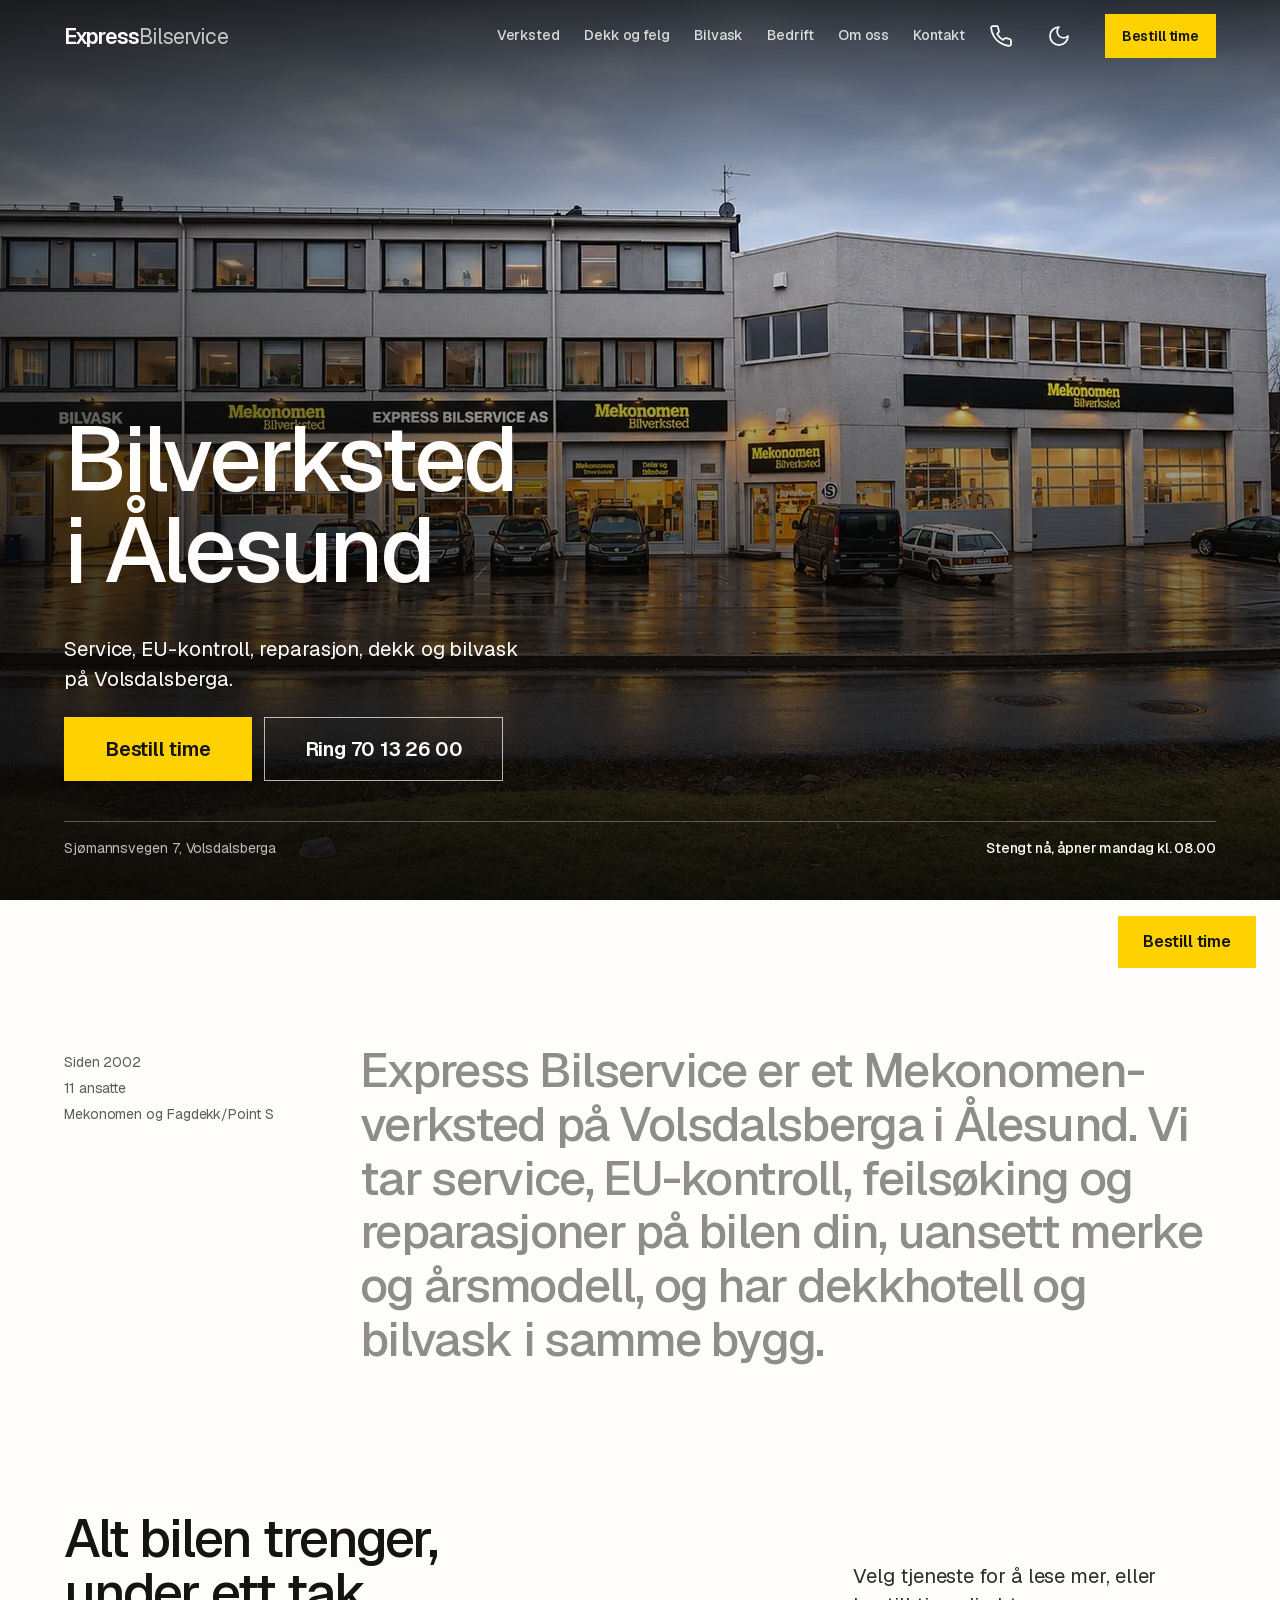
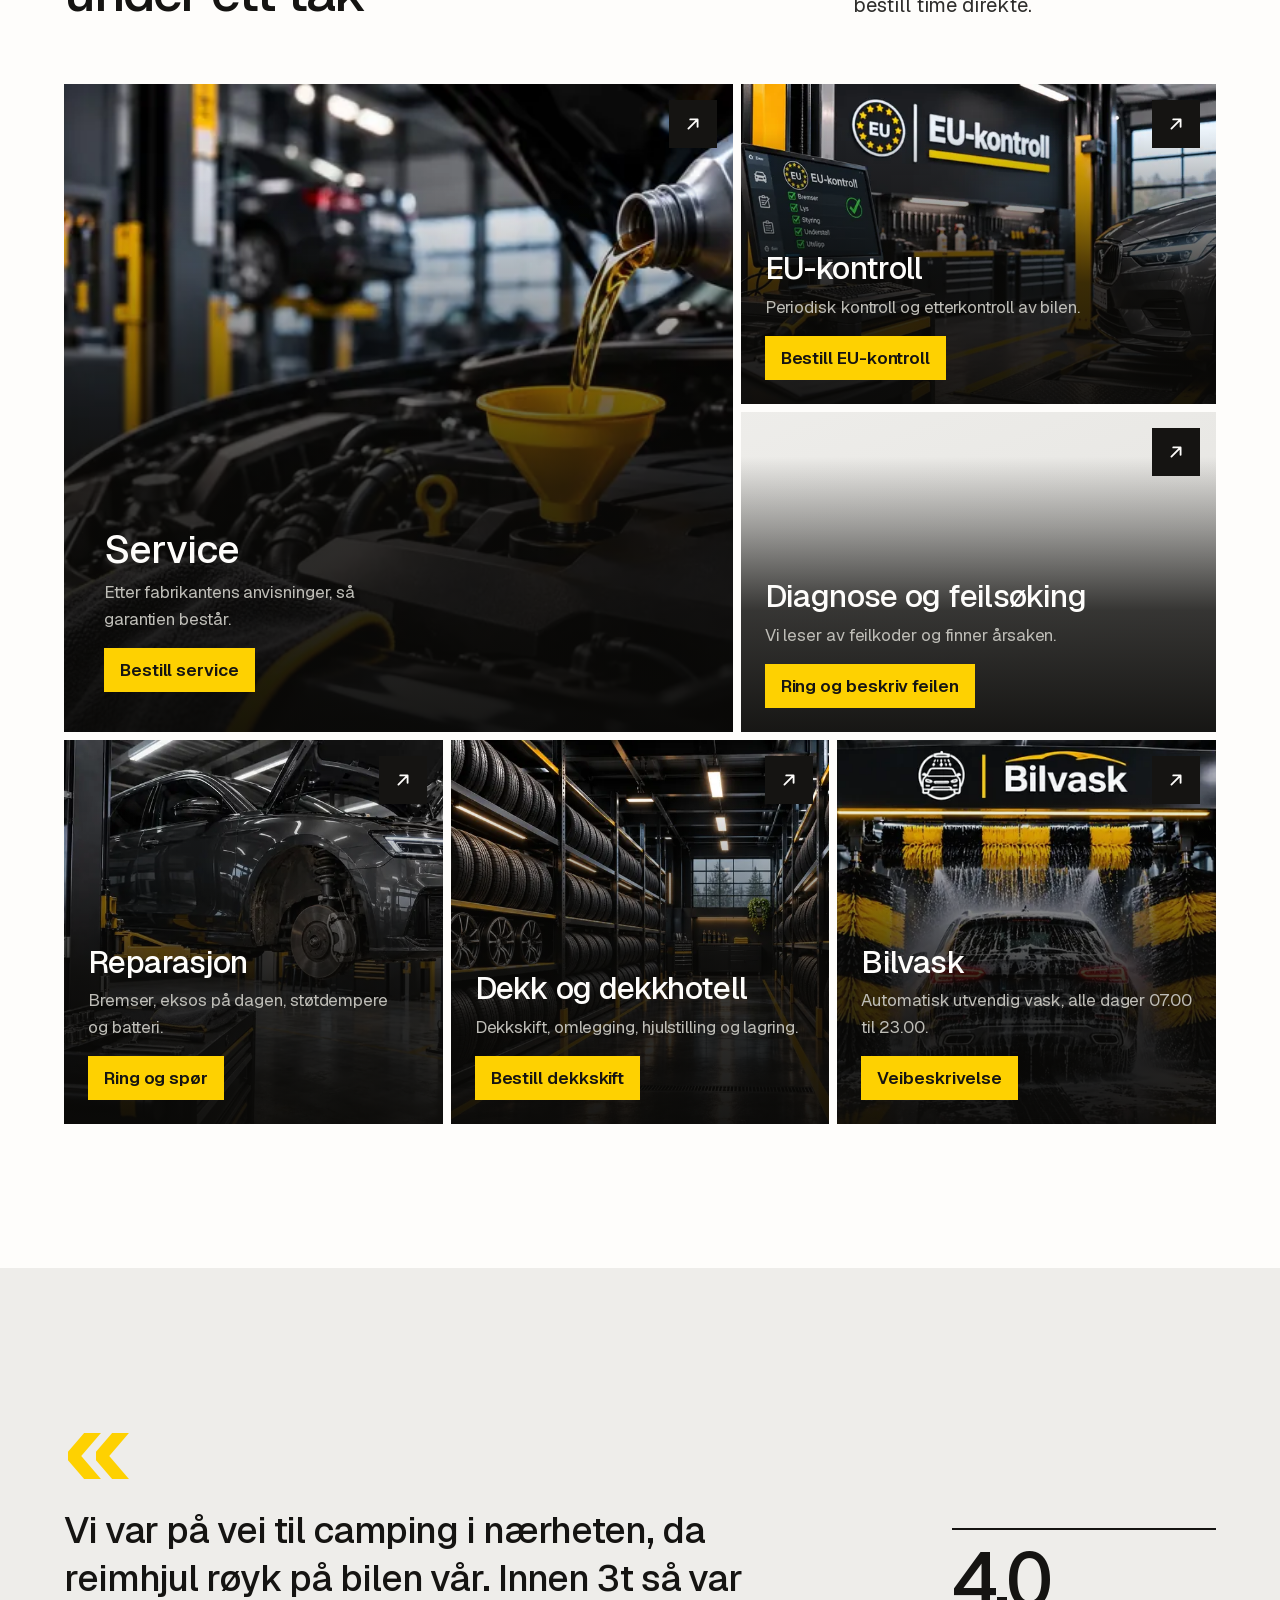
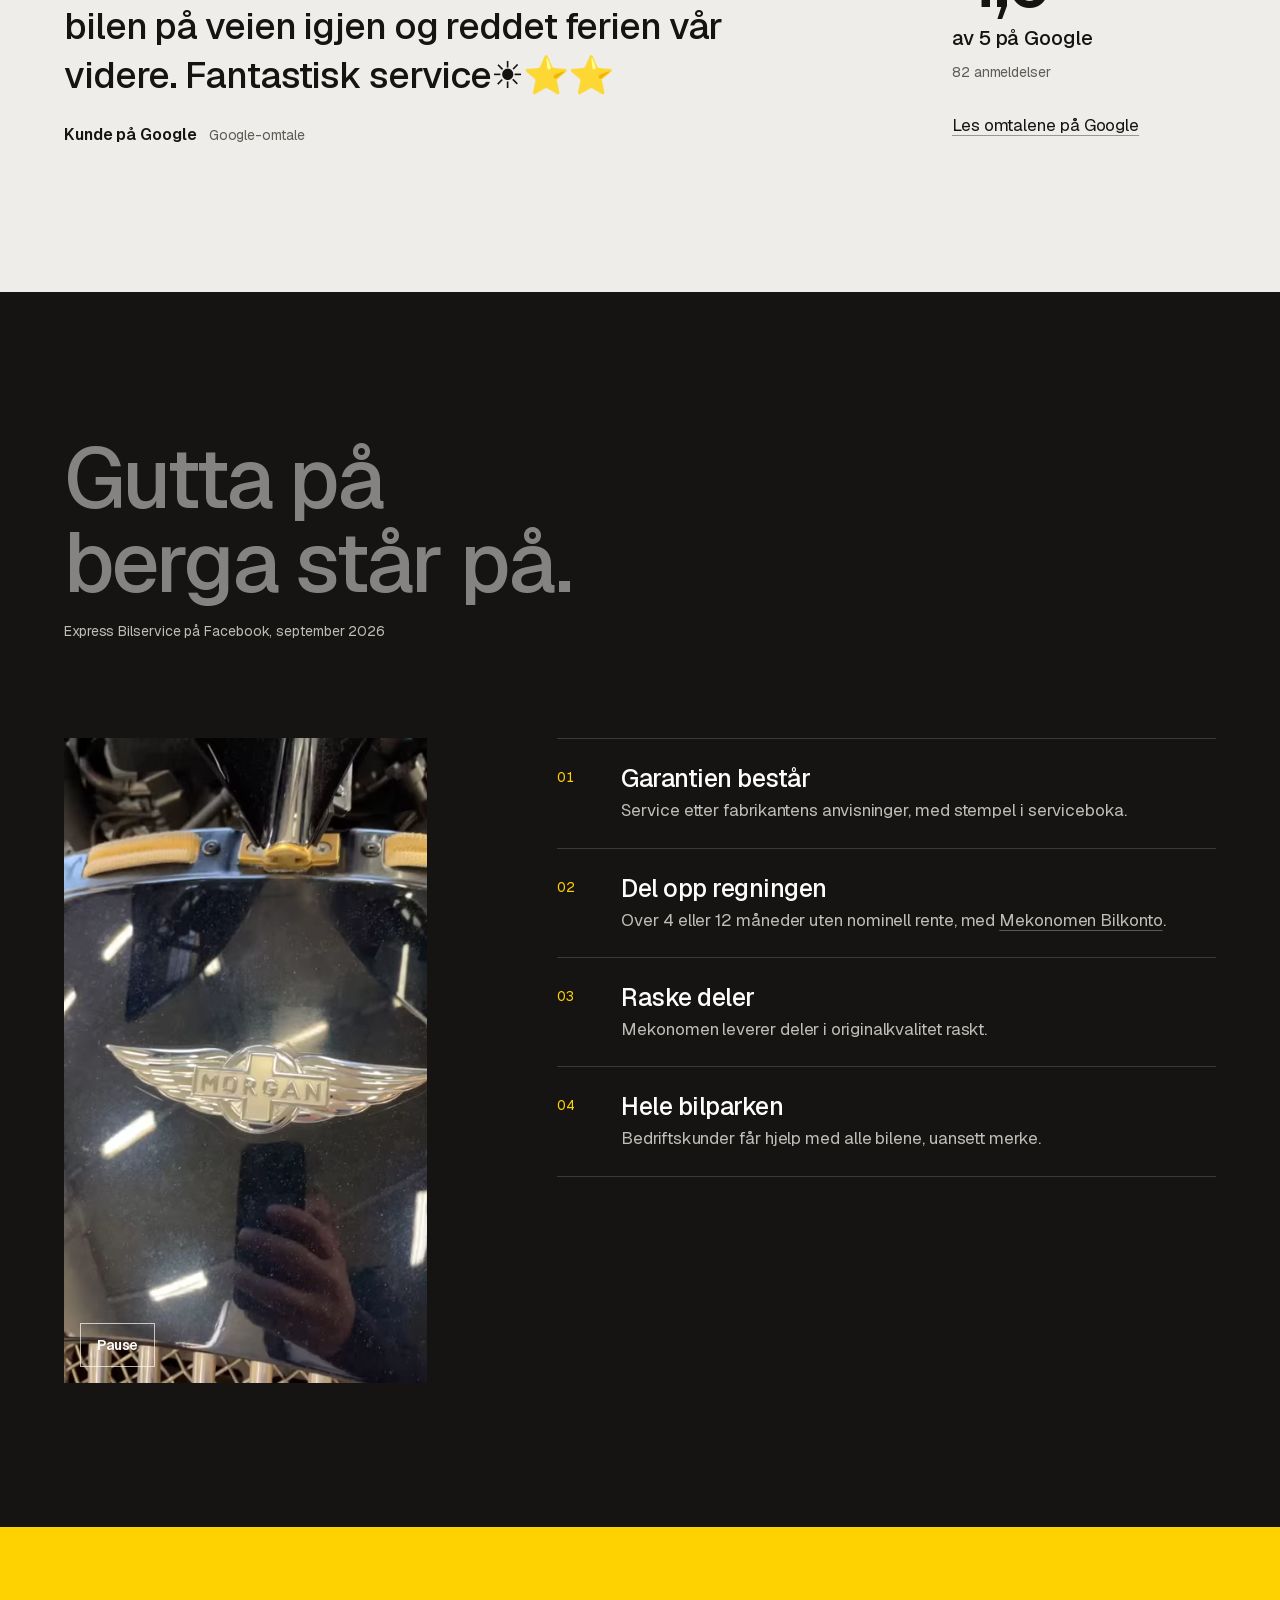
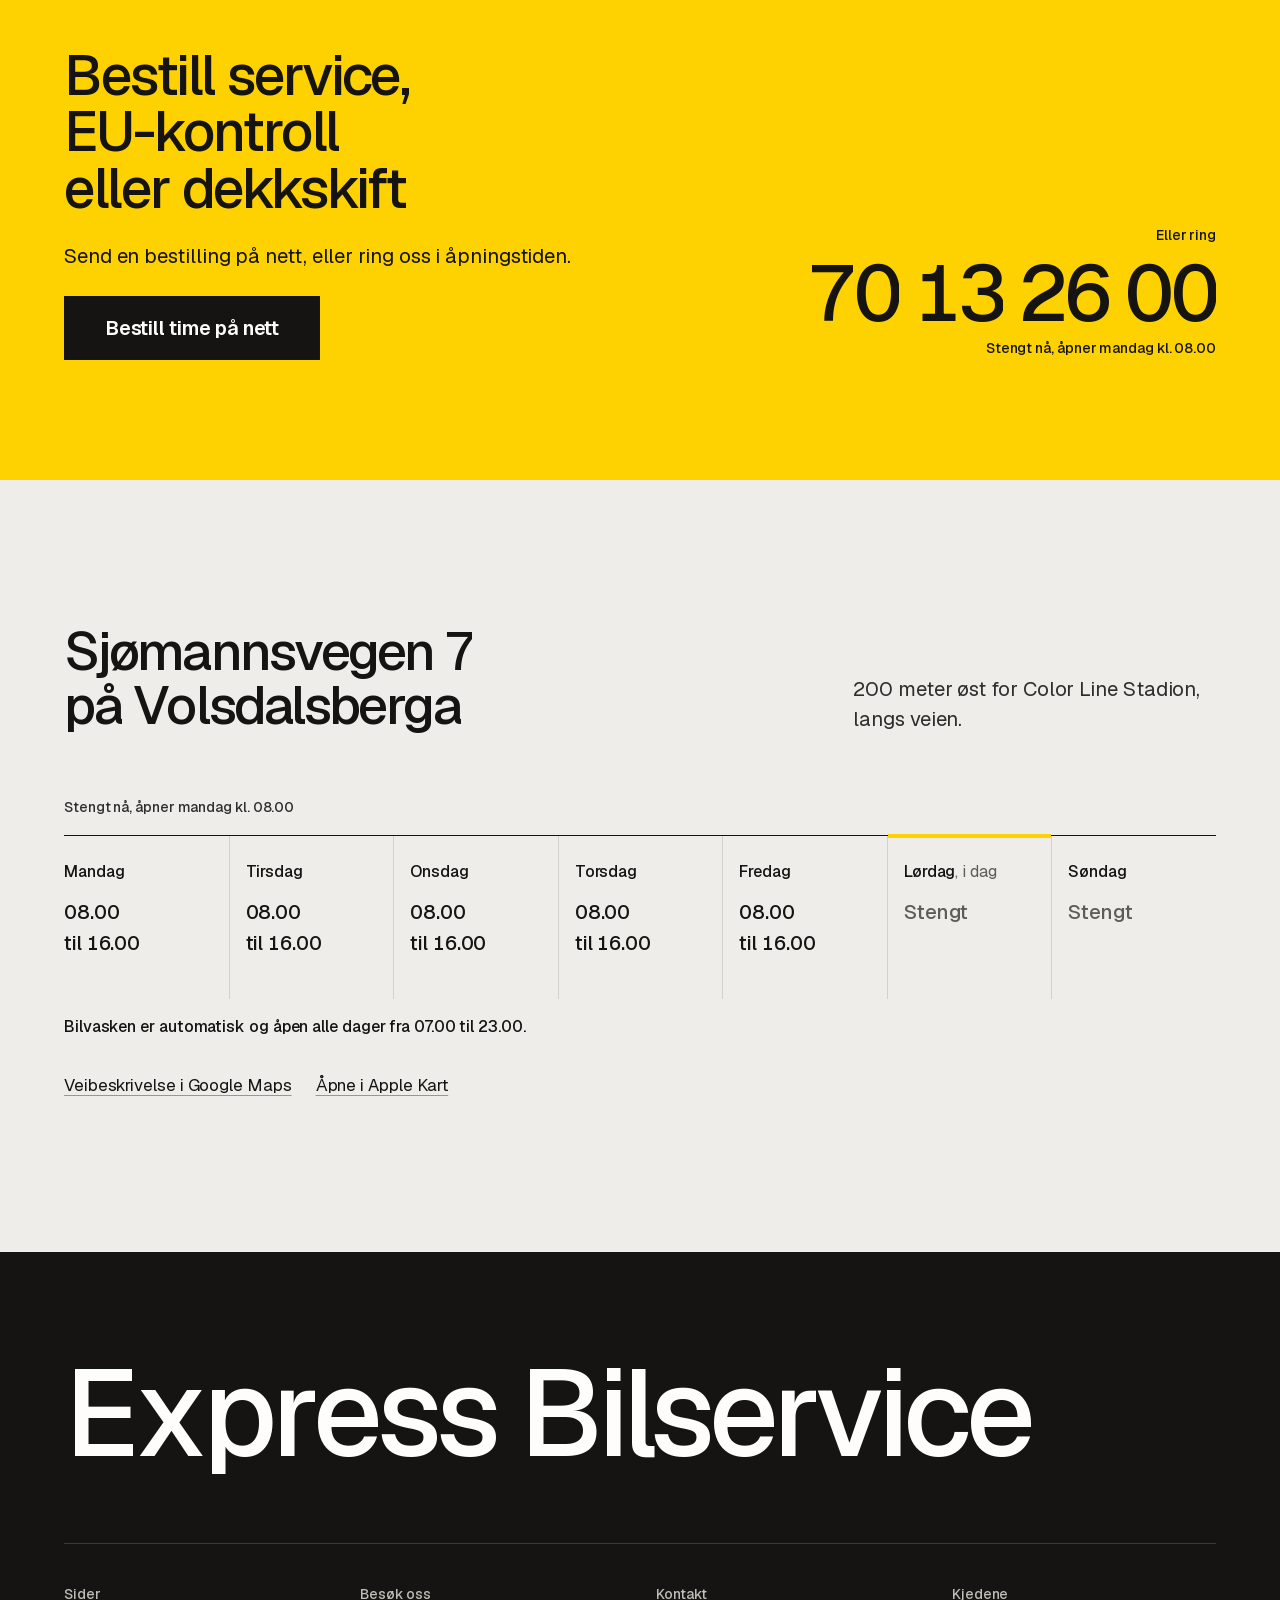
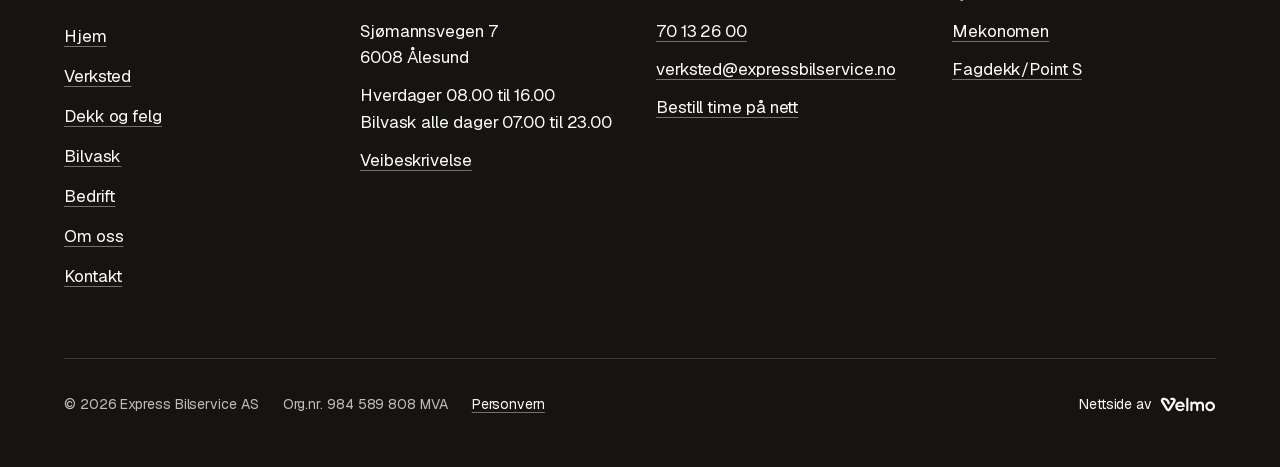
<file: index.html>
<!doctype html>
<html lang="nb">
<head>
  <meta charset="utf-8">
  <meta name="viewport" content="width=device-width, initial-scale=1, viewport-fit=cover">
  <title>Bilverksted og EU-kontroll i Ålesund | Express Bilservice</title>
  <meta name="description" content="Mekonomen-verksted på Volsdalsberga i Ålesund: service, EU-kontroll, diagnose, reparasjon, dekkhotell og bilvask. Ring 70 13 26 00.">
  <link rel="canonical" href="https://www.expressbilservice.no/">
  <meta name="robots" content="noindex, nofollow">
  <meta name="theme-color" content="#141414">
  <meta name="author" content="Velmo, velmo.no">
  <meta name="geo.region" content="NO-15">
  <meta name="geo.placename" content="Ålesund">
  <meta name="geo.position" content="62.46956;6.19339">
  <meta name="ICBM" content="62.46956, 6.19339">
  <meta name="format-detection" content="telephone=no">
  <meta property="og:type" content="website">
  <meta property="og:locale" content="nb_NO">
  <meta property="og:site_name" content="Express Bilservice">
  <meta property="og:title" content="Bilverksted og EU-kontroll i Ålesund | Express Bilservice">
  <meta property="og:description" content="Mekonomen-verksted på Volsdalsberga i Ålesund: service, EU-kontroll, diagnose, reparasjon, dekkhotell og bilvask. Ring 70 13 26 00.">
  <meta property="og:url" content="https://elieneama.github.io/express-bilservice-preview/">
  <meta property="og:image" content="https://elieneama.github.io/express-bilservice-preview/assets/brand/og-hjem.jpg">
  <meta property="og:image:type" content="image/jpeg">
  <meta property="og:image:width" content="1200">
  <meta property="og:image:height" content="630">
  <meta property="og:image:alt" content="Express Bilservice, bilverksted, dekkhotell og bilvask i Ålesund">
  <meta name="twitter:card" content="summary_large_image">
  <link rel="icon" href="favicon.svg?v=e9861fc3" type="image/svg+xml">
  <link rel="icon" href="favicon.ico?v=e9861fc3" sizes="48x48">
  <link rel="apple-touch-icon" href="apple-touch-icon.png?v=e9861fc3">
  <link rel="manifest" href="site.webmanifest">
  <link rel="preload" as="font" type="font/woff2" href="assets/fonts/geist.woff2" crossorigin>
  <link rel="preload" as="image" href="assets/img/bygg-kveld-m40-941.webp?v=1e204f71" imagesrcset="assets/img/bygg-kveld-m40-800.webp?v=2de76903 800w, assets/img/bygg-kveld-m40-941.webp?v=1e204f71 941w" imagesizes="100vw" media="(max-width: 40rem)" fetchpriority="high">
  <link rel="preload" as="image" href="assets/img/bygg-kveld-1600.webp?v=6ae3b700" imagesrcset="assets/img/bygg-kveld-800.webp?v=ba339b7c 800w, assets/img/bygg-kveld-1200.webp?v=85801f12 1200w, assets/img/bygg-kveld-1600.webp?v=6ae3b700 1600w, assets/img/bygg-kveld-1672.webp?v=ba9cb5f7 1672w" imagesizes="100vw" media="(min-width: 40.0625rem)" fetchpriority="high">
  <link rel="stylesheet" href="assets/css/bundle.css?v=f4195edea4">
  <script>(function(){var r=document.documentElement;r.classList.add('js');try{var m=localStorage.getItem('ebs-mode');if(m==='dark'||m==='light')r.dataset.mode=m;}catch(e){}var s=false;try{s=!!document.referrer&&new URL(document.referrer).origin===location.origin;}catch(e){}if(!matchMedia('(prefers-reduced-motion: reduce)').matches)r.classList.add(s?'is-nav':'is-first');})();</script>
  <script>window.SITE = {"hours":[["08:00","16:00"],["08:00","16:00"],["08:00","16:00"],["08:00","16:00"],["08:00","16:00"],null,null]};</script>
  <script type="application/ld+json">{"@context":"https://schema.org","@graph":[{"@type":["AutoRepair","TireShop"],"@id":"https://www.expressbilservice.no/#bedrift","name":"Express Bilservice","legalName":"Express Bilservice AS","url":"https://www.expressbilservice.no/","description":"Bilverksted, dekkhotell og bilvask på Volsdalsberga i Ålesund. Mekonomen-verksted og Fagdekk/Point S-verksted siden 2002.","telephone":"+47 70 13 26 00","email":"verksted@expressbilservice.no","image":["https://www.expressbilservice.no/assets/brand/og-hjem.jpg"],"address":{"@type":"PostalAddress","streetAddress":"Sjømannsvegen 7","postalCode":"6008","addressLocality":"Ålesund","addressRegion":"Møre og Romsdal","addressCountry":"NO"},"geo":{"@type":"GeoCoordinates","latitude":62.46956,"longitude":6.19339},"hasMap":"https://www.google.com/maps/search/?api=1&query=Express%20Bilservice%20AS%2C%20Sj%C3%B8mannsvegen%207%2C%206008%20%C3%85lesund","openingHoursSpecification":[{"@type":"OpeningHoursSpecification","dayOfWeek":["Monday","Tuesday","Wednesday","Thursday","Friday"],"opens":"08:00","closes":"16:00"}],"department":[{"@type":"AutoWash","@id":"https://www.expressbilservice.no/bilvask/#bilvask","name":"Express Bilservice bilvask","description":"Automatisk bilvask, åpen alle dager fra 07.00 til 23.00.","url":"https://www.expressbilservice.no/bilvask/","image":"https://www.expressbilservice.no/assets/brand/og-bilvask.jpg","telephone":"+47 70 13 26 00","address":{"@type":"PostalAddress","streetAddress":"Sjømannsvegen 7","postalCode":"6008","addressLocality":"Ålesund","addressRegion":"Møre og Romsdal","addressCountry":"NO"},"openingHoursSpecification":[{"@type":"OpeningHoursSpecification","dayOfWeek":["Monday","Tuesday","Wednesday","Thursday","Friday","Saturday","Sunday"],"opens":"07:00","closes":"23:00"}]}],"foundingDate":"2002","numberOfEmployees":{"@type":"QuantitativeValue","value":11},"vatID":"NO984589808MVA","identifier":{"@type":"PropertyValue","propertyID":"Organisasjonsnummer","value":"984589808"},"areaServed":[{"@type":"City","name":"Ålesund"},{"@type":"AdministrativeArea","name":"Sunnmøre"}],"memberOf":[{"@type":"Organization","name":"Mekonomen","url":"https://www.mekonomen.no/"},{"@type":"Organization","name":"Fagdekk / Point S","url":"https://www.point-s.no/"}],"sameAs":["https://www.mekonomen.no/bilverksteder/alesund/express-bilservice-as","https://www.point-s.no/dekk-verksted-naer-meg/alesund/express-bilservice","https://www.facebook.com/expressbilservice/","https://virksomhet.brreg.no/nb/oppslag/enheter/984589808"],"logo":"https://www.expressbilservice.no/icon-512.png?v=e9861fc3","knowsAbout":["Bilservice etter fabrikantens anvisninger","EU-kontroll","Diagnose og feilsøking","Reparasjon","Oljeskift","Bremser","Eksosanlegg","Støtdempere","Bilbatteri","Småreparasjoner","Feriesjekk og servicekontroll","Dekkhotell","Dekkskift","Dekkomlegging og avbalansering","Dekkreparasjon","Hjulstilling","Salg av dekk og felg","Bilvask","Automatisk utvendig bilvask","Verksted for bedrifter og bilpark"],"potentialAction":{"@type":"ReserveAction","name":"Bestill verkstedtime","target":{"@type":"EntryPoint","urlTemplate":"https://www.expressbilservice.no/bestill/","actionPlatform":["http://schema.org/DesktopWebPlatform","http://schema.org/MobileWebPlatform"]}},"hasOfferCatalog":{"@type":"OfferCatalog","name":"Tjenester","itemListElement":[{"@type":"Offer","itemOffered":{"@type":"Service","name":"Bilservice etter fabrikantens anvisninger"}},{"@type":"Offer","itemOffered":{"@type":"Service","name":"EU-kontroll"}},{"@type":"Offer","itemOffered":{"@type":"Service","name":"Diagnose og feilsøking"}},{"@type":"Offer","itemOffered":{"@type":"Service","name":"Reparasjon"}},{"@type":"Offer","itemOffered":{"@type":"Service","name":"Oljeskift"}},{"@type":"Offer","itemOffered":{"@type":"Service","name":"Bremser"}},{"@type":"Offer","itemOffered":{"@type":"Service","name":"Eksosanlegg"}},{"@type":"Offer","itemOffered":{"@type":"Service","name":"Støtdempere"}},{"@type":"Offer","itemOffered":{"@type":"Service","name":"Bilbatteri"}},{"@type":"Offer","itemOffered":{"@type":"Service","name":"Småreparasjoner"}},{"@type":"Offer","itemOffered":{"@type":"Service","name":"Feriesjekk og servicekontroll"}},{"@type":"Offer","itemOffered":{"@type":"Service","name":"Dekkhotell"}},{"@type":"Offer","itemOffered":{"@type":"Service","name":"Dekkskift"}},{"@type":"Offer","itemOffered":{"@type":"Service","name":"Dekkomlegging og avbalansering"}},{"@type":"Offer","itemOffered":{"@type":"Service","name":"Dekkreparasjon"}},{"@type":"Offer","itemOffered":{"@type":"Service","name":"Hjulstilling"}},{"@type":"Offer","itemOffered":{"@type":"Service","name":"Salg av dekk og felg"}},{"@type":"Offer","itemOffered":{"@type":"Service","name":"Bilvask"}},{"@type":"Offer","itemOffered":{"@type":"Service","name":"Automatisk utvendig bilvask"}},{"@type":"Offer","itemOffered":{"@type":"Service","name":"Verksted for bedrifter og bilpark"}}]}},{"@type":"WebSite","@id":"https://www.expressbilservice.no/#nettsted","url":"https://www.expressbilservice.no/","name":"Express Bilservice","inLanguage":"nb-NO","publisher":{"@id":"https://www.expressbilservice.no/#bedrift"}},{"@type":"WebPage","@id":"https://www.expressbilservice.no/#side","url":"https://www.expressbilservice.no/","name":"Bilverksted og EU-kontroll i Ålesund | Express Bilservice","description":"Mekonomen-verksted på Volsdalsberga i Ålesund: service, EU-kontroll, diagnose, reparasjon, dekkhotell og bilvask. Ring 70 13 26 00.","inLanguage":"nb-NO","isPartOf":{"@id":"https://www.expressbilservice.no/#nettsted"},"about":{"@id":"https://www.expressbilservice.no/#bedrift"},"breadcrumb":{"@type":"BreadcrumbList","itemListElement":[{"@type":"ListItem","position":1,"name":"Hjem","item":"https://www.expressbilservice.no/"}]},"primaryImageOfPage":"https://www.expressbilservice.no/assets/brand/og-hjem.jpg"}]}</script>
</head>
<body>
  <a class="skip" href="#main">Hopp til innholdet</a>
  <svg width="0" height="0" style="position:absolute" aria-hidden="true" focusable="false"><symbol id="i-phone" viewBox="0 0 24 24"><path d="M22 16.92v3a2 2 0 0 1-2.18 2 19.79 19.79 0 0 1-8.63-3.07 19.5 19.5 0 0 1-6-6 19.79 19.79 0 0 1-3.07-8.67A2 2 0 0 1 4.11 2h3a2 2 0 0 1 2 1.72 12.84 12.84 0 0 0 .7 2.81 2 2 0 0 1-.45 2.11L8.09 9.91a16 16 0 0 0 6 6l1.27-1.27a2 2 0 0 1 2.11-.45 12.84 12.84 0 0 0 2.81.7A2 2 0 0 1 22 16.92z"/></symbol><symbol id="i-moon" viewBox="0 0 24 24"><path d="M12 3a6 6 0 0 0 9 9 9 9 0 1 1-9-9Z"/></symbol><symbol id="i-sun" viewBox="0 0 24 24"><circle cx="12" cy="12" r="4"/><path d="M12 2v2M12 20v2M4.93 4.93l1.41 1.41M17.66 17.66l1.41 1.41M2 12h2M20 12h2M6.34 17.66l-1.41 1.41M19.07 4.93l-1.41 1.41"/></symbol></svg>
  <div class="loader on-night" aria-hidden="true">
    <p class="loader__word"><span class="l"><span class="li">Express</span></span><span class="l"><span class="li">Bilservice</span></span></p>
    <div class="loader__row"><span>Sjømannsvegen 7, Ålesund</span><span class="loader__count">000 %</span></div>
    <div class="loader__bar"><i></i></div>
  </div>
  <div class="curtain" aria-hidden="true"></div>
  <header class="nav">
    <div class="container nav__in">
      <a class="brand" href="./" aria-label="Express Bilservice, til forsiden"><span class="brand__a">Express</span> <span class="brand__b">Bilservice</span></a>
      <nav class="nav__links" aria-label="Hovedmeny">
        <ul>
          <li><a href="./verksted/">Verksted</a></li>
          <li><a href="./dekk/">Dekk og felg</a></li>
          <li><a href="./bilvask/">Bilvask</a></li>
          <li><a href="./bedrift/">Bedrift</a></li>
          <li><a href="./om-oss/">Om oss</a></li>
          <li><a href="./kontakt/">Kontakt</a></li>
        </ul>
      </nav>
      <a class="nav__tel" href="tel:+4770132600" aria-label="Ring 70 13 26 00"><svg class="icon" aria-hidden="true" focusable="false"><use href="#i-phone"/></svg><span>70 13 26 00</span></a>
      <button class="iconbtn" type="button" data-mode-toggle aria-label="Bytt til mørk modus" aria-pressed="false"><svg class="icon i-moon" aria-hidden="true" focusable="false"><use href="#i-moon"/></svg><svg class="icon i-sun" aria-hidden="true" focusable="false"><use href="#i-sun"/></svg></button>
      <a class="btn btn--primary btn--sm nav__book" href="./bestill/">Bestill time</a>
      <button class="burger" type="button" aria-expanded="false" aria-controls="meny"><span class="burger__lines" aria-hidden="true"><i></i><i></i></span><span class="burger__label">Meny</span></button>
    </div>
  </header>
  <div class="menu on-night" id="meny" hidden data-lenis-prevent>
    <ul>
      <li><a href="./" aria-current="page">Hjem</a></li>
      <li><a href="./verksted/">Verksted</a></li>
      <li><a href="./dekk/">Dekk og felg</a></li>
      <li><a href="./bilvask/">Bilvask</a></li>
      <li><a href="./bedrift/">Bedrift</a></li>
      <li><a href="./om-oss/">Om oss</a></li>
      <li><a href="./kontakt/">Kontakt</a></li>
    </ul>
    <div class="menu__foot">
      <a class="btn btn--primary" href="./bestill/">Bestill time</a>
      <a class="link" href="tel:+4770132600">70 13 26 00</a>
      <a class="link" href="mailto:verksted@expressbilservice.no">verksted@expressbilservice.no</a>
    </div>
  </div>
  <div class="dock on-night" inert>
    <a class="btn btn--primary" href="./bestill/">Bestill time</a>
    <a class="btn btn--ghost" href="tel:+4770132600"><svg class="icon" aria-hidden="true" focusable="false"><use href="#i-phone"/></svg>Ring</a>
  </div>
  <main id="main">
    <section class="hero on-night" aria-labelledby="hero-h">
      <div class="hero__media" data-slot="hero" data-alt="Verkstedet på Volsdalsberga i kveldslys"><picture><source media="(max-width: 40rem)" srcset="assets/img/bygg-kveld-m40-800.webp?v=2de76903 800w, assets/img/bygg-kveld-m40-941.webp?v=1e204f71 941w" sizes="100vw"><img src="assets/img/bygg-kveld-1600.webp?v=6ae3b700" srcset="assets/img/bygg-kveld-800.webp?v=ba339b7c 800w, assets/img/bygg-kveld-1200.webp?v=85801f12 1200w, assets/img/bygg-kveld-1600.webp?v=6ae3b700 1600w, assets/img/bygg-kveld-1672.webp?v=ba9cb5f7 1672w" sizes="(max-width: 40rem) 180vw, 100vw" width="1672" height="941" alt="Express Bilservice på Volsdalsberga i kveldslys, med skiltene Bilvask, Express Bilservice AS og Mekonomen over portene" fetchpriority="high" decoding="async" style="object-position: 40% 60%"></picture></div>
      <div class="hero__scrim" aria-hidden="true"></div>
      <div class="container hero__in">
        <h1 id="hero-h" class="hero__h" data-split>Bilverksted i Ålesund</h1>
        <div class="hero__say">
          <p class="lead">Service, EU-kontroll, reparasjon, dekk og bilvask på Volsdalsberga.</p>
          <div class="actions"><a class="btn btn--primary btn--lg" href="./bestill/">Bestill time</a><a class="btn btn--ghost btn--lg" href="tel:+4770132600">Ring 70 13 26 00</a></div>
        </div>
        <div class="hero__corner"><span>Sjømannsvegen 7, Volsdalsberga</span><span class="status" data-status role="status" hidden></span></div>
      </div>
    </section>

    <section class="sec intro" aria-label="Om verkstedet">
      <div class="container intro__grid">
        <ul class="intro__facts" role="list"><li>Siden 2002</li><li>11 ansatte</li><li>Mekonomen og Fagdekk/Point S</li></ul>
        <p class="intro__text" data-scrub>Express Bilservice er et Mekonomen-verksted på Volsdalsberga i Ålesund. Vi tar service, EU-kontroll, feilsøking og reparasjoner på bilen din, uansett merke og årsmodell, og har dekkhotell og bilvask i samme bygg.</p>
      </div>
    </section>

    <section class="sec services" aria-labelledby="svc-h">
      <div class="container">
        <div class="head12">
          <h2 id="svc-h" data-split>Alt bilen trenger, under ett tak</h2>
          <p class="lead">Velg tjeneste for å lese mer, eller bestill time direkte.</p>
        </div>
        <ul class="svc" role="list" data-stagger>
          <li class="svc__card">
            <figure class="frame svc__frame" data-slot="kort-service" data-alt="Eget bilde for service"><img src="assets/img/oljeskift-1600.webp?v=725fd44e" srcset="assets/img/oljeskift-800.webp?v=e637995c 800w, assets/img/oljeskift-1200.webp?v=c76b3e00 1200w, assets/img/oljeskift-1600.webp?v=725fd44e 1600w, assets/img/oljeskift-1672.webp?v=cd1f7be4 1672w" sizes="(min-width: 60rem) 56vw, 100vw" width="1672" height="941" alt="Motorolje helles gjennom en gul trakt i motorrommet på en bil" loading="lazy" fetchpriority="low" decoding="async" style="object-position: 70% 55%"></figure>
            <div class="svc__body">
              <h3 class="svc__t"><a href="./verksted/#service">Service</a></h3>
              <p class="svc__l">Etter fabrikantens anvisninger, så garantien består.</p>
              <a class="svc__book" href="./bestill/?tjeneste=service">Bestill service</a>
            </div>
            <span class="svc__go" aria-hidden="true"><svg viewBox="0 0 24 24" focusable="false"><path d="M7 17 17 7M9 7h8v8"/></svg></span>
          </li>
          <li class="svc__card">
            <figure class="frame svc__frame" data-slot="kort-eu-kontroll" data-alt="Eget bilde for eu-kontroll"><img src="assets/img/eu-kontroll-1600.webp?v=fffa3218" srcset="assets/img/eu-kontroll-800.webp?v=5efa8710 800w, assets/img/eu-kontroll-1200.webp?v=c15e12b3 1200w, assets/img/eu-kontroll-1600.webp?v=fffa3218 1600w, assets/img/eu-kontroll-1672.webp?v=a552291e 1672w" sizes="(min-width: 60rem) 40vw, (min-width: 40rem) 50vw, 100vw" width="1672" height="941" alt="Skjerm med sjekkliste for EU-kontroll ved siden av en bil på bremseprøvebenken" loading="lazy" fetchpriority="low" decoding="async" style="object-position: 22% 50%"></figure>
            <div class="svc__body">
              <h3 class="svc__t"><a href="./verksted/#eu-kontroll">EU-kontroll</a></h3>
              <p class="svc__l">Periodisk kontroll og etterkontroll av bilen.</p>
              <a class="svc__book" href="./bestill/?tjeneste=eu-kontroll">Bestill EU-kontroll</a>
            </div>
            <span class="svc__go" aria-hidden="true"><svg viewBox="0 0 24 24" focusable="false"><path d="M7 17 17 7M9 7h8v8"/></svg></span>
          </li>
          <li class="svc__card">
            <figure class="frame svc__frame" data-slot="kort-diagnose" data-alt="Eget bilde for diagnose og feilsøking"><img src="assets/img/diagnose-1600.webp?v=615b10a0" srcset="assets/img/diagnose-800.webp?v=86d7020d 800w, assets/img/diagnose-1200.webp?v=3fa68feb 1200w, assets/img/diagnose-1600.webp?v=615b10a0 1600w, assets/img/diagnose-1671.webp?v=13479d3d 1671w" sizes="(min-width: 60rem) 40vw, (min-width: 40rem) 50vw, 100vw" width="1671" height="941" alt="Diagnoseverktøy koblet til bilen, med feilkoder og motordata på skjermen" loading="lazy" fetchpriority="low" decoding="async" style="object-position: 62% 50%"></figure>
            <div class="svc__body">
              <h3 class="svc__t"><a href="./verksted/#diagnose">Diagnose og feilsøking</a></h3>
              <p class="svc__l">Vi leser av feilkoder og finner årsaken.</p>
              <a class="svc__book" href="tel:+4770132600">Ring og beskriv feilen</a>
            </div>
            <span class="svc__go" aria-hidden="true"><svg viewBox="0 0 24 24" focusable="false"><path d="M7 17 17 7M9 7h8v8"/></svg></span>
          </li>
          <li class="svc__card">
            <figure class="frame svc__frame" data-slot="kort-reparasjon" data-alt="Eget bilde for reparasjon"><img src="assets/img/reparasjon-1448.webp?v=3504a916" srcset="assets/img/reparasjon-800.webp?v=707eaae9 800w, assets/img/reparasjon-1200.webp?v=54ba9106 1200w, assets/img/reparasjon-1448.webp?v=3504a916 1448w" sizes="(min-width: 60rem) 40vw, (min-width: 40rem) 50vw, 100vw" width="1448" height="1086" alt="Bil på løftebukk i verkstedet, med forhjulet av og bremseskiven synlig" loading="lazy" fetchpriority="low" decoding="async" style="object-position: 50% 50%"></figure>
            <div class="svc__body">
              <h3 class="svc__t"><a href="./verksted/#reparasjon">Reparasjon</a></h3>
              <p class="svc__l">Bremser, eksos på dagen, støtdempere og batteri.</p>
              <a class="svc__book" href="tel:+4770132600">Ring og spør</a>
            </div>
            <span class="svc__go" aria-hidden="true"><svg viewBox="0 0 24 24" focusable="false"><path d="M7 17 17 7M9 7h8v8"/></svg></span>
          </li>
          <li class="svc__card">
            <figure class="frame svc__frame" data-slot="kort-dekk" data-alt="Eget bilde for dekk og dekkhotell"><img src="assets/img/dekkhotell-1448.webp?v=d71d2b89" srcset="assets/img/dekkhotell-800.webp?v=ea77168e 800w, assets/img/dekkhotell-1200.webp?v=e1ff2ad4 1200w, assets/img/dekkhotell-1448.webp?v=d71d2b89 1448w" sizes="(min-width: 60rem) 40vw, (min-width: 40rem) 50vw, 100vw" width="1448" height="1086" alt="Dekkhotell med lange hyller fulle av dekk og hjul" loading="lazy" fetchpriority="low" decoding="async" style="object-position: 50% 50%"></figure>
            <div class="svc__body">
              <h3 class="svc__t"><a href="./dekk/">Dekk og dekkhotell</a></h3>
              <p class="svc__l">Dekkskift, omlegging, hjulstilling og lagring.</p>
              <a class="svc__book" href="./bestill/?tjeneste=dekk">Bestill dekkskift</a>
            </div>
            <span class="svc__go" aria-hidden="true"><svg viewBox="0 0 24 24" focusable="false"><path d="M7 17 17 7M9 7h8v8"/></svg></span>
          </li>
          <li class="svc__card">
            <figure class="frame svc__frame" data-slot="kort-bilvask" data-alt="Eget bilde for bilvask"><img src="assets/img/bilvask-1600.webp?v=711da6ae" srcset="assets/img/bilvask-800.webp?v=c2183291 800w, assets/img/bilvask-1200.webp?v=fe0dc837 1200w, assets/img/bilvask-1600.webp?v=711da6ae 1600w, assets/img/bilvask-1672.webp?v=7c8f25cf 1672w" sizes="(min-width: 60rem) 40vw, (min-width: 40rem) 50vw, 100vw" width="1672" height="941" alt="Automatisk bilvaskemaskin med gule og sorte børster rundt en bil i skum" loading="lazy" fetchpriority="low" decoding="async" style="object-position: 50% 28%"></figure>
            <div class="svc__body">
              <h3 class="svc__t"><a href="./bilvask/">Bilvask</a></h3>
              <p class="svc__l">Automatisk utvendig vask, alle dager 07.00 til 23.00.</p>
              <a class="svc__book" href="https://www.google.com/maps/search/?api=1&query=Express%20Bilservice%20AS%2C%20Sj%C3%B8mannsvegen%207%2C%206008%20%C3%85lesund">Veibeskrivelse</a>
            </div>
            <span class="svc__go" aria-hidden="true"><svg viewBox="0 0 24 24" focusable="false"><path d="M7 17 17 7M9 7h8v8"/></svg></span>
          </li>
        </ul>
      </div>
    </section>

    <section class="sec reviews block" aria-labelledby="rev-h">
      <div class="container reviews__grid">
        <h2 id="rev-h" class="visually-hidden">Kundeomtaler</h2>
        <div class="quotes" data-stagger>
          <figure class="quote">
            <span class="quote__mark" aria-hidden="true">«</span>
            <blockquote cite="https://www.google.com/maps/search/?api=1&query=Express%20Bilservice%20AS%2C%20Sj%C3%B8mannsvegen%207%2C%206008%20%C3%85lesund"><p>Vi var på vei til camping i nærheten, da reimhjul røyk på bilen vår. Innen 3t så var bilen på veien igjen og reddet ferien vår videre. Fantastisk service☀️⭐️⭐️</p></blockquote>
            <figcaption><strong>Kunde på Google</strong>Google-omtale</figcaption>
          </figure>
        </div>
        <div class="score">
          <p class="score__n" data-count-dec="4,0">4,0</p>
          <p class="score__l">av 5 på Google</p>
          <p class="score__s">82 anmeldelser</p>
          <a class="link" href="https://www.google.com/maps/search/?api=1&query=Express%20Bilservice%20AS%2C%20Sj%C3%B8mannsvegen%207%2C%206008%20%C3%85lesund">Les omtalene på Google</a>
        </div>
      </div>
    </section>

    <section class="dark" aria-labelledby="dark-h">
      <div class="container">
        <h2 id="dark-h" class="dark__say" data-scrub>Gutta på berga står på.</h2>
        <p class="dark__by">Express Bilservice på Facebook, september 2026</p>
        <div class="dark__grid">
          <figure class="reel__frame" data-loop>
            <video muted loop playsinline preload="none" poster="assets/video/verksted-plakat.webp" aria-label="Klipp fra verkstedet: en klassisk bil sett tett på">
              <source src="assets/video/verksted.mp4" type="video/mp4">
              <source src="assets/video/verksted.webm" type="video/webm">
            </video>
            <button class="btn btn--ghost btn--sm reel__toggle" type="button" data-loop-toggle aria-pressed="true">Pause</button>
          </figure>
          <ol class="reasons" data-stagger>
            <li><h3>Garantien består</h3><p>Service etter fabrikantens anvisninger, med stempel i serviceboka.</p></li>
            <li><h3>Del opp regningen</h3><p>Over 4 eller 12 måneder uten nominell rente, med <a class="link" href="https://www.mekonomen.no/hvorfor-velge-mekonomen/bilkonto">Mekonomen Bilkonto</a>.</p></li>
            <li><h3>Raske deler</h3><p>Mekonomen leverer deler i originalkvalitet raskt.</p></li>
            <li><h3>Hele bilparken</h3><p>Bedriftskunder får hjelp med alle bilene, uansett merke.</p></li>
          </ol>
        </div>
      </div>
    </section>

    <section class="book" id="bestill" aria-labelledby="book-h">
      <div class="container book__grid">
        <div class="book__text">
          <h2 id="book-h" data-split>Bestill service, EU-kontroll eller dekkskift</h2>
          <p class="book__lead">Send en bestilling på nett, eller ring oss i åpningstiden.</p>
          <a class="btn btn--dark btn--lg" href="./bestill/">Bestill time på nett</a>
        </div>
        <div class="book__call">
          <small>Eller ring</small>
          <a class="book__num" href="tel:+4770132600" data-digits aria-label="Ring 70 13 26 00">70 13 26 00</a>
          <p class="status" data-status role="status" hidden></p>
        </div>
      </div>
    </section>
    
    <section class="sec visit block" id="apent" aria-labelledby="apent-h">
      <div class="container">
        <div class="head12">
          <h2 id="apent-h" data-split>Sjømannsvegen 7 på Volsdalsberga</h2>
          <p class="lead">200 meter øst for Color Line Stadion, langs veien.</p>
        </div>
        <p class="status" data-status role="status" hidden></p>
        <dl class="week" data-hours aria-label="Åpningstider for verkstedet"><div><dt>Mandag</dt><dd><span>08.00</span> <span>til 16.00</span></dd></div><div><dt>Tirsdag</dt><dd><span>08.00</span> <span>til 16.00</span></dd></div><div><dt>Onsdag</dt><dd><span>08.00</span> <span>til 16.00</span></dd></div><div><dt>Torsdag</dt><dd><span>08.00</span> <span>til 16.00</span></dd></div><div><dt>Fredag</dt><dd><span>08.00</span> <span>til 16.00</span></dd></div><div class="is-closed"><dt>Lørdag</dt><dd>Stengt</dd></div><div class="is-closed"><dt>Søndag</dt><dd>Stengt</dd></div></dl>
        <p class="visit__wash">Bilvasken er automatisk og åpen alle dager fra 07.00 til 23.00.</p>
        <p class="visit__links"><a class="link" href="https://www.google.com/maps/search/?api=1&query=Express%20Bilservice%20AS%2C%20Sj%C3%B8mannsvegen%207%2C%206008%20%C3%85lesund">Veibeskrivelse i Google Maps</a><a class="link" href="https://maps.apple.com/?q=Express%20Bilservice&address=Sj%C3%B8mannsvegen%207%2C%206008%20%C3%85lesund&ll=62.46956,6.19339">Åpne i Apple Kart</a></p>
        
      </div>
    </section>
  </main>
  <footer class="foot on-night">
    <div class="container">
      <p class="foot__mast" aria-hidden="true"><span>Express Bilservice</span></p>
      <div class="foot__grid">
        <nav aria-label="Sider">
          <p class="foot__h">Sider</p>
          <ul>
            <li><a class="link" href="./">Hjem</a></li>
            <li><a class="link" href="./verksted/">Verksted</a></li>
            <li><a class="link" href="./dekk/">Dekk og felg</a></li>
            <li><a class="link" href="./bilvask/">Bilvask</a></li>
            <li><a class="link" href="./bedrift/">Bedrift</a></li>
            <li><a class="link" href="./om-oss/">Om oss</a></li>
            <li><a class="link" href="./kontakt/">Kontakt</a></li>
          </ul>
        </nav>
        <div>
          <p class="foot__h">Besøk oss</p>
          <p>Sjømannsvegen 7<br>6008 Ålesund</p>
          <p>Hverdager 08.00 til 16.00<br>Bilvask alle dager 07.00 til 23.00</p>
          <p><a class="link" href="https://www.google.com/maps/search/?api=1&query=Express%20Bilservice%20AS%2C%20Sj%C3%B8mannsvegen%207%2C%206008%20%C3%85lesund">Veibeskrivelse</a></p>
        </div>
        <div>
          <p class="foot__h">Kontakt</p>
          <p><a class="link" href="tel:+4770132600">70 13 26 00</a></p>
          <p><a class="link" href="mailto:verksted@expressbilservice.no">verksted@expressbilservice.no</a></p>
          <p><a class="link" href="./bestill/">Bestill time på nett</a></p>
        </div>
        <div>
          <p class="foot__h">Kjedene</p>
          <p><a class="link" href="https://www.mekonomen.no/bilverksteder/alesund/express-bilservice-as">Mekonomen</a></p>
          <p><a class="link" href="https://www.point-s.no/dekk-verksted-naer-meg/alesund/express-bilservice">Fagdekk/Point S</a></p>
        </div>
      </div>
      <div class="foot__base">
        <p class="foot__legal"><span>&copy; <span data-year>2026</span> Express Bilservice AS</span><span>Org.nr. 984 589 808 MVA</span><a class="link" href="./personvern/">Personvern</a></p>
        <a class="credit" href="https://velmo.no" aria-label="Nettside av Velmo, velmo.no"><span>Nettside av</span><span class="credit__logo" aria-hidden="true"></span></a>
        
      </div>
    </div>
  </footer>
  <script>window.hallmarkSlots = (m) => { for (const [k, v] of Object.entries(m)) { const s = document.querySelector(`[data-slot="${k}"]`); if (!s) continue; const im = new Image(); im.src = typeof v === 'string' ? v : v.src; im.alt = (typeof v === 'object' && v.alt) || s.dataset.alt || ''; s.querySelectorAll(':scope > img').forEach((o) => o.remove()); s.prepend(im); } };
  document.querySelectorAll('[data-slot] img').forEach((i) => { if (i.complete && !i.naturalWidth) i.remove(); else i.addEventListener('error', () => i.remove(), { once: true }); });</script>
  <script src="assets/vendor/gsap.min.js" defer></script>
  <script src="assets/vendor/ScrollTrigger.min.js" defer></script>
  <script src="assets/vendor/lenis.min.js" defer></script>
  <script src="assets/js/site.js?v=ecf5578af8" defer></script>
</body>
</html>
</file>
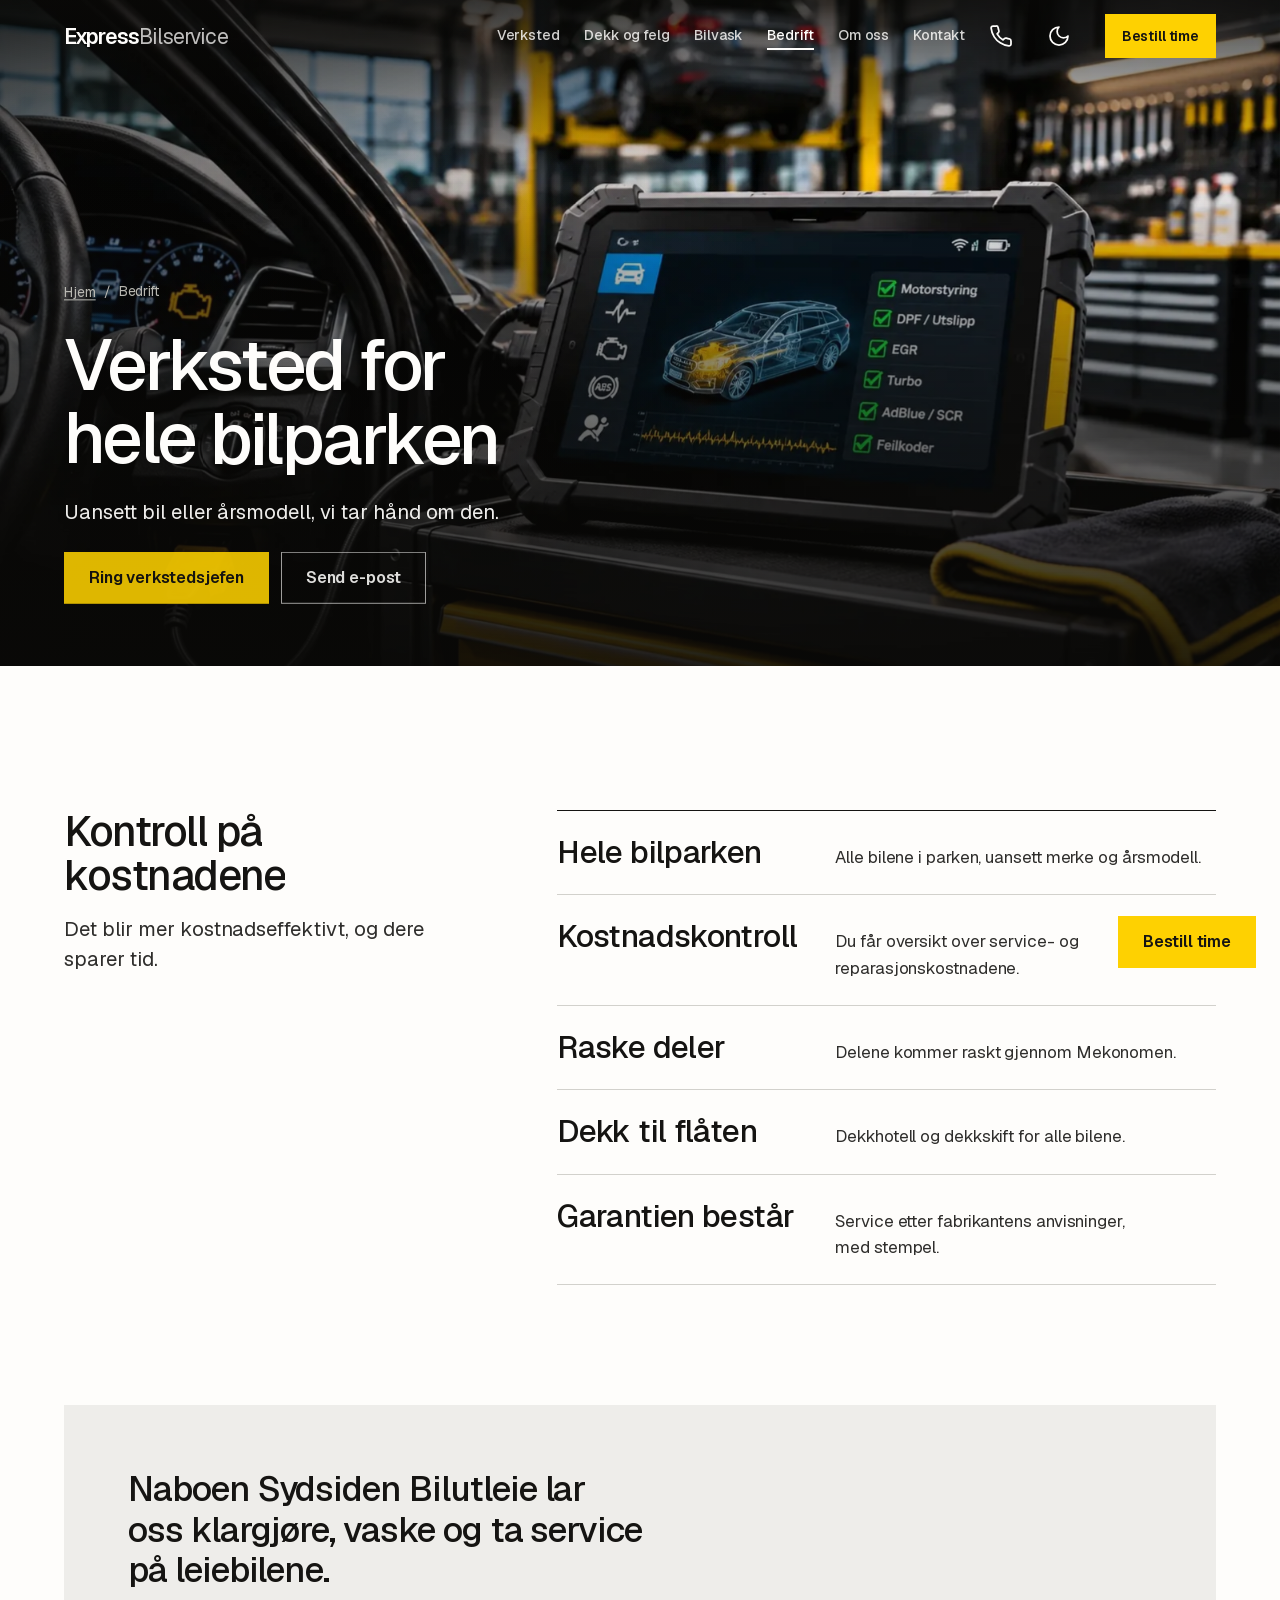
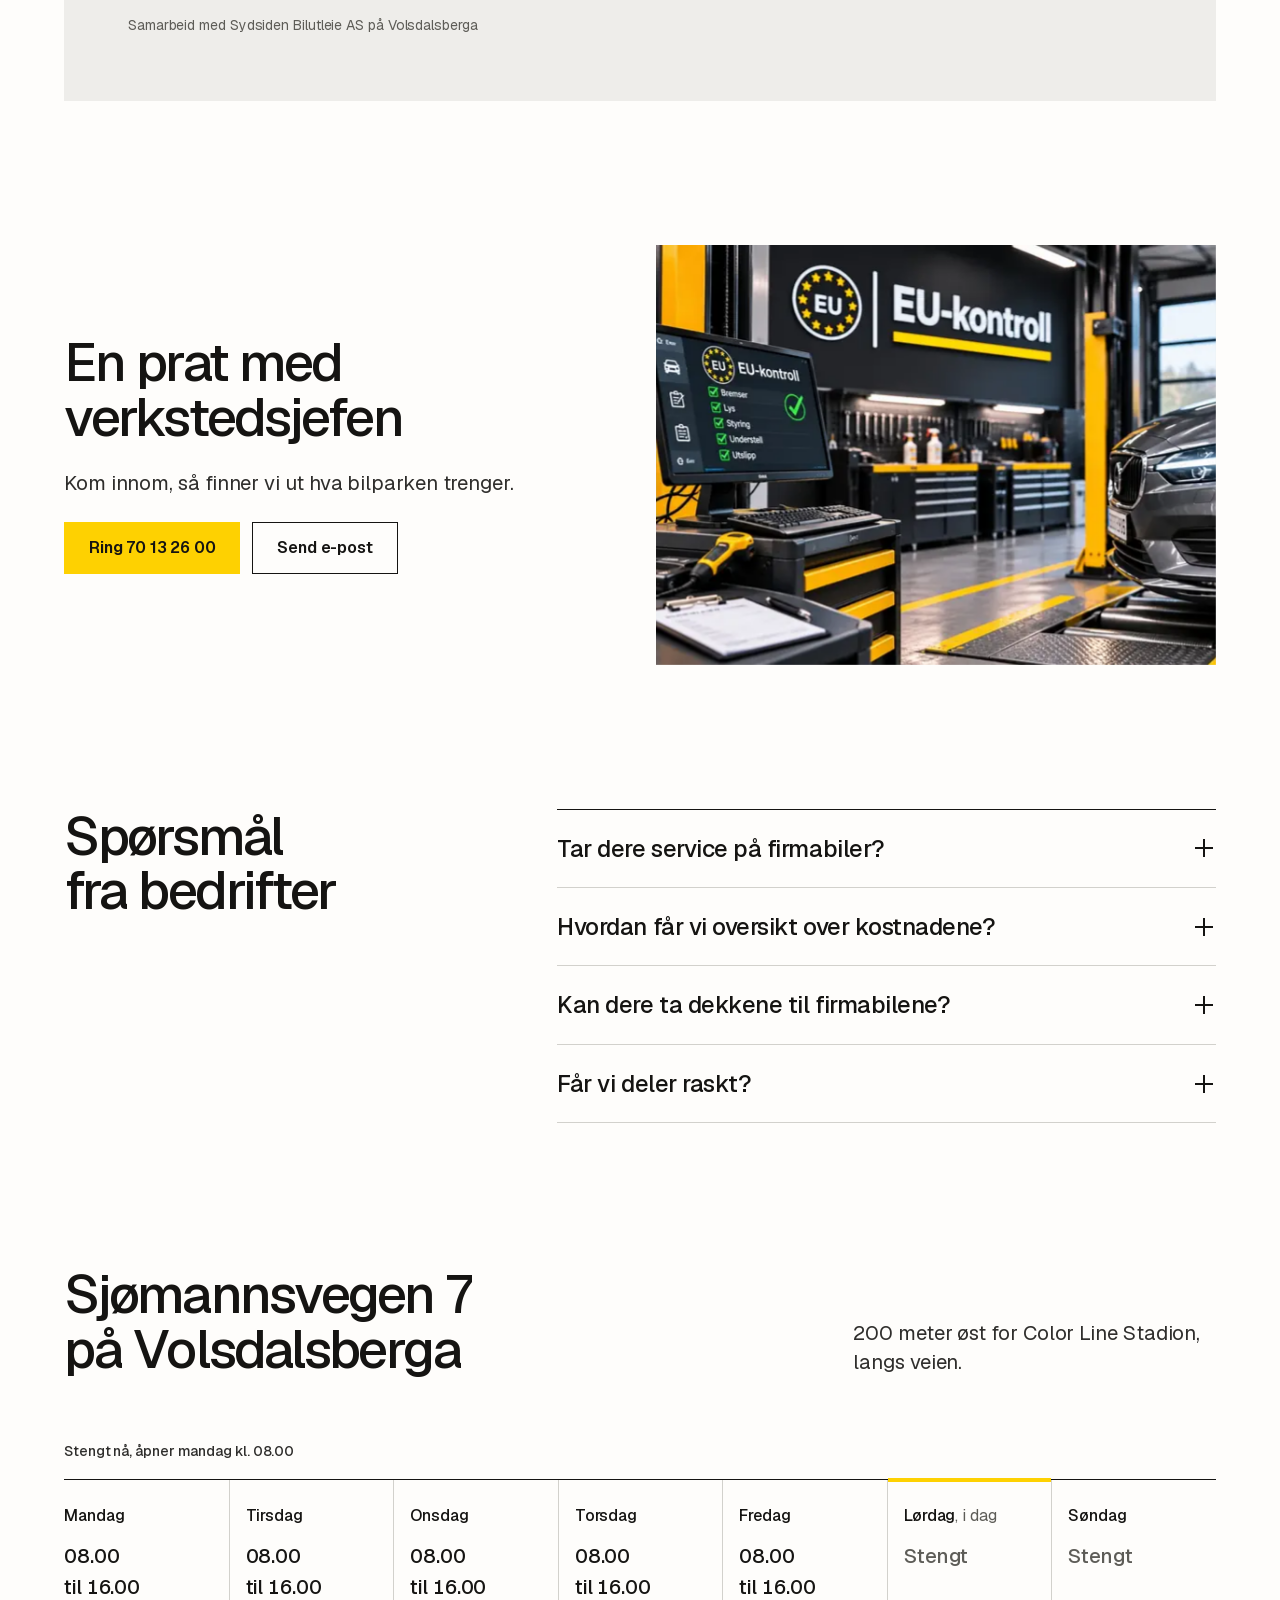
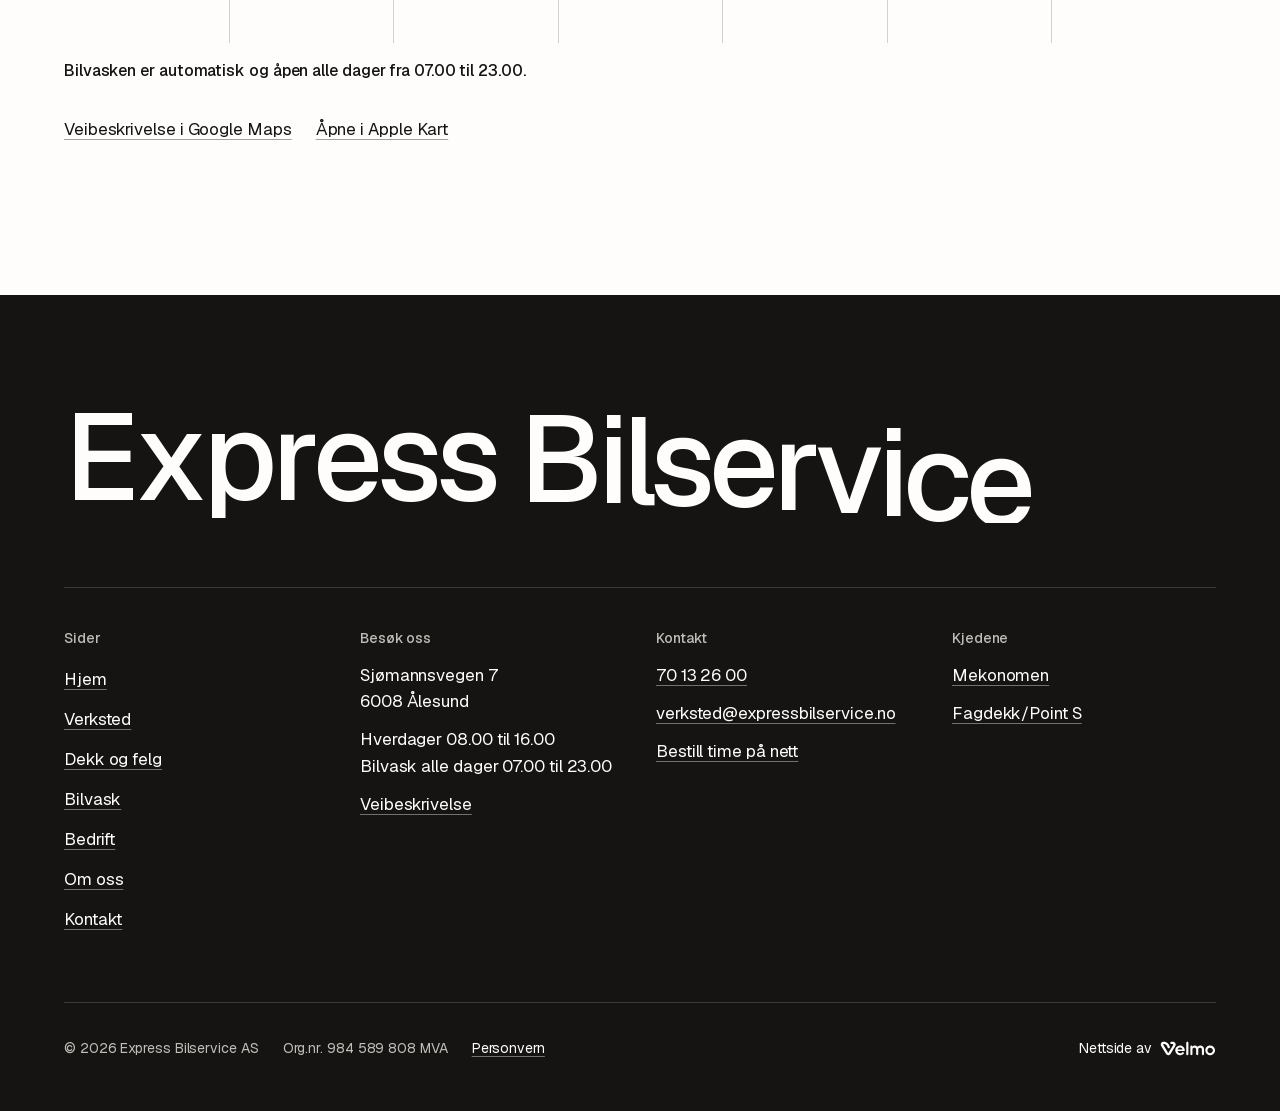
<file: bedrift/index.html>
<!doctype html>
<html lang="nb">
<head>
  <meta charset="utf-8">
  <meta name="viewport" content="width=device-width, initial-scale=1, viewport-fit=cover">
  <title>Firmabil og bilpark i Ålesund | Express Bilservice</title>
  <meta name="description" content="Som bedriftskunde hos Express Bilservice får du kontroll på service- og reparasjonskostnadene. Vi tar hånd om hele bilparken, uansett bil og årsmodell.">
  <link rel="canonical" href="https://www.expressbilservice.no/bedrift/">
  <meta name="robots" content="noindex, nofollow">
  <meta name="theme-color" content="#141414">
  <meta name="author" content="Velmo, velmo.no">
  <meta name="geo.region" content="NO-15">
  <meta name="geo.placename" content="Ålesund">
  <meta name="geo.position" content="62.46956;6.19339">
  <meta name="ICBM" content="62.46956, 6.19339">
  <meta name="format-detection" content="telephone=no">
  <meta property="og:type" content="website">
  <meta property="og:locale" content="nb_NO">
  <meta property="og:site_name" content="Express Bilservice">
  <meta property="og:title" content="Firmabil og bilpark i Ålesund | Express Bilservice">
  <meta property="og:description" content="Som bedriftskunde hos Express Bilservice får du kontroll på service- og reparasjonskostnadene. Vi tar hånd om hele bilparken, uansett bil og årsmodell.">
  <meta property="og:url" content="https://elieneama.github.io/express-bilservice-preview/bedrift/">
  <meta property="og:image" content="https://elieneama.github.io/express-bilservice-preview/assets/brand/og-bedrift.jpg">
  <meta property="og:image:type" content="image/jpeg">
  <meta property="og:image:width" content="1200">
  <meta property="og:image:height" content="630">
  <meta property="og:image:alt" content="Express Bilservice, bilverksted, dekkhotell og bilvask i Ålesund">
  <meta name="twitter:card" content="summary_large_image">
  <link rel="icon" href="../favicon.svg?v=e9861fc3" type="image/svg+xml">
  <link rel="icon" href="../favicon.ico?v=e9861fc3" sizes="48x48">
  <link rel="apple-touch-icon" href="../apple-touch-icon.png?v=e9861fc3">
  <link rel="manifest" href="../site.webmanifest">
  <link rel="preload" as="font" type="font/woff2" href="../assets/fonts/geist.woff2" crossorigin>
  <link rel="preload" as="image" href="../assets/img/diagnose-m8-941.webp?v=de28f2da" imagesrcset="../assets/img/diagnose-m8-800.webp?v=623afab1 800w, ../assets/img/diagnose-m8-941.webp?v=de28f2da 941w" imagesizes="100vw" media="(max-width: 40rem)" fetchpriority="high">
  <link rel="preload" as="image" href="../assets/img/diagnose-1600.webp?v=615b10a0" imagesrcset="../assets/img/diagnose-800.webp?v=86d7020d 800w, ../assets/img/diagnose-1200.webp?v=3fa68feb 1200w, ../assets/img/diagnose-1600.webp?v=615b10a0 1600w, ../assets/img/diagnose-1671.webp?v=13479d3d 1671w" imagesizes="100vw" media="(min-width: 40.0625rem)" fetchpriority="high">
  <link rel="stylesheet" href="../assets/css/bundle.css?v=f4195edea4">
  <script>(function(){var r=document.documentElement;r.classList.add('js');try{var m=localStorage.getItem('ebs-mode');if(m==='dark'||m==='light')r.dataset.mode=m;}catch(e){}var s=false;try{s=!!document.referrer&&new URL(document.referrer).origin===location.origin;}catch(e){}if(!matchMedia('(prefers-reduced-motion: reduce)').matches)r.classList.add(s?'is-nav':'is-first');})();</script>
  <script>window.SITE = {"hours":[["08:00","16:00"],["08:00","16:00"],["08:00","16:00"],["08:00","16:00"],["08:00","16:00"],null,null]};</script>
  <script type="application/ld+json">{"@context":"https://schema.org","@graph":[{"@type":["AutoRepair","TireShop"],"@id":"https://www.expressbilservice.no/#bedrift","name":"Express Bilservice","legalName":"Express Bilservice AS","url":"https://www.expressbilservice.no/","description":"Bilverksted, dekkhotell og bilvask på Volsdalsberga i Ålesund. Mekonomen-verksted og Fagdekk/Point S-verksted siden 2002.","telephone":"+47 70 13 26 00","email":"verksted@expressbilservice.no","image":["https://www.expressbilservice.no/assets/brand/og-hjem.jpg"],"address":{"@type":"PostalAddress","streetAddress":"Sjømannsvegen 7","postalCode":"6008","addressLocality":"Ålesund","addressRegion":"Møre og Romsdal","addressCountry":"NO"},"geo":{"@type":"GeoCoordinates","latitude":62.46956,"longitude":6.19339},"hasMap":"https://www.google.com/maps/search/?api=1&query=Express%20Bilservice%20AS%2C%20Sj%C3%B8mannsvegen%207%2C%206008%20%C3%85lesund","openingHoursSpecification":[{"@type":"OpeningHoursSpecification","dayOfWeek":["Monday","Tuesday","Wednesday","Thursday","Friday"],"opens":"08:00","closes":"16:00"}],"department":[{"@type":"AutoWash","@id":"https://www.expressbilservice.no/bilvask/#bilvask","name":"Express Bilservice bilvask","description":"Automatisk bilvask, åpen alle dager fra 07.00 til 23.00.","url":"https://www.expressbilservice.no/bilvask/","image":"https://www.expressbilservice.no/assets/brand/og-bilvask.jpg","telephone":"+47 70 13 26 00","address":{"@type":"PostalAddress","streetAddress":"Sjømannsvegen 7","postalCode":"6008","addressLocality":"Ålesund","addressRegion":"Møre og Romsdal","addressCountry":"NO"},"openingHoursSpecification":[{"@type":"OpeningHoursSpecification","dayOfWeek":["Monday","Tuesday","Wednesday","Thursday","Friday","Saturday","Sunday"],"opens":"07:00","closes":"23:00"}]}],"foundingDate":"2002","numberOfEmployees":{"@type":"QuantitativeValue","value":11},"vatID":"NO984589808MVA","identifier":{"@type":"PropertyValue","propertyID":"Organisasjonsnummer","value":"984589808"},"areaServed":[{"@type":"City","name":"Ålesund"},{"@type":"AdministrativeArea","name":"Sunnmøre"}],"memberOf":[{"@type":"Organization","name":"Mekonomen","url":"https://www.mekonomen.no/"},{"@type":"Organization","name":"Fagdekk / Point S","url":"https://www.point-s.no/"}],"sameAs":["https://www.mekonomen.no/bilverksteder/alesund/express-bilservice-as","https://www.point-s.no/dekk-verksted-naer-meg/alesund/express-bilservice","https://www.facebook.com/expressbilservice/","https://virksomhet.brreg.no/nb/oppslag/enheter/984589808"],"logo":"https://www.expressbilservice.no/icon-512.png?v=e9861fc3","knowsAbout":["Bilservice etter fabrikantens anvisninger","EU-kontroll","Diagnose og feilsøking","Reparasjon","Oljeskift","Bremser","Eksosanlegg","Støtdempere","Bilbatteri","Småreparasjoner","Feriesjekk og servicekontroll","Dekkhotell","Dekkskift","Dekkomlegging og avbalansering","Dekkreparasjon","Hjulstilling","Salg av dekk og felg","Bilvask","Automatisk utvendig bilvask","Verksted for bedrifter og bilpark"],"potentialAction":{"@type":"ReserveAction","name":"Bestill verkstedtime","target":{"@type":"EntryPoint","urlTemplate":"https://www.expressbilservice.no/bestill/","actionPlatform":["http://schema.org/DesktopWebPlatform","http://schema.org/MobileWebPlatform"]}},"hasOfferCatalog":{"@type":"OfferCatalog","name":"Tjenester","itemListElement":[{"@type":"Offer","itemOffered":{"@type":"Service","name":"Bilservice etter fabrikantens anvisninger"}},{"@type":"Offer","itemOffered":{"@type":"Service","name":"EU-kontroll"}},{"@type":"Offer","itemOffered":{"@type":"Service","name":"Diagnose og feilsøking"}},{"@type":"Offer","itemOffered":{"@type":"Service","name":"Reparasjon"}},{"@type":"Offer","itemOffered":{"@type":"Service","name":"Oljeskift"}},{"@type":"Offer","itemOffered":{"@type":"Service","name":"Bremser"}},{"@type":"Offer","itemOffered":{"@type":"Service","name":"Eksosanlegg"}},{"@type":"Offer","itemOffered":{"@type":"Service","name":"Støtdempere"}},{"@type":"Offer","itemOffered":{"@type":"Service","name":"Bilbatteri"}},{"@type":"Offer","itemOffered":{"@type":"Service","name":"Småreparasjoner"}},{"@type":"Offer","itemOffered":{"@type":"Service","name":"Feriesjekk og servicekontroll"}},{"@type":"Offer","itemOffered":{"@type":"Service","name":"Dekkhotell"}},{"@type":"Offer","itemOffered":{"@type":"Service","name":"Dekkskift"}},{"@type":"Offer","itemOffered":{"@type":"Service","name":"Dekkomlegging og avbalansering"}},{"@type":"Offer","itemOffered":{"@type":"Service","name":"Dekkreparasjon"}},{"@type":"Offer","itemOffered":{"@type":"Service","name":"Hjulstilling"}},{"@type":"Offer","itemOffered":{"@type":"Service","name":"Salg av dekk og felg"}},{"@type":"Offer","itemOffered":{"@type":"Service","name":"Bilvask"}},{"@type":"Offer","itemOffered":{"@type":"Service","name":"Automatisk utvendig bilvask"}},{"@type":"Offer","itemOffered":{"@type":"Service","name":"Verksted for bedrifter og bilpark"}}]}},{"@type":"WebPage","@id":"https://www.expressbilservice.no/bedrift/#side","url":"https://www.expressbilservice.no/bedrift/","name":"Firmabil og bilpark i Ålesund | Express Bilservice","description":"Som bedriftskunde hos Express Bilservice får du kontroll på service- og reparasjonskostnadene. Vi tar hånd om hele bilparken, uansett bil og årsmodell.","inLanguage":"nb-NO","isPartOf":{"@id":"https://www.expressbilservice.no/#nettsted"},"about":{"@id":"https://www.expressbilservice.no/#bedrift"},"breadcrumb":{"@type":"BreadcrumbList","itemListElement":[{"@type":"ListItem","position":1,"name":"Hjem","item":"https://www.expressbilservice.no/"},{"@type":"ListItem","position":2,"name":"Bedrift","item":"https://www.expressbilservice.no/bedrift/"}]},"primaryImageOfPage":"https://www.expressbilservice.no/assets/brand/og-bedrift.jpg"},{"@type":"Service","@id":"https://www.expressbilservice.no/bedrift/#tjeneste","name":"Verksted for bedrifter og bilpark","serviceType":"Flåteverksted","description":"Som bedriftskunde hos Express Bilservice får du kontroll på service- og reparasjonskostnadene. Vi tar hånd om hele bilparken, uansett bil og årsmodell.","url":"https://www.expressbilservice.no/bedrift/","provider":{"@id":"https://www.expressbilservice.no/#bedrift"},"areaServed":{"@type":"City","name":"Ålesund"},"hasOfferCatalog":{"@type":"OfferCatalog","name":"Verksted for bedrifter og bilpark","itemListElement":[{"@type":"Offer","itemOffered":{"@type":"Service","name":"Hele bilparken"}},{"@type":"Offer","itemOffered":{"@type":"Service","name":"Kostnadskontroll"}},{"@type":"Offer","itemOffered":{"@type":"Service","name":"Raske deler"}},{"@type":"Offer","itemOffered":{"@type":"Service","name":"Dekk til flåten"}},{"@type":"Offer","itemOffered":{"@type":"Service","name":"Garantien består"}}]}},{"@type":"FAQPage","mainEntity":[{"@type":"Question","name":"Tar dere service på firmabiler?","acceptedAnswer":{"@type":"Answer","text":"Ja. Vi tar hånd om hele bilparken, uansett merke og årsmodell."}},{"@type":"Question","name":"Hvordan får vi oversikt over kostnadene?","acceptedAnswer":{"@type":"Answer","text":"Som bedriftskunde får dere oversikt over service- og reparasjonskostnadene for bilene."}},{"@type":"Question","name":"Kan dere ta dekkene til firmabilene?","acceptedAnswer":{"@type":"Answer","text":"Ja. Vi har dekkhotell og tar dekkskift for alle bilene i parken."}},{"@type":"Question","name":"Får vi deler raskt?","acceptedAnswer":{"@type":"Answer","text":"Ja. Delene kommer raskt gjennom Mekonomen."}}]}]}</script>
</head>
<body>
  <a class="skip" href="#main">Hopp til innholdet</a>
  <svg width="0" height="0" style="position:absolute" aria-hidden="true" focusable="false"><symbol id="i-phone" viewBox="0 0 24 24"><path d="M22 16.92v3a2 2 0 0 1-2.18 2 19.79 19.79 0 0 1-8.63-3.07 19.5 19.5 0 0 1-6-6 19.79 19.79 0 0 1-3.07-8.67A2 2 0 0 1 4.11 2h3a2 2 0 0 1 2 1.72 12.84 12.84 0 0 0 .7 2.81 2 2 0 0 1-.45 2.11L8.09 9.91a16 16 0 0 0 6 6l1.27-1.27a2 2 0 0 1 2.11-.45 12.84 12.84 0 0 0 2.81.7A2 2 0 0 1 22 16.92z"/></symbol><symbol id="i-moon" viewBox="0 0 24 24"><path d="M12 3a6 6 0 0 0 9 9 9 9 0 1 1-9-9Z"/></symbol><symbol id="i-sun" viewBox="0 0 24 24"><circle cx="12" cy="12" r="4"/><path d="M12 2v2M12 20v2M4.93 4.93l1.41 1.41M17.66 17.66l1.41 1.41M2 12h2M20 12h2M6.34 17.66l-1.41 1.41M19.07 4.93l-1.41 1.41"/></symbol></svg>
  <div class="loader on-night" aria-hidden="true">
    <p class="loader__word"><span class="l"><span class="li">Express</span></span><span class="l"><span class="li">Bilservice</span></span></p>
    <div class="loader__row"><span>Sjømannsvegen 7, Ålesund</span><span class="loader__count">000 %</span></div>
    <div class="loader__bar"><i></i></div>
  </div>
  <div class="curtain" aria-hidden="true"></div>
  <header class="nav">
    <div class="container nav__in">
      <a class="brand" href="../" aria-label="Express Bilservice, til forsiden"><span class="brand__a">Express</span> <span class="brand__b">Bilservice</span></a>
      <nav class="nav__links" aria-label="Hovedmeny">
        <ul>
          <li><a href="../verksted/">Verksted</a></li>
          <li><a href="../dekk/">Dekk og felg</a></li>
          <li><a href="../bilvask/">Bilvask</a></li>
          <li><a href="../bedrift/" aria-current="page">Bedrift</a></li>
          <li><a href="../om-oss/">Om oss</a></li>
          <li><a href="../kontakt/">Kontakt</a></li>
        </ul>
      </nav>
      <a class="nav__tel" href="tel:+4770132600" aria-label="Ring 70 13 26 00"><svg class="icon" aria-hidden="true" focusable="false"><use href="#i-phone"/></svg><span>70 13 26 00</span></a>
      <button class="iconbtn" type="button" data-mode-toggle aria-label="Bytt til mørk modus" aria-pressed="false"><svg class="icon i-moon" aria-hidden="true" focusable="false"><use href="#i-moon"/></svg><svg class="icon i-sun" aria-hidden="true" focusable="false"><use href="#i-sun"/></svg></button>
      <a class="btn btn--primary btn--sm nav__book" href="../bestill/">Bestill time</a>
      <button class="burger" type="button" aria-expanded="false" aria-controls="meny"><span class="burger__lines" aria-hidden="true"><i></i><i></i></span><span class="burger__label">Meny</span></button>
    </div>
  </header>
  <div class="menu on-night" id="meny" hidden data-lenis-prevent>
    <ul>
      <li><a href="../">Hjem</a></li>
      <li><a href="../verksted/">Verksted</a></li>
      <li><a href="../dekk/">Dekk og felg</a></li>
      <li><a href="../bilvask/">Bilvask</a></li>
      <li><a href="../bedrift/" aria-current="page">Bedrift</a></li>
      <li><a href="../om-oss/">Om oss</a></li>
      <li><a href="../kontakt/">Kontakt</a></li>
    </ul>
    <div class="menu__foot">
      <a class="btn btn--primary" href="../bestill/">Bestill time</a>
      <a class="link" href="tel:+4770132600">70 13 26 00</a>
      <a class="link" href="mailto:verksted@expressbilservice.no">verksted@expressbilservice.no</a>
    </div>
  </div>
  <div class="dock on-night" inert>
    <a class="btn btn--primary" href="../bestill/">Bestill time</a>
    <a class="btn btn--ghost" href="tel:+4770132600"><svg class="icon" aria-hidden="true" focusable="false"><use href="#i-phone"/></svg>Ring</a>
  </div>
  <main id="main">
    <section class="phero on-night" aria-labelledby="page-h">
      <div class="phero__media" data-slot="hero" data-alt="Verkstedhallen med flere biler inne"><picture><source media="(max-width: 40rem)" srcset="../assets/img/diagnose-m8-800.webp?v=623afab1 800w, ../assets/img/diagnose-m8-941.webp?v=de28f2da 941w" sizes="100vw"><img src="../assets/img/diagnose-1600.webp?v=615b10a0" srcset="../assets/img/diagnose-800.webp?v=86d7020d 800w, ../assets/img/diagnose-1200.webp?v=3fa68feb 1200w, ../assets/img/diagnose-1600.webp?v=615b10a0 1600w, ../assets/img/diagnose-1671.webp?v=13479d3d 1671w" sizes="(max-width: 40rem) 180vw, 100vw" width="1671" height="941" alt="Diagnoseverktøy koblet til bilen, med feilkoder og motordata på skjermen" fetchpriority="high" decoding="async" style="object-position: 8% 50%"></picture></div>
      <div class="phero__scrim" aria-hidden="true"></div>
      <div class="container phero__in">
        <div class="phero__plate">
          <ol class="crumbs" aria-label="Brødsmuler"><li><a href="../">Hjem</a></li><li aria-current="page">Bedrift</li></ol>
          <h1 id="page-h" data-split>Verksted for hele bilparken</h1>
          <p class="lead">Uansett bil eller årsmodell, vi tar hånd om den.</p>
          <div class="actions"><a class="btn btn--primary" href="tel:+4770132600">Ring verkstedsjefen</a><a class="btn btn--ghost" href="mailto:verksted@expressbilservice.no">Send e-post</a></div>
        </div>
      </div>
    </section>
    <section class="sec list" aria-labelledby="list-h">
      <div class="container list__grid">
        <div class="list__head">
          <h2 id="list-h" data-split>Kontroll på kostnadene</h2>
          <p class="lead">Det blir mer kostnadseffektivt, og dere sparer tid.</p>
        </div>
        <ul class="rows" role="list">
          <li class="row"><h3 class="row__t">Hele bilparken</h3><p class="row__l">Alle bilene i parken, uansett merke og årsmodell.</p></li>
          <li class="row"><h3 class="row__t">Kostnadskontroll</h3><p class="row__l">Du får oversikt over service- og reparasjonskostnadene.</p></li>
          <li class="row"><h3 class="row__t">Raske deler</h3><p class="row__l">Delene kommer raskt gjennom Mekonomen.</p></li>
          <li class="row"><h3 class="row__t">Dekk til flåten</h3><p class="row__l">Dekkhotell og dekkskift for alle bilene.</p></li>
          <li class="row"><h3 class="row__t">Garantien består</h3><p class="row__l">Service etter fabrikantens anvisninger, med stempel.</p></li>
        </ul>
      </div>
    </section>
    <section class="sec--s say" aria-label="Samarbeid">
      <div class="container">
        <div class="plate say__plate" data-stamp>
          <p class="say__line">Naboen Sydsiden Bilutleie lar oss klargjøre, vaske og ta service på leiebilene.</p>
          <p class="say__by">Samarbeid med Sydsiden Bilutleie AS på Volsdalsberga</p>
        </div>
      </div>
    </section>
    <section class="sec split" aria-labelledby="split-h">
      <div class="container split__grid">
        <div class="split__text">
          <h2 id="split-h" data-split>En prat med verkstedsjefen</h2>
          <p class="lead">Kom innom, så finner vi ut hva bilparken trenger.</p>
          <div class="actions"><a class="btn btn--primary" href="tel:+4770132600">Ring 70 13 26 00</a><a class="btn btn--secondary" href="mailto:verksted@expressbilservice.no">Send e-post</a></div>
        </div>
        <figure class="frame split__photo" data-slot="split" data-alt="Verkstedsjefen eller mekanikerne på jobb" data-reveal><img src="../assets/img/eu-kontroll-1600.webp?v=fffa3218" srcset="../assets/img/eu-kontroll-800.webp?v=5efa8710 800w, ../assets/img/eu-kontroll-1200.webp?v=c15e12b3 1200w, ../assets/img/eu-kontroll-1600.webp?v=fffa3218 1600w, ../assets/img/eu-kontroll-1672.webp?v=a552291e 1672w" sizes="(min-width: 60rem) 50vw, 100vw" width="1672" height="941" alt="Skjerm med sjekkliste for EU-kontroll ved siden av en bil på bremseprøvebenken" loading="lazy" fetchpriority="low" decoding="async" style="object-position: 20% 50%"></figure>
      </div>
    </section>
    <section class="sec faq" aria-labelledby="faq-h">
      <div class="container faq__grid">
        <h2 id="faq-h" data-split>Spørsmål fra bedrifter</h2>
        <div class="faq__list">
          <details class="qa"><summary><span class="qa__q">Tar dere service på firmabiler?</span><span class="qa__sign" aria-hidden="true"></span></summary><div class="qa__a"><p>Ja. Vi tar hånd om hele bilparken, uansett merke og årsmodell.</p></div></details>
          <details class="qa"><summary><span class="qa__q">Hvordan får vi oversikt over kostnadene?</span><span class="qa__sign" aria-hidden="true"></span></summary><div class="qa__a"><p>Som bedriftskunde får dere oversikt over service- og reparasjonskostnadene for bilene.</p></div></details>
          <details class="qa"><summary><span class="qa__q">Kan dere ta dekkene til firmabilene?</span><span class="qa__sign" aria-hidden="true"></span></summary><div class="qa__a"><p>Ja. Vi har dekkhotell og tar dekkskift for alle bilene i parken.</p></div></details>
          <details class="qa"><summary><span class="qa__q">Får vi deler raskt?</span><span class="qa__sign" aria-hidden="true"></span></summary><div class="qa__a"><p>Ja. Delene kommer raskt gjennom Mekonomen.</p></div></details>
        </div>
      </div>
    </section>
    <section class="sec visit" id="apent" aria-labelledby="apent-h">
      <div class="container">
        <div class="head12">
          <h2 id="apent-h" data-split>Sjømannsvegen 7 på Volsdalsberga</h2>
          <p class="lead">200 meter øst for Color Line Stadion, langs veien.</p>
        </div>
        <p class="status" data-status role="status" hidden></p>
        <dl class="week" data-hours aria-label="Åpningstider for verkstedet"><div><dt>Mandag</dt><dd><span>08.00</span> <span>til 16.00</span></dd></div><div><dt>Tirsdag</dt><dd><span>08.00</span> <span>til 16.00</span></dd></div><div><dt>Onsdag</dt><dd><span>08.00</span> <span>til 16.00</span></dd></div><div><dt>Torsdag</dt><dd><span>08.00</span> <span>til 16.00</span></dd></div><div><dt>Fredag</dt><dd><span>08.00</span> <span>til 16.00</span></dd></div><div class="is-closed"><dt>Lørdag</dt><dd>Stengt</dd></div><div class="is-closed"><dt>Søndag</dt><dd>Stengt</dd></div></dl>
        <p class="visit__wash">Bilvasken er automatisk og åpen alle dager fra 07.00 til 23.00.</p>
        <p class="visit__links"><a class="link" href="https://www.google.com/maps/search/?api=1&query=Express%20Bilservice%20AS%2C%20Sj%C3%B8mannsvegen%207%2C%206008%20%C3%85lesund">Veibeskrivelse i Google Maps</a><a class="link" href="https://maps.apple.com/?q=Express%20Bilservice&address=Sj%C3%B8mannsvegen%207%2C%206008%20%C3%85lesund&ll=62.46956,6.19339">Åpne i Apple Kart</a></p>
        
      </div>
    </section>
  </main>
  <footer class="foot on-night">
    <div class="container">
      <p class="foot__mast" aria-hidden="true"><span>Express Bilservice</span></p>
      <div class="foot__grid">
        <nav aria-label="Sider">
          <p class="foot__h">Sider</p>
          <ul>
            <li><a class="link" href="../">Hjem</a></li>
            <li><a class="link" href="../verksted/">Verksted</a></li>
            <li><a class="link" href="../dekk/">Dekk og felg</a></li>
            <li><a class="link" href="../bilvask/">Bilvask</a></li>
            <li><a class="link" href="../bedrift/">Bedrift</a></li>
            <li><a class="link" href="../om-oss/">Om oss</a></li>
            <li><a class="link" href="../kontakt/">Kontakt</a></li>
          </ul>
        </nav>
        <div>
          <p class="foot__h">Besøk oss</p>
          <p>Sjømannsvegen 7<br>6008 Ålesund</p>
          <p>Hverdager 08.00 til 16.00<br>Bilvask alle dager 07.00 til 23.00</p>
          <p><a class="link" href="https://www.google.com/maps/search/?api=1&query=Express%20Bilservice%20AS%2C%20Sj%C3%B8mannsvegen%207%2C%206008%20%C3%85lesund">Veibeskrivelse</a></p>
        </div>
        <div>
          <p class="foot__h">Kontakt</p>
          <p><a class="link" href="tel:+4770132600">70 13 26 00</a></p>
          <p><a class="link" href="mailto:verksted@expressbilservice.no">verksted@expressbilservice.no</a></p>
          <p><a class="link" href="../bestill/">Bestill time på nett</a></p>
        </div>
        <div>
          <p class="foot__h">Kjedene</p>
          <p><a class="link" href="https://www.mekonomen.no/bilverksteder/alesund/express-bilservice-as">Mekonomen</a></p>
          <p><a class="link" href="https://www.point-s.no/dekk-verksted-naer-meg/alesund/express-bilservice">Fagdekk/Point S</a></p>
        </div>
      </div>
      <div class="foot__base">
        <p class="foot__legal"><span>&copy; <span data-year>2026</span> Express Bilservice AS</span><span>Org.nr. 984 589 808 MVA</span><a class="link" href="../personvern/">Personvern</a></p>
        <a class="credit" href="https://velmo.no" aria-label="Nettside av Velmo, velmo.no"><span>Nettside av</span><span class="credit__logo" aria-hidden="true"></span></a>
        
      </div>
    </div>
  </footer>
  <script>window.hallmarkSlots = (m) => { for (const [k, v] of Object.entries(m)) { const s = document.querySelector(`[data-slot="${k}"]`); if (!s) continue; const im = new Image(); im.src = typeof v === 'string' ? v : v.src; im.alt = (typeof v === 'object' && v.alt) || s.dataset.alt || ''; s.querySelectorAll(':scope > img').forEach((o) => o.remove()); s.prepend(im); } };
  document.querySelectorAll('[data-slot] img').forEach((i) => { if (i.complete && !i.naturalWidth) i.remove(); else i.addEventListener('error', () => i.remove(), { once: true }); });</script>
  <script src="../assets/vendor/gsap.min.js" defer></script>
  <script src="../assets/vendor/ScrollTrigger.min.js" defer></script>
  <script src="../assets/vendor/lenis.min.js" defer></script>
  <script src="../assets/js/site.js?v=ecf5578af8" defer></script>
</body>
</html>
</file>
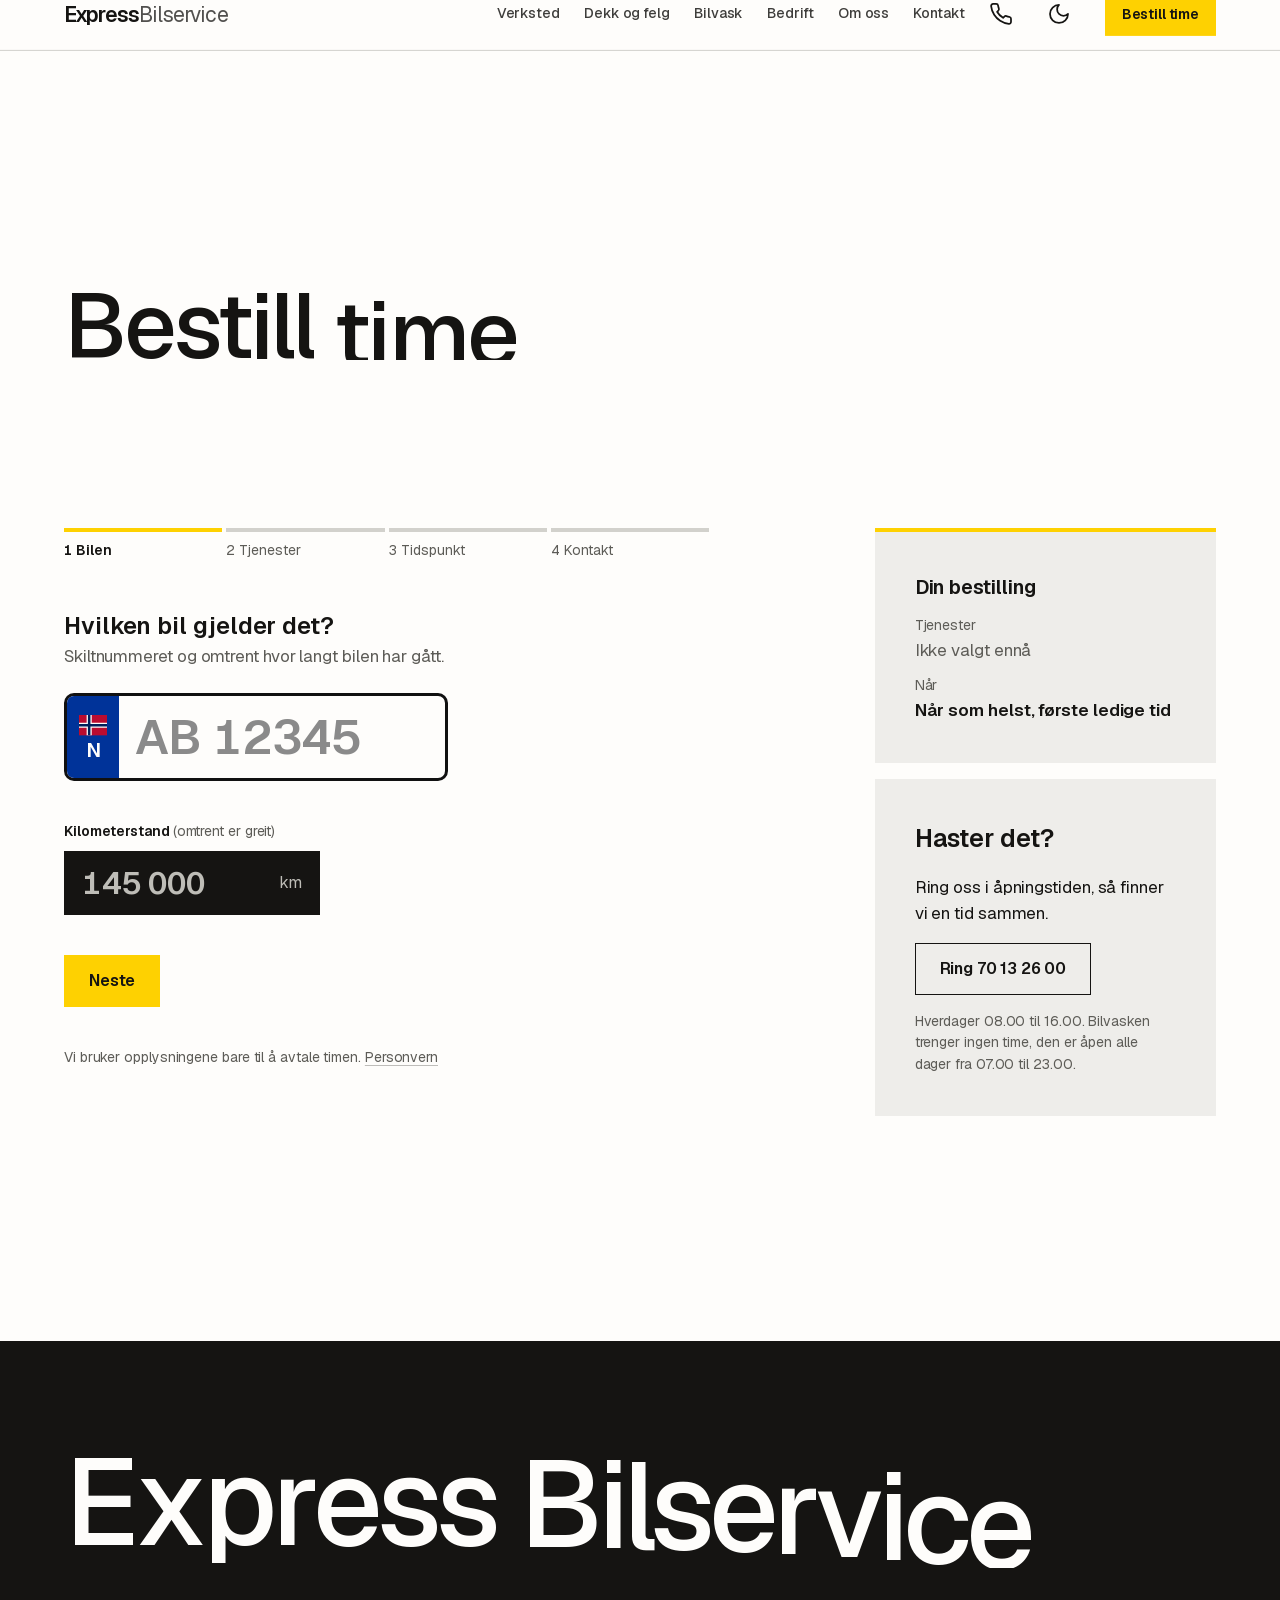
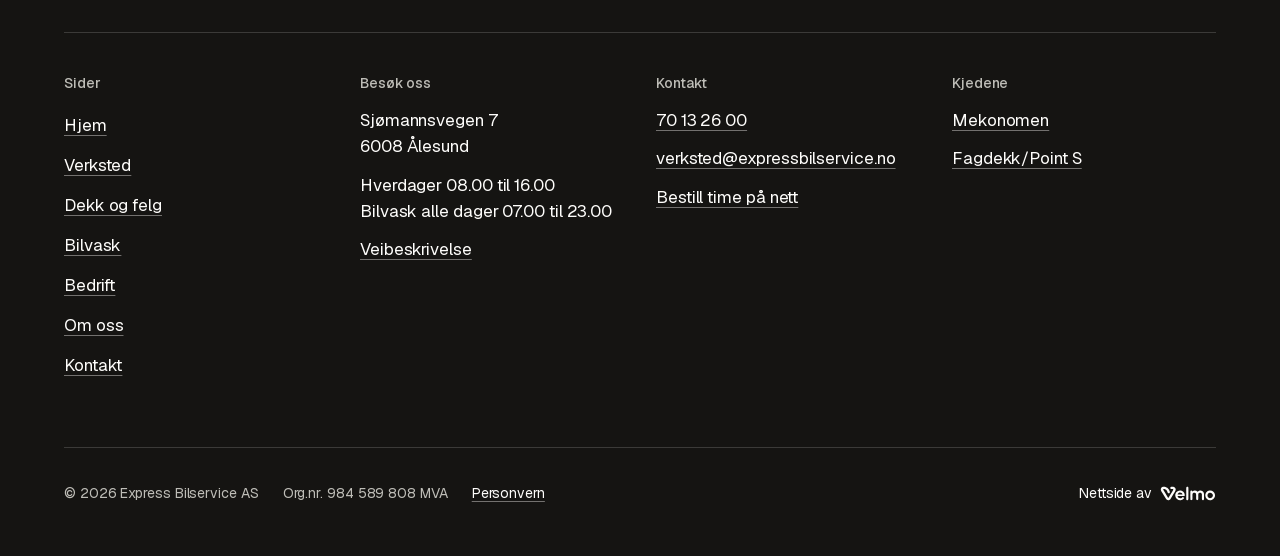
<file: bestill/index.html>
<!doctype html>
<html lang="nb">
<head>
  <meta charset="utf-8">
  <meta name="viewport" content="width=device-width, initial-scale=1, viewport-fit=cover">
  <title>Bestill time | Express Bilservice i Ålesund</title>
  <meta name="description" content="Bestill service, EU-kontroll, diagnose, bremser, dekkskift eller reparasjon hos Express Bilservice på Volsdalsberga i Ålesund. Send en bestilling, så bekrefter vi tiden.">
  <link rel="canonical" href="https://www.expressbilservice.no/bestill/">
  <meta name="robots" content="noindex, nofollow">
  <meta name="theme-color" content="#141414">
  <meta name="author" content="Velmo, velmo.no">
  <meta name="geo.region" content="NO-15">
  <meta name="geo.placename" content="Ålesund">
  <meta name="geo.position" content="62.46956;6.19339">
  <meta name="ICBM" content="62.46956, 6.19339">
  <meta name="format-detection" content="telephone=no">
  <meta property="og:type" content="website">
  <meta property="og:locale" content="nb_NO">
  <meta property="og:site_name" content="Express Bilservice">
  <meta property="og:title" content="Bestill time | Express Bilservice i Ålesund">
  <meta property="og:description" content="Bestill service, EU-kontroll, diagnose, bremser, dekkskift eller reparasjon hos Express Bilservice på Volsdalsberga i Ålesund. Send en bestilling, så bekrefter vi tiden.">
  <meta property="og:url" content="https://elieneama.github.io/express-bilservice-preview/bestill/">
  <meta property="og:image" content="https://elieneama.github.io/express-bilservice-preview/assets/brand/og-bestill.jpg">
  <meta property="og:image:type" content="image/jpeg">
  <meta property="og:image:width" content="1200">
  <meta property="og:image:height" content="630">
  <meta property="og:image:alt" content="Express Bilservice, bilverksted, dekkhotell og bilvask i Ålesund">
  <meta name="twitter:card" content="summary_large_image">
  <link rel="icon" href="../favicon.svg?v=e9861fc3" type="image/svg+xml">
  <link rel="icon" href="../favicon.ico?v=e9861fc3" sizes="48x48">
  <link rel="apple-touch-icon" href="../apple-touch-icon.png?v=e9861fc3">
  <link rel="manifest" href="../site.webmanifest">
  <link rel="preload" as="font" type="font/woff2" href="../assets/fonts/geist.woff2" crossorigin>
  
  <link rel="stylesheet" href="../assets/css/bundle.css?v=f4195edea4">
  <script>(function(){var r=document.documentElement;r.classList.add('js');try{var m=localStorage.getItem('ebs-mode');if(m==='dark'||m==='light')r.dataset.mode=m;}catch(e){}var s=false;try{s=!!document.referrer&&new URL(document.referrer).origin===location.origin;}catch(e){}if(!matchMedia('(prefers-reduced-motion: reduce)').matches)r.classList.add(s?'is-nav':'is-first');})();</script>
  <script>window.SITE = {"hours":[["08:00","16:00"],["08:00","16:00"],["08:00","16:00"],["08:00","16:00"],["08:00","16:00"],null,null]};</script>
  <script type="application/ld+json">{"@context":"https://schema.org","@graph":[{"@type":["AutoRepair","TireShop"],"@id":"https://www.expressbilservice.no/#bedrift","name":"Express Bilservice","legalName":"Express Bilservice AS","url":"https://www.expressbilservice.no/","description":"Bilverksted, dekkhotell og bilvask på Volsdalsberga i Ålesund. Mekonomen-verksted og Fagdekk/Point S-verksted siden 2002.","telephone":"+47 70 13 26 00","email":"verksted@expressbilservice.no","image":["https://www.expressbilservice.no/assets/brand/og-hjem.jpg"],"address":{"@type":"PostalAddress","streetAddress":"Sjømannsvegen 7","postalCode":"6008","addressLocality":"Ålesund","addressRegion":"Møre og Romsdal","addressCountry":"NO"},"geo":{"@type":"GeoCoordinates","latitude":62.46956,"longitude":6.19339},"hasMap":"https://www.google.com/maps/search/?api=1&query=Express%20Bilservice%20AS%2C%20Sj%C3%B8mannsvegen%207%2C%206008%20%C3%85lesund","openingHoursSpecification":[{"@type":"OpeningHoursSpecification","dayOfWeek":["Monday","Tuesday","Wednesday","Thursday","Friday"],"opens":"08:00","closes":"16:00"}],"department":[{"@type":"AutoWash","@id":"https://www.expressbilservice.no/bilvask/#bilvask","name":"Express Bilservice bilvask","description":"Automatisk bilvask, åpen alle dager fra 07.00 til 23.00.","url":"https://www.expressbilservice.no/bilvask/","image":"https://www.expressbilservice.no/assets/brand/og-bilvask.jpg","telephone":"+47 70 13 26 00","address":{"@type":"PostalAddress","streetAddress":"Sjømannsvegen 7","postalCode":"6008","addressLocality":"Ålesund","addressRegion":"Møre og Romsdal","addressCountry":"NO"},"openingHoursSpecification":[{"@type":"OpeningHoursSpecification","dayOfWeek":["Monday","Tuesday","Wednesday","Thursday","Friday","Saturday","Sunday"],"opens":"07:00","closes":"23:00"}]}],"foundingDate":"2002","numberOfEmployees":{"@type":"QuantitativeValue","value":11},"vatID":"NO984589808MVA","identifier":{"@type":"PropertyValue","propertyID":"Organisasjonsnummer","value":"984589808"},"areaServed":[{"@type":"City","name":"Ålesund"},{"@type":"AdministrativeArea","name":"Sunnmøre"}],"memberOf":[{"@type":"Organization","name":"Mekonomen","url":"https://www.mekonomen.no/"},{"@type":"Organization","name":"Fagdekk / Point S","url":"https://www.point-s.no/"}],"sameAs":["https://www.mekonomen.no/bilverksteder/alesund/express-bilservice-as","https://www.point-s.no/dekk-verksted-naer-meg/alesund/express-bilservice","https://www.facebook.com/expressbilservice/","https://virksomhet.brreg.no/nb/oppslag/enheter/984589808"],"logo":"https://www.expressbilservice.no/icon-512.png?v=e9861fc3","knowsAbout":["Bilservice etter fabrikantens anvisninger","EU-kontroll","Diagnose og feilsøking","Reparasjon","Oljeskift","Bremser","Eksosanlegg","Støtdempere","Bilbatteri","Småreparasjoner","Feriesjekk og servicekontroll","Dekkhotell","Dekkskift","Dekkomlegging og avbalansering","Dekkreparasjon","Hjulstilling","Salg av dekk og felg","Bilvask","Automatisk utvendig bilvask","Verksted for bedrifter og bilpark"],"potentialAction":{"@type":"ReserveAction","name":"Bestill verkstedtime","target":{"@type":"EntryPoint","urlTemplate":"https://www.expressbilservice.no/bestill/","actionPlatform":["http://schema.org/DesktopWebPlatform","http://schema.org/MobileWebPlatform"]}},"hasOfferCatalog":{"@type":"OfferCatalog","name":"Tjenester","itemListElement":[{"@type":"Offer","itemOffered":{"@type":"Service","name":"Bilservice etter fabrikantens anvisninger"}},{"@type":"Offer","itemOffered":{"@type":"Service","name":"EU-kontroll"}},{"@type":"Offer","itemOffered":{"@type":"Service","name":"Diagnose og feilsøking"}},{"@type":"Offer","itemOffered":{"@type":"Service","name":"Reparasjon"}},{"@type":"Offer","itemOffered":{"@type":"Service","name":"Oljeskift"}},{"@type":"Offer","itemOffered":{"@type":"Service","name":"Bremser"}},{"@type":"Offer","itemOffered":{"@type":"Service","name":"Eksosanlegg"}},{"@type":"Offer","itemOffered":{"@type":"Service","name":"Støtdempere"}},{"@type":"Offer","itemOffered":{"@type":"Service","name":"Bilbatteri"}},{"@type":"Offer","itemOffered":{"@type":"Service","name":"Småreparasjoner"}},{"@type":"Offer","itemOffered":{"@type":"Service","name":"Feriesjekk og servicekontroll"}},{"@type":"Offer","itemOffered":{"@type":"Service","name":"Dekkhotell"}},{"@type":"Offer","itemOffered":{"@type":"Service","name":"Dekkskift"}},{"@type":"Offer","itemOffered":{"@type":"Service","name":"Dekkomlegging og avbalansering"}},{"@type":"Offer","itemOffered":{"@type":"Service","name":"Dekkreparasjon"}},{"@type":"Offer","itemOffered":{"@type":"Service","name":"Hjulstilling"}},{"@type":"Offer","itemOffered":{"@type":"Service","name":"Salg av dekk og felg"}},{"@type":"Offer","itemOffered":{"@type":"Service","name":"Bilvask"}},{"@type":"Offer","itemOffered":{"@type":"Service","name":"Automatisk utvendig bilvask"}},{"@type":"Offer","itemOffered":{"@type":"Service","name":"Verksted for bedrifter og bilpark"}}]}},{"@type":"WebPage","@id":"https://www.expressbilservice.no/bestill/#side","url":"https://www.expressbilservice.no/bestill/","name":"Bestill time | Express Bilservice i Ålesund","description":"Bestill service, EU-kontroll, diagnose, bremser, dekkskift eller reparasjon hos Express Bilservice på Volsdalsberga i Ålesund. Send en bestilling, så bekrefter vi tiden.","inLanguage":"nb-NO","isPartOf":{"@id":"https://www.expressbilservice.no/#nettsted"},"about":{"@id":"https://www.expressbilservice.no/#bedrift"},"breadcrumb":{"@type":"BreadcrumbList","itemListElement":[{"@type":"ListItem","position":1,"name":"Hjem","item":"https://www.expressbilservice.no/"},{"@type":"ListItem","position":2,"name":"Bestill time","item":"https://www.expressbilservice.no/bestill/"}]},"primaryImageOfPage":"https://www.expressbilservice.no/assets/brand/og-bestill.jpg"}]}</script>
</head>
<body>
  <a class="skip" href="#main">Hopp til innholdet</a>
  <svg width="0" height="0" style="position:absolute" aria-hidden="true" focusable="false"><symbol id="i-phone" viewBox="0 0 24 24"><path d="M22 16.92v3a2 2 0 0 1-2.18 2 19.79 19.79 0 0 1-8.63-3.07 19.5 19.5 0 0 1-6-6 19.79 19.79 0 0 1-3.07-8.67A2 2 0 0 1 4.11 2h3a2 2 0 0 1 2 1.72 12.84 12.84 0 0 0 .7 2.81 2 2 0 0 1-.45 2.11L8.09 9.91a16 16 0 0 0 6 6l1.27-1.27a2 2 0 0 1 2.11-.45 12.84 12.84 0 0 0 2.81.7A2 2 0 0 1 22 16.92z"/></symbol><symbol id="i-moon" viewBox="0 0 24 24"><path d="M12 3a6 6 0 0 0 9 9 9 9 0 1 1-9-9Z"/></symbol><symbol id="i-sun" viewBox="0 0 24 24"><circle cx="12" cy="12" r="4"/><path d="M12 2v2M12 20v2M4.93 4.93l1.41 1.41M17.66 17.66l1.41 1.41M2 12h2M20 12h2M6.34 17.66l-1.41 1.41M19.07 4.93l-1.41 1.41"/></symbol></svg>
  <div class="loader on-night" aria-hidden="true">
    <p class="loader__word"><span class="l"><span class="li">Express</span></span><span class="l"><span class="li">Bilservice</span></span></p>
    <div class="loader__row"><span>Sjømannsvegen 7, Ålesund</span><span class="loader__count">000 %</span></div>
    <div class="loader__bar"><i></i></div>
  </div>
  <div class="curtain" aria-hidden="true"></div>
  <header class="nav is-solid" data-solid>
    <div class="container nav__in">
      <a class="brand" href="../" aria-label="Express Bilservice, til forsiden"><span class="brand__a">Express</span> <span class="brand__b">Bilservice</span></a>
      <nav class="nav__links" aria-label="Hovedmeny">
        <ul>
          <li><a href="../verksted/">Verksted</a></li>
          <li><a href="../dekk/">Dekk og felg</a></li>
          <li><a href="../bilvask/">Bilvask</a></li>
          <li><a href="../bedrift/">Bedrift</a></li>
          <li><a href="../om-oss/">Om oss</a></li>
          <li><a href="../kontakt/">Kontakt</a></li>
        </ul>
      </nav>
      <a class="nav__tel" href="tel:+4770132600" aria-label="Ring 70 13 26 00"><svg class="icon" aria-hidden="true" focusable="false"><use href="#i-phone"/></svg><span>70 13 26 00</span></a>
      <button class="iconbtn" type="button" data-mode-toggle aria-label="Bytt til mørk modus" aria-pressed="false"><svg class="icon i-moon" aria-hidden="true" focusable="false"><use href="#i-moon"/></svg><svg class="icon i-sun" aria-hidden="true" focusable="false"><use href="#i-sun"/></svg></button>
      <a class="btn btn--primary btn--sm nav__book" href="../bestill/">Bestill time</a>
      <button class="burger" type="button" aria-expanded="false" aria-controls="meny"><span class="burger__lines" aria-hidden="true"><i></i><i></i></span><span class="burger__label">Meny</span></button>
    </div>
  </header>
  <div class="menu on-night" id="meny" hidden data-lenis-prevent>
    <ul>
      <li><a href="../">Hjem</a></li>
      <li><a href="../verksted/">Verksted</a></li>
      <li><a href="../dekk/">Dekk og felg</a></li>
      <li><a href="../bilvask/">Bilvask</a></li>
      <li><a href="../bedrift/">Bedrift</a></li>
      <li><a href="../om-oss/">Om oss</a></li>
      <li><a href="../kontakt/">Kontakt</a></li>
    </ul>
    <div class="menu__foot">
      <a class="btn btn--primary" href="../bestill/">Bestill time</a>
      <a class="link" href="tel:+4770132600">70 13 26 00</a>
      <a class="link" href="mailto:verksted@expressbilservice.no">verksted@expressbilservice.no</a>
    </div>
  </div>
  <div class="dock on-night" inert>
    <a class="btn btn--primary" href="../bestill/">Bestill time</a>
    <a class="btn btn--ghost" href="tel:+4770132600"><svg class="icon" aria-hidden="true" focusable="false"><use href="#i-phone"/></svg>Ring</a>
  </div>
  <main id="main">
    <section class="banner" aria-labelledby="page-h">
      <div class="container banner__in">
        <ol class="crumbs" aria-label="Brødsmuler"><li><a href="../">Hjem</a></li><li aria-current="page">Bestill time</li></ol>
        <h1 id="page-h" data-split>Bestill time</h1>
        <p class="lead">Fire korte steg. Vi ringer deg og bekrefter tiden.</p>
      </div>
    </section>

    <section class="sec--s booking" aria-label="Bestillingsskjema">
      <div class="container booking__grid">
        <div id="sendt" class="booking__note"><h2>Takk for bestillingen</h2><p>Vi tar kontakt og bekrefter tiden. Haster det? Ring <a class="link" href="tel:+4770132600">70 13 26 00</a>.</p></div>
        <div id="feil" class="booking__note"><h2>Noe manglet</h2><p>Velg minst én tjeneste og fyll inn kilometerstand, navn og telefon, eller ring <a class="link" href="tel:+4770132600">70 13 26 00</a>.</p></div>
        <form class="booking__form" action="../api/bestill.php" method="post" data-booking data-mailto="verksted@expressbilservice.no" novalidate>
          <ol class="steps" aria-label="Steg i bestillingen">
            <li><button type="button" data-goto="0"><span class="steps__n">1</span>Bilen</button></li>
            <li><button type="button" data-goto="1"><span class="steps__n">2</span>Tjenester</button></li>
            <li><button type="button" data-goto="2"><span class="steps__n">3</span>Tidspunkt</button></li>
            <li><button type="button" data-goto="3"><span class="steps__n">4</span>Kontakt</button></li>
          </ol>

          <fieldset class="step is-active" data-step="0">
            <legend class="step__h" tabindex="-1">Hvilken bil gjelder det?</legend>
            <p class="step__lead">Skiltnummeret og omtrent hvor langt bilen har gått.</p>
            <label class="skilt"><span class="skilt__band" aria-hidden="true"><svg class="skilt__flag" viewBox="0 0 22 16" focusable="false"><rect class="f-r" width="22" height="16"/><path class="f-w" d="M6 0h4v16H6zM0 6h22v4H0z"/><path class="f-b" d="M7 0h2v16H7zM0 7h22v2H0z"/></svg><b>N</b></span><input name="regnr" maxlength="9" autocomplete="off" autocapitalize="characters" spellcheck="false" inputmode="text" placeholder="AB 12345" aria-label="Skiltnummer"></label>
            <label class="field km-f"><span class="field__l">Kilometerstand <span class="field__h">(omtrent er greit)</span></span><span class="km"><input name="km" required inputmode="numeric" autocomplete="off" maxlength="9" placeholder="145 000"><span class="km__u" aria-hidden="true">km</span></span></label>
          </fieldset>

          <fieldset class="step" data-step="1">
            <legend class="step__h" tabindex="-1">Hva trenger bilen?</legend>
            <p class="step__lead">Velg én eller flere. Står det ikke her, velg Noe annet.</p>
            <div class="tj">
              <label class="tj__c"><input type="checkbox" name="tjenester" value="Service" data-slug="service"><span class="tj__b"><svg class="tj__i" viewBox="0 0 24 24" aria-hidden="true" focusable="false"><path d="M14.7 6.3a1 1 0 0 0 0 1.4l1.6 1.6a1 1 0 0 0 1.4 0l3.77-3.77a6 6 0 0 1-7.94 7.94l-6.91 6.91a2.12 2.12 0 0 1-3-3l6.91-6.91a6 6 0 0 1 7.94-7.94l-3.76 3.76z"/></svg><span class="tj__t">Service</span><span class="tj__d">Etter fabrikantens anvisninger</span><svg class="tj__k" viewBox="0 0 24 24" aria-hidden="true" focusable="false"><path d="m5 12.5 4.5 4.5L19 7.5"/></svg></span></label>
              <label class="tj__c"><input type="checkbox" name="tjenester" value="Oljeskift" data-slug="oljeskift"><span class="tj__b"><svg class="tj__i" viewBox="0 0 24 24" aria-hidden="true" focusable="false"><path d="M12 22a7 7 0 0 0 7-7c0-2-1-3.9-3-5.5s-3.5-4-4-6.5c-.5 2.5-2 4.9-4 6.5C6 11.1 5 13 5 15a7 7 0 0 0 7 7z"/></svg><span class="tj__t">Oljeskift</span><span class="tj__d">Motorolje til alle kjøretøy</span><svg class="tj__k" viewBox="0 0 24 24" aria-hidden="true" focusable="false"><path d="m5 12.5 4.5 4.5L19 7.5"/></svg></span></label>
              <label class="tj__c"><input type="checkbox" name="tjenester" value="EU-kontroll" data-slug="eu-kontroll"><span class="tj__b"><svg class="tj__i" viewBox="0 0 24 24" aria-hidden="true" focusable="false"><rect width="8" height="4" x="8" y="2" rx="1"/><path d="M16 4h2a2 2 0 0 1 2 2v14a2 2 0 0 1-2 2H6a2 2 0 0 1-2-2V6a2 2 0 0 1 2-2h2"/><path d="m9 14 2 2 4-4"/></svg><span class="tj__t">EU-kontroll</span><span class="tj__d">Periodisk kontroll og etterkontroll</span><svg class="tj__k" viewBox="0 0 24 24" aria-hidden="true" focusable="false"><path d="m5 12.5 4.5 4.5L19 7.5"/></svg></span></label>
              <label class="tj__c"><input type="checkbox" name="tjenester" value="Diagnose og feilsøking" data-slug="diagnose"><span class="tj__b"><svg class="tj__i" viewBox="0 0 24 24" aria-hidden="true" focusable="false"><path d="m12 14 4-4"/><path d="M3.34 19a10 10 0 1 1 17.32 0"/></svg><span class="tj__t">Diagnose</span><span class="tj__d">Feilkoder leses av</span><svg class="tj__k" viewBox="0 0 24 24" aria-hidden="true" focusable="false"><path d="m5 12.5 4.5 4.5L19 7.5"/></svg></span></label>
              <label class="tj__c"><input type="checkbox" name="tjenester" value="Bremser" data-slug="bremser"><span class="tj__b"><svg class="tj__i" viewBox="0 0 24 24" aria-hidden="true" focusable="false"><circle cx="12" cy="12" r="9"/><circle cx="12" cy="12" r="2.5"/><path d="M12 5.5v1M18.5 12h-1M12 18.5v-1M5.5 12h1"/></svg><span class="tj__t">Bremser</span><span class="tj__d">Kontroll og utskifting</span><svg class="tj__k" viewBox="0 0 24 24" aria-hidden="true" focusable="false"><path d="m5 12.5 4.5 4.5L19 7.5"/></svg></span></label>
              <label class="tj__c"><input type="checkbox" name="tjenester" value="Dekkskift" data-slug="dekk"><span class="tj__b"><svg class="tj__i" viewBox="0 0 24 24" aria-hidden="true" focusable="false"><circle cx="12" cy="12" r="9"/><circle cx="12" cy="12" r="4"/><path d="M12 3v5M12 16v5M3 12h5M16 12h5"/></svg><span class="tj__t">Dekkskift</span><span class="tj__d">Sommer til vinter, og tilbake</span><svg class="tj__k" viewBox="0 0 24 24" aria-hidden="true" focusable="false"><path d="m5 12.5 4.5 4.5L19 7.5"/></svg></span></label>
              <label class="tj__c"><input type="checkbox" name="tjenester" value="Dekkhotell" data-slug="dekkhotell"><span class="tj__b"><svg class="tj__i" viewBox="0 0 24 24" aria-hidden="true" focusable="false"><rect x="5" y="3" width="14" height="5" rx="2.5"/><rect x="5" y="9.5" width="14" height="5" rx="2.5"/><rect x="5" y="16" width="14" height="5" rx="2.5"/></svg><span class="tj__t">Dekkhotell</span><span class="tj__d">Hjulene lagres mellom sesongene</span><svg class="tj__k" viewBox="0 0 24 24" aria-hidden="true" focusable="false"><path d="m5 12.5 4.5 4.5L19 7.5"/></svg></span></label>
              <label class="tj__c"><input type="checkbox" name="tjenester" value="Hjulstilling" data-slug="hjulstilling"><span class="tj__b"><svg class="tj__i" viewBox="0 0 24 24" aria-hidden="true" focusable="false"><circle cx="12" cy="12" r="9"/><circle cx="12" cy="12" r="1"/><path d="M21 12h-4M7 12H3M12 7V3M12 21v-4"/></svg><span class="tj__t">Hjulstilling</span><span class="tj__d">Dekkene slites jevnt</span><svg class="tj__k" viewBox="0 0 24 24" aria-hidden="true" focusable="false"><path d="m5 12.5 4.5 4.5L19 7.5"/></svg></span></label>
              <label class="tj__c"><input type="checkbox" name="tjenester" value="Eksos" data-slug="eksos"><span class="tj__b"><svg class="tj__i" viewBox="0 0 24 24" aria-hidden="true" focusable="false"><rect x="2" y="13" width="11" height="5" rx="1"/><path d="M15.5 15.5H17"/><circle cx="19.5" cy="12" r="1.5"/><circle cx="19" cy="6.5" r="2"/></svg><span class="tj__t">Eksos</span><span class="tj__d">Skiftes på dagen</span><svg class="tj__k" viewBox="0 0 24 24" aria-hidden="true" focusable="false"><path d="m5 12.5 4.5 4.5L19 7.5"/></svg></span></label>
              <label class="tj__c"><input type="checkbox" name="tjenester" value="Batteri" data-slug="batteri"><span class="tj__b"><svg class="tj__i" viewBox="0 0 24 24" aria-hidden="true" focusable="false"><rect x="3" y="7" width="18" height="13" rx="2"/><path d="M7 7V4h2v3M15 7V4h2v3M7 13.5h3M8.5 12v3M14 13.5h3"/></svg><span class="tj__t">Batteri</span><span class="tj__d">Sjekk og bytte</span><svg class="tj__k" viewBox="0 0 24 24" aria-hidden="true" focusable="false"><path d="m5 12.5 4.5 4.5L19 7.5"/></svg></span></label>
              <label class="tj__c"><input type="checkbox" name="tjenester" value="Reparasjon" data-slug="reparasjon"><span class="tj__b"><svg class="tj__i" viewBox="0 0 24 24" aria-hidden="true" focusable="false"><path d="M19 17h2c.6 0 1-.4 1-1v-3c0-.9-.7-1.7-1.5-1.9C18.7 10.6 16 10 16 10s-1.3-1.4-2.2-2.3c-.5-.4-1.1-.7-1.8-.7H5c-.6 0-1.1.4-1.4.9l-1.4 2.9A3.7 3.7 0 0 0 2 12v4c0 .6.4 1 1 1h2"/><circle cx="7" cy="17" r="2"/><path d="M9 17h6"/><circle cx="17" cy="17" r="2"/></svg><span class="tj__t">Reparasjon</span><span class="tj__d">Ingen jobb er for liten</span><svg class="tj__k" viewBox="0 0 24 24" aria-hidden="true" focusable="false"><path d="m5 12.5 4.5 4.5L19 7.5"/></svg></span></label>
              <label class="tj__c"><input type="checkbox" name="tjenester" value="Annet" data-slug="annet"><span class="tj__b"><svg class="tj__i" viewBox="0 0 24 24" aria-hidden="true" focusable="false"><circle cx="12" cy="12" r="9"/><path d="M9.1 9a3 3 0 0 1 5.8 1c0 2-3 3-3 3"/><path d="M12 17h.01"/></svg><span class="tj__t">Noe annet</span><span class="tj__d">Beskriv det i siste steg</span><svg class="tj__k" viewBox="0 0 24 24" aria-hidden="true" focusable="false"><path d="m5 12.5 4.5 4.5L19 7.5"/></svg></span></label>
            </div>
          </fieldset>

          <fieldset class="step" data-step="2">
            <legend class="step__h" tabindex="-1">Når passer det?</legend>
            <p class="step__lead">Ta første ledige tid, eller velg en dag. Vi ringer og bekrefter nøyaktig tid.</p>
            <div class="when" role="radiogroup" aria-label="Når">
              <label class="when__o"><input type="radio" name="naar" value="snart" checked><span class="when__b"><svg class="when__i" viewBox="0 0 24 24" aria-hidden="true" focusable="false"><circle cx="12" cy="12" r="9"/><path d="M12 7v5l3 2"/></svg><span class="when__t">Når som helst</span><span class="when__d">Første ledige tid</span></span></label>
              <label class="when__o"><input type="radio" name="naar" value="dato"><span class="when__b"><svg class="when__i" viewBox="0 0 24 24" aria-hidden="true" focusable="false"><rect x="3" y="5" width="18" height="16" rx="2"/><path d="M16 3v4M8 3v4M3 10h18"/></svg><span class="when__t">Velg dag</span><span class="when__d">I kalenderen</span></span></label>
            </div>
            <div class="cal" data-cal hidden></div>
            <label class="field field--short" data-day-fallback><span class="field__l">Ønsket dag</span><input type="date" name="dag"></label>
            <div class="seg" data-tid role="radiogroup" aria-label="Tidsrom">
              <label class="chip"><input type="radio" name="tid" value="Hele dagen" checked><span>Hele dagen</span></label>
              <label class="chip"><input type="radio" name="tid" value="Formiddag, 08 til 12"><span>Formiddag, 08 til 12</span></label>
              <label class="chip"><input type="radio" name="tid" value="Ettermiddag, 12 til 16"><span>Ettermiddag, 12 til 16</span></label>
            </div>
          </fieldset>

          <fieldset class="step" data-step="3">
            <legend class="step__h" tabindex="-1">Hvem ringer vi?</legend>
            <p class="step__lead">Vi bruker opplysningene bare til å avtale timen.</p>
            <div class="booking__row">
              <label class="field"><span class="field__l">Navn</span><input name="navn" autocomplete="name" required maxlength="80"></label>
              <label class="field"><span class="field__l">Telefon</span><input type="tel" name="telefon" autocomplete="tel" inputmode="tel" required maxlength="20" pattern="[+0-9][0-9 ]{7,}"></label>
            </div>
            <label class="field"><span class="field__l">E-post <span class="field__h">(hvis du vil ha svar på e-post)</span></span><input type="email" name="epost" autocomplete="email" maxlength="120"></label>
            <label class="field"><span class="field__l">Hva gjelder det? <span class="field__h" data-melding-h>(valgfritt)</span></span><textarea name="melding" rows="3" maxlength="1000"></textarea></label>
            <div class="sum sum--inline" data-summary></div>
          </fieldset>

          <div class="booking__hp" aria-hidden="true"><label>Ikke fyll ut dette feltet <input name="firma" tabindex="-1" autocomplete="off"></label></div>
          <p class="booking__error" role="alert" hidden></p>
          <div class="booking__nav">
            <button class="btn btn--secondary" type="button" data-prev hidden>Tilbake</button>
            <button class="btn btn--primary" type="button" data-next hidden>Neste</button>
            <button class="btn btn--primary" type="submit" data-send>Send bestilling</button>
          </div>
          <p class="small booking__pv">Vi bruker opplysningene bare til å avtale timen. <a class="link" href="../personvern/">Personvern</a></p>
        </form>
        <div class="booking__done" role="status" tabindex="-1" hidden>
          <svg class="done__check" viewBox="0 0 52 52" aria-hidden="true" focusable="false"><circle cx="26" cy="26" r="24"/><path d="m15 27 7 7 15-15"/></svg>
          <h2 data-done-h>Takk for bestillingen</h2>
          <p class="lead" data-done-text></p>
          <div class="sum sum--done" data-summary></div>
          <p>Haster det? Ring <a class="link" href="tel:+4770132600">70 13 26 00</a>.</p>
        </div>
        <aside class="booking__aside" aria-label="Oppsummering og telefon">
          <div class="booking__sum"><div class="sum " data-summary></div></div>
          <div class="booking__call">
            <p class="booking__aside-t">Haster det?</p>
            <p>Ring oss i åpningstiden, så finner vi en tid sammen.</p>
            <a class="btn btn--secondary" href="tel:+4770132600">Ring 70 13 26 00</a>
            <p class="small">Hverdager 08.00 til 16.00. Bilvasken trenger ingen time, den er åpen alle dager fra 07.00 til 23.00.</p>
          </div>
        </aside>
      </div>
    </section>
  </main>
  <footer class="foot on-night">
    <div class="container">
      <p class="foot__mast" aria-hidden="true"><span>Express Bilservice</span></p>
      <div class="foot__grid">
        <nav aria-label="Sider">
          <p class="foot__h">Sider</p>
          <ul>
            <li><a class="link" href="../">Hjem</a></li>
            <li><a class="link" href="../verksted/">Verksted</a></li>
            <li><a class="link" href="../dekk/">Dekk og felg</a></li>
            <li><a class="link" href="../bilvask/">Bilvask</a></li>
            <li><a class="link" href="../bedrift/">Bedrift</a></li>
            <li><a class="link" href="../om-oss/">Om oss</a></li>
            <li><a class="link" href="../kontakt/">Kontakt</a></li>
          </ul>
        </nav>
        <div>
          <p class="foot__h">Besøk oss</p>
          <p>Sjømannsvegen 7<br>6008 Ålesund</p>
          <p>Hverdager 08.00 til 16.00<br>Bilvask alle dager 07.00 til 23.00</p>
          <p><a class="link" href="https://www.google.com/maps/search/?api=1&query=Express%20Bilservice%20AS%2C%20Sj%C3%B8mannsvegen%207%2C%206008%20%C3%85lesund">Veibeskrivelse</a></p>
        </div>
        <div>
          <p class="foot__h">Kontakt</p>
          <p><a class="link" href="tel:+4770132600">70 13 26 00</a></p>
          <p><a class="link" href="mailto:verksted@expressbilservice.no">verksted@expressbilservice.no</a></p>
          <p><a class="link" href="../bestill/">Bestill time på nett</a></p>
        </div>
        <div>
          <p class="foot__h">Kjedene</p>
          <p><a class="link" href="https://www.mekonomen.no/bilverksteder/alesund/express-bilservice-as">Mekonomen</a></p>
          <p><a class="link" href="https://www.point-s.no/dekk-verksted-naer-meg/alesund/express-bilservice">Fagdekk/Point S</a></p>
        </div>
      </div>
      <div class="foot__base">
        <p class="foot__legal"><span>&copy; <span data-year>2026</span> Express Bilservice AS</span><span>Org.nr. 984 589 808 MVA</span><a class="link" href="../personvern/">Personvern</a></p>
        <a class="credit" href="https://velmo.no" aria-label="Nettside av Velmo, velmo.no"><span>Nettside av</span><span class="credit__logo" aria-hidden="true"></span></a>
        
      </div>
    </div>
  </footer>
  <script>window.hallmarkSlots = (m) => { for (const [k, v] of Object.entries(m)) { const s = document.querySelector(`[data-slot="${k}"]`); if (!s) continue; const im = new Image(); im.src = typeof v === 'string' ? v : v.src; im.alt = (typeof v === 'object' && v.alt) || s.dataset.alt || ''; s.querySelectorAll(':scope > img').forEach((o) => o.remove()); s.prepend(im); } };
  document.querySelectorAll('[data-slot] img').forEach((i) => { if (i.complete && !i.naturalWidth) i.remove(); else i.addEventListener('error', () => i.remove(), { once: true }); });</script>
  <script src="../assets/vendor/gsap.min.js" defer></script>
  <script src="../assets/vendor/ScrollTrigger.min.js" defer></script>
  <script src="../assets/vendor/lenis.min.js" defer></script>
  <script src="../assets/js/site.js?v=ecf5578af8" defer></script>
</body>
</html>
</file>
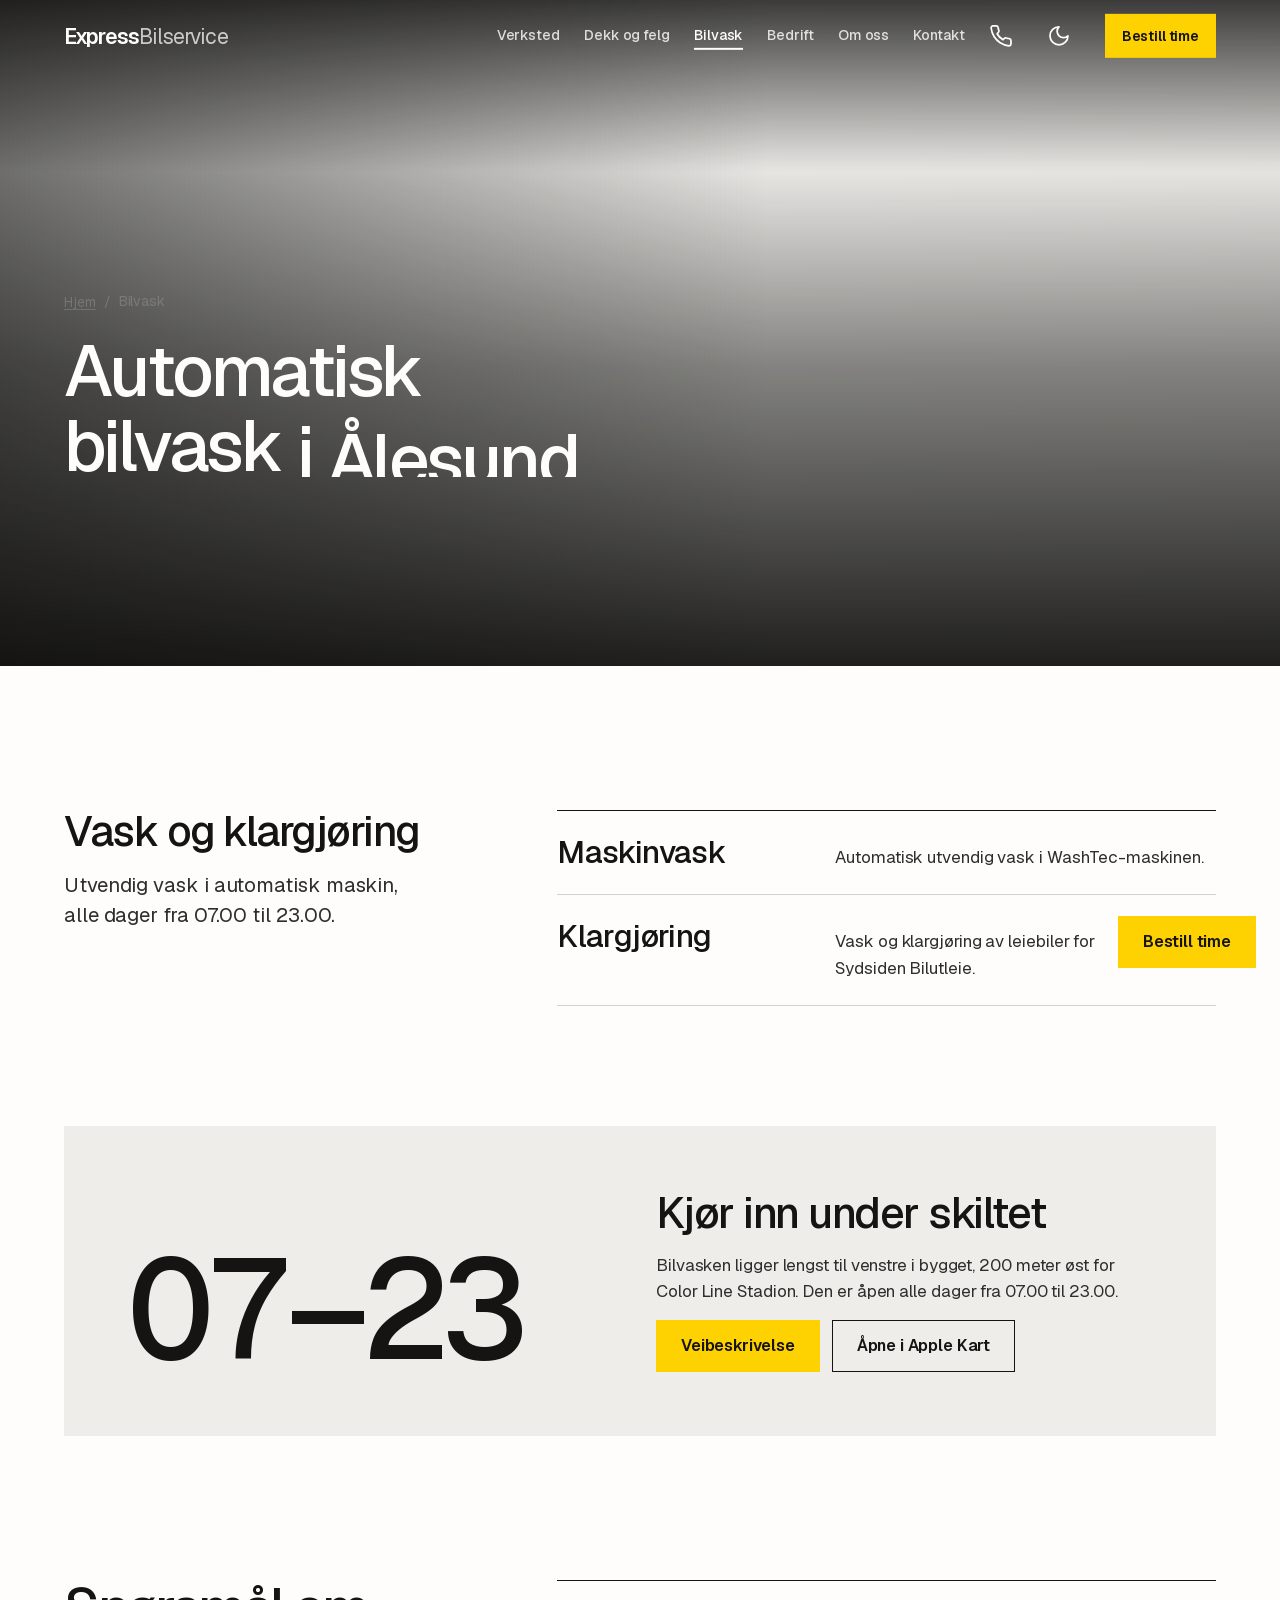
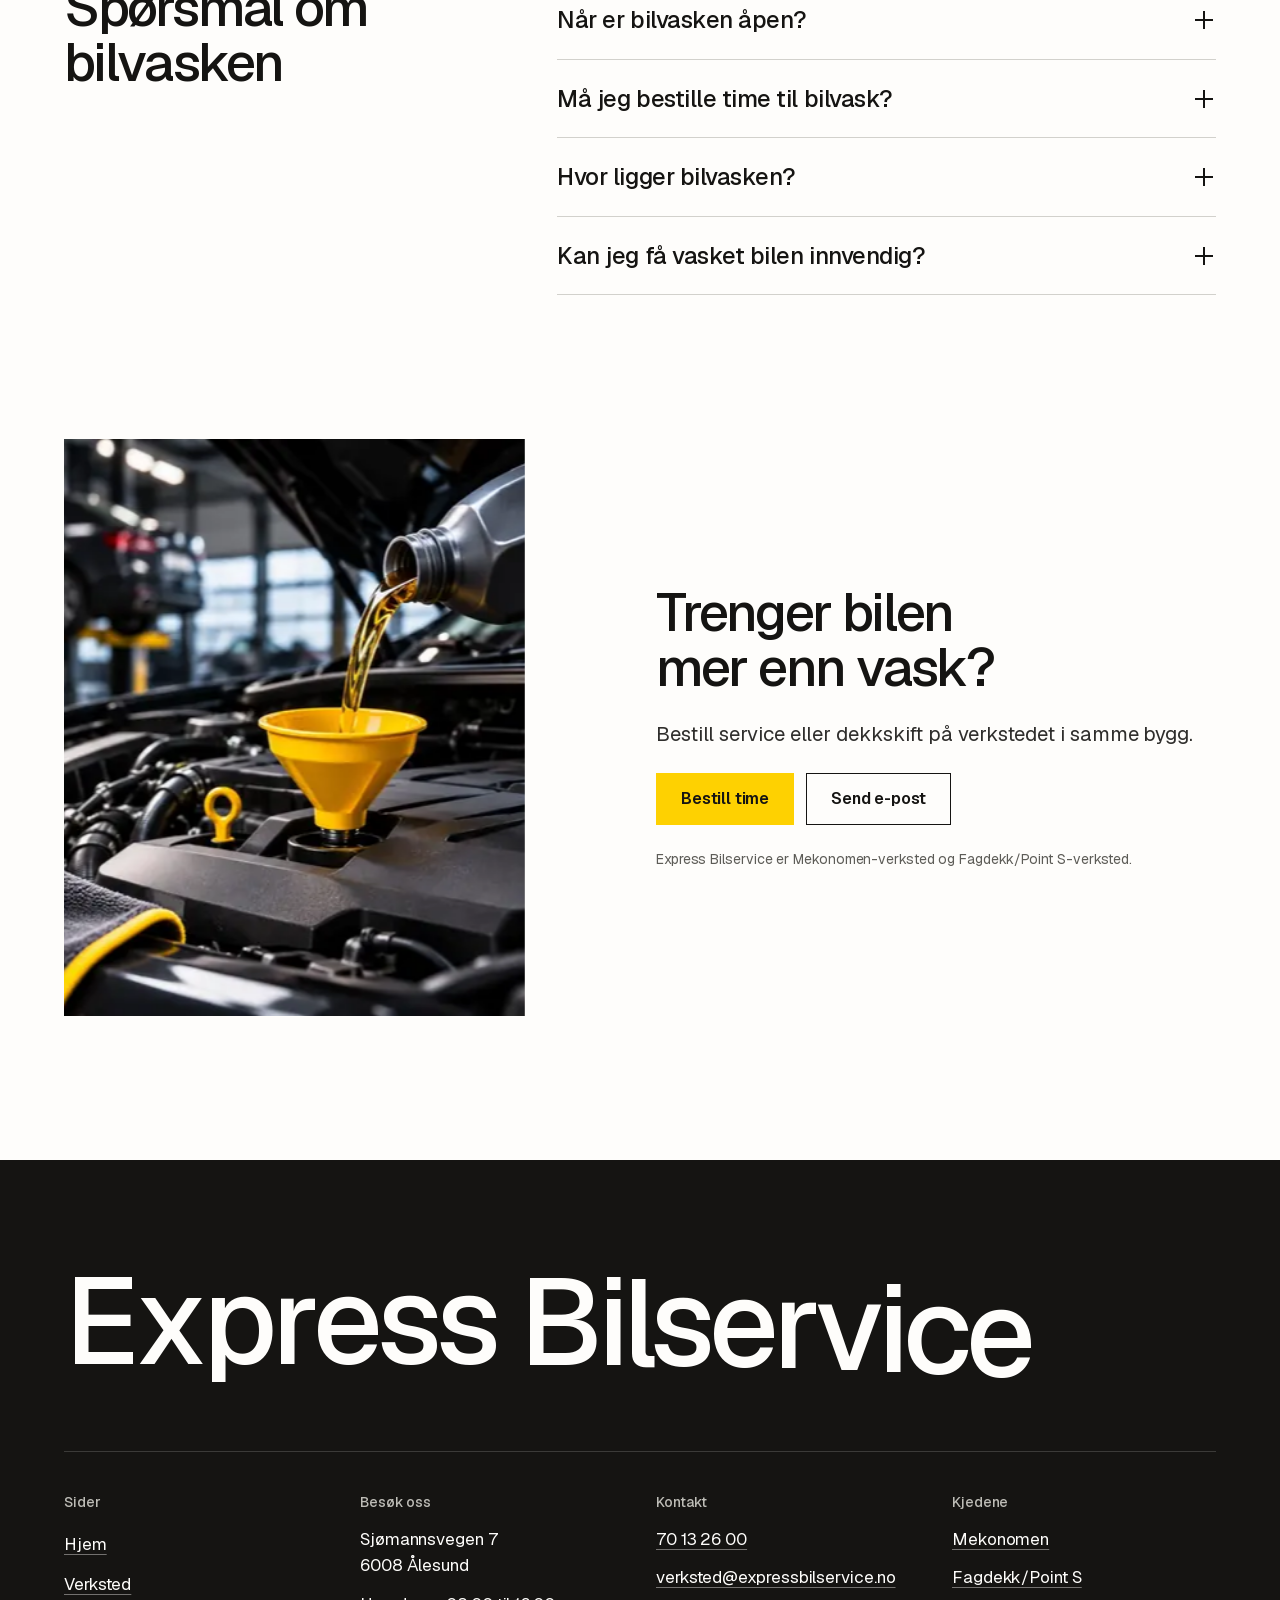
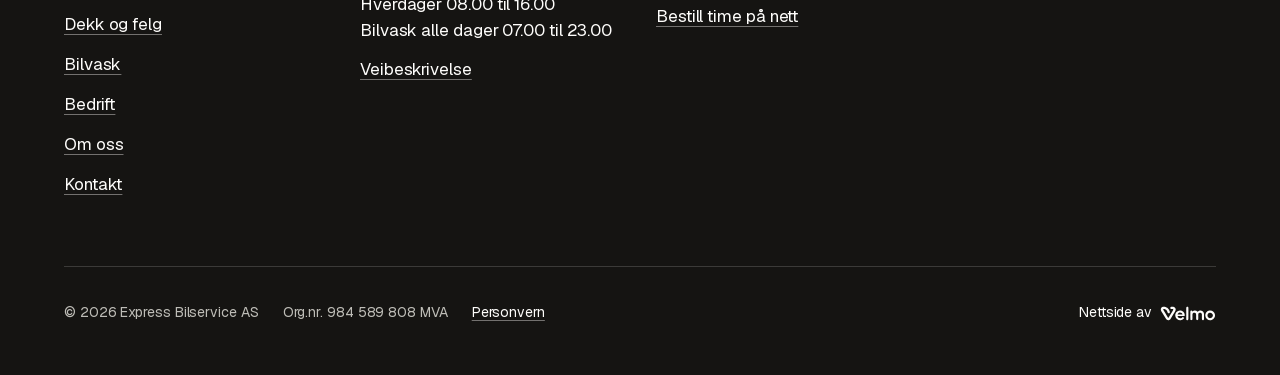
<file: bilvask/index.html>
<!doctype html>
<html lang="nb">
<head>
  <meta charset="utf-8">
  <meta name="viewport" content="width=device-width, initial-scale=1, viewport-fit=cover">
  <title>Bilvask i Ålesund, alle dager 07–23 | Express Bilservice</title>
  <meta name="description" content="Automatisk bilvask hos Express Bilservice på Volsdalsberga i Ålesund, åpen alle dager fra 07.00 til 23.00. Kjør inn under Bilvask-skiltet når det passer deg.">
  <link rel="canonical" href="https://www.expressbilservice.no/bilvask/">
  <meta name="robots" content="noindex, nofollow">
  <meta name="theme-color" content="#141414">
  <meta name="author" content="Velmo, velmo.no">
  <meta name="geo.region" content="NO-15">
  <meta name="geo.placename" content="Ålesund">
  <meta name="geo.position" content="62.46956;6.19339">
  <meta name="ICBM" content="62.46956, 6.19339">
  <meta name="format-detection" content="telephone=no">
  <meta property="og:type" content="website">
  <meta property="og:locale" content="nb_NO">
  <meta property="og:site_name" content="Express Bilservice">
  <meta property="og:title" content="Bilvask i Ålesund, alle dager 07–23 | Express Bilservice">
  <meta property="og:description" content="Automatisk bilvask hos Express Bilservice på Volsdalsberga i Ålesund, åpen alle dager fra 07.00 til 23.00. Kjør inn under Bilvask-skiltet når det passer deg.">
  <meta property="og:url" content="https://elieneama.github.io/express-bilservice-preview/bilvask/">
  <meta property="og:image" content="https://elieneama.github.io/express-bilservice-preview/assets/brand/og-bilvask.jpg">
  <meta property="og:image:type" content="image/jpeg">
  <meta property="og:image:width" content="1200">
  <meta property="og:image:height" content="630">
  <meta property="og:image:alt" content="Express Bilservice, bilverksted, dekkhotell og bilvask i Ålesund">
  <meta name="twitter:card" content="summary_large_image">
  <link rel="icon" href="../favicon.svg?v=e9861fc3" type="image/svg+xml">
  <link rel="icon" href="../favicon.ico?v=e9861fc3" sizes="48x48">
  <link rel="apple-touch-icon" href="../apple-touch-icon.png?v=e9861fc3">
  <link rel="manifest" href="../site.webmanifest">
  <link rel="preload" as="font" type="font/woff2" href="../assets/fonts/geist.woff2" crossorigin>
  <link rel="preload" as="image" href="../assets/img/bilvask-topp-m50-749.webp?v=9e153333" imagesrcset="../assets/img/bilvask-topp-m50-749.webp?v=9e153333 749w" imagesizes="100vw" media="(max-width: 40rem)" fetchpriority="high">
  <link rel="preload" as="image" href="../assets/img/bilvask-topp-1600.webp?v=5ed5ed05" imagesrcset="../assets/img/bilvask-topp-800.webp?v=fa63750a 800w, ../assets/img/bilvask-topp-1200.webp?v=606fd564 1200w, ../assets/img/bilvask-topp-1600.webp?v=5ed5ed05 1600w, ../assets/img/bilvask-topp-1672.webp?v=78fca482 1672w" imagesizes="100vw" media="(min-width: 40.0625rem)" fetchpriority="high">
  <link rel="stylesheet" href="../assets/css/bundle.css?v=f4195edea4">
  <script>(function(){var r=document.documentElement;r.classList.add('js');try{var m=localStorage.getItem('ebs-mode');if(m==='dark'||m==='light')r.dataset.mode=m;}catch(e){}var s=false;try{s=!!document.referrer&&new URL(document.referrer).origin===location.origin;}catch(e){}if(!matchMedia('(prefers-reduced-motion: reduce)').matches)r.classList.add(s?'is-nav':'is-first');})();</script>
  <script>window.SITE = {"hours":[["08:00","16:00"],["08:00","16:00"],["08:00","16:00"],["08:00","16:00"],["08:00","16:00"],null,null]};</script>
  <script type="application/ld+json">{"@context":"https://schema.org","@graph":[{"@type":["AutoRepair","TireShop"],"@id":"https://www.expressbilservice.no/#bedrift","name":"Express Bilservice","legalName":"Express Bilservice AS","url":"https://www.expressbilservice.no/","description":"Bilverksted, dekkhotell og bilvask på Volsdalsberga i Ålesund. Mekonomen-verksted og Fagdekk/Point S-verksted siden 2002.","telephone":"+47 70 13 26 00","email":"verksted@expressbilservice.no","image":["https://www.expressbilservice.no/assets/brand/og-hjem.jpg"],"address":{"@type":"PostalAddress","streetAddress":"Sjømannsvegen 7","postalCode":"6008","addressLocality":"Ålesund","addressRegion":"Møre og Romsdal","addressCountry":"NO"},"geo":{"@type":"GeoCoordinates","latitude":62.46956,"longitude":6.19339},"hasMap":"https://www.google.com/maps/search/?api=1&query=Express%20Bilservice%20AS%2C%20Sj%C3%B8mannsvegen%207%2C%206008%20%C3%85lesund","openingHoursSpecification":[{"@type":"OpeningHoursSpecification","dayOfWeek":["Monday","Tuesday","Wednesday","Thursday","Friday"],"opens":"08:00","closes":"16:00"}],"department":[{"@type":"AutoWash","@id":"https://www.expressbilservice.no/bilvask/#bilvask","name":"Express Bilservice bilvask","description":"Automatisk bilvask, åpen alle dager fra 07.00 til 23.00.","url":"https://www.expressbilservice.no/bilvask/","image":"https://www.expressbilservice.no/assets/brand/og-bilvask.jpg","telephone":"+47 70 13 26 00","address":{"@type":"PostalAddress","streetAddress":"Sjømannsvegen 7","postalCode":"6008","addressLocality":"Ålesund","addressRegion":"Møre og Romsdal","addressCountry":"NO"},"openingHoursSpecification":[{"@type":"OpeningHoursSpecification","dayOfWeek":["Monday","Tuesday","Wednesday","Thursday","Friday","Saturday","Sunday"],"opens":"07:00","closes":"23:00"}]}],"foundingDate":"2002","numberOfEmployees":{"@type":"QuantitativeValue","value":11},"vatID":"NO984589808MVA","identifier":{"@type":"PropertyValue","propertyID":"Organisasjonsnummer","value":"984589808"},"areaServed":[{"@type":"City","name":"Ålesund"},{"@type":"AdministrativeArea","name":"Sunnmøre"}],"memberOf":[{"@type":"Organization","name":"Mekonomen","url":"https://www.mekonomen.no/"},{"@type":"Organization","name":"Fagdekk / Point S","url":"https://www.point-s.no/"}],"sameAs":["https://www.mekonomen.no/bilverksteder/alesund/express-bilservice-as","https://www.point-s.no/dekk-verksted-naer-meg/alesund/express-bilservice","https://www.facebook.com/expressbilservice/","https://virksomhet.brreg.no/nb/oppslag/enheter/984589808"],"logo":"https://www.expressbilservice.no/icon-512.png?v=e9861fc3","knowsAbout":["Bilservice etter fabrikantens anvisninger","EU-kontroll","Diagnose og feilsøking","Reparasjon","Oljeskift","Bremser","Eksosanlegg","Støtdempere","Bilbatteri","Småreparasjoner","Feriesjekk og servicekontroll","Dekkhotell","Dekkskift","Dekkomlegging og avbalansering","Dekkreparasjon","Hjulstilling","Salg av dekk og felg","Bilvask","Automatisk utvendig bilvask","Verksted for bedrifter og bilpark"],"potentialAction":{"@type":"ReserveAction","name":"Bestill verkstedtime","target":{"@type":"EntryPoint","urlTemplate":"https://www.expressbilservice.no/bestill/","actionPlatform":["http://schema.org/DesktopWebPlatform","http://schema.org/MobileWebPlatform"]}},"hasOfferCatalog":{"@type":"OfferCatalog","name":"Tjenester","itemListElement":[{"@type":"Offer","itemOffered":{"@type":"Service","name":"Bilservice etter fabrikantens anvisninger"}},{"@type":"Offer","itemOffered":{"@type":"Service","name":"EU-kontroll"}},{"@type":"Offer","itemOffered":{"@type":"Service","name":"Diagnose og feilsøking"}},{"@type":"Offer","itemOffered":{"@type":"Service","name":"Reparasjon"}},{"@type":"Offer","itemOffered":{"@type":"Service","name":"Oljeskift"}},{"@type":"Offer","itemOffered":{"@type":"Service","name":"Bremser"}},{"@type":"Offer","itemOffered":{"@type":"Service","name":"Eksosanlegg"}},{"@type":"Offer","itemOffered":{"@type":"Service","name":"Støtdempere"}},{"@type":"Offer","itemOffered":{"@type":"Service","name":"Bilbatteri"}},{"@type":"Offer","itemOffered":{"@type":"Service","name":"Småreparasjoner"}},{"@type":"Offer","itemOffered":{"@type":"Service","name":"Feriesjekk og servicekontroll"}},{"@type":"Offer","itemOffered":{"@type":"Service","name":"Dekkhotell"}},{"@type":"Offer","itemOffered":{"@type":"Service","name":"Dekkskift"}},{"@type":"Offer","itemOffered":{"@type":"Service","name":"Dekkomlegging og avbalansering"}},{"@type":"Offer","itemOffered":{"@type":"Service","name":"Dekkreparasjon"}},{"@type":"Offer","itemOffered":{"@type":"Service","name":"Hjulstilling"}},{"@type":"Offer","itemOffered":{"@type":"Service","name":"Salg av dekk og felg"}},{"@type":"Offer","itemOffered":{"@type":"Service","name":"Bilvask"}},{"@type":"Offer","itemOffered":{"@type":"Service","name":"Automatisk utvendig bilvask"}},{"@type":"Offer","itemOffered":{"@type":"Service","name":"Verksted for bedrifter og bilpark"}}]}},{"@type":"WebPage","@id":"https://www.expressbilservice.no/bilvask/#side","url":"https://www.expressbilservice.no/bilvask/","name":"Bilvask i Ålesund, alle dager 07–23 | Express Bilservice","description":"Automatisk bilvask hos Express Bilservice på Volsdalsberga i Ålesund, åpen alle dager fra 07.00 til 23.00. Kjør inn under Bilvask-skiltet når det passer deg.","inLanguage":"nb-NO","isPartOf":{"@id":"https://www.expressbilservice.no/#nettsted"},"about":{"@id":"https://www.expressbilservice.no/#bedrift"},"breadcrumb":{"@type":"BreadcrumbList","itemListElement":[{"@type":"ListItem","position":1,"name":"Hjem","item":"https://www.expressbilservice.no/"},{"@type":"ListItem","position":2,"name":"Bilvask","item":"https://www.expressbilservice.no/bilvask/"}]},"primaryImageOfPage":"https://www.expressbilservice.no/assets/brand/og-bilvask.jpg"},{"@type":"Service","@id":"https://www.expressbilservice.no/bilvask/#tjeneste","name":"Bilvask","serviceType":"Bilvask","description":"Automatisk bilvask hos Express Bilservice på Volsdalsberga i Ålesund, åpen alle dager fra 07.00 til 23.00. Kjør inn under Bilvask-skiltet når det passer deg.","url":"https://www.expressbilservice.no/bilvask/","provider":{"@id":"https://www.expressbilservice.no/#bedrift"},"areaServed":{"@type":"City","name":"Ålesund"},"hasOfferCatalog":{"@type":"OfferCatalog","name":"Bilvask","itemListElement":[{"@type":"Offer","itemOffered":{"@type":"Service","name":"Automatisk utvendig maskinvask"}},{"@type":"Offer","itemOffered":{"@type":"Service","name":"Klargjøring av leiebiler"}}]}},{"@type":"FAQPage","mainEntity":[{"@type":"Question","name":"Når er bilvasken åpen?","acceptedAnswer":{"@type":"Answer","text":"Alle dager fra 07.00 til 23.00, også i helgene. Om natten er den stengt av hensyn til dem som bor i leilighetene over."}},{"@type":"Question","name":"Må jeg bestille time til bilvask?","acceptedAnswer":{"@type":"Answer","text":"Nei. Maskinen er automatisk, så du kommer når det passer deg mellom 07.00 og 23.00."}},{"@type":"Question","name":"Hvor ligger bilvasken?","acceptedAnswer":{"@type":"Answer","text":"Lengst til venstre i bygget i Sjømannsvegen 7, 6008 Ålesund, under Bilvask-skiltet, 200 meter øst for Color Line Stadion."}},{"@type":"Question","name":"Kan jeg få vasket bilen innvendig?","acceptedAnswer":{"@type":"Answer","text":"Nei. Vi har bare automatisk utvendig vask, ingen innvendig vask eller bilpleie."}}]}]}</script>
</head>
<body>
  <a class="skip" href="#main">Hopp til innholdet</a>
  <svg width="0" height="0" style="position:absolute" aria-hidden="true" focusable="false"><symbol id="i-phone" viewBox="0 0 24 24"><path d="M22 16.92v3a2 2 0 0 1-2.18 2 19.79 19.79 0 0 1-8.63-3.07 19.5 19.5 0 0 1-6-6 19.79 19.79 0 0 1-3.07-8.67A2 2 0 0 1 4.11 2h3a2 2 0 0 1 2 1.72 12.84 12.84 0 0 0 .7 2.81 2 2 0 0 1-.45 2.11L8.09 9.91a16 16 0 0 0 6 6l1.27-1.27a2 2 0 0 1 2.11-.45 12.84 12.84 0 0 0 2.81.7A2 2 0 0 1 22 16.92z"/></symbol><symbol id="i-moon" viewBox="0 0 24 24"><path d="M12 3a6 6 0 0 0 9 9 9 9 0 1 1-9-9Z"/></symbol><symbol id="i-sun" viewBox="0 0 24 24"><circle cx="12" cy="12" r="4"/><path d="M12 2v2M12 20v2M4.93 4.93l1.41 1.41M17.66 17.66l1.41 1.41M2 12h2M20 12h2M6.34 17.66l-1.41 1.41M19.07 4.93l-1.41 1.41"/></symbol></svg>
  <div class="loader on-night" aria-hidden="true">
    <p class="loader__word"><span class="l"><span class="li">Express</span></span><span class="l"><span class="li">Bilservice</span></span></p>
    <div class="loader__row"><span>Sjømannsvegen 7, Ålesund</span><span class="loader__count">000 %</span></div>
    <div class="loader__bar"><i></i></div>
  </div>
  <div class="curtain" aria-hidden="true"></div>
  <header class="nav">
    <div class="container nav__in">
      <a class="brand" href="../" aria-label="Express Bilservice, til forsiden"><span class="brand__a">Express</span> <span class="brand__b">Bilservice</span></a>
      <nav class="nav__links" aria-label="Hovedmeny">
        <ul>
          <li><a href="../verksted/">Verksted</a></li>
          <li><a href="../dekk/">Dekk og felg</a></li>
          <li><a href="../bilvask/" aria-current="page">Bilvask</a></li>
          <li><a href="../bedrift/">Bedrift</a></li>
          <li><a href="../om-oss/">Om oss</a></li>
          <li><a href="../kontakt/">Kontakt</a></li>
        </ul>
      </nav>
      <a class="nav__tel" href="tel:+4770132600" aria-label="Ring 70 13 26 00"><svg class="icon" aria-hidden="true" focusable="false"><use href="#i-phone"/></svg><span>70 13 26 00</span></a>
      <button class="iconbtn" type="button" data-mode-toggle aria-label="Bytt til mørk modus" aria-pressed="false"><svg class="icon i-moon" aria-hidden="true" focusable="false"><use href="#i-moon"/></svg><svg class="icon i-sun" aria-hidden="true" focusable="false"><use href="#i-sun"/></svg></button>
      <a class="btn btn--primary btn--sm nav__book" href="../bestill/">Bestill time</a>
      <button class="burger" type="button" aria-expanded="false" aria-controls="meny"><span class="burger__lines" aria-hidden="true"><i></i><i></i></span><span class="burger__label">Meny</span></button>
    </div>
  </header>
  <div class="menu on-night" id="meny" hidden data-lenis-prevent>
    <ul>
      <li><a href="../">Hjem</a></li>
      <li><a href="../verksted/">Verksted</a></li>
      <li><a href="../dekk/">Dekk og felg</a></li>
      <li><a href="../bilvask/" aria-current="page">Bilvask</a></li>
      <li><a href="../bedrift/">Bedrift</a></li>
      <li><a href="../om-oss/">Om oss</a></li>
      <li><a href="../kontakt/">Kontakt</a></li>
    </ul>
    <div class="menu__foot">
      <a class="btn btn--primary" href="../bestill/">Bestill time</a>
      <a class="link" href="tel:+4770132600">70 13 26 00</a>
      <a class="link" href="mailto:verksted@expressbilservice.no">verksted@expressbilservice.no</a>
    </div>
  </div>
  <div class="dock on-night" inert>
    <a class="btn btn--primary" href="../bestill/">Bestill time</a>
    <a class="btn btn--ghost" href="tel:+4770132600"><svg class="icon" aria-hidden="true" focusable="false"><use href="#i-phone"/></svg>Ring</a>
  </div>
  <main id="main">
    <section class="phero on-night" aria-labelledby="page-h">
      <div class="phero__media" data-slot="hero" data-alt="Vaskemaskinen på Volsdalsberga"><picture><source media="(max-width: 40rem)" srcset="../assets/img/bilvask-topp-m50-749.webp?v=9e153333 749w" sizes="100vw"><img src="../assets/img/bilvask-topp-1600.webp?v=5ed5ed05" srcset="../assets/img/bilvask-topp-800.webp?v=fa63750a 800w, ../assets/img/bilvask-topp-1200.webp?v=606fd564 1200w, ../assets/img/bilvask-topp-1600.webp?v=5ed5ed05 1600w, ../assets/img/bilvask-topp-1672.webp?v=78fca482 1672w" sizes="(max-width: 40rem) 180vw, 100vw" width="1672" height="749" alt="Automatisk bilvaskemaskin med gule og sorte børster rundt en bil i skum" fetchpriority="high" decoding="async" style="object-position: 50% 50%"></picture></div>
      <div class="phero__scrim" aria-hidden="true"></div>
      <div class="container phero__in">
        <div class="phero__plate">
          <ol class="crumbs" aria-label="Brødsmuler"><li><a href="../">Hjem</a></li><li aria-current="page">Bilvask</li></ol>
          <h1 id="page-h" data-split>Automatisk bilvask i Ålesund</h1>
          <p class="lead">Utvendig vask, åpen alle dager fra 07.00 til 23.00.</p>
          <div class="actions"><a class="btn btn--primary" href="https://www.google.com/maps/search/?api=1&query=Express%20Bilservice%20AS%2C%20Sj%C3%B8mannsvegen%207%2C%206008%20%C3%85lesund">Veibeskrivelse</a><a class="btn btn--ghost" href="tel:+4770132600">Ring 70 13 26 00</a></div>
        </div>
      </div>
    </section>
    <section class="sec list" aria-labelledby="list-h">
      <div class="container list__grid">
        <div class="list__head">
          <h2 id="list-h" data-split>Vask og klargjøring</h2>
          <p class="lead">Utvendig vask i automatisk maskin, alle dager fra 07.00 til 23.00.</p>
        </div>
        <ul class="rows" role="list">
          <li class="row"><h3 class="row__t">Maskinvask</h3><p class="row__l">Automatisk utvendig vask i WashTec-maskinen.</p></li>
          <li class="row"><h3 class="row__t">Klargjøring</h3><p class="row__l">Vask og klargjøring av leiebiler for Sydsiden Bilutleie.</p></li>
        </ul>
      </div>
    </section>
    <section class="sec--s fig" aria-labelledby="fig-h">
      <div class="container">
        <div class="plate fig__plate" data-stamp>
          <p class="fig__num" aria-hidden="true">07–23</p>
          <div class="fig__text">
            <h2 id="fig-h">Kjør inn under skiltet</h2>
            <p>Bilvasken ligger lengst til venstre i bygget, 200 meter øst for Color Line Stadion. Den er åpen alle dager fra 07.00 til 23.00.</p>
            <div class="actions"><a class="btn btn--primary" href="https://www.google.com/maps/search/?api=1&query=Express%20Bilservice%20AS%2C%20Sj%C3%B8mannsvegen%207%2C%206008%20%C3%85lesund">Veibeskrivelse</a><a class="btn btn--secondary" href="https://maps.apple.com/?q=Express%20Bilservice&address=Sj%C3%B8mannsvegen%207%2C%206008%20%C3%85lesund&ll=62.46956,6.19339">Åpne i Apple Kart</a></div>
          </div>
        </div>
      </div>
    </section>
    <section class="sec faq" aria-labelledby="faq-h">
      <div class="container faq__grid">
        <h2 id="faq-h" data-split>Spørsmål om bilvasken</h2>
        <div class="faq__list">
          <details class="qa"><summary><span class="qa__q">Når er bilvasken åpen?</span><span class="qa__sign" aria-hidden="true"></span></summary><div class="qa__a"><p>Alle dager fra 07.00 til 23.00, også i helgene. Om natten er den stengt av hensyn til dem som bor i leilighetene over.</p></div></details>
          <details class="qa"><summary><span class="qa__q">Må jeg bestille time til bilvask?</span><span class="qa__sign" aria-hidden="true"></span></summary><div class="qa__a"><p>Nei. Maskinen er automatisk, så du kommer når det passer deg mellom 07.00 og 23.00.</p></div></details>
          <details class="qa"><summary><span class="qa__q">Hvor ligger bilvasken?</span><span class="qa__sign" aria-hidden="true"></span></summary><div class="qa__a"><p>Lengst til venstre i bygget i Sjømannsvegen 7, 6008 Ålesund, under Bilvask-skiltet, 200 meter øst for Color Line Stadion.</p></div></details>
          <details class="qa"><summary><span class="qa__q">Kan jeg få vasket bilen innvendig?</span><span class="qa__sign" aria-hidden="true"></span></summary><div class="qa__a"><p>Nei. Vi har bare automatisk utvendig vask, ingen innvendig vask eller bilpleie.</p></div></details>
        </div>
      </div>
    </section>
    <section class="sec close" aria-labelledby="close-h">
      <div class="container close__grid">
        <figure class="frame close__photo" data-slot="close" data-alt="Et bilde fra verkstedet, gjerne hender i arbeid eller en bil på løftebukken" data-reveal><img src="../assets/img/oljeskift-1600.webp?v=725fd44e" srcset="../assets/img/oljeskift-800.webp?v=e637995c 800w, ../assets/img/oljeskift-1200.webp?v=c76b3e00 1200w, ../assets/img/oljeskift-1600.webp?v=725fd44e 1600w, ../assets/img/oljeskift-1672.webp?v=cd1f7be4 1672w" sizes="(min-width: 60rem) 40vw, 100vw" width="1672" height="941" alt="Motorolje helles gjennom en gul trakt i motorrommet på en bil" loading="lazy" fetchpriority="low" decoding="async" style="object-position: 84% 50%"></figure>
        <div class="close__text">
          <h2 id="close-h" data-split>Trenger bilen mer enn vask?</h2>
          <p class="lead">Bestill service eller dekkskift på verkstedet i samme bygg.</p>
          <div class="actions"><a class="btn btn--primary" href="../bestill/">Bestill time</a><a class="btn btn--secondary" href="mailto:verksted@expressbilservice.no">Send e-post</a></div>
          <p class="small">Express Bilservice er Mekonomen-verksted og Fagdekk/Point S-verksted.</p>
        </div>
      </div>
    </section>
  </main>
  <footer class="foot on-night">
    <div class="container">
      <p class="foot__mast" aria-hidden="true"><span>Express Bilservice</span></p>
      <div class="foot__grid">
        <nav aria-label="Sider">
          <p class="foot__h">Sider</p>
          <ul>
            <li><a class="link" href="../">Hjem</a></li>
            <li><a class="link" href="../verksted/">Verksted</a></li>
            <li><a class="link" href="../dekk/">Dekk og felg</a></li>
            <li><a class="link" href="../bilvask/">Bilvask</a></li>
            <li><a class="link" href="../bedrift/">Bedrift</a></li>
            <li><a class="link" href="../om-oss/">Om oss</a></li>
            <li><a class="link" href="../kontakt/">Kontakt</a></li>
          </ul>
        </nav>
        <div>
          <p class="foot__h">Besøk oss</p>
          <p>Sjømannsvegen 7<br>6008 Ålesund</p>
          <p>Hverdager 08.00 til 16.00<br>Bilvask alle dager 07.00 til 23.00</p>
          <p><a class="link" href="https://www.google.com/maps/search/?api=1&query=Express%20Bilservice%20AS%2C%20Sj%C3%B8mannsvegen%207%2C%206008%20%C3%85lesund">Veibeskrivelse</a></p>
        </div>
        <div>
          <p class="foot__h">Kontakt</p>
          <p><a class="link" href="tel:+4770132600">70 13 26 00</a></p>
          <p><a class="link" href="mailto:verksted@expressbilservice.no">verksted@expressbilservice.no</a></p>
          <p><a class="link" href="../bestill/">Bestill time på nett</a></p>
        </div>
        <div>
          <p class="foot__h">Kjedene</p>
          <p><a class="link" href="https://www.mekonomen.no/bilverksteder/alesund/express-bilservice-as">Mekonomen</a></p>
          <p><a class="link" href="https://www.point-s.no/dekk-verksted-naer-meg/alesund/express-bilservice">Fagdekk/Point S</a></p>
        </div>
      </div>
      <div class="foot__base">
        <p class="foot__legal"><span>&copy; <span data-year>2026</span> Express Bilservice AS</span><span>Org.nr. 984 589 808 MVA</span><a class="link" href="../personvern/">Personvern</a></p>
        <a class="credit" href="https://velmo.no" aria-label="Nettside av Velmo, velmo.no"><span>Nettside av</span><span class="credit__logo" aria-hidden="true"></span></a>
        
      </div>
    </div>
  </footer>
  <script>window.hallmarkSlots = (m) => { for (const [k, v] of Object.entries(m)) { const s = document.querySelector(`[data-slot="${k}"]`); if (!s) continue; const im = new Image(); im.src = typeof v === 'string' ? v : v.src; im.alt = (typeof v === 'object' && v.alt) || s.dataset.alt || ''; s.querySelectorAll(':scope > img').forEach((o) => o.remove()); s.prepend(im); } };
  document.querySelectorAll('[data-slot] img').forEach((i) => { if (i.complete && !i.naturalWidth) i.remove(); else i.addEventListener('error', () => i.remove(), { once: true }); });</script>
  <script src="../assets/vendor/gsap.min.js" defer></script>
  <script src="../assets/vendor/ScrollTrigger.min.js" defer></script>
  <script src="../assets/vendor/lenis.min.js" defer></script>
  <script src="../assets/js/site.js?v=ecf5578af8" defer></script>
</body>
</html>
</file>
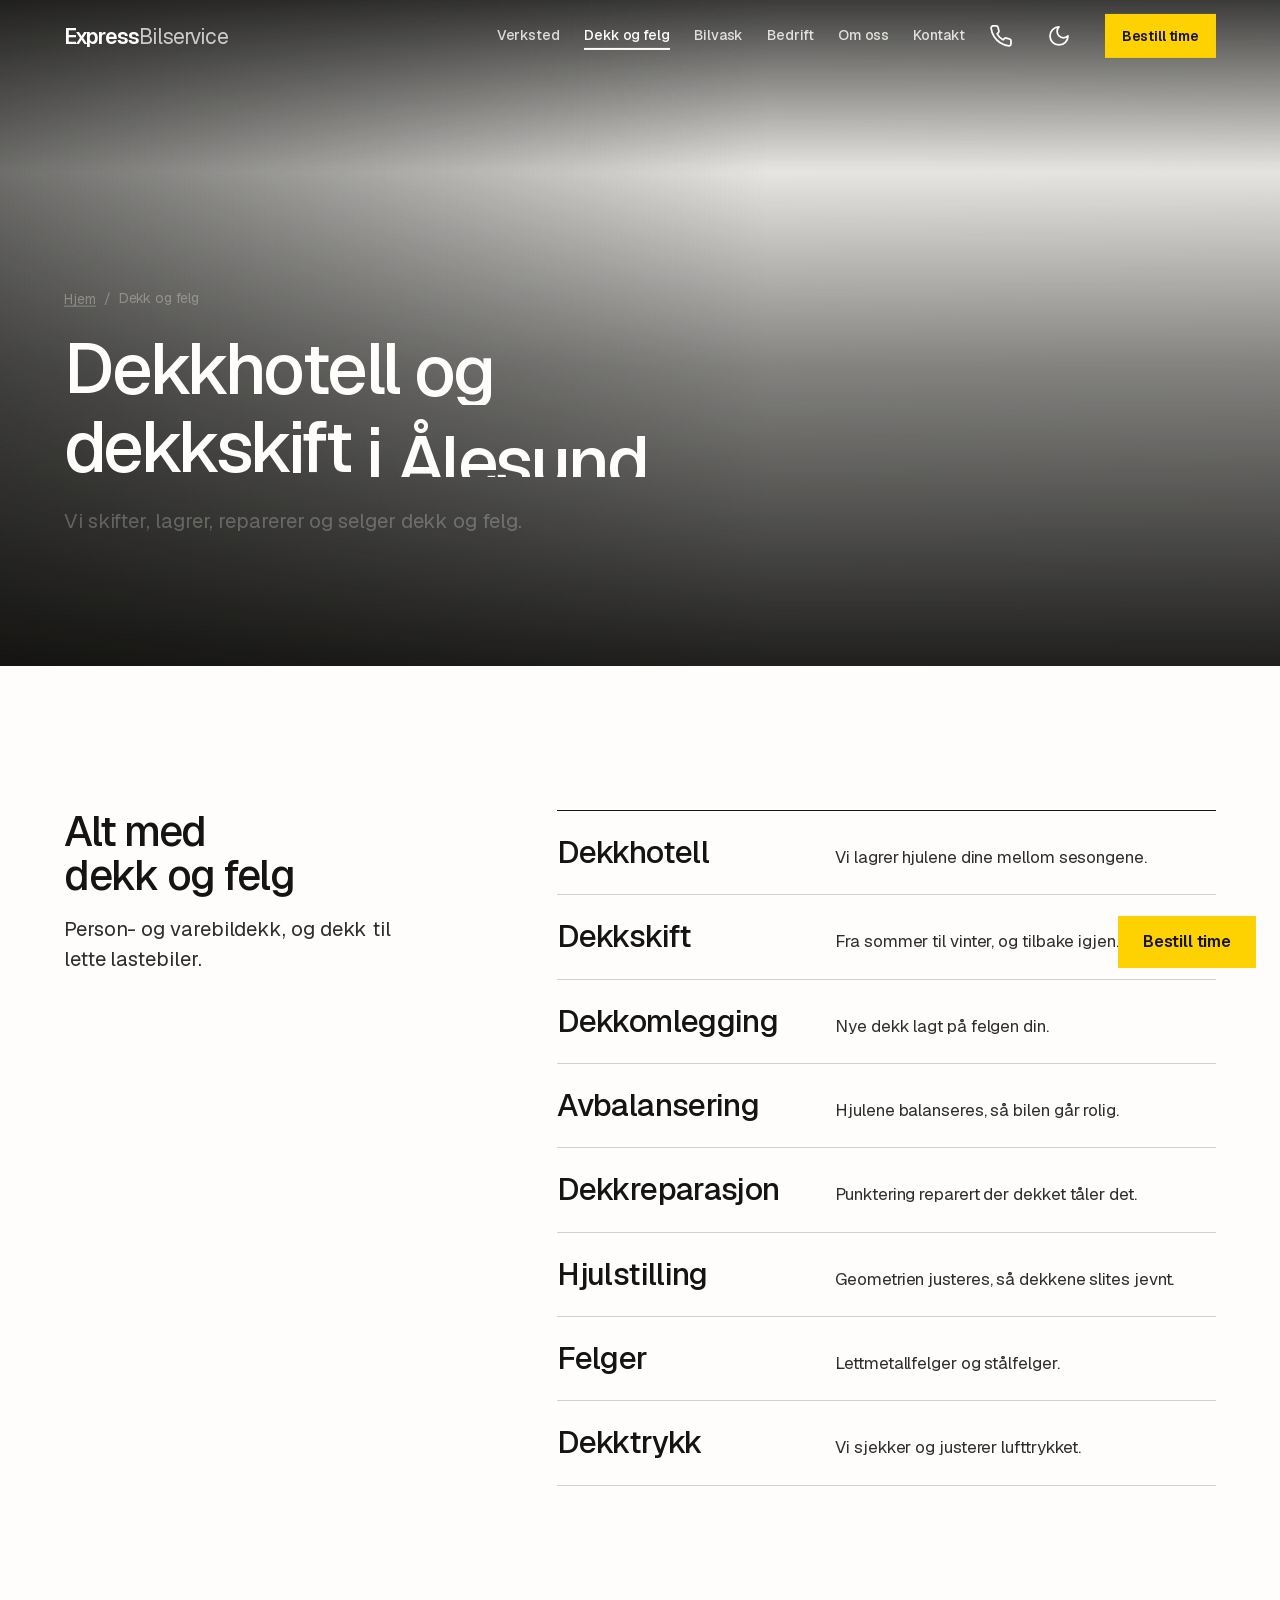
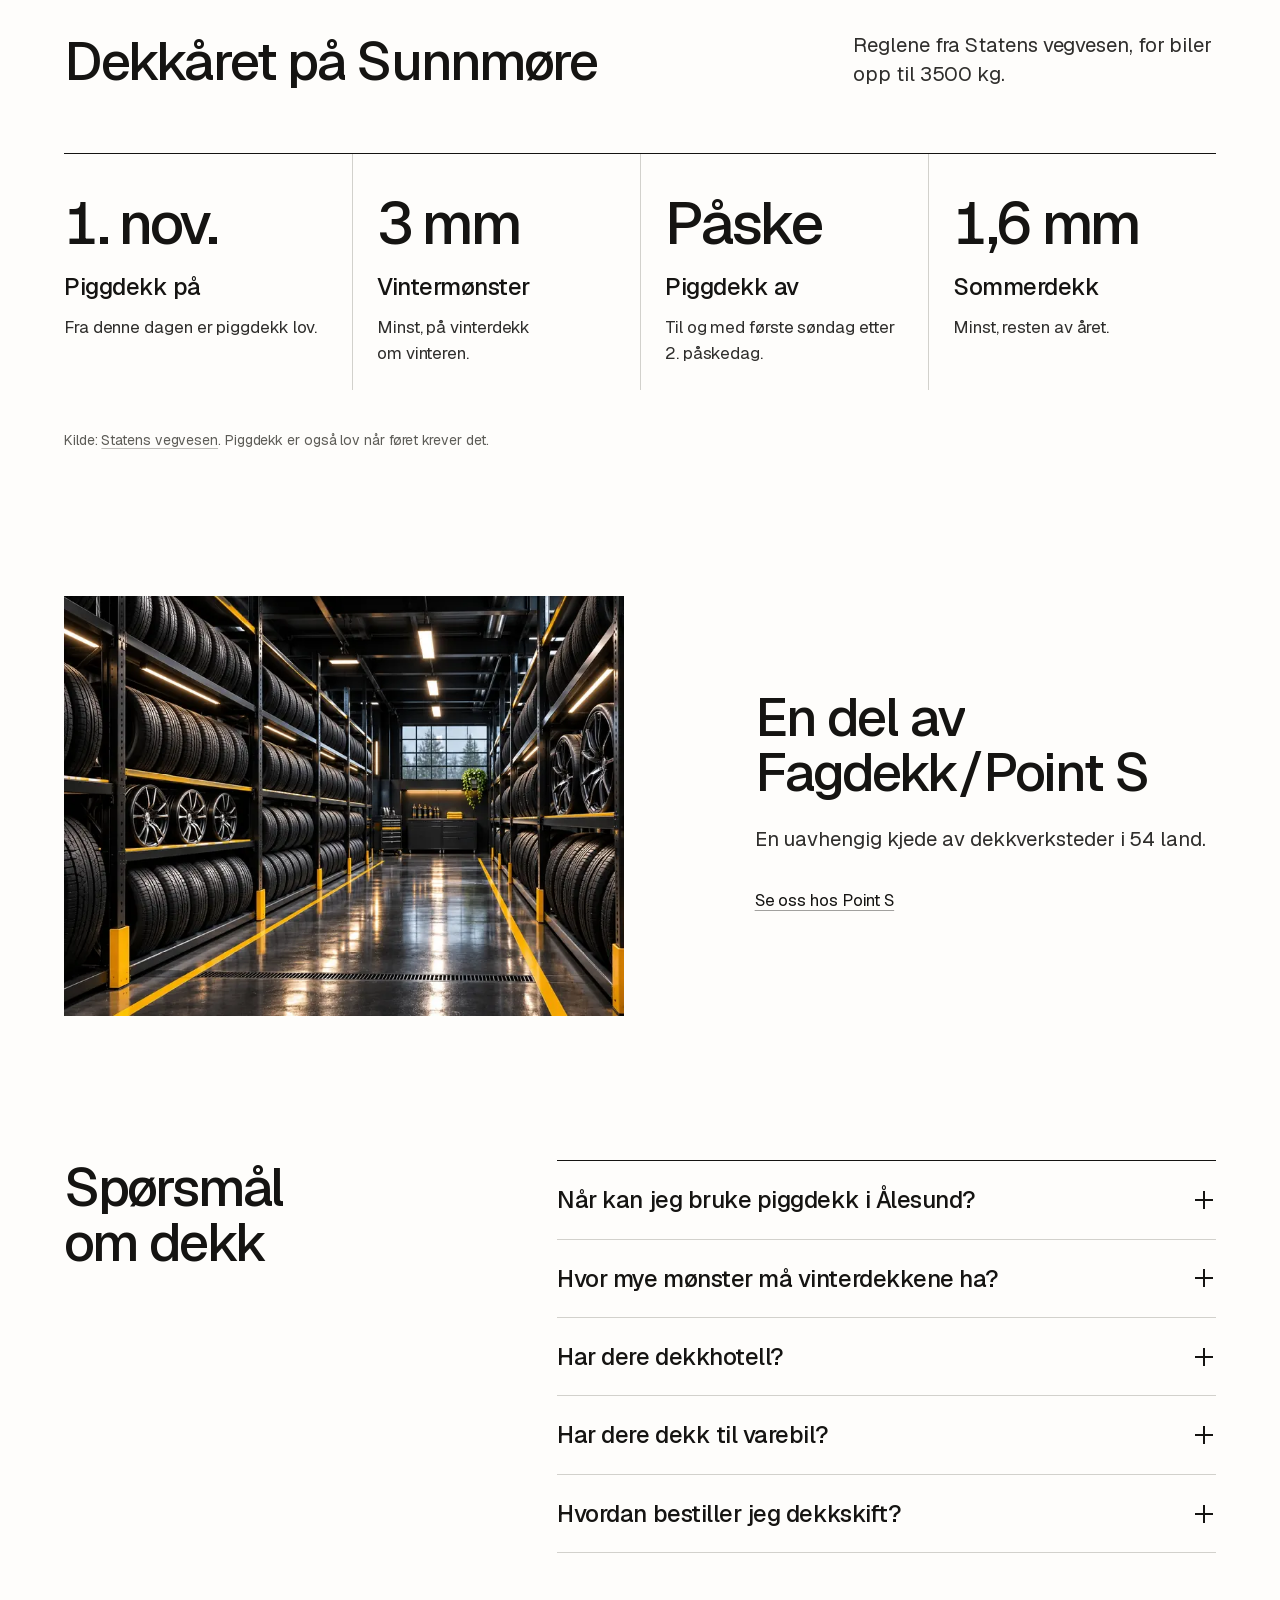
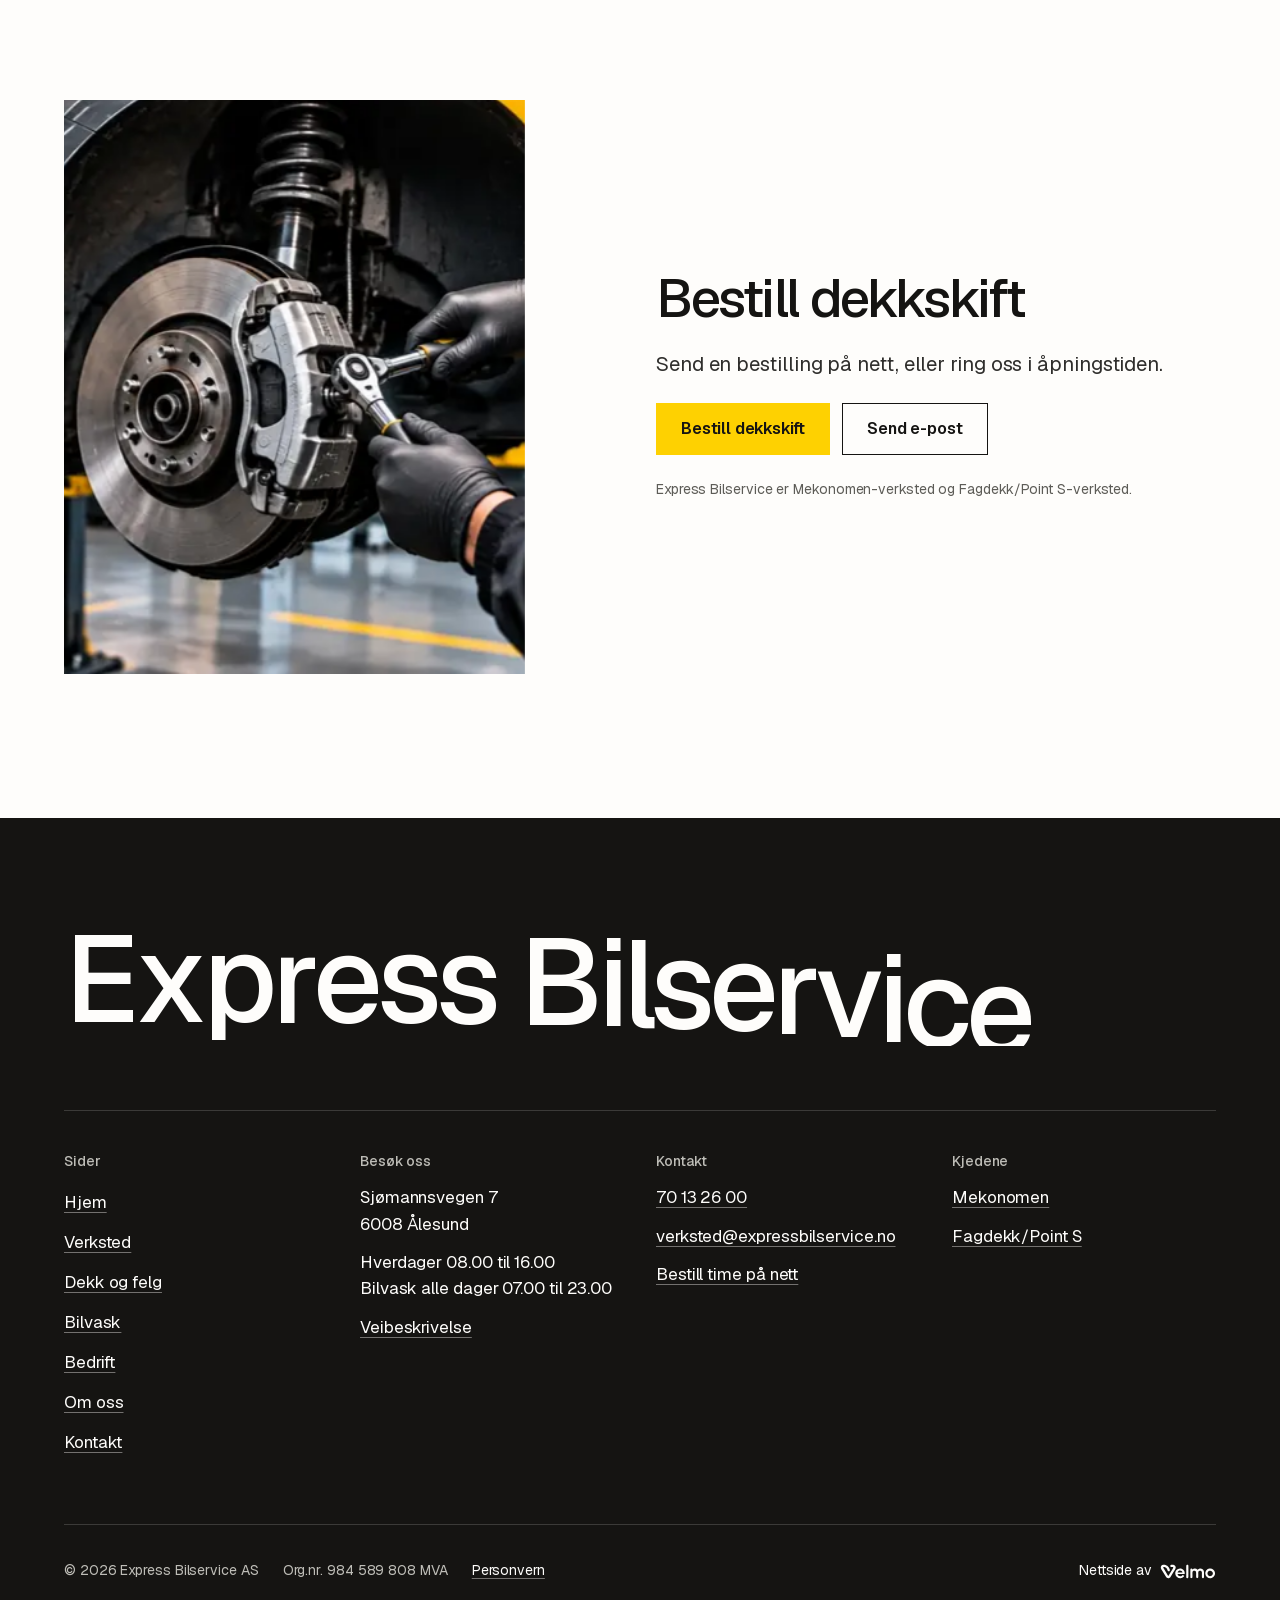
<file: dekk/index.html>
<!doctype html>
<html lang="nb">
<head>
  <meta charset="utf-8">
  <meta name="viewport" content="width=device-width, initial-scale=1, viewport-fit=cover">
  <title>Dekkhotell og dekkskift i Ålesund | Express Bilservice</title>
  <meta name="description" content="Dekkhotell, dekkskift, dekkomlegging, avbalansering og hjulstilling på Volsdalsberga i Ålesund. Person- og varebildekk fra Fagdekk/Point S. Ring 70 13 26 00.">
  <link rel="canonical" href="https://www.expressbilservice.no/dekk/">
  <meta name="robots" content="noindex, nofollow">
  <meta name="theme-color" content="#141414">
  <meta name="author" content="Velmo, velmo.no">
  <meta name="geo.region" content="NO-15">
  <meta name="geo.placename" content="Ålesund">
  <meta name="geo.position" content="62.46956;6.19339">
  <meta name="ICBM" content="62.46956, 6.19339">
  <meta name="format-detection" content="telephone=no">
  <meta property="og:type" content="website">
  <meta property="og:locale" content="nb_NO">
  <meta property="og:site_name" content="Express Bilservice">
  <meta property="og:title" content="Dekkhotell og dekkskift i Ålesund | Express Bilservice">
  <meta property="og:description" content="Dekkhotell, dekkskift, dekkomlegging, avbalansering og hjulstilling på Volsdalsberga i Ålesund. Person- og varebildekk fra Fagdekk/Point S. Ring 70 13 26 00.">
  <meta property="og:url" content="https://elieneama.github.io/express-bilservice-preview/dekk/">
  <meta property="og:image" content="https://elieneama.github.io/express-bilservice-preview/assets/brand/og-dekk.jpg">
  <meta property="og:image:type" content="image/jpeg">
  <meta property="og:image:width" content="1200">
  <meta property="og:image:height" content="630">
  <meta property="og:image:alt" content="Express Bilservice, bilverksted, dekkhotell og bilvask i Ålesund">
  <meta name="twitter:card" content="summary_large_image">
  <link rel="icon" href="../favicon.svg?v=e9861fc3" type="image/svg+xml">
  <link rel="icon" href="../favicon.ico?v=e9861fc3" sizes="48x48">
  <link rel="apple-touch-icon" href="../apple-touch-icon.png?v=e9861fc3">
  <link rel="manifest" href="../site.webmanifest">
  <link rel="preload" as="font" type="font/woff2" href="../assets/fonts/geist.woff2" crossorigin>
  <link rel="preload" as="image" href="../assets/img/balansering-m68-941.webp?v=5950cb6c" imagesrcset="../assets/img/balansering-m68-800.webp?v=4ffd92aa 800w, ../assets/img/balansering-m68-941.webp?v=5950cb6c 941w" imagesizes="100vw" media="(max-width: 40rem)" fetchpriority="high">
  <link rel="preload" as="image" href="../assets/img/balansering-1600.webp?v=e682588c" imagesrcset="../assets/img/balansering-800.webp?v=22eb8c8e 800w, ../assets/img/balansering-1200.webp?v=0386e09c 1200w, ../assets/img/balansering-1600.webp?v=e682588c 1600w, ../assets/img/balansering-1670.webp?v=f43da712 1670w" imagesizes="100vw" media="(min-width: 40.0625rem)" fetchpriority="high">
  <link rel="stylesheet" href="../assets/css/bundle.css?v=f4195edea4">
  <script>(function(){var r=document.documentElement;r.classList.add('js');try{var m=localStorage.getItem('ebs-mode');if(m==='dark'||m==='light')r.dataset.mode=m;}catch(e){}var s=false;try{s=!!document.referrer&&new URL(document.referrer).origin===location.origin;}catch(e){}if(!matchMedia('(prefers-reduced-motion: reduce)').matches)r.classList.add(s?'is-nav':'is-first');})();</script>
  <script>window.SITE = {"hours":[["08:00","16:00"],["08:00","16:00"],["08:00","16:00"],["08:00","16:00"],["08:00","16:00"],null,null]};</script>
  <script type="application/ld+json">{"@context":"https://schema.org","@graph":[{"@type":["AutoRepair","TireShop"],"@id":"https://www.expressbilservice.no/#bedrift","name":"Express Bilservice","legalName":"Express Bilservice AS","url":"https://www.expressbilservice.no/","description":"Bilverksted, dekkhotell og bilvask på Volsdalsberga i Ålesund. Mekonomen-verksted og Fagdekk/Point S-verksted siden 2002.","telephone":"+47 70 13 26 00","email":"verksted@expressbilservice.no","image":["https://www.expressbilservice.no/assets/brand/og-hjem.jpg"],"address":{"@type":"PostalAddress","streetAddress":"Sjømannsvegen 7","postalCode":"6008","addressLocality":"Ålesund","addressRegion":"Møre og Romsdal","addressCountry":"NO"},"geo":{"@type":"GeoCoordinates","latitude":62.46956,"longitude":6.19339},"hasMap":"https://www.google.com/maps/search/?api=1&query=Express%20Bilservice%20AS%2C%20Sj%C3%B8mannsvegen%207%2C%206008%20%C3%85lesund","openingHoursSpecification":[{"@type":"OpeningHoursSpecification","dayOfWeek":["Monday","Tuesday","Wednesday","Thursday","Friday"],"opens":"08:00","closes":"16:00"}],"department":[{"@type":"AutoWash","@id":"https://www.expressbilservice.no/bilvask/#bilvask","name":"Express Bilservice bilvask","description":"Automatisk bilvask, åpen alle dager fra 07.00 til 23.00.","url":"https://www.expressbilservice.no/bilvask/","image":"https://www.expressbilservice.no/assets/brand/og-bilvask.jpg","telephone":"+47 70 13 26 00","address":{"@type":"PostalAddress","streetAddress":"Sjømannsvegen 7","postalCode":"6008","addressLocality":"Ålesund","addressRegion":"Møre og Romsdal","addressCountry":"NO"},"openingHoursSpecification":[{"@type":"OpeningHoursSpecification","dayOfWeek":["Monday","Tuesday","Wednesday","Thursday","Friday","Saturday","Sunday"],"opens":"07:00","closes":"23:00"}]}],"foundingDate":"2002","numberOfEmployees":{"@type":"QuantitativeValue","value":11},"vatID":"NO984589808MVA","identifier":{"@type":"PropertyValue","propertyID":"Organisasjonsnummer","value":"984589808"},"areaServed":[{"@type":"City","name":"Ålesund"},{"@type":"AdministrativeArea","name":"Sunnmøre"}],"memberOf":[{"@type":"Organization","name":"Mekonomen","url":"https://www.mekonomen.no/"},{"@type":"Organization","name":"Fagdekk / Point S","url":"https://www.point-s.no/"}],"sameAs":["https://www.mekonomen.no/bilverksteder/alesund/express-bilservice-as","https://www.point-s.no/dekk-verksted-naer-meg/alesund/express-bilservice","https://www.facebook.com/expressbilservice/","https://virksomhet.brreg.no/nb/oppslag/enheter/984589808"],"logo":"https://www.expressbilservice.no/icon-512.png?v=e9861fc3","knowsAbout":["Bilservice etter fabrikantens anvisninger","EU-kontroll","Diagnose og feilsøking","Reparasjon","Oljeskift","Bremser","Eksosanlegg","Støtdempere","Bilbatteri","Småreparasjoner","Feriesjekk og servicekontroll","Dekkhotell","Dekkskift","Dekkomlegging og avbalansering","Dekkreparasjon","Hjulstilling","Salg av dekk og felg","Bilvask","Automatisk utvendig bilvask","Verksted for bedrifter og bilpark"],"potentialAction":{"@type":"ReserveAction","name":"Bestill verkstedtime","target":{"@type":"EntryPoint","urlTemplate":"https://www.expressbilservice.no/bestill/","actionPlatform":["http://schema.org/DesktopWebPlatform","http://schema.org/MobileWebPlatform"]}},"hasOfferCatalog":{"@type":"OfferCatalog","name":"Tjenester","itemListElement":[{"@type":"Offer","itemOffered":{"@type":"Service","name":"Bilservice etter fabrikantens anvisninger"}},{"@type":"Offer","itemOffered":{"@type":"Service","name":"EU-kontroll"}},{"@type":"Offer","itemOffered":{"@type":"Service","name":"Diagnose og feilsøking"}},{"@type":"Offer","itemOffered":{"@type":"Service","name":"Reparasjon"}},{"@type":"Offer","itemOffered":{"@type":"Service","name":"Oljeskift"}},{"@type":"Offer","itemOffered":{"@type":"Service","name":"Bremser"}},{"@type":"Offer","itemOffered":{"@type":"Service","name":"Eksosanlegg"}},{"@type":"Offer","itemOffered":{"@type":"Service","name":"Støtdempere"}},{"@type":"Offer","itemOffered":{"@type":"Service","name":"Bilbatteri"}},{"@type":"Offer","itemOffered":{"@type":"Service","name":"Småreparasjoner"}},{"@type":"Offer","itemOffered":{"@type":"Service","name":"Feriesjekk og servicekontroll"}},{"@type":"Offer","itemOffered":{"@type":"Service","name":"Dekkhotell"}},{"@type":"Offer","itemOffered":{"@type":"Service","name":"Dekkskift"}},{"@type":"Offer","itemOffered":{"@type":"Service","name":"Dekkomlegging og avbalansering"}},{"@type":"Offer","itemOffered":{"@type":"Service","name":"Dekkreparasjon"}},{"@type":"Offer","itemOffered":{"@type":"Service","name":"Hjulstilling"}},{"@type":"Offer","itemOffered":{"@type":"Service","name":"Salg av dekk og felg"}},{"@type":"Offer","itemOffered":{"@type":"Service","name":"Bilvask"}},{"@type":"Offer","itemOffered":{"@type":"Service","name":"Automatisk utvendig bilvask"}},{"@type":"Offer","itemOffered":{"@type":"Service","name":"Verksted for bedrifter og bilpark"}}]}},{"@type":"WebPage","@id":"https://www.expressbilservice.no/dekk/#side","url":"https://www.expressbilservice.no/dekk/","name":"Dekkhotell og dekkskift i Ålesund | Express Bilservice","description":"Dekkhotell, dekkskift, dekkomlegging, avbalansering og hjulstilling på Volsdalsberga i Ålesund. Person- og varebildekk fra Fagdekk/Point S. Ring 70 13 26 00.","inLanguage":"nb-NO","isPartOf":{"@id":"https://www.expressbilservice.no/#nettsted"},"about":{"@id":"https://www.expressbilservice.no/#bedrift"},"breadcrumb":{"@type":"BreadcrumbList","itemListElement":[{"@type":"ListItem","position":1,"name":"Hjem","item":"https://www.expressbilservice.no/"},{"@type":"ListItem","position":2,"name":"Dekk og felg","item":"https://www.expressbilservice.no/dekk/"}]},"primaryImageOfPage":"https://www.expressbilservice.no/assets/brand/og-dekk.jpg"},{"@type":"Service","@id":"https://www.expressbilservice.no/dekk/#tjeneste","name":"Dekkhotell og dekkskift","serviceType":"Dekkverksted","description":"Dekkhotell, dekkskift, dekkomlegging, avbalansering og hjulstilling på Volsdalsberga i Ålesund. Person- og varebildekk fra Fagdekk/Point S. Ring 70 13 26 00.","url":"https://www.expressbilservice.no/dekk/","provider":{"@id":"https://www.expressbilservice.no/#bedrift"},"areaServed":{"@type":"City","name":"Ålesund"},"hasOfferCatalog":{"@type":"OfferCatalog","name":"Dekkhotell og dekkskift","itemListElement":[{"@type":"Offer","itemOffered":{"@type":"Service","name":"Dekkhotell"}},{"@type":"Offer","itemOffered":{"@type":"Service","name":"Dekkskift"}},{"@type":"Offer","itemOffered":{"@type":"Service","name":"Dekkomlegging"}},{"@type":"Offer","itemOffered":{"@type":"Service","name":"Avbalansering"}},{"@type":"Offer","itemOffered":{"@type":"Service","name":"Dekkreparasjon"}},{"@type":"Offer","itemOffered":{"@type":"Service","name":"Hjulstilling"}},{"@type":"Offer","itemOffered":{"@type":"Service","name":"Felger"}},{"@type":"Offer","itemOffered":{"@type":"Service","name":"Dekktrykk"}}]}},{"@type":"FAQPage","mainEntity":[{"@type":"Question","name":"Når kan jeg bruke piggdekk i Ålesund?","acceptedAnswer":{"@type":"Answer","text":"Fra 1. november til og med første søndag etter 2. påskedag. Krever føret det, er piggdekk lov også utenom perioden. Kilde: Statens vegvesen."}},{"@type":"Question","name":"Hvor mye mønster må vinterdekkene ha?","acceptedAnswer":{"@type":"Answer","text":"Minst 3 mm i vinterperioden, fra 1. november til og med første søndag etter 2. påskedag. Resten av året er kravet minst 1,6 mm. Dette gjelder biler opp til 3500 kg."}},{"@type":"Question","name":"Har dere dekkhotell?","acceptedAnswer":{"@type":"Answer","text":"Ja. Vi lagrer hjulene dine mellom sesongene og skifter når du kommer."}},{"@type":"Question","name":"Har dere dekk til varebil?","acceptedAnswer":{"@type":"Answer","text":"Ja. Vi har person- og varebildekk, og dekk til lette lastebiler."}},{"@type":"Question","name":"Hvordan bestiller jeg dekkskift?","acceptedAnswer":{"@type":"Answer","text":"Velg «Dekkskift eller dekkhotell» i bestillingsskjemaet, eller ring 70 13 26 00."}}]}]}</script>
</head>
<body>
  <a class="skip" href="#main">Hopp til innholdet</a>
  <svg width="0" height="0" style="position:absolute" aria-hidden="true" focusable="false"><symbol id="i-phone" viewBox="0 0 24 24"><path d="M22 16.92v3a2 2 0 0 1-2.18 2 19.79 19.79 0 0 1-8.63-3.07 19.5 19.5 0 0 1-6-6 19.79 19.79 0 0 1-3.07-8.67A2 2 0 0 1 4.11 2h3a2 2 0 0 1 2 1.72 12.84 12.84 0 0 0 .7 2.81 2 2 0 0 1-.45 2.11L8.09 9.91a16 16 0 0 0 6 6l1.27-1.27a2 2 0 0 1 2.11-.45 12.84 12.84 0 0 0 2.81.7A2 2 0 0 1 22 16.92z"/></symbol><symbol id="i-moon" viewBox="0 0 24 24"><path d="M12 3a6 6 0 0 0 9 9 9 9 0 1 1-9-9Z"/></symbol><symbol id="i-sun" viewBox="0 0 24 24"><circle cx="12" cy="12" r="4"/><path d="M12 2v2M12 20v2M4.93 4.93l1.41 1.41M17.66 17.66l1.41 1.41M2 12h2M20 12h2M6.34 17.66l-1.41 1.41M19.07 4.93l-1.41 1.41"/></symbol></svg>
  <div class="loader on-night" aria-hidden="true">
    <p class="loader__word"><span class="l"><span class="li">Express</span></span><span class="l"><span class="li">Bilservice</span></span></p>
    <div class="loader__row"><span>Sjømannsvegen 7, Ålesund</span><span class="loader__count">000 %</span></div>
    <div class="loader__bar"><i></i></div>
  </div>
  <div class="curtain" aria-hidden="true"></div>
  <header class="nav">
    <div class="container nav__in">
      <a class="brand" href="../" aria-label="Express Bilservice, til forsiden"><span class="brand__a">Express</span> <span class="brand__b">Bilservice</span></a>
      <nav class="nav__links" aria-label="Hovedmeny">
        <ul>
          <li><a href="../verksted/">Verksted</a></li>
          <li><a href="../dekk/" aria-current="page">Dekk og felg</a></li>
          <li><a href="../bilvask/">Bilvask</a></li>
          <li><a href="../bedrift/">Bedrift</a></li>
          <li><a href="../om-oss/">Om oss</a></li>
          <li><a href="../kontakt/">Kontakt</a></li>
        </ul>
      </nav>
      <a class="nav__tel" href="tel:+4770132600" aria-label="Ring 70 13 26 00"><svg class="icon" aria-hidden="true" focusable="false"><use href="#i-phone"/></svg><span>70 13 26 00</span></a>
      <button class="iconbtn" type="button" data-mode-toggle aria-label="Bytt til mørk modus" aria-pressed="false"><svg class="icon i-moon" aria-hidden="true" focusable="false"><use href="#i-moon"/></svg><svg class="icon i-sun" aria-hidden="true" focusable="false"><use href="#i-sun"/></svg></button>
      <a class="btn btn--primary btn--sm nav__book" href="../bestill/">Bestill time</a>
      <button class="burger" type="button" aria-expanded="false" aria-controls="meny"><span class="burger__lines" aria-hidden="true"><i></i><i></i></span><span class="burger__label">Meny</span></button>
    </div>
  </header>
  <div class="menu on-night" id="meny" hidden data-lenis-prevent>
    <ul>
      <li><a href="../">Hjem</a></li>
      <li><a href="../verksted/">Verksted</a></li>
      <li><a href="../dekk/" aria-current="page">Dekk og felg</a></li>
      <li><a href="../bilvask/">Bilvask</a></li>
      <li><a href="../bedrift/">Bedrift</a></li>
      <li><a href="../om-oss/">Om oss</a></li>
      <li><a href="../kontakt/">Kontakt</a></li>
    </ul>
    <div class="menu__foot">
      <a class="btn btn--primary" href="../bestill/">Bestill time</a>
      <a class="link" href="tel:+4770132600">70 13 26 00</a>
      <a class="link" href="mailto:verksted@expressbilservice.no">verksted@expressbilservice.no</a>
    </div>
  </div>
  <div class="dock on-night" inert>
    <a class="btn btn--primary" href="../bestill/">Bestill time</a>
    <a class="btn btn--ghost" href="tel:+4770132600"><svg class="icon" aria-hidden="true" focusable="false"><use href="#i-phone"/></svg>Ring</a>
  </div>
  <main id="main">
    <section class="phero on-night" aria-labelledby="page-h">
      <div class="phero__media" data-slot="hero" data-alt="Dekk og hjul på verkstedet"><picture><source media="(max-width: 40rem)" srcset="../assets/img/balansering-m68-800.webp?v=4ffd92aa 800w, ../assets/img/balansering-m68-941.webp?v=5950cb6c 941w" sizes="100vw"><img src="../assets/img/balansering-1600.webp?v=e682588c" srcset="../assets/img/balansering-800.webp?v=22eb8c8e 800w, ../assets/img/balansering-1200.webp?v=0386e09c 1200w, ../assets/img/balansering-1600.webp?v=e682588c 1600w, ../assets/img/balansering-1670.webp?v=f43da712 1670w" sizes="(max-width: 40rem) 180vw, 100vw" width="1670" height="941" alt="Hjul på en dekkmaskin foran hyller med dekk" fetchpriority="high" decoding="async" style="object-position: 68% 50%"></picture></div>
      <div class="phero__scrim" aria-hidden="true"></div>
      <div class="container phero__in">
        <div class="phero__plate">
          <ol class="crumbs" aria-label="Brødsmuler"><li><a href="../">Hjem</a></li><li aria-current="page">Dekk og felg</li></ol>
          <h1 id="page-h" data-split>Dekkhotell og dekkskift i Ålesund</h1>
          <p class="lead">Vi skifter, lagrer, reparerer og selger dekk og felg.</p>
          <div class="actions"><a class="btn btn--primary" href="../bestill/?tjeneste=dekk">Bestill dekkskift</a><a class="btn btn--ghost" href="tel:+4770132600">Ring 70 13 26 00</a></div>
        </div>
      </div>
    </section>
    <section class="sec list" aria-labelledby="list-h">
      <div class="container list__grid">
        <div class="list__head">
          <h2 id="list-h" data-split>Alt med dekk og felg</h2>
          <p class="lead">Person- og varebildekk, og dekk til lette lastebiler.</p>
        </div>
        <ul class="rows" role="list">
          <li class="row"><h3 class="row__t">Dekkhotell</h3><p class="row__l">Vi lagrer hjulene dine mellom sesongene.</p></li>
          <li class="row"><h3 class="row__t">Dekkskift</h3><p class="row__l">Fra sommer til vinter, og tilbake igjen.</p></li>
          <li class="row"><h3 class="row__t">Dekkomlegging</h3><p class="row__l">Nye dekk lagt på felgen din.</p></li>
          <li class="row"><h3 class="row__t">Avbalansering</h3><p class="row__l">Hjulene balanseres, så bilen går rolig.</p></li>
          <li class="row"><h3 class="row__t">Dekkreparasjon</h3><p class="row__l">Punktering reparert der dekket tåler det.</p></li>
          <li class="row"><h3 class="row__t">Hjulstilling</h3><p class="row__l">Geometrien justeres, så dekkene slites jevnt.</p></li>
          <li class="row"><h3 class="row__t">Felger</h3><p class="row__l">Lettmetallfelger og stålfelger.</p></li>
          <li class="row"><h3 class="row__t">Dekktrykk</h3><p class="row__l">Vi sjekker og justerer lufttrykket.</p></li>
        </ul>
      </div>
    </section>
    <section class="sec season" aria-labelledby="season-h">
      <div class="container">
        <div class="head12">
          <h2 id="season-h" data-split>Dekkåret på Sunnmøre</h2>
          <p class="lead">Reglene fra Statens vegvesen, for biler opp til 3500 kg.</p>
        </div>
        <ol class="season__steps" data-stagger>
          <li><p class="season__fig">1. nov.</p><h3>Piggdekk på</h3><p>Fra denne dagen er piggdekk lov.</p></li>
          <li><p class="season__fig">3 mm</p><h3>Vintermønster</h3><p>Minst, på vinterdekk om vinteren.</p></li>
          <li><p class="season__fig">Påske</p><h3>Piggdekk av</h3><p>Til og med første søndag etter 2. påskedag.</p></li>
          <li><p class="season__fig">1,6 mm</p><h3>Sommerdekk</h3><p>Minst, resten av året.</p></li>
        </ol>
        <p class="small season__src">Kilde: <a class="link" href="https://www.vegvesen.no/kjoretoy/eie-og-vedlikeholde/dekk-og-kjetting/">Statens vegvesen</a>. Piggdekk er også lov når føret krever det.</p>
      </div>
    </section>

    <section class="sec split split--rev" aria-labelledby="split-h">
      <div class="container split__grid">
        <div class="split__text">
          <h2 id="split-h" data-split>En del av Fagdekk/Point&nbsp;S</h2>
          <p class="lead">En uavhengig kjede av dekkverksteder i 54 land.</p>
          <a class="link" href="https://www.point-s.no/dekk-verksted-naer-meg/alesund/express-bilservice">Se oss hos Point S</a>
        </div>
        <figure class="frame split__photo" data-slot="split" data-alt="Dekkhotellet eller dekkmaskinen på verkstedet" data-reveal><img src="../assets/img/dekkhotell-1448.webp?v=d71d2b89" srcset="../assets/img/dekkhotell-800.webp?v=ea77168e 800w, ../assets/img/dekkhotell-1200.webp?v=e1ff2ad4 1200w, ../assets/img/dekkhotell-1448.webp?v=d71d2b89 1448w" sizes="(min-width: 60rem) 50vw, 100vw" width="1448" height="1086" alt="Dekkhotell med lange hyller fulle av dekk og hjul" loading="lazy" fetchpriority="low" decoding="async" style="object-position: 50% 55%"></figure>
      </div>
    </section>
    <section class="sec faq" aria-labelledby="faq-h">
      <div class="container faq__grid">
        <h2 id="faq-h" data-split>Spørsmål om dekk</h2>
        <div class="faq__list">
          <details class="qa"><summary><span class="qa__q">Når kan jeg bruke piggdekk i Ålesund?</span><span class="qa__sign" aria-hidden="true"></span></summary><div class="qa__a"><p>Fra 1. november til og med første søndag etter 2. påskedag. Krever føret det, er piggdekk lov også utenom perioden. Kilde: <a class="link" href="https://www.vegvesen.no/kjoretoy/eie-og-vedlikeholde/dekk-og-kjetting/">Statens vegvesen</a>.</p></div></details>
          <details class="qa"><summary><span class="qa__q">Hvor mye mønster må vinterdekkene ha?</span><span class="qa__sign" aria-hidden="true"></span></summary><div class="qa__a"><p>Minst 3 mm i vinterperioden, fra 1. november til og med første søndag etter 2. påskedag. Resten av året er kravet minst 1,6 mm. Dette gjelder biler opp til 3500 kg.</p></div></details>
          <details class="qa"><summary><span class="qa__q">Har dere dekkhotell?</span><span class="qa__sign" aria-hidden="true"></span></summary><div class="qa__a"><p>Ja. Vi lagrer hjulene dine mellom sesongene og skifter når du kommer.</p></div></details>
          <details class="qa"><summary><span class="qa__q">Har dere dekk til varebil?</span><span class="qa__sign" aria-hidden="true"></span></summary><div class="qa__a"><p>Ja. Vi har person- og varebildekk, og dekk til lette lastebiler.</p></div></details>
          <details class="qa"><summary><span class="qa__q">Hvordan bestiller jeg dekkskift?</span><span class="qa__sign" aria-hidden="true"></span></summary><div class="qa__a"><p>Velg «Dekkskift eller dekkhotell» i bestillingsskjemaet, eller ring 70 13 26 00.</p></div></details>
        </div>
      </div>
    </section>
    <section class="sec close" aria-labelledby="close-h">
      <div class="container close__grid">
        <figure class="frame close__photo" data-slot="close" data-alt="Et bilde fra verkstedet, gjerne hender i arbeid eller en bil på løftebukken" data-reveal><img src="../assets/img/bremser-1600.webp?v=173674b2" srcset="../assets/img/bremser-800.webp?v=24c4ac8f 800w, ../assets/img/bremser-1200.webp?v=5eeb5964 1200w, ../assets/img/bremser-1600.webp?v=173674b2 1600w, ../assets/img/bremser-1671.webp?v=5e3c5063 1671w" sizes="(min-width: 60rem) 40vw, 100vw" width="1671" height="941" alt="Mekaniker skrur på bremsekaliperen mens hjulet er av" loading="lazy" fetchpriority="low" decoding="async" style="object-position: 86% 50%"></figure>
        <div class="close__text">
          <h2 id="close-h" data-split>Bestill dekkskift</h2>
          <p class="lead">Send en bestilling på nett, eller ring oss i åpningstiden.</p>
          <div class="actions"><a class="btn btn--primary" href="../bestill/?tjeneste=dekk">Bestill dekkskift</a><a class="btn btn--secondary" href="mailto:verksted@expressbilservice.no">Send e-post</a></div>
          <p class="small">Express Bilservice er Mekonomen-verksted og Fagdekk/Point S-verksted.</p>
        </div>
      </div>
    </section>
  </main>
  <footer class="foot on-night">
    <div class="container">
      <p class="foot__mast" aria-hidden="true"><span>Express Bilservice</span></p>
      <div class="foot__grid">
        <nav aria-label="Sider">
          <p class="foot__h">Sider</p>
          <ul>
            <li><a class="link" href="../">Hjem</a></li>
            <li><a class="link" href="../verksted/">Verksted</a></li>
            <li><a class="link" href="../dekk/">Dekk og felg</a></li>
            <li><a class="link" href="../bilvask/">Bilvask</a></li>
            <li><a class="link" href="../bedrift/">Bedrift</a></li>
            <li><a class="link" href="../om-oss/">Om oss</a></li>
            <li><a class="link" href="../kontakt/">Kontakt</a></li>
          </ul>
        </nav>
        <div>
          <p class="foot__h">Besøk oss</p>
          <p>Sjømannsvegen 7<br>6008 Ålesund</p>
          <p>Hverdager 08.00 til 16.00<br>Bilvask alle dager 07.00 til 23.00</p>
          <p><a class="link" href="https://www.google.com/maps/search/?api=1&query=Express%20Bilservice%20AS%2C%20Sj%C3%B8mannsvegen%207%2C%206008%20%C3%85lesund">Veibeskrivelse</a></p>
        </div>
        <div>
          <p class="foot__h">Kontakt</p>
          <p><a class="link" href="tel:+4770132600">70 13 26 00</a></p>
          <p><a class="link" href="mailto:verksted@expressbilservice.no">verksted@expressbilservice.no</a></p>
          <p><a class="link" href="../bestill/">Bestill time på nett</a></p>
        </div>
        <div>
          <p class="foot__h">Kjedene</p>
          <p><a class="link" href="https://www.mekonomen.no/bilverksteder/alesund/express-bilservice-as">Mekonomen</a></p>
          <p><a class="link" href="https://www.point-s.no/dekk-verksted-naer-meg/alesund/express-bilservice">Fagdekk/Point S</a></p>
        </div>
      </div>
      <div class="foot__base">
        <p class="foot__legal"><span>&copy; <span data-year>2026</span> Express Bilservice AS</span><span>Org.nr. 984 589 808 MVA</span><a class="link" href="../personvern/">Personvern</a></p>
        <a class="credit" href="https://velmo.no" aria-label="Nettside av Velmo, velmo.no"><span>Nettside av</span><span class="credit__logo" aria-hidden="true"></span></a>
        
      </div>
    </div>
  </footer>
  <script>window.hallmarkSlots = (m) => { for (const [k, v] of Object.entries(m)) { const s = document.querySelector(`[data-slot="${k}"]`); if (!s) continue; const im = new Image(); im.src = typeof v === 'string' ? v : v.src; im.alt = (typeof v === 'object' && v.alt) || s.dataset.alt || ''; s.querySelectorAll(':scope > img').forEach((o) => o.remove()); s.prepend(im); } };
  document.querySelectorAll('[data-slot] img').forEach((i) => { if (i.complete && !i.naturalWidth) i.remove(); else i.addEventListener('error', () => i.remove(), { once: true }); });</script>
  <script src="../assets/vendor/gsap.min.js" defer></script>
  <script src="../assets/vendor/ScrollTrigger.min.js" defer></script>
  <script src="../assets/vendor/lenis.min.js" defer></script>
  <script src="../assets/js/site.js?v=ecf5578af8" defer></script>
</body>
</html>
</file>
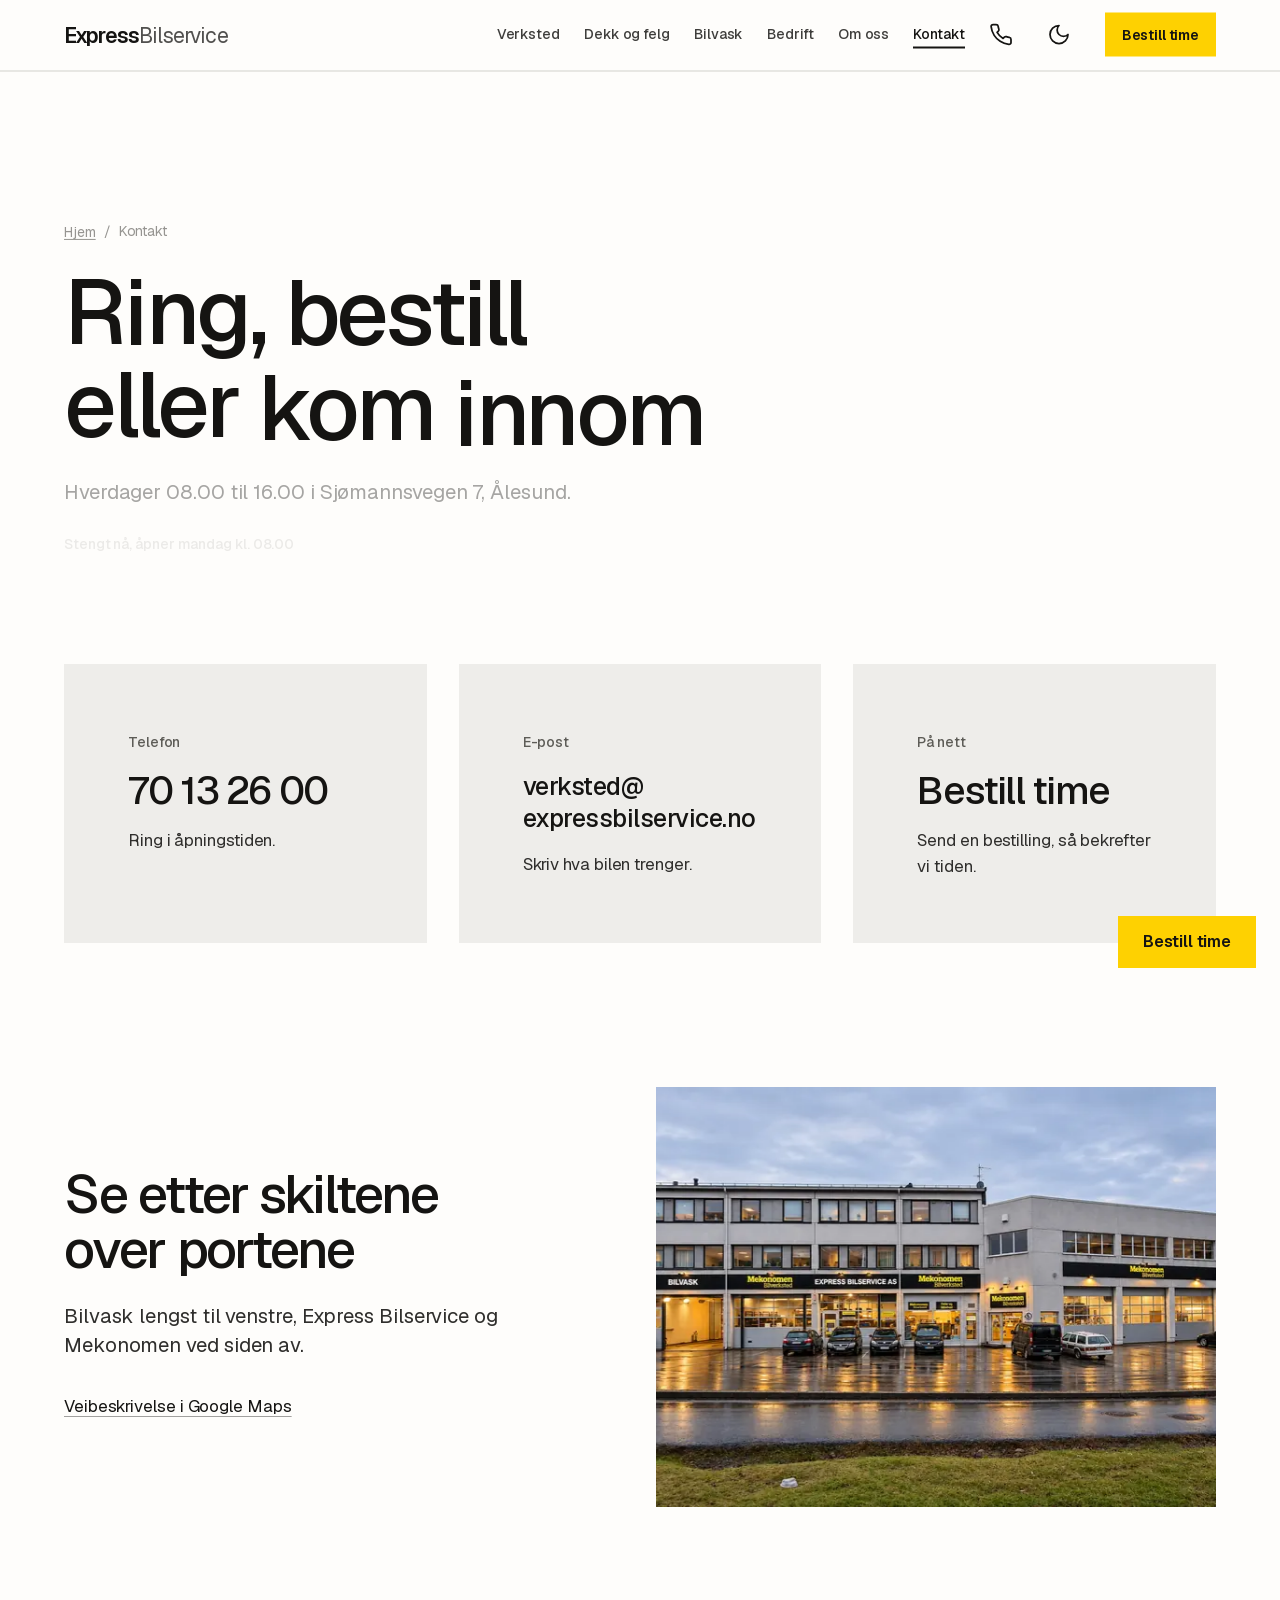
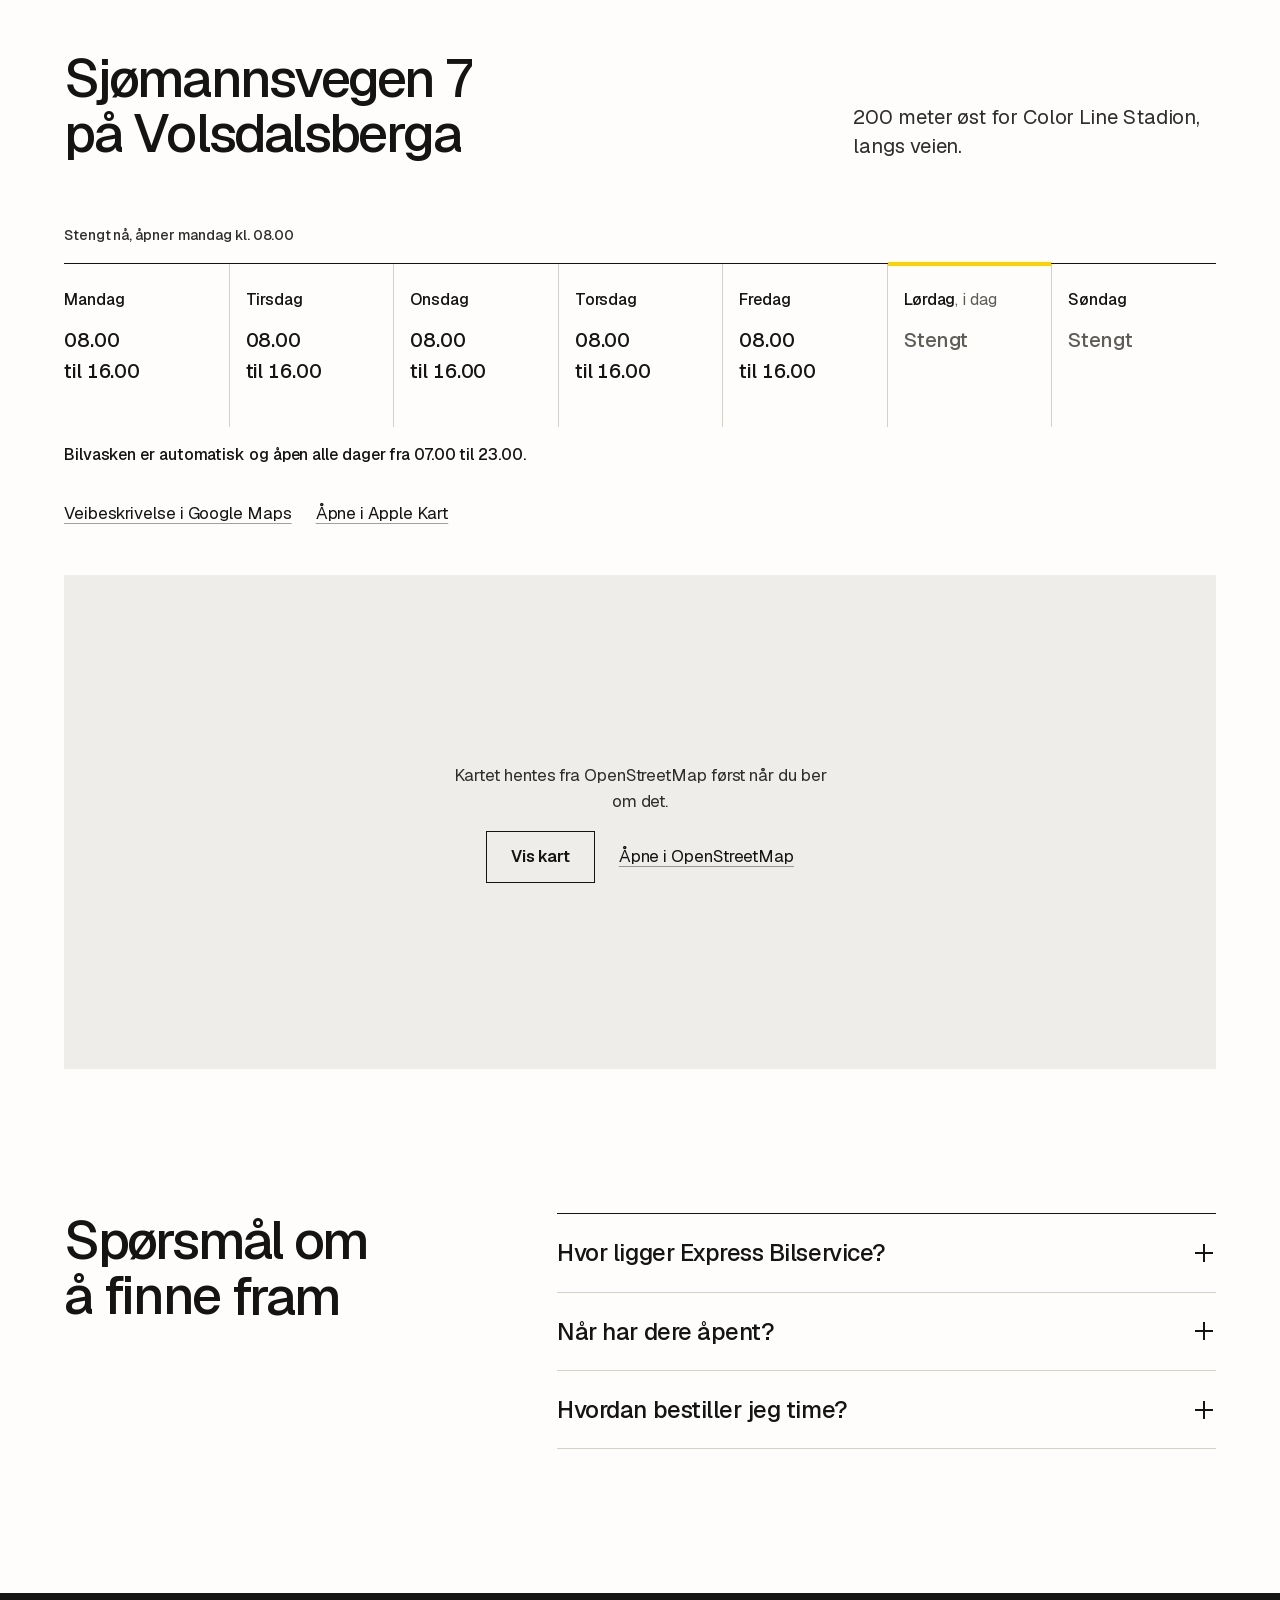
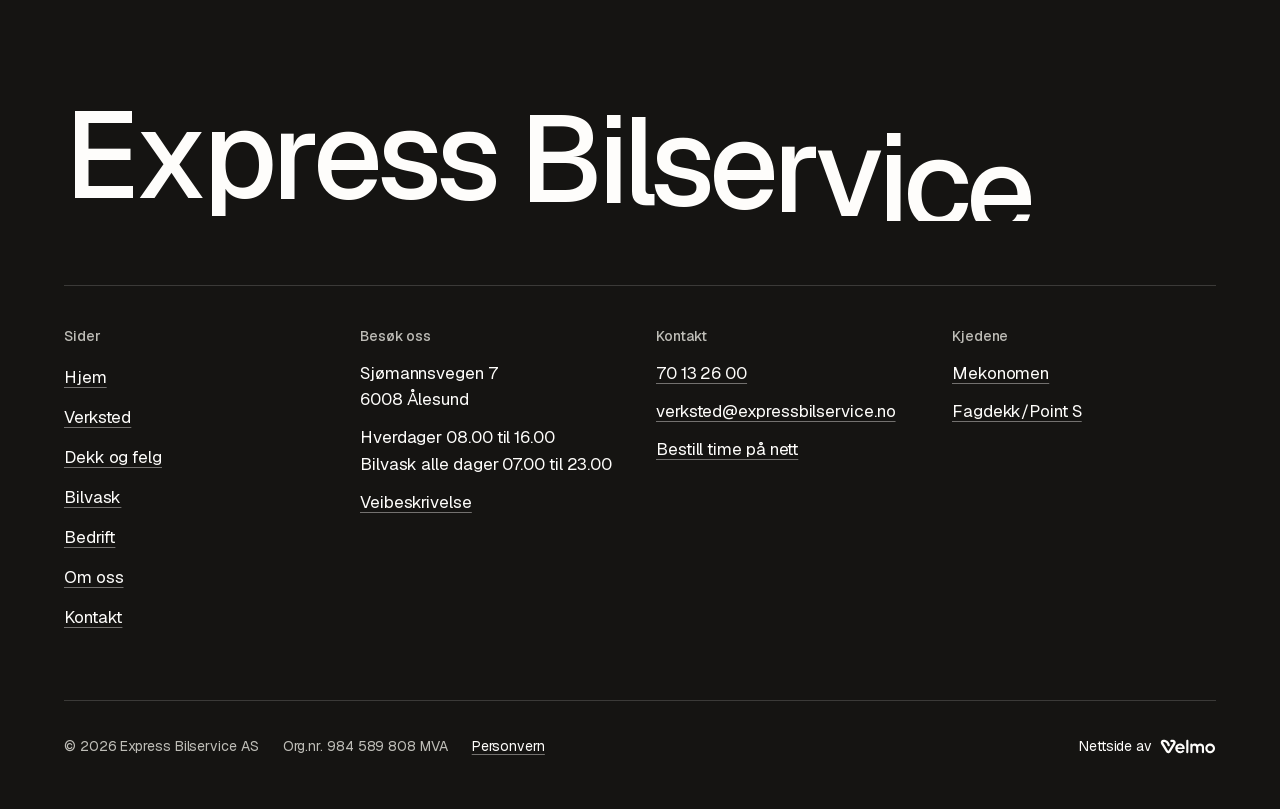
<file: kontakt/index.html>
<!doctype html>
<html lang="nb">
<head>
  <meta charset="utf-8">
  <meta name="viewport" content="width=device-width, initial-scale=1, viewport-fit=cover">
  <title>Kontakt og åpningstider | Express Bilservice i Ålesund</title>
  <meta name="description" content="Ring 70 13 26 00 eller bestill time på nett. Sjømannsvegen 7, 6008 Ålesund. Verkstedet har åpent hverdager 08.00–16.00, bilvasken alle dager 07.00–23.00.">
  <link rel="canonical" href="https://www.expressbilservice.no/kontakt/">
  <meta name="robots" content="noindex, nofollow">
  <meta name="theme-color" content="#141414">
  <meta name="author" content="Velmo, velmo.no">
  <meta name="geo.region" content="NO-15">
  <meta name="geo.placename" content="Ålesund">
  <meta name="geo.position" content="62.46956;6.19339">
  <meta name="ICBM" content="62.46956, 6.19339">
  <meta name="format-detection" content="telephone=no">
  <meta property="og:type" content="website">
  <meta property="og:locale" content="nb_NO">
  <meta property="og:site_name" content="Express Bilservice">
  <meta property="og:title" content="Kontakt og åpningstider | Express Bilservice i Ålesund">
  <meta property="og:description" content="Ring 70 13 26 00 eller bestill time på nett. Sjømannsvegen 7, 6008 Ålesund. Verkstedet har åpent hverdager 08.00–16.00, bilvasken alle dager 07.00–23.00.">
  <meta property="og:url" content="https://elieneama.github.io/express-bilservice-preview/kontakt/">
  <meta property="og:image" content="https://elieneama.github.io/express-bilservice-preview/assets/brand/og-kontakt.jpg">
  <meta property="og:image:type" content="image/jpeg">
  <meta property="og:image:width" content="1200">
  <meta property="og:image:height" content="630">
  <meta property="og:image:alt" content="Express Bilservice, bilverksted, dekkhotell og bilvask i Ålesund">
  <meta name="twitter:card" content="summary_large_image">
  <link rel="icon" href="../favicon.svg?v=e9861fc3" type="image/svg+xml">
  <link rel="icon" href="../favicon.ico?v=e9861fc3" sizes="48x48">
  <link rel="apple-touch-icon" href="../apple-touch-icon.png?v=e9861fc3">
  <link rel="manifest" href="../site.webmanifest">
  <link rel="preload" as="font" type="font/woff2" href="../assets/fonts/geist.woff2" crossorigin>
  
  <link rel="stylesheet" href="../assets/css/bundle.css?v=f4195edea4">
  <script>(function(){var r=document.documentElement;r.classList.add('js');try{var m=localStorage.getItem('ebs-mode');if(m==='dark'||m==='light')r.dataset.mode=m;}catch(e){}var s=false;try{s=!!document.referrer&&new URL(document.referrer).origin===location.origin;}catch(e){}if(!matchMedia('(prefers-reduced-motion: reduce)').matches)r.classList.add(s?'is-nav':'is-first');})();</script>
  <script>window.SITE = {"hours":[["08:00","16:00"],["08:00","16:00"],["08:00","16:00"],["08:00","16:00"],["08:00","16:00"],null,null]};</script>
  <script type="application/ld+json">{"@context":"https://schema.org","@graph":[{"@type":["AutoRepair","TireShop"],"@id":"https://www.expressbilservice.no/#bedrift","name":"Express Bilservice","legalName":"Express Bilservice AS","url":"https://www.expressbilservice.no/","description":"Bilverksted, dekkhotell og bilvask på Volsdalsberga i Ålesund. Mekonomen-verksted og Fagdekk/Point S-verksted siden 2002.","telephone":"+47 70 13 26 00","email":"verksted@expressbilservice.no","image":["https://www.expressbilservice.no/assets/brand/og-hjem.jpg"],"address":{"@type":"PostalAddress","streetAddress":"Sjømannsvegen 7","postalCode":"6008","addressLocality":"Ålesund","addressRegion":"Møre og Romsdal","addressCountry":"NO"},"geo":{"@type":"GeoCoordinates","latitude":62.46956,"longitude":6.19339},"hasMap":"https://www.google.com/maps/search/?api=1&query=Express%20Bilservice%20AS%2C%20Sj%C3%B8mannsvegen%207%2C%206008%20%C3%85lesund","openingHoursSpecification":[{"@type":"OpeningHoursSpecification","dayOfWeek":["Monday","Tuesday","Wednesday","Thursday","Friday"],"opens":"08:00","closes":"16:00"}],"department":[{"@type":"AutoWash","@id":"https://www.expressbilservice.no/bilvask/#bilvask","name":"Express Bilservice bilvask","description":"Automatisk bilvask, åpen alle dager fra 07.00 til 23.00.","url":"https://www.expressbilservice.no/bilvask/","image":"https://www.expressbilservice.no/assets/brand/og-bilvask.jpg","telephone":"+47 70 13 26 00","address":{"@type":"PostalAddress","streetAddress":"Sjømannsvegen 7","postalCode":"6008","addressLocality":"Ålesund","addressRegion":"Møre og Romsdal","addressCountry":"NO"},"openingHoursSpecification":[{"@type":"OpeningHoursSpecification","dayOfWeek":["Monday","Tuesday","Wednesday","Thursday","Friday","Saturday","Sunday"],"opens":"07:00","closes":"23:00"}]}],"foundingDate":"2002","numberOfEmployees":{"@type":"QuantitativeValue","value":11},"vatID":"NO984589808MVA","identifier":{"@type":"PropertyValue","propertyID":"Organisasjonsnummer","value":"984589808"},"areaServed":[{"@type":"City","name":"Ålesund"},{"@type":"AdministrativeArea","name":"Sunnmøre"}],"memberOf":[{"@type":"Organization","name":"Mekonomen","url":"https://www.mekonomen.no/"},{"@type":"Organization","name":"Fagdekk / Point S","url":"https://www.point-s.no/"}],"sameAs":["https://www.mekonomen.no/bilverksteder/alesund/express-bilservice-as","https://www.point-s.no/dekk-verksted-naer-meg/alesund/express-bilservice","https://www.facebook.com/expressbilservice/","https://virksomhet.brreg.no/nb/oppslag/enheter/984589808"],"logo":"https://www.expressbilservice.no/icon-512.png?v=e9861fc3","knowsAbout":["Bilservice etter fabrikantens anvisninger","EU-kontroll","Diagnose og feilsøking","Reparasjon","Oljeskift","Bremser","Eksosanlegg","Støtdempere","Bilbatteri","Småreparasjoner","Feriesjekk og servicekontroll","Dekkhotell","Dekkskift","Dekkomlegging og avbalansering","Dekkreparasjon","Hjulstilling","Salg av dekk og felg","Bilvask","Automatisk utvendig bilvask","Verksted for bedrifter og bilpark"],"potentialAction":{"@type":"ReserveAction","name":"Bestill verkstedtime","target":{"@type":"EntryPoint","urlTemplate":"https://www.expressbilservice.no/bestill/","actionPlatform":["http://schema.org/DesktopWebPlatform","http://schema.org/MobileWebPlatform"]}},"hasOfferCatalog":{"@type":"OfferCatalog","name":"Tjenester","itemListElement":[{"@type":"Offer","itemOffered":{"@type":"Service","name":"Bilservice etter fabrikantens anvisninger"}},{"@type":"Offer","itemOffered":{"@type":"Service","name":"EU-kontroll"}},{"@type":"Offer","itemOffered":{"@type":"Service","name":"Diagnose og feilsøking"}},{"@type":"Offer","itemOffered":{"@type":"Service","name":"Reparasjon"}},{"@type":"Offer","itemOffered":{"@type":"Service","name":"Oljeskift"}},{"@type":"Offer","itemOffered":{"@type":"Service","name":"Bremser"}},{"@type":"Offer","itemOffered":{"@type":"Service","name":"Eksosanlegg"}},{"@type":"Offer","itemOffered":{"@type":"Service","name":"Støtdempere"}},{"@type":"Offer","itemOffered":{"@type":"Service","name":"Bilbatteri"}},{"@type":"Offer","itemOffered":{"@type":"Service","name":"Småreparasjoner"}},{"@type":"Offer","itemOffered":{"@type":"Service","name":"Feriesjekk og servicekontroll"}},{"@type":"Offer","itemOffered":{"@type":"Service","name":"Dekkhotell"}},{"@type":"Offer","itemOffered":{"@type":"Service","name":"Dekkskift"}},{"@type":"Offer","itemOffered":{"@type":"Service","name":"Dekkomlegging og avbalansering"}},{"@type":"Offer","itemOffered":{"@type":"Service","name":"Dekkreparasjon"}},{"@type":"Offer","itemOffered":{"@type":"Service","name":"Hjulstilling"}},{"@type":"Offer","itemOffered":{"@type":"Service","name":"Salg av dekk og felg"}},{"@type":"Offer","itemOffered":{"@type":"Service","name":"Bilvask"}},{"@type":"Offer","itemOffered":{"@type":"Service","name":"Automatisk utvendig bilvask"}},{"@type":"Offer","itemOffered":{"@type":"Service","name":"Verksted for bedrifter og bilpark"}}]}},{"@type":"ContactPage","@id":"https://www.expressbilservice.no/kontakt/#side","url":"https://www.expressbilservice.no/kontakt/","name":"Kontakt og åpningstider | Express Bilservice i Ålesund","description":"Ring 70 13 26 00 eller bestill time på nett. Sjømannsvegen 7, 6008 Ålesund. Verkstedet har åpent hverdager 08.00–16.00, bilvasken alle dager 07.00–23.00.","inLanguage":"nb-NO","isPartOf":{"@id":"https://www.expressbilservice.no/#nettsted"},"about":{"@id":"https://www.expressbilservice.no/#bedrift"},"breadcrumb":{"@type":"BreadcrumbList","itemListElement":[{"@type":"ListItem","position":1,"name":"Hjem","item":"https://www.expressbilservice.no/"},{"@type":"ListItem","position":2,"name":"Kontakt","item":"https://www.expressbilservice.no/kontakt/"}]},"primaryImageOfPage":"https://www.expressbilservice.no/assets/brand/og-kontakt.jpg"},{"@type":"FAQPage","mainEntity":[{"@type":"Question","name":"Hvor ligger Express Bilservice?","acceptedAnswer":{"@type":"Answer","text":"I Sjømannsvegen 7, 6008 Ålesund, på Volsdalsberga. Vi ligger langs veien, 200 meter øst for Color Line Stadion."}},{"@type":"Question","name":"Når har dere åpent?","acceptedAnswer":{"@type":"Answer","text":"Verkstedet har åpent mandag til fredag fra 08.00 til 16.00, og er stengt lørdag og søndag. Bilvasken er automatisk og åpen alle dager fra 07.00 til 23.00."}},{"@type":"Question","name":"Hvordan bestiller jeg time?","acceptedAnswer":{"@type":"Answer","text":"Fyll ut skjemaet under «Bestill time», ring 70 13 26 00 eller send e-post til verksted@expressbilservice.no. Vi tar kontakt og bekrefter tiden."}}]}]}</script>
</head>
<body>
  <a class="skip" href="#main">Hopp til innholdet</a>
  <svg width="0" height="0" style="position:absolute" aria-hidden="true" focusable="false"><symbol id="i-phone" viewBox="0 0 24 24"><path d="M22 16.92v3a2 2 0 0 1-2.18 2 19.79 19.79 0 0 1-8.63-3.07 19.5 19.5 0 0 1-6-6 19.79 19.79 0 0 1-3.07-8.67A2 2 0 0 1 4.11 2h3a2 2 0 0 1 2 1.72 12.84 12.84 0 0 0 .7 2.81 2 2 0 0 1-.45 2.11L8.09 9.91a16 16 0 0 0 6 6l1.27-1.27a2 2 0 0 1 2.11-.45 12.84 12.84 0 0 0 2.81.7A2 2 0 0 1 22 16.92z"/></symbol><symbol id="i-moon" viewBox="0 0 24 24"><path d="M12 3a6 6 0 0 0 9 9 9 9 0 1 1-9-9Z"/></symbol><symbol id="i-sun" viewBox="0 0 24 24"><circle cx="12" cy="12" r="4"/><path d="M12 2v2M12 20v2M4.93 4.93l1.41 1.41M17.66 17.66l1.41 1.41M2 12h2M20 12h2M6.34 17.66l-1.41 1.41M19.07 4.93l-1.41 1.41"/></symbol></svg>
  <div class="loader on-night" aria-hidden="true">
    <p class="loader__word"><span class="l"><span class="li">Express</span></span><span class="l"><span class="li">Bilservice</span></span></p>
    <div class="loader__row"><span>Sjømannsvegen 7, Ålesund</span><span class="loader__count">000 %</span></div>
    <div class="loader__bar"><i></i></div>
  </div>
  <div class="curtain" aria-hidden="true"></div>
  <header class="nav is-solid" data-solid>
    <div class="container nav__in">
      <a class="brand" href="../" aria-label="Express Bilservice, til forsiden"><span class="brand__a">Express</span> <span class="brand__b">Bilservice</span></a>
      <nav class="nav__links" aria-label="Hovedmeny">
        <ul>
          <li><a href="../verksted/">Verksted</a></li>
          <li><a href="../dekk/">Dekk og felg</a></li>
          <li><a href="../bilvask/">Bilvask</a></li>
          <li><a href="../bedrift/">Bedrift</a></li>
          <li><a href="../om-oss/">Om oss</a></li>
          <li><a href="../kontakt/" aria-current="page">Kontakt</a></li>
        </ul>
      </nav>
      <a class="nav__tel" href="tel:+4770132600" aria-label="Ring 70 13 26 00"><svg class="icon" aria-hidden="true" focusable="false"><use href="#i-phone"/></svg><span>70 13 26 00</span></a>
      <button class="iconbtn" type="button" data-mode-toggle aria-label="Bytt til mørk modus" aria-pressed="false"><svg class="icon i-moon" aria-hidden="true" focusable="false"><use href="#i-moon"/></svg><svg class="icon i-sun" aria-hidden="true" focusable="false"><use href="#i-sun"/></svg></button>
      <a class="btn btn--primary btn--sm nav__book" href="../bestill/">Bestill time</a>
      <button class="burger" type="button" aria-expanded="false" aria-controls="meny"><span class="burger__lines" aria-hidden="true"><i></i><i></i></span><span class="burger__label">Meny</span></button>
    </div>
  </header>
  <div class="menu on-night" id="meny" hidden data-lenis-prevent>
    <ul>
      <li><a href="../">Hjem</a></li>
      <li><a href="../verksted/">Verksted</a></li>
      <li><a href="../dekk/">Dekk og felg</a></li>
      <li><a href="../bilvask/">Bilvask</a></li>
      <li><a href="../bedrift/">Bedrift</a></li>
      <li><a href="../om-oss/">Om oss</a></li>
      <li><a href="../kontakt/" aria-current="page">Kontakt</a></li>
    </ul>
    <div class="menu__foot">
      <a class="btn btn--primary" href="../bestill/">Bestill time</a>
      <a class="link" href="tel:+4770132600">70 13 26 00</a>
      <a class="link" href="mailto:verksted@expressbilservice.no">verksted@expressbilservice.no</a>
    </div>
  </div>
  <div class="dock on-night" inert>
    <a class="btn btn--primary" href="../bestill/">Bestill time</a>
    <a class="btn btn--ghost" href="tel:+4770132600"><svg class="icon" aria-hidden="true" focusable="false"><use href="#i-phone"/></svg>Ring</a>
  </div>
  <main id="main">
    <section class="banner" aria-labelledby="page-h">
      <div class="container banner__in">
        <ol class="crumbs" aria-label="Brødsmuler"><li><a href="../">Hjem</a></li><li aria-current="page">Kontakt</li></ol>
        <h1 id="page-h" data-split>Ring, bestill eller kom innom</h1>
        <p class="lead">Hverdager 08.00 til 16.00 i Sjømannsvegen 7, Ålesund.</p>
        <p class="status" data-status role="status" hidden></p>
      </div>
    </section>

    <section class="sec--s contact" aria-label="Kontaktmåter">
      <div class="container cards">
        <a class="plate card" href="tel:+4770132600" data-stamp><span class="card__k">Telefon</span><span class="card__v">70 13 26 00</span><span class="card__n">Ring i åpningstiden.</span></a>
        <a class="plate card" href="mailto:verksted@expressbilservice.no" data-stamp><span class="card__k">E-post</span><span class="card__v card__v--mail">verksted@<wbr>expressbilservice.no</span><span class="card__n">Skriv hva bilen trenger.</span></a>
        <a class="plate card" href="../bestill/" data-stamp><span class="card__k">På nett</span><span class="card__v">Bestill time</span><span class="card__n">Send en bestilling, så bekrefter vi tiden.</span></a>
      </div>
    </section>
    <section class="sec split" aria-labelledby="split-h">
      <div class="container split__grid">
        <div class="split__text">
          <h2 id="split-h" data-split>Se etter skiltene over portene</h2>
          <p class="lead">Bilvask lengst til venstre, Express Bilservice og Mekonomen ved siden av.</p>
          <a class="link" href="https://www.google.com/maps/search/?api=1&query=Express%20Bilservice%20AS%2C%20Sj%C3%B8mannsvegen%207%2C%206008%20%C3%85lesund">Veibeskrivelse i Google Maps</a>
        </div>
        <figure class="frame split__photo" data-slot="split" data-alt="Bygget sett fra veien" data-reveal><img src="../assets/img/bygg-kveld-1600.webp?v=6ae3b700" srcset="../assets/img/bygg-kveld-800.webp?v=ba339b7c 800w, ../assets/img/bygg-kveld-1200.webp?v=85801f12 1200w, ../assets/img/bygg-kveld-1600.webp?v=6ae3b700 1600w, ../assets/img/bygg-kveld-1672.webp?v=ba9cb5f7 1672w" sizes="(min-width: 60rem) 50vw, 100vw" width="1672" height="941" alt="Bygget til Express Bilservice i kveldslys, sett fra veien" loading="lazy" fetchpriority="low" decoding="async" style="object-position: 40% 50%"></figure>
      </div>
    </section>
    <section class="sec visit" id="apent" aria-labelledby="apent-h">
      <div class="container">
        <div class="head12">
          <h2 id="apent-h" data-split>Sjømannsvegen 7 på Volsdalsberga</h2>
          <p class="lead">200 meter øst for Color Line Stadion, langs veien.</p>
        </div>
        <p class="status" data-status role="status" hidden></p>
        <dl class="week" data-hours aria-label="Åpningstider for verkstedet"><div><dt>Mandag</dt><dd><span>08.00</span> <span>til 16.00</span></dd></div><div><dt>Tirsdag</dt><dd><span>08.00</span> <span>til 16.00</span></dd></div><div><dt>Onsdag</dt><dd><span>08.00</span> <span>til 16.00</span></dd></div><div><dt>Torsdag</dt><dd><span>08.00</span> <span>til 16.00</span></dd></div><div><dt>Fredag</dt><dd><span>08.00</span> <span>til 16.00</span></dd></div><div class="is-closed"><dt>Lørdag</dt><dd>Stengt</dd></div><div class="is-closed"><dt>Søndag</dt><dd>Stengt</dd></div></dl>
        <p class="visit__wash">Bilvasken er automatisk og åpen alle dager fra 07.00 til 23.00.</p>
        <p class="visit__links"><a class="link" href="https://www.google.com/maps/search/?api=1&query=Express%20Bilservice%20AS%2C%20Sj%C3%B8mannsvegen%207%2C%206008%20%C3%85lesund">Veibeskrivelse i Google Maps</a><a class="link" href="https://maps.apple.com/?q=Express%20Bilservice&address=Sj%C3%B8mannsvegen%207%2C%206008%20%C3%85lesund&ll=62.46956,6.19339">Åpne i Apple Kart</a></p>
        <div class="map" data-map><div class="map__ph"><p>Kartet hentes fra OpenStreetMap først når du ber om det.</p><div class="actions"><button class="btn btn--secondary map__load" type="button" data-map-load data-src="https://www.openstreetmap.org/export/embed.html?bbox=6.1844,62.4668,6.2024,62.4724&layer=mapnik&marker=62.46956,6.19339" data-title="Kart som viser Express Bilservice i Sjømannsvegen 7, 6008 Ålesund">Vis kart</button><a class="link" href="https://www.openstreetmap.org/?mlat=62.46956&mlon=6.19339#map=17/62.46956/6.19339">Åpne i OpenStreetMap</a></div></div></div>
      </div>
    </section>
    <section class="sec faq" aria-labelledby="faq-h">
      <div class="container faq__grid">
        <h2 id="faq-h" data-split>Spørsmål om å finne fram</h2>
        <div class="faq__list">
          <details class="qa"><summary><span class="qa__q">Hvor ligger Express Bilservice?</span><span class="qa__sign" aria-hidden="true"></span></summary><div class="qa__a"><p>I Sjømannsvegen 7, 6008 Ålesund, på Volsdalsberga. Vi ligger langs veien, 200 meter øst for Color Line Stadion.</p></div></details>
          <details class="qa"><summary><span class="qa__q">Når har dere åpent?</span><span class="qa__sign" aria-hidden="true"></span></summary><div class="qa__a"><p>Verkstedet har åpent mandag til fredag fra 08.00 til 16.00, og er stengt lørdag og søndag. Bilvasken er automatisk og åpen alle dager fra 07.00 til 23.00.</p></div></details>
          <details class="qa"><summary><span class="qa__q">Hvordan bestiller jeg time?</span><span class="qa__sign" aria-hidden="true"></span></summary><div class="qa__a"><p>Fyll ut skjemaet under «Bestill time», ring 70 13 26 00 eller send e-post til verksted@expressbilservice.no. Vi tar kontakt og bekrefter tiden.</p></div></details>
        </div>
      </div>
    </section>
  </main>
  <footer class="foot on-night">
    <div class="container">
      <p class="foot__mast" aria-hidden="true"><span>Express Bilservice</span></p>
      <div class="foot__grid">
        <nav aria-label="Sider">
          <p class="foot__h">Sider</p>
          <ul>
            <li><a class="link" href="../">Hjem</a></li>
            <li><a class="link" href="../verksted/">Verksted</a></li>
            <li><a class="link" href="../dekk/">Dekk og felg</a></li>
            <li><a class="link" href="../bilvask/">Bilvask</a></li>
            <li><a class="link" href="../bedrift/">Bedrift</a></li>
            <li><a class="link" href="../om-oss/">Om oss</a></li>
            <li><a class="link" href="../kontakt/">Kontakt</a></li>
          </ul>
        </nav>
        <div>
          <p class="foot__h">Besøk oss</p>
          <p>Sjømannsvegen 7<br>6008 Ålesund</p>
          <p>Hverdager 08.00 til 16.00<br>Bilvask alle dager 07.00 til 23.00</p>
          <p><a class="link" href="https://www.google.com/maps/search/?api=1&query=Express%20Bilservice%20AS%2C%20Sj%C3%B8mannsvegen%207%2C%206008%20%C3%85lesund">Veibeskrivelse</a></p>
        </div>
        <div>
          <p class="foot__h">Kontakt</p>
          <p><a class="link" href="tel:+4770132600">70 13 26 00</a></p>
          <p><a class="link" href="mailto:verksted@expressbilservice.no">verksted@expressbilservice.no</a></p>
          <p><a class="link" href="../bestill/">Bestill time på nett</a></p>
        </div>
        <div>
          <p class="foot__h">Kjedene</p>
          <p><a class="link" href="https://www.mekonomen.no/bilverksteder/alesund/express-bilservice-as">Mekonomen</a></p>
          <p><a class="link" href="https://www.point-s.no/dekk-verksted-naer-meg/alesund/express-bilservice">Fagdekk/Point S</a></p>
        </div>
      </div>
      <div class="foot__base">
        <p class="foot__legal"><span>&copy; <span data-year>2026</span> Express Bilservice AS</span><span>Org.nr. 984 589 808 MVA</span><a class="link" href="../personvern/">Personvern</a></p>
        <a class="credit" href="https://velmo.no" aria-label="Nettside av Velmo, velmo.no"><span>Nettside av</span><span class="credit__logo" aria-hidden="true"></span></a>
        
      </div>
    </div>
  </footer>
  <script>window.hallmarkSlots = (m) => { for (const [k, v] of Object.entries(m)) { const s = document.querySelector(`[data-slot="${k}"]`); if (!s) continue; const im = new Image(); im.src = typeof v === 'string' ? v : v.src; im.alt = (typeof v === 'object' && v.alt) || s.dataset.alt || ''; s.querySelectorAll(':scope > img').forEach((o) => o.remove()); s.prepend(im); } };
  document.querySelectorAll('[data-slot] img').forEach((i) => { if (i.complete && !i.naturalWidth) i.remove(); else i.addEventListener('error', () => i.remove(), { once: true }); });</script>
  <script src="../assets/vendor/gsap.min.js" defer></script>
  <script src="../assets/vendor/ScrollTrigger.min.js" defer></script>
  <script src="../assets/vendor/lenis.min.js" defer></script>
  <script src="../assets/js/site.js?v=ecf5578af8" defer></script>
</body>
</html>
</file>
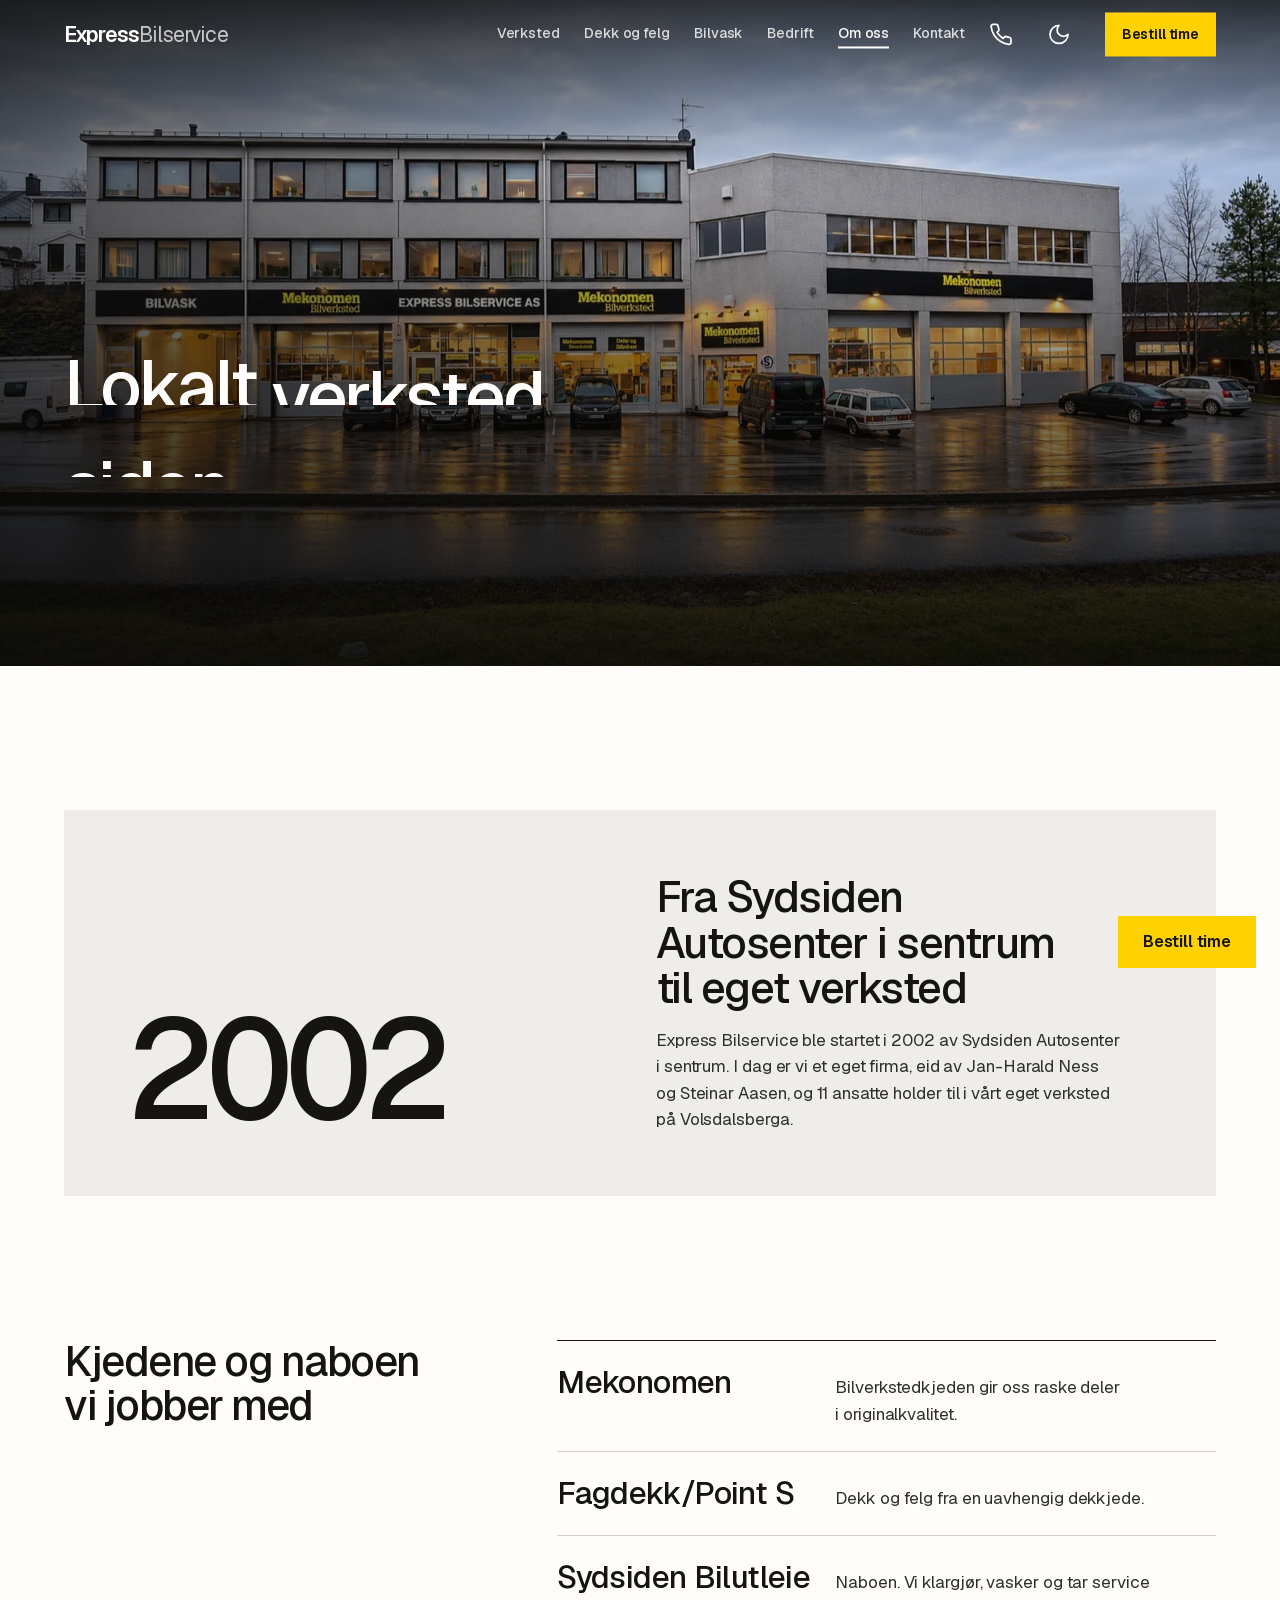
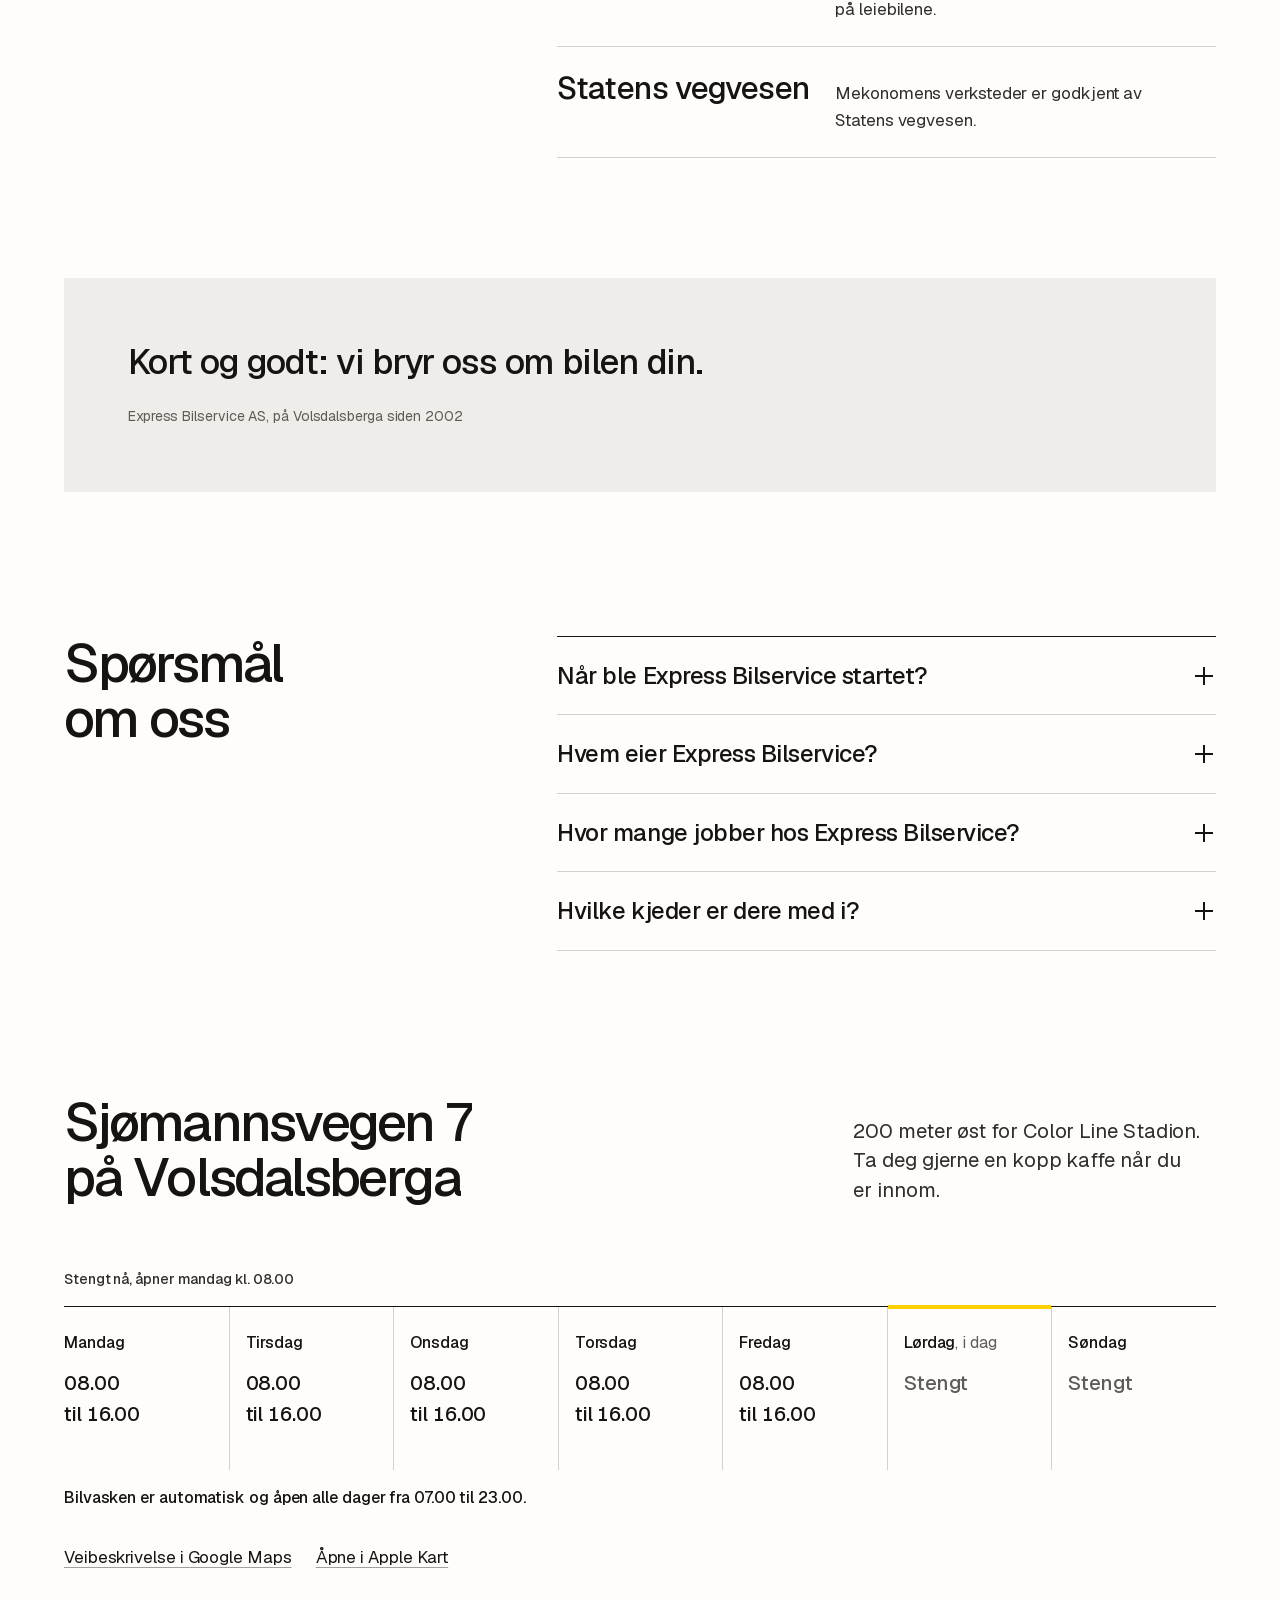
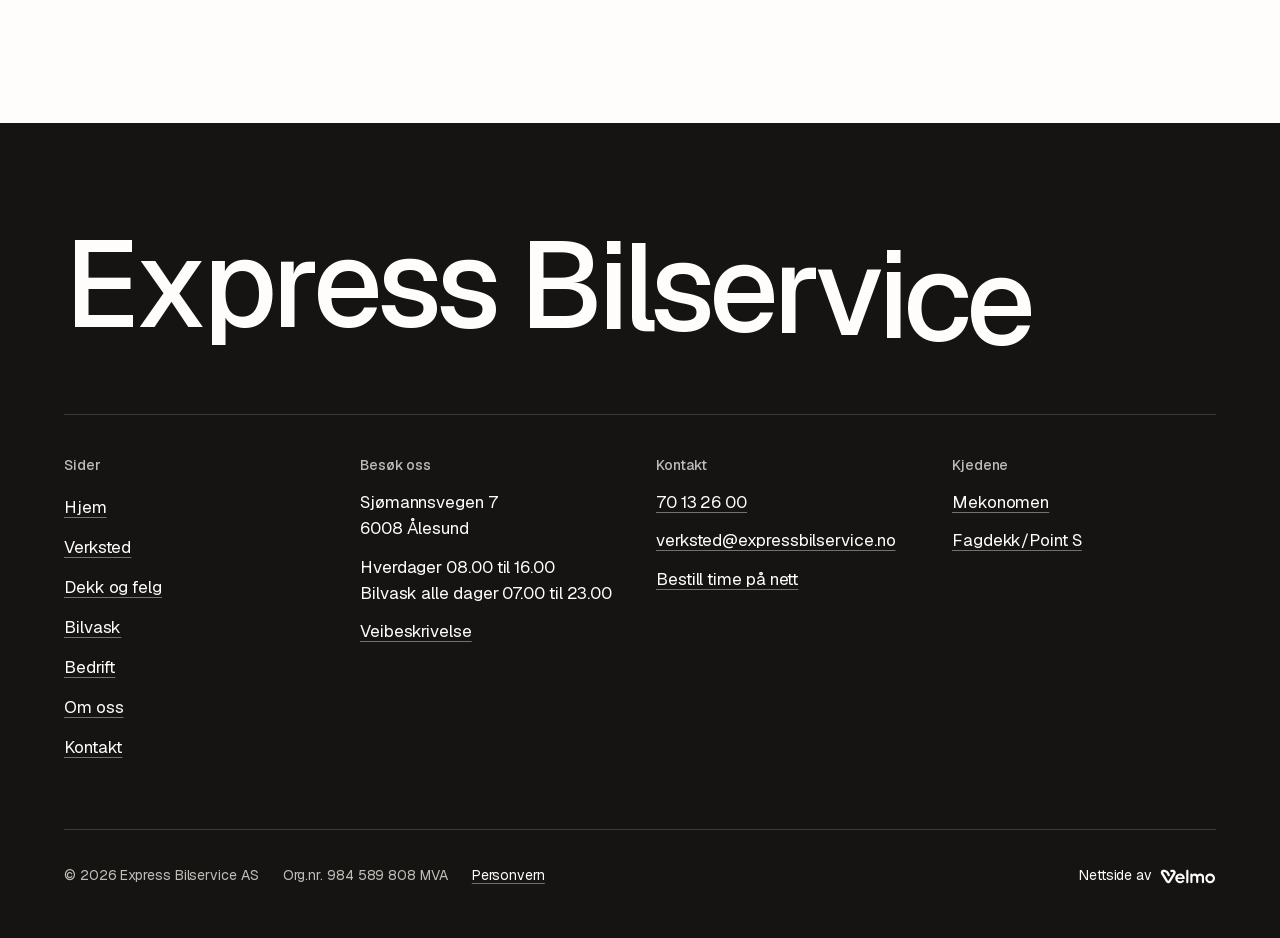
<file: om-oss/index.html>
<!doctype html>
<html lang="nb">
<head>
  <meta charset="utf-8">
  <meta name="viewport" content="width=device-width, initial-scale=1, viewport-fit=cover">
  <title>Om Express Bilservice | Bilverksted i Ålesund siden 2002</title>
  <meta name="description" content="Express Bilservice AS ble startet i 2002 av Sydsiden Autosenter i Ålesund sentrum. Eid av Jan-Harald Ness og Steinar Aasen. Mekonomen og Fagdekk/Point S.">
  <link rel="canonical" href="https://www.expressbilservice.no/om-oss/">
  <meta name="robots" content="noindex, nofollow">
  <meta name="theme-color" content="#141414">
  <meta name="author" content="Velmo, velmo.no">
  <meta name="geo.region" content="NO-15">
  <meta name="geo.placename" content="Ålesund">
  <meta name="geo.position" content="62.46956;6.19339">
  <meta name="ICBM" content="62.46956, 6.19339">
  <meta name="format-detection" content="telephone=no">
  <meta property="og:type" content="website">
  <meta property="og:locale" content="nb_NO">
  <meta property="og:site_name" content="Express Bilservice">
  <meta property="og:title" content="Om Express Bilservice | Bilverksted i Ålesund siden 2002">
  <meta property="og:description" content="Express Bilservice AS ble startet i 2002 av Sydsiden Autosenter i Ålesund sentrum. Eid av Jan-Harald Ness og Steinar Aasen. Mekonomen og Fagdekk/Point S.">
  <meta property="og:url" content="https://elieneama.github.io/express-bilservice-preview/om-oss/">
  <meta property="og:image" content="https://elieneama.github.io/express-bilservice-preview/assets/brand/og-om-oss.jpg">
  <meta property="og:image:type" content="image/jpeg">
  <meta property="og:image:width" content="1200">
  <meta property="og:image:height" content="630">
  <meta property="og:image:alt" content="Express Bilservice, bilverksted, dekkhotell og bilvask i Ålesund">
  <meta name="twitter:card" content="summary_large_image">
  <link rel="icon" href="../favicon.svg?v=e9861fc3" type="image/svg+xml">
  <link rel="icon" href="../favicon.ico?v=e9861fc3" sizes="48x48">
  <link rel="apple-touch-icon" href="../apple-touch-icon.png?v=e9861fc3">
  <link rel="manifest" href="../site.webmanifest">
  <link rel="preload" as="font" type="font/woff2" href="../assets/fonts/geist.woff2" crossorigin>
  <link rel="preload" as="image" href="../assets/img/bygg-kveld-m62-941.webp?v=502a9047" imagesrcset="../assets/img/bygg-kveld-m62-800.webp?v=1fe1064e 800w, ../assets/img/bygg-kveld-m62-941.webp?v=502a9047 941w" imagesizes="100vw" media="(max-width: 40rem)" fetchpriority="high">
  <link rel="preload" as="image" href="../assets/img/bygg-kveld-1600.webp?v=6ae3b700" imagesrcset="../assets/img/bygg-kveld-800.webp?v=ba339b7c 800w, ../assets/img/bygg-kveld-1200.webp?v=85801f12 1200w, ../assets/img/bygg-kveld-1600.webp?v=6ae3b700 1600w, ../assets/img/bygg-kveld-1672.webp?v=ba9cb5f7 1672w" imagesizes="100vw" media="(min-width: 40.0625rem)" fetchpriority="high">
  <link rel="stylesheet" href="../assets/css/bundle.css?v=f4195edea4">
  <script>(function(){var r=document.documentElement;r.classList.add('js');try{var m=localStorage.getItem('ebs-mode');if(m==='dark'||m==='light')r.dataset.mode=m;}catch(e){}var s=false;try{s=!!document.referrer&&new URL(document.referrer).origin===location.origin;}catch(e){}if(!matchMedia('(prefers-reduced-motion: reduce)').matches)r.classList.add(s?'is-nav':'is-first');})();</script>
  <script>window.SITE = {"hours":[["08:00","16:00"],["08:00","16:00"],["08:00","16:00"],["08:00","16:00"],["08:00","16:00"],null,null]};</script>
  <script type="application/ld+json">{"@context":"https://schema.org","@graph":[{"@type":["AutoRepair","TireShop"],"@id":"https://www.expressbilservice.no/#bedrift","name":"Express Bilservice","legalName":"Express Bilservice AS","url":"https://www.expressbilservice.no/","description":"Bilverksted, dekkhotell og bilvask på Volsdalsberga i Ålesund. Mekonomen-verksted og Fagdekk/Point S-verksted siden 2002.","telephone":"+47 70 13 26 00","email":"verksted@expressbilservice.no","image":["https://www.expressbilservice.no/assets/brand/og-hjem.jpg"],"address":{"@type":"PostalAddress","streetAddress":"Sjømannsvegen 7","postalCode":"6008","addressLocality":"Ålesund","addressRegion":"Møre og Romsdal","addressCountry":"NO"},"geo":{"@type":"GeoCoordinates","latitude":62.46956,"longitude":6.19339},"hasMap":"https://www.google.com/maps/search/?api=1&query=Express%20Bilservice%20AS%2C%20Sj%C3%B8mannsvegen%207%2C%206008%20%C3%85lesund","openingHoursSpecification":[{"@type":"OpeningHoursSpecification","dayOfWeek":["Monday","Tuesday","Wednesday","Thursday","Friday"],"opens":"08:00","closes":"16:00"}],"department":[{"@type":"AutoWash","@id":"https://www.expressbilservice.no/bilvask/#bilvask","name":"Express Bilservice bilvask","description":"Automatisk bilvask, åpen alle dager fra 07.00 til 23.00.","url":"https://www.expressbilservice.no/bilvask/","image":"https://www.expressbilservice.no/assets/brand/og-bilvask.jpg","telephone":"+47 70 13 26 00","address":{"@type":"PostalAddress","streetAddress":"Sjømannsvegen 7","postalCode":"6008","addressLocality":"Ålesund","addressRegion":"Møre og Romsdal","addressCountry":"NO"},"openingHoursSpecification":[{"@type":"OpeningHoursSpecification","dayOfWeek":["Monday","Tuesday","Wednesday","Thursday","Friday","Saturday","Sunday"],"opens":"07:00","closes":"23:00"}]}],"foundingDate":"2002","numberOfEmployees":{"@type":"QuantitativeValue","value":11},"vatID":"NO984589808MVA","identifier":{"@type":"PropertyValue","propertyID":"Organisasjonsnummer","value":"984589808"},"areaServed":[{"@type":"City","name":"Ålesund"},{"@type":"AdministrativeArea","name":"Sunnmøre"}],"memberOf":[{"@type":"Organization","name":"Mekonomen","url":"https://www.mekonomen.no/"},{"@type":"Organization","name":"Fagdekk / Point S","url":"https://www.point-s.no/"}],"sameAs":["https://www.mekonomen.no/bilverksteder/alesund/express-bilservice-as","https://www.point-s.no/dekk-verksted-naer-meg/alesund/express-bilservice","https://www.facebook.com/expressbilservice/","https://virksomhet.brreg.no/nb/oppslag/enheter/984589808"],"logo":"https://www.expressbilservice.no/icon-512.png?v=e9861fc3","knowsAbout":["Bilservice etter fabrikantens anvisninger","EU-kontroll","Diagnose og feilsøking","Reparasjon","Oljeskift","Bremser","Eksosanlegg","Støtdempere","Bilbatteri","Småreparasjoner","Feriesjekk og servicekontroll","Dekkhotell","Dekkskift","Dekkomlegging og avbalansering","Dekkreparasjon","Hjulstilling","Salg av dekk og felg","Bilvask","Automatisk utvendig bilvask","Verksted for bedrifter og bilpark"],"potentialAction":{"@type":"ReserveAction","name":"Bestill verkstedtime","target":{"@type":"EntryPoint","urlTemplate":"https://www.expressbilservice.no/bestill/","actionPlatform":["http://schema.org/DesktopWebPlatform","http://schema.org/MobileWebPlatform"]}},"hasOfferCatalog":{"@type":"OfferCatalog","name":"Tjenester","itemListElement":[{"@type":"Offer","itemOffered":{"@type":"Service","name":"Bilservice etter fabrikantens anvisninger"}},{"@type":"Offer","itemOffered":{"@type":"Service","name":"EU-kontroll"}},{"@type":"Offer","itemOffered":{"@type":"Service","name":"Diagnose og feilsøking"}},{"@type":"Offer","itemOffered":{"@type":"Service","name":"Reparasjon"}},{"@type":"Offer","itemOffered":{"@type":"Service","name":"Oljeskift"}},{"@type":"Offer","itemOffered":{"@type":"Service","name":"Bremser"}},{"@type":"Offer","itemOffered":{"@type":"Service","name":"Eksosanlegg"}},{"@type":"Offer","itemOffered":{"@type":"Service","name":"Støtdempere"}},{"@type":"Offer","itemOffered":{"@type":"Service","name":"Bilbatteri"}},{"@type":"Offer","itemOffered":{"@type":"Service","name":"Småreparasjoner"}},{"@type":"Offer","itemOffered":{"@type":"Service","name":"Feriesjekk og servicekontroll"}},{"@type":"Offer","itemOffered":{"@type":"Service","name":"Dekkhotell"}},{"@type":"Offer","itemOffered":{"@type":"Service","name":"Dekkskift"}},{"@type":"Offer","itemOffered":{"@type":"Service","name":"Dekkomlegging og avbalansering"}},{"@type":"Offer","itemOffered":{"@type":"Service","name":"Dekkreparasjon"}},{"@type":"Offer","itemOffered":{"@type":"Service","name":"Hjulstilling"}},{"@type":"Offer","itemOffered":{"@type":"Service","name":"Salg av dekk og felg"}},{"@type":"Offer","itemOffered":{"@type":"Service","name":"Bilvask"}},{"@type":"Offer","itemOffered":{"@type":"Service","name":"Automatisk utvendig bilvask"}},{"@type":"Offer","itemOffered":{"@type":"Service","name":"Verksted for bedrifter og bilpark"}}]}},{"@type":"AboutPage","@id":"https://www.expressbilservice.no/om-oss/#side","url":"https://www.expressbilservice.no/om-oss/","name":"Om Express Bilservice | Bilverksted i Ålesund siden 2002","description":"Express Bilservice AS ble startet i 2002 av Sydsiden Autosenter i Ålesund sentrum. Eid av Jan-Harald Ness og Steinar Aasen. Mekonomen og Fagdekk/Point S.","inLanguage":"nb-NO","isPartOf":{"@id":"https://www.expressbilservice.no/#nettsted"},"about":{"@id":"https://www.expressbilservice.no/#bedrift"},"breadcrumb":{"@type":"BreadcrumbList","itemListElement":[{"@type":"ListItem","position":1,"name":"Hjem","item":"https://www.expressbilservice.no/"},{"@type":"ListItem","position":2,"name":"Om oss","item":"https://www.expressbilservice.no/om-oss/"}]},"primaryImageOfPage":"https://www.expressbilservice.no/assets/brand/og-om-oss.jpg"},{"@type":"FAQPage","mainEntity":[{"@type":"Question","name":"Når ble Express Bilservice startet?","acceptedAnswer":{"@type":"Answer","text":"I 2002, av Sydsiden Autosenter i Ålesund sentrum. I dag er Express Bilservice et eget firma, med eget verksted på Volsdalsberga."}},{"@type":"Question","name":"Hvem eier Express Bilservice?","acceptedAnswer":{"@type":"Answer","text":"Verkstedet eies av Jan-Harald Ness og Steinar Aasen."}},{"@type":"Question","name":"Hvor mange jobber hos Express Bilservice?","acceptedAnswer":{"@type":"Answer","text":"11 ansatte, ifølge Brønnøysundregistrene."}},{"@type":"Question","name":"Hvilke kjeder er dere med i?","acceptedAnswer":{"@type":"Answer","text":"Vi er Mekonomen-verksted og Fagdekk/Point S-verksted."}}]}]}</script>
</head>
<body>
  <a class="skip" href="#main">Hopp til innholdet</a>
  <svg width="0" height="0" style="position:absolute" aria-hidden="true" focusable="false"><symbol id="i-phone" viewBox="0 0 24 24"><path d="M22 16.92v3a2 2 0 0 1-2.18 2 19.79 19.79 0 0 1-8.63-3.07 19.5 19.5 0 0 1-6-6 19.79 19.79 0 0 1-3.07-8.67A2 2 0 0 1 4.11 2h3a2 2 0 0 1 2 1.72 12.84 12.84 0 0 0 .7 2.81 2 2 0 0 1-.45 2.11L8.09 9.91a16 16 0 0 0 6 6l1.27-1.27a2 2 0 0 1 2.11-.45 12.84 12.84 0 0 0 2.81.7A2 2 0 0 1 22 16.92z"/></symbol><symbol id="i-moon" viewBox="0 0 24 24"><path d="M12 3a6 6 0 0 0 9 9 9 9 0 1 1-9-9Z"/></symbol><symbol id="i-sun" viewBox="0 0 24 24"><circle cx="12" cy="12" r="4"/><path d="M12 2v2M12 20v2M4.93 4.93l1.41 1.41M17.66 17.66l1.41 1.41M2 12h2M20 12h2M6.34 17.66l-1.41 1.41M19.07 4.93l-1.41 1.41"/></symbol></svg>
  <div class="loader on-night" aria-hidden="true">
    <p class="loader__word"><span class="l"><span class="li">Express</span></span><span class="l"><span class="li">Bilservice</span></span></p>
    <div class="loader__row"><span>Sjømannsvegen 7, Ålesund</span><span class="loader__count">000 %</span></div>
    <div class="loader__bar"><i></i></div>
  </div>
  <div class="curtain" aria-hidden="true"></div>
  <header class="nav">
    <div class="container nav__in">
      <a class="brand" href="../" aria-label="Express Bilservice, til forsiden"><span class="brand__a">Express</span> <span class="brand__b">Bilservice</span></a>
      <nav class="nav__links" aria-label="Hovedmeny">
        <ul>
          <li><a href="../verksted/">Verksted</a></li>
          <li><a href="../dekk/">Dekk og felg</a></li>
          <li><a href="../bilvask/">Bilvask</a></li>
          <li><a href="../bedrift/">Bedrift</a></li>
          <li><a href="../om-oss/" aria-current="page">Om oss</a></li>
          <li><a href="../kontakt/">Kontakt</a></li>
        </ul>
      </nav>
      <a class="nav__tel" href="tel:+4770132600" aria-label="Ring 70 13 26 00"><svg class="icon" aria-hidden="true" focusable="false"><use href="#i-phone"/></svg><span>70 13 26 00</span></a>
      <button class="iconbtn" type="button" data-mode-toggle aria-label="Bytt til mørk modus" aria-pressed="false"><svg class="icon i-moon" aria-hidden="true" focusable="false"><use href="#i-moon"/></svg><svg class="icon i-sun" aria-hidden="true" focusable="false"><use href="#i-sun"/></svg></button>
      <a class="btn btn--primary btn--sm nav__book" href="../bestill/">Bestill time</a>
      <button class="burger" type="button" aria-expanded="false" aria-controls="meny"><span class="burger__lines" aria-hidden="true"><i></i><i></i></span><span class="burger__label">Meny</span></button>
    </div>
  </header>
  <div class="menu on-night" id="meny" hidden data-lenis-prevent>
    <ul>
      <li><a href="../">Hjem</a></li>
      <li><a href="../verksted/">Verksted</a></li>
      <li><a href="../dekk/">Dekk og felg</a></li>
      <li><a href="../bilvask/">Bilvask</a></li>
      <li><a href="../bedrift/">Bedrift</a></li>
      <li><a href="../om-oss/" aria-current="page">Om oss</a></li>
      <li><a href="../kontakt/">Kontakt</a></li>
    </ul>
    <div class="menu__foot">
      <a class="btn btn--primary" href="../bestill/">Bestill time</a>
      <a class="link" href="tel:+4770132600">70 13 26 00</a>
      <a class="link" href="mailto:verksted@expressbilservice.no">verksted@expressbilservice.no</a>
    </div>
  </div>
  <div class="dock on-night" inert>
    <a class="btn btn--primary" href="../bestill/">Bestill time</a>
    <a class="btn btn--ghost" href="tel:+4770132600"><svg class="icon" aria-hidden="true" focusable="false"><use href="#i-phone"/></svg>Ring</a>
  </div>
  <main id="main">
    <section class="phero on-night" aria-labelledby="page-h">
      <div class="phero__media" data-slot="hero" data-alt="Verkstedet eller folkene som jobber der"><picture><source media="(max-width: 40rem)" srcset="../assets/img/bygg-kveld-m62-800.webp?v=1fe1064e 800w, ../assets/img/bygg-kveld-m62-941.webp?v=502a9047 941w" sizes="100vw"><img src="../assets/img/bygg-kveld-1600.webp?v=6ae3b700" srcset="../assets/img/bygg-kveld-800.webp?v=ba339b7c 800w, ../assets/img/bygg-kveld-1200.webp?v=85801f12 1200w, ../assets/img/bygg-kveld-1600.webp?v=6ae3b700 1600w, ../assets/img/bygg-kveld-1672.webp?v=ba9cb5f7 1672w" sizes="(max-width: 40rem) 180vw, 100vw" width="1672" height="941" alt="Bygget til Express Bilservice i kveldslys, med skiltene Bilvask, Express Bilservice AS og Mekonomen over portene" fetchpriority="high" decoding="async" style="object-position: 62% 58%"></picture></div>
      <div class="phero__scrim" aria-hidden="true"></div>
      <div class="container phero__in">
        <div class="phero__plate">
          <ol class="crumbs" aria-label="Brødsmuler"><li><a href="../">Hjem</a></li><li aria-current="page">Om oss</li></ol>
          <h1 id="page-h" data-split>Lokalt verksted siden 2002</h1>
          <p class="lead">Startet av Sydsiden Autosenter i Ålesund sentrum.</p>
          <div class="actions"><a class="btn btn--primary" href="../bestill/">Bestill time</a><a class="btn btn--ghost" href="tel:+4770132600">Ring 70 13 26 00</a></div>
        </div>
      </div>
    </section>
    <section class="sec fig" aria-labelledby="fig-h">
      <div class="container">
        <div class="plate fig__plate" data-stamp>
          <p class="fig__num" aria-hidden="true" data-count="2002">2002</p>
          <div class="fig__text">
            <h2 id="fig-h">Fra Sydsiden Autosenter i&nbsp;sentrum til eget verksted</h2>
            <p>Express Bilservice ble startet i 2002 av Sydsiden Autosenter i sentrum. I dag er vi et eget firma, eid av Jan-Harald Ness og Steinar Aasen, og 11 ansatte holder til i vårt eget verksted på Volsdalsberga.</p>
          </div>
        </div>
      </div>
    </section>
    <section class="sec list" aria-labelledby="list-h">
      <div class="container list__grid">
        <div class="list__head">
          <h2 id="list-h" data-split>Kjedene og naboen vi jobber med</h2>
          
        </div>
        <ul class="rows" role="list">
          <li class="row"><h3 class="row__t">Mekonomen</h3><p class="row__l">Bilverkstedkjeden gir oss raske deler i originalkvalitet.</p></li>
          <li class="row"><h3 class="row__t">Fagdekk/Point S</h3><p class="row__l">Dekk og felg fra en uavhengig dekkjede.</p></li>
          <li class="row"><h3 class="row__t">Sydsiden Bilutleie</h3><p class="row__l">Naboen. Vi klargjør, vasker og tar service på leiebilene.</p></li>
          <li class="row"><h3 class="row__t">Statens vegvesen</h3><p class="row__l">Mekonomens verksteder er godkjent av Statens vegvesen.</p></li>
        </ul>
      </div>
    </section>
    <section class="sec--s say" aria-label="Det vi står for">
      <div class="container">
        <figure class="plate say__plate" data-stamp>
          <blockquote class="say__line" cite="https://www.point-s.no/dekk-verksted-naer-meg/alesund/express-bilservice"><p>Kort og godt: vi bryr oss om bilen din.</p></blockquote>
          <figcaption class="say__by">Express Bilservice AS, på Volsdalsberga siden 2002</figcaption>
        </figure>
      </div>
    </section>
    <section class="sec faq" aria-labelledby="faq-h">
      <div class="container faq__grid">
        <h2 id="faq-h" data-split>Spørsmål om oss</h2>
        <div class="faq__list">
          <details class="qa"><summary><span class="qa__q">Når ble Express Bilservice startet?</span><span class="qa__sign" aria-hidden="true"></span></summary><div class="qa__a"><p>I 2002, av Sydsiden Autosenter i Ålesund sentrum. I dag er Express Bilservice et eget firma, med eget verksted på Volsdalsberga.</p></div></details>
          <details class="qa"><summary><span class="qa__q">Hvem eier Express Bilservice?</span><span class="qa__sign" aria-hidden="true"></span></summary><div class="qa__a"><p>Verkstedet eies av Jan-Harald Ness og Steinar Aasen.</p></div></details>
          <details class="qa"><summary><span class="qa__q">Hvor mange jobber hos Express Bilservice?</span><span class="qa__sign" aria-hidden="true"></span></summary><div class="qa__a"><p>11 ansatte, ifølge Brønnøysundregistrene.</p></div></details>
          <details class="qa"><summary><span class="qa__q">Hvilke kjeder er dere med i?</span><span class="qa__sign" aria-hidden="true"></span></summary><div class="qa__a"><p>Vi er Mekonomen-verksted og Fagdekk/Point S-verksted.</p></div></details>
        </div>
      </div>
    </section>
    <section class="sec visit" id="apent" aria-labelledby="apent-h">
      <div class="container">
        <div class="head12">
          <h2 id="apent-h" data-split>Sjømannsvegen 7 på Volsdalsberga</h2>
          <p class="lead">200 meter øst for Color Line Stadion. Ta deg gjerne en kopp kaffe når du er innom.</p>
        </div>
        <p class="status" data-status role="status" hidden></p>
        <dl class="week" data-hours aria-label="Åpningstider for verkstedet"><div><dt>Mandag</dt><dd><span>08.00</span> <span>til 16.00</span></dd></div><div><dt>Tirsdag</dt><dd><span>08.00</span> <span>til 16.00</span></dd></div><div><dt>Onsdag</dt><dd><span>08.00</span> <span>til 16.00</span></dd></div><div><dt>Torsdag</dt><dd><span>08.00</span> <span>til 16.00</span></dd></div><div><dt>Fredag</dt><dd><span>08.00</span> <span>til 16.00</span></dd></div><div class="is-closed"><dt>Lørdag</dt><dd>Stengt</dd></div><div class="is-closed"><dt>Søndag</dt><dd>Stengt</dd></div></dl>
        <p class="visit__wash">Bilvasken er automatisk og åpen alle dager fra 07.00 til 23.00.</p>
        <p class="visit__links"><a class="link" href="https://www.google.com/maps/search/?api=1&query=Express%20Bilservice%20AS%2C%20Sj%C3%B8mannsvegen%207%2C%206008%20%C3%85lesund">Veibeskrivelse i Google Maps</a><a class="link" href="https://maps.apple.com/?q=Express%20Bilservice&address=Sj%C3%B8mannsvegen%207%2C%206008%20%C3%85lesund&ll=62.46956,6.19339">Åpne i Apple Kart</a></p>
        
      </div>
    </section>
  </main>
  <footer class="foot on-night">
    <div class="container">
      <p class="foot__mast" aria-hidden="true"><span>Express Bilservice</span></p>
      <div class="foot__grid">
        <nav aria-label="Sider">
          <p class="foot__h">Sider</p>
          <ul>
            <li><a class="link" href="../">Hjem</a></li>
            <li><a class="link" href="../verksted/">Verksted</a></li>
            <li><a class="link" href="../dekk/">Dekk og felg</a></li>
            <li><a class="link" href="../bilvask/">Bilvask</a></li>
            <li><a class="link" href="../bedrift/">Bedrift</a></li>
            <li><a class="link" href="../om-oss/">Om oss</a></li>
            <li><a class="link" href="../kontakt/">Kontakt</a></li>
          </ul>
        </nav>
        <div>
          <p class="foot__h">Besøk oss</p>
          <p>Sjømannsvegen 7<br>6008 Ålesund</p>
          <p>Hverdager 08.00 til 16.00<br>Bilvask alle dager 07.00 til 23.00</p>
          <p><a class="link" href="https://www.google.com/maps/search/?api=1&query=Express%20Bilservice%20AS%2C%20Sj%C3%B8mannsvegen%207%2C%206008%20%C3%85lesund">Veibeskrivelse</a></p>
        </div>
        <div>
          <p class="foot__h">Kontakt</p>
          <p><a class="link" href="tel:+4770132600">70 13 26 00</a></p>
          <p><a class="link" href="mailto:verksted@expressbilservice.no">verksted@expressbilservice.no</a></p>
          <p><a class="link" href="../bestill/">Bestill time på nett</a></p>
        </div>
        <div>
          <p class="foot__h">Kjedene</p>
          <p><a class="link" href="https://www.mekonomen.no/bilverksteder/alesund/express-bilservice-as">Mekonomen</a></p>
          <p><a class="link" href="https://www.point-s.no/dekk-verksted-naer-meg/alesund/express-bilservice">Fagdekk/Point S</a></p>
        </div>
      </div>
      <div class="foot__base">
        <p class="foot__legal"><span>&copy; <span data-year>2026</span> Express Bilservice AS</span><span>Org.nr. 984 589 808 MVA</span><a class="link" href="../personvern/">Personvern</a></p>
        <a class="credit" href="https://velmo.no" aria-label="Nettside av Velmo, velmo.no"><span>Nettside av</span><span class="credit__logo" aria-hidden="true"></span></a>
        
      </div>
    </div>
  </footer>
  <script>window.hallmarkSlots = (m) => { for (const [k, v] of Object.entries(m)) { const s = document.querySelector(`[data-slot="${k}"]`); if (!s) continue; const im = new Image(); im.src = typeof v === 'string' ? v : v.src; im.alt = (typeof v === 'object' && v.alt) || s.dataset.alt || ''; s.querySelectorAll(':scope > img').forEach((o) => o.remove()); s.prepend(im); } };
  document.querySelectorAll('[data-slot] img').forEach((i) => { if (i.complete && !i.naturalWidth) i.remove(); else i.addEventListener('error', () => i.remove(), { once: true }); });</script>
  <script src="../assets/vendor/gsap.min.js" defer></script>
  <script src="../assets/vendor/ScrollTrigger.min.js" defer></script>
  <script src="../assets/vendor/lenis.min.js" defer></script>
  <script src="../assets/js/site.js?v=ecf5578af8" defer></script>
</body>
</html>
</file>
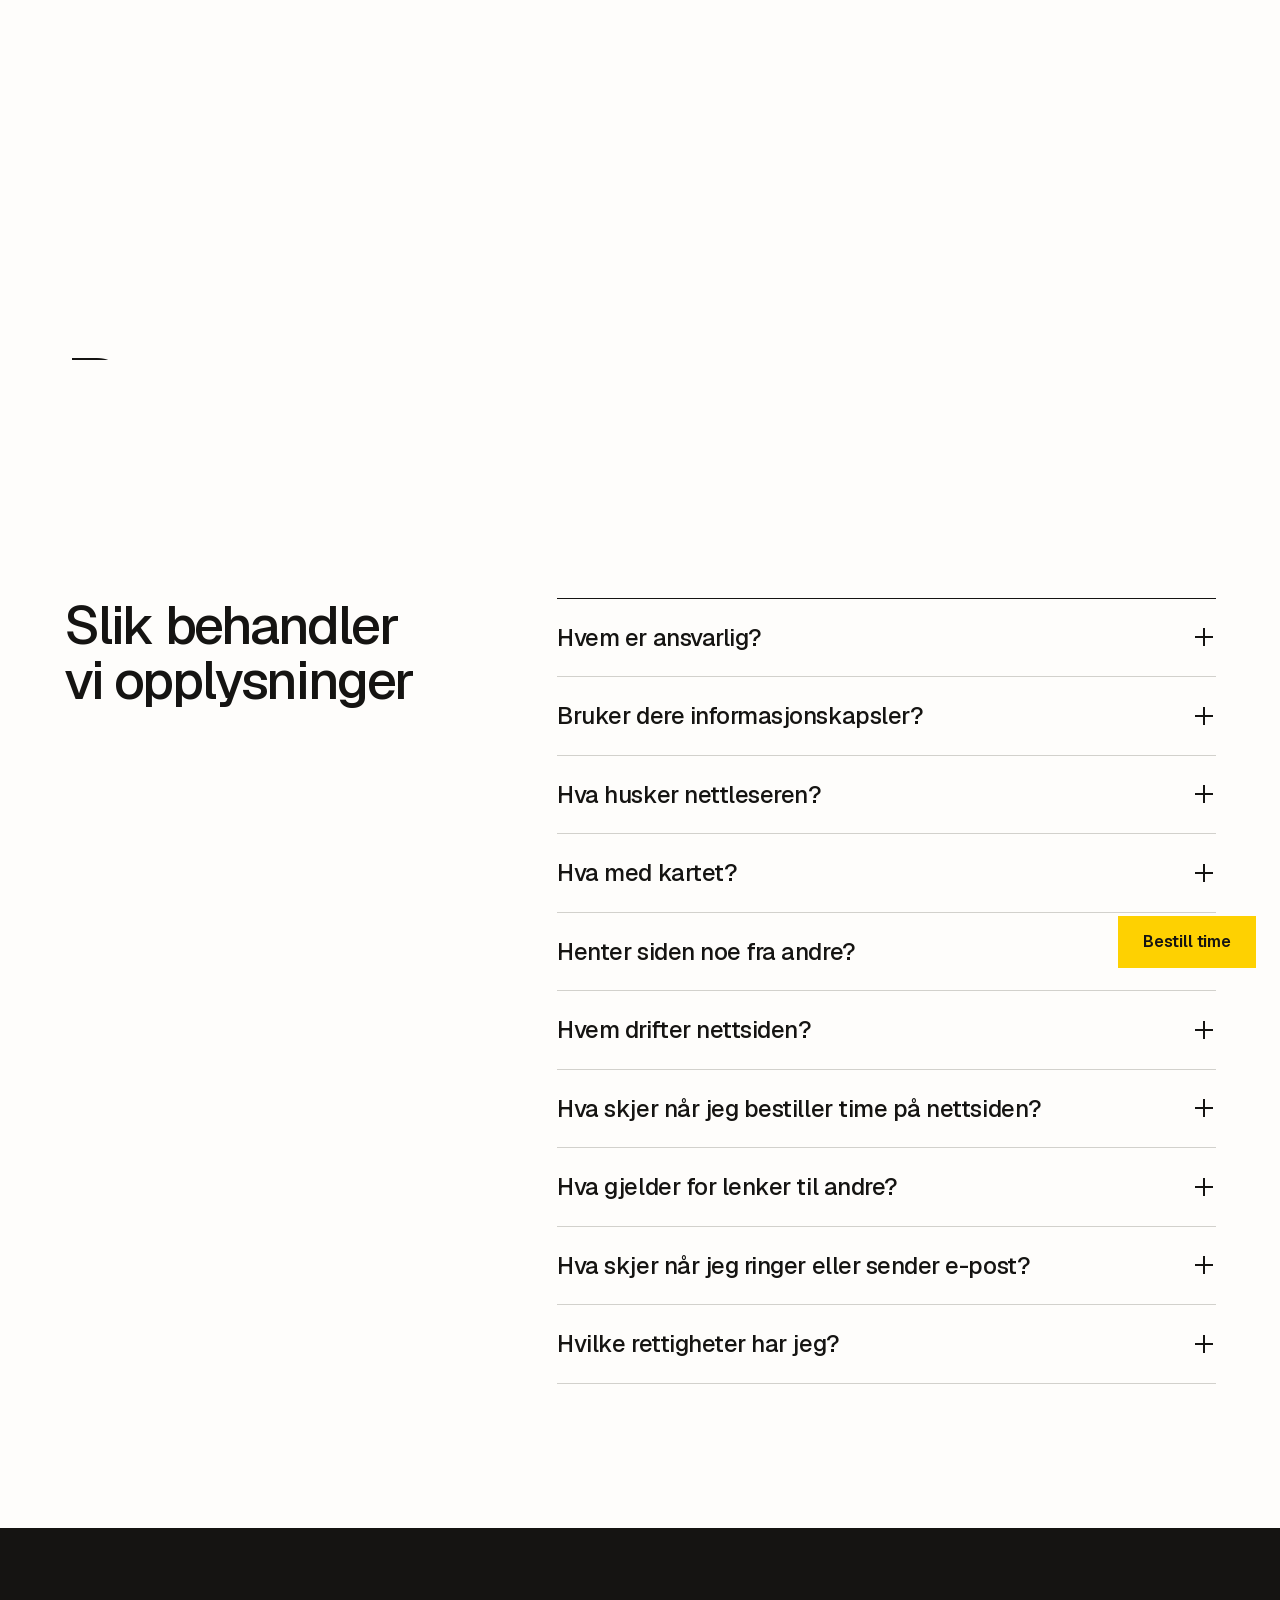
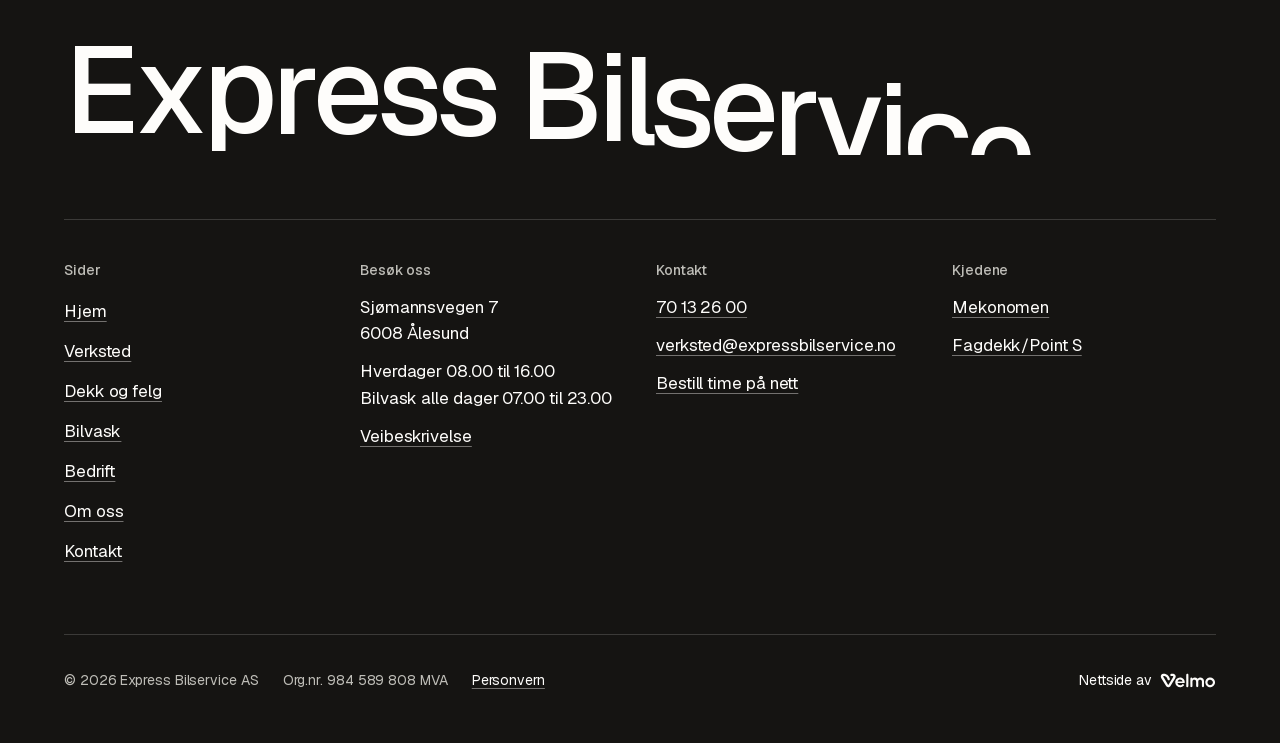
<file: personvern/index.html>
<!doctype html>
<html lang="nb">
<head>
  <meta charset="utf-8">
  <meta name="viewport" content="width=device-width, initial-scale=1, viewport-fit=cover">
  <title>Personvern og informasjonskapsler | Express Bilservice</title>
  <meta name="description" content="Express Bilservice bruker ingen informasjonskapsler, ingen analyse og ingen sporing på nettsiden. Les hva som lagres når du besøker siden.">
  <link rel="canonical" href="https://www.expressbilservice.no/personvern/">
  <meta name="robots" content="noindex, nofollow">
  <meta name="theme-color" content="#141414">
  <meta name="author" content="Velmo, velmo.no">
  <meta name="geo.region" content="NO-15">
  <meta name="geo.placename" content="Ålesund">
  <meta name="geo.position" content="62.46956;6.19339">
  <meta name="ICBM" content="62.46956, 6.19339">
  <meta name="format-detection" content="telephone=no">
  <meta property="og:type" content="website">
  <meta property="og:locale" content="nb_NO">
  <meta property="og:site_name" content="Express Bilservice">
  <meta property="og:title" content="Personvern og informasjonskapsler | Express Bilservice">
  <meta property="og:description" content="Express Bilservice bruker ingen informasjonskapsler, ingen analyse og ingen sporing på nettsiden. Les hva som lagres når du besøker siden.">
  <meta property="og:url" content="https://elieneama.github.io/express-bilservice-preview/personvern/">
  <meta property="og:image" content="https://elieneama.github.io/express-bilservice-preview/assets/brand/og-personvern.jpg">
  <meta property="og:image:type" content="image/jpeg">
  <meta property="og:image:width" content="1200">
  <meta property="og:image:height" content="630">
  <meta property="og:image:alt" content="Express Bilservice, bilverksted, dekkhotell og bilvask i Ålesund">
  <meta name="twitter:card" content="summary_large_image">
  <link rel="icon" href="../favicon.svg?v=e9861fc3" type="image/svg+xml">
  <link rel="icon" href="../favicon.ico?v=e9861fc3" sizes="48x48">
  <link rel="apple-touch-icon" href="../apple-touch-icon.png?v=e9861fc3">
  <link rel="manifest" href="../site.webmanifest">
  <link rel="preload" as="font" type="font/woff2" href="../assets/fonts/geist.woff2" crossorigin>
  
  <link rel="stylesheet" href="../assets/css/bundle.css?v=f4195edea4">
  <script>(function(){var r=document.documentElement;r.classList.add('js');try{var m=localStorage.getItem('ebs-mode');if(m==='dark'||m==='light')r.dataset.mode=m;}catch(e){}var s=false;try{s=!!document.referrer&&new URL(document.referrer).origin===location.origin;}catch(e){}if(!matchMedia('(prefers-reduced-motion: reduce)').matches)r.classList.add(s?'is-nav':'is-first');})();</script>
  <script>window.SITE = {"hours":[["08:00","16:00"],["08:00","16:00"],["08:00","16:00"],["08:00","16:00"],["08:00","16:00"],null,null]};</script>
  <script type="application/ld+json">{"@context":"https://schema.org","@graph":[{"@type":["AutoRepair","TireShop"],"@id":"https://www.expressbilservice.no/#bedrift","name":"Express Bilservice","legalName":"Express Bilservice AS","url":"https://www.expressbilservice.no/","description":"Bilverksted, dekkhotell og bilvask på Volsdalsberga i Ålesund. Mekonomen-verksted og Fagdekk/Point S-verksted siden 2002.","telephone":"+47 70 13 26 00","email":"verksted@expressbilservice.no","image":["https://www.expressbilservice.no/assets/brand/og-hjem.jpg"],"address":{"@type":"PostalAddress","streetAddress":"Sjømannsvegen 7","postalCode":"6008","addressLocality":"Ålesund","addressRegion":"Møre og Romsdal","addressCountry":"NO"},"geo":{"@type":"GeoCoordinates","latitude":62.46956,"longitude":6.19339},"hasMap":"https://www.google.com/maps/search/?api=1&query=Express%20Bilservice%20AS%2C%20Sj%C3%B8mannsvegen%207%2C%206008%20%C3%85lesund","openingHoursSpecification":[{"@type":"OpeningHoursSpecification","dayOfWeek":["Monday","Tuesday","Wednesday","Thursday","Friday"],"opens":"08:00","closes":"16:00"}],"department":[{"@type":"AutoWash","@id":"https://www.expressbilservice.no/bilvask/#bilvask","name":"Express Bilservice bilvask","description":"Automatisk bilvask, åpen alle dager fra 07.00 til 23.00.","url":"https://www.expressbilservice.no/bilvask/","image":"https://www.expressbilservice.no/assets/brand/og-bilvask.jpg","telephone":"+47 70 13 26 00","address":{"@type":"PostalAddress","streetAddress":"Sjømannsvegen 7","postalCode":"6008","addressLocality":"Ålesund","addressRegion":"Møre og Romsdal","addressCountry":"NO"},"openingHoursSpecification":[{"@type":"OpeningHoursSpecification","dayOfWeek":["Monday","Tuesday","Wednesday","Thursday","Friday","Saturday","Sunday"],"opens":"07:00","closes":"23:00"}]}],"foundingDate":"2002","numberOfEmployees":{"@type":"QuantitativeValue","value":11},"vatID":"NO984589808MVA","identifier":{"@type":"PropertyValue","propertyID":"Organisasjonsnummer","value":"984589808"},"areaServed":[{"@type":"City","name":"Ålesund"},{"@type":"AdministrativeArea","name":"Sunnmøre"}],"memberOf":[{"@type":"Organization","name":"Mekonomen","url":"https://www.mekonomen.no/"},{"@type":"Organization","name":"Fagdekk / Point S","url":"https://www.point-s.no/"}],"sameAs":["https://www.mekonomen.no/bilverksteder/alesund/express-bilservice-as","https://www.point-s.no/dekk-verksted-naer-meg/alesund/express-bilservice","https://www.facebook.com/expressbilservice/","https://virksomhet.brreg.no/nb/oppslag/enheter/984589808"],"logo":"https://www.expressbilservice.no/icon-512.png?v=e9861fc3","knowsAbout":["Bilservice etter fabrikantens anvisninger","EU-kontroll","Diagnose og feilsøking","Reparasjon","Oljeskift","Bremser","Eksosanlegg","Støtdempere","Bilbatteri","Småreparasjoner","Feriesjekk og servicekontroll","Dekkhotell","Dekkskift","Dekkomlegging og avbalansering","Dekkreparasjon","Hjulstilling","Salg av dekk og felg","Bilvask","Automatisk utvendig bilvask","Verksted for bedrifter og bilpark"],"potentialAction":{"@type":"ReserveAction","name":"Bestill verkstedtime","target":{"@type":"EntryPoint","urlTemplate":"https://www.expressbilservice.no/bestill/","actionPlatform":["http://schema.org/DesktopWebPlatform","http://schema.org/MobileWebPlatform"]}},"hasOfferCatalog":{"@type":"OfferCatalog","name":"Tjenester","itemListElement":[{"@type":"Offer","itemOffered":{"@type":"Service","name":"Bilservice etter fabrikantens anvisninger"}},{"@type":"Offer","itemOffered":{"@type":"Service","name":"EU-kontroll"}},{"@type":"Offer","itemOffered":{"@type":"Service","name":"Diagnose og feilsøking"}},{"@type":"Offer","itemOffered":{"@type":"Service","name":"Reparasjon"}},{"@type":"Offer","itemOffered":{"@type":"Service","name":"Oljeskift"}},{"@type":"Offer","itemOffered":{"@type":"Service","name":"Bremser"}},{"@type":"Offer","itemOffered":{"@type":"Service","name":"Eksosanlegg"}},{"@type":"Offer","itemOffered":{"@type":"Service","name":"Støtdempere"}},{"@type":"Offer","itemOffered":{"@type":"Service","name":"Bilbatteri"}},{"@type":"Offer","itemOffered":{"@type":"Service","name":"Småreparasjoner"}},{"@type":"Offer","itemOffered":{"@type":"Service","name":"Feriesjekk og servicekontroll"}},{"@type":"Offer","itemOffered":{"@type":"Service","name":"Dekkhotell"}},{"@type":"Offer","itemOffered":{"@type":"Service","name":"Dekkskift"}},{"@type":"Offer","itemOffered":{"@type":"Service","name":"Dekkomlegging og avbalansering"}},{"@type":"Offer","itemOffered":{"@type":"Service","name":"Dekkreparasjon"}},{"@type":"Offer","itemOffered":{"@type":"Service","name":"Hjulstilling"}},{"@type":"Offer","itemOffered":{"@type":"Service","name":"Salg av dekk og felg"}},{"@type":"Offer","itemOffered":{"@type":"Service","name":"Bilvask"}},{"@type":"Offer","itemOffered":{"@type":"Service","name":"Automatisk utvendig bilvask"}},{"@type":"Offer","itemOffered":{"@type":"Service","name":"Verksted for bedrifter og bilpark"}}]}},{"@type":"WebPage","@id":"https://www.expressbilservice.no/personvern/#side","url":"https://www.expressbilservice.no/personvern/","name":"Personvern og informasjonskapsler | Express Bilservice","description":"Express Bilservice bruker ingen informasjonskapsler, ingen analyse og ingen sporing på nettsiden. Les hva som lagres når du besøker siden.","inLanguage":"nb-NO","isPartOf":{"@id":"https://www.expressbilservice.no/#nettsted"},"about":{"@id":"https://www.expressbilservice.no/#bedrift"},"breadcrumb":{"@type":"BreadcrumbList","itemListElement":[{"@type":"ListItem","position":1,"name":"Hjem","item":"https://www.expressbilservice.no/"},{"@type":"ListItem","position":2,"name":"Personvern","item":"https://www.expressbilservice.no/personvern/"}]},"primaryImageOfPage":"https://www.expressbilservice.no/assets/brand/og-personvern.jpg"}]}</script>
</head>
<body>
  <a class="skip" href="#main">Hopp til innholdet</a>
  <svg width="0" height="0" style="position:absolute" aria-hidden="true" focusable="false"><symbol id="i-phone" viewBox="0 0 24 24"><path d="M22 16.92v3a2 2 0 0 1-2.18 2 19.79 19.79 0 0 1-8.63-3.07 19.5 19.5 0 0 1-6-6 19.79 19.79 0 0 1-3.07-8.67A2 2 0 0 1 4.11 2h3a2 2 0 0 1 2 1.72 12.84 12.84 0 0 0 .7 2.81 2 2 0 0 1-.45 2.11L8.09 9.91a16 16 0 0 0 6 6l1.27-1.27a2 2 0 0 1 2.11-.45 12.84 12.84 0 0 0 2.81.7A2 2 0 0 1 22 16.92z"/></symbol><symbol id="i-moon" viewBox="0 0 24 24"><path d="M12 3a6 6 0 0 0 9 9 9 9 0 1 1-9-9Z"/></symbol><symbol id="i-sun" viewBox="0 0 24 24"><circle cx="12" cy="12" r="4"/><path d="M12 2v2M12 20v2M4.93 4.93l1.41 1.41M17.66 17.66l1.41 1.41M2 12h2M20 12h2M6.34 17.66l-1.41 1.41M19.07 4.93l-1.41 1.41"/></symbol></svg>
  <div class="loader on-night" aria-hidden="true">
    <p class="loader__word"><span class="l"><span class="li">Express</span></span><span class="l"><span class="li">Bilservice</span></span></p>
    <div class="loader__row"><span>Sjømannsvegen 7, Ålesund</span><span class="loader__count">000 %</span></div>
    <div class="loader__bar"><i></i></div>
  </div>
  <div class="curtain" aria-hidden="true"></div>
  <header class="nav is-solid" data-solid>
    <div class="container nav__in">
      <a class="brand" href="../" aria-label="Express Bilservice, til forsiden"><span class="brand__a">Express</span> <span class="brand__b">Bilservice</span></a>
      <nav class="nav__links" aria-label="Hovedmeny">
        <ul>
          <li><a href="../verksted/">Verksted</a></li>
          <li><a href="../dekk/">Dekk og felg</a></li>
          <li><a href="../bilvask/">Bilvask</a></li>
          <li><a href="../bedrift/">Bedrift</a></li>
          <li><a href="../om-oss/">Om oss</a></li>
          <li><a href="../kontakt/">Kontakt</a></li>
        </ul>
      </nav>
      <a class="nav__tel" href="tel:+4770132600" aria-label="Ring 70 13 26 00"><svg class="icon" aria-hidden="true" focusable="false"><use href="#i-phone"/></svg><span>70 13 26 00</span></a>
      <button class="iconbtn" type="button" data-mode-toggle aria-label="Bytt til mørk modus" aria-pressed="false"><svg class="icon i-moon" aria-hidden="true" focusable="false"><use href="#i-moon"/></svg><svg class="icon i-sun" aria-hidden="true" focusable="false"><use href="#i-sun"/></svg></button>
      <a class="btn btn--primary btn--sm nav__book" href="../bestill/">Bestill time</a>
      <button class="burger" type="button" aria-expanded="false" aria-controls="meny"><span class="burger__lines" aria-hidden="true"><i></i><i></i></span><span class="burger__label">Meny</span></button>
    </div>
  </header>
  <div class="menu on-night" id="meny" hidden data-lenis-prevent>
    <ul>
      <li><a href="../">Hjem</a></li>
      <li><a href="../verksted/">Verksted</a></li>
      <li><a href="../dekk/">Dekk og felg</a></li>
      <li><a href="../bilvask/">Bilvask</a></li>
      <li><a href="../bedrift/">Bedrift</a></li>
      <li><a href="../om-oss/">Om oss</a></li>
      <li><a href="../kontakt/">Kontakt</a></li>
    </ul>
    <div class="menu__foot">
      <a class="btn btn--primary" href="../bestill/">Bestill time</a>
      <a class="link" href="tel:+4770132600">70 13 26 00</a>
      <a class="link" href="mailto:verksted@expressbilservice.no">verksted@expressbilservice.no</a>
    </div>
  </div>
  <div class="dock on-night" inert>
    <a class="btn btn--primary" href="../bestill/">Bestill time</a>
    <a class="btn btn--ghost" href="tel:+4770132600"><svg class="icon" aria-hidden="true" focusable="false"><use href="#i-phone"/></svg>Ring</a>
  </div>
  <main id="main">
    <section class="banner" aria-labelledby="page-h">
      <div class="container banner__in">
        <ol class="crumbs" aria-label="Brødsmuler"><li><a href="../">Hjem</a></li><li aria-current="page">Personvern</li></ol>
        <h1 id="page-h" data-split>Personvern</h1>
        <p class="lead">Ingen informasjonskapsler, ingen analyse og ingen sporing.</p>
        <p class="small">Sist oppdatert 23. november 2026.</p>
      </div>
    </section>
    <section class="sec faq" aria-labelledby="pv-h">
      <div class="container faq__grid">
        <h2 id="pv-h" data-split>Slik behandler vi opplysninger</h2>
        <div class="faq__list">
          <details class="qa"><summary><span class="qa__q">Hvem er ansvarlig?</span><span class="qa__sign" aria-hidden="true"></span></summary><div class="qa__a"><p>Express Bilservice AS, org.nr. 984 589 808, Sjømannsvegen 7, 6008 Ålesund. Spørsmål om personvern sendes til <a class="link" href="mailto:verksted@expressbilservice.no">verksted@expressbilservice.no</a>.</p></div></details>
          <details class="qa"><summary><span class="qa__q">Bruker dere informasjonskapsler?</span><span class="qa__sign" aria-hidden="true"></span></summary><div class="qa__a"><p>Nei. Nettsiden setter ingen informasjonskapsler (cookies), og vi bruker ingen analyseverktøy, ingen annonsesporing og ingen innebygde tjenester fra sosiale medier.</p></div></details>
          <details class="qa"><summary><span class="qa__q">Hva husker nettleseren?</span><span class="qa__sign" aria-hidden="true"></span></summary><div class="qa__a"><p>Bare valget av lys eller mørk modus, og bare hvis du trykker på knappen (localStorage, nøkkelen «ebs-mode»). Det sendes ikke til oss, og du sletter det ved å tømme nettstedsdata i nettleseren.</p></div></details>
          <details class="qa"><summary><span class="qa__q">Hva med kartet?</span><span class="qa__sign" aria-hidden="true"></span></summary><div class="qa__a"><p>Kartet på kontaktsiden hentes fra OpenStreetMap først når du trykker på «Vis kart». Da får OpenStreetMap IP-adressen din, slik alle nettsider gjør når du besøker dem.</p></div></details>
          <details class="qa"><summary><span class="qa__q">Henter siden noe fra andre?</span><span class="qa__sign" aria-hidden="true"></span></summary><div class="qa__a"><p>Nei. Skrifter, bilder, video og skript ligger på vår egen server, så ingenting hentes fra Google eller andre tredjeparter når du besøker siden.</p></div></details>
          <details class="qa"><summary><span class="qa__q">Hvem drifter nettsiden?</span><span class="qa__sign" aria-hidden="true"></span></summary><div class="qa__a"><p>Leverandøren som drifter nettsiden, behandler IP-adresser for å levere siden og beskytte den mot angrep.</p></div></details>
          <details class="qa"><summary><span class="qa__q">Hva skjer når jeg bestiller time på nettsiden?</span><span class="qa__sign" aria-hidden="true"></span></summary><div class="qa__a"><p>Det du skriver i bestillingsskjemaet (tjenester, skiltnummer, kilometerstand, ønsket dag og tid, navn, telefon, e-post og beskrivelse) sendes som e-post til verkstedet, som ringer eller svarer deg på e-post for å bekrefte tiden. Skjemaet lagres ikke på nettsiden. Vi bruker opplysningene bare til å avtale og gjøre jobben.</p></div></details>
          <details class="qa"><summary><span class="qa__q">Hva gjelder for lenker til andre?</span><span class="qa__sign" aria-hidden="true"></span></summary><div class="qa__a"><p>Lenkene til Mekonomen, Google Maps, Apple Kart og Point S går til tjenester med egne personvernerklæringer, som gjelder når du klikker deg videre.</p></div></details>
          <details class="qa"><summary><span class="qa__q">Hva skjer når jeg ringer eller sender e-post?</span><span class="qa__sign" aria-hidden="true"></span></summary><div class="qa__a"><p>Vi bruker opplysningene til å svare deg og gjøre jobben du ber om.</p></div></details>
          <details class="qa"><summary><span class="qa__q">Hvilke rettigheter har jeg?</span><span class="qa__sign" aria-hidden="true"></span></summary><div class="qa__a"><p>Du kan be om innsyn i, retting av eller sletting av opplysninger vi har om deg. Mener du at vi bryter reglene, kan du klage til <a class="link" href="https://www.datatilsynet.no/">Datatilsynet</a>.</p></div></details>
        </div>
      </div>
    </section>
  </main>
  <footer class="foot on-night">
    <div class="container">
      <p class="foot__mast" aria-hidden="true"><span>Express Bilservice</span></p>
      <div class="foot__grid">
        <nav aria-label="Sider">
          <p class="foot__h">Sider</p>
          <ul>
            <li><a class="link" href="../">Hjem</a></li>
            <li><a class="link" href="../verksted/">Verksted</a></li>
            <li><a class="link" href="../dekk/">Dekk og felg</a></li>
            <li><a class="link" href="../bilvask/">Bilvask</a></li>
            <li><a class="link" href="../bedrift/">Bedrift</a></li>
            <li><a class="link" href="../om-oss/">Om oss</a></li>
            <li><a class="link" href="../kontakt/">Kontakt</a></li>
          </ul>
        </nav>
        <div>
          <p class="foot__h">Besøk oss</p>
          <p>Sjømannsvegen 7<br>6008 Ålesund</p>
          <p>Hverdager 08.00 til 16.00<br>Bilvask alle dager 07.00 til 23.00</p>
          <p><a class="link" href="https://www.google.com/maps/search/?api=1&query=Express%20Bilservice%20AS%2C%20Sj%C3%B8mannsvegen%207%2C%206008%20%C3%85lesund">Veibeskrivelse</a></p>
        </div>
        <div>
          <p class="foot__h">Kontakt</p>
          <p><a class="link" href="tel:+4770132600">70 13 26 00</a></p>
          <p><a class="link" href="mailto:verksted@expressbilservice.no">verksted@expressbilservice.no</a></p>
          <p><a class="link" href="../bestill/">Bestill time på nett</a></p>
        </div>
        <div>
          <p class="foot__h">Kjedene</p>
          <p><a class="link" href="https://www.mekonomen.no/bilverksteder/alesund/express-bilservice-as">Mekonomen</a></p>
          <p><a class="link" href="https://www.point-s.no/dekk-verksted-naer-meg/alesund/express-bilservice">Fagdekk/Point S</a></p>
        </div>
      </div>
      <div class="foot__base">
        <p class="foot__legal"><span>&copy; <span data-year>2026</span> Express Bilservice AS</span><span>Org.nr. 984 589 808 MVA</span><a class="link" href="../personvern/">Personvern</a></p>
        <a class="credit" href="https://velmo.no" aria-label="Nettside av Velmo, velmo.no"><span>Nettside av</span><span class="credit__logo" aria-hidden="true"></span></a>
        
      </div>
    </div>
  </footer>
  <script>window.hallmarkSlots = (m) => { for (const [k, v] of Object.entries(m)) { const s = document.querySelector(`[data-slot="${k}"]`); if (!s) continue; const im = new Image(); im.src = typeof v === 'string' ? v : v.src; im.alt = (typeof v === 'object' && v.alt) || s.dataset.alt || ''; s.querySelectorAll(':scope > img').forEach((o) => o.remove()); s.prepend(im); } };
  document.querySelectorAll('[data-slot] img').forEach((i) => { if (i.complete && !i.naturalWidth) i.remove(); else i.addEventListener('error', () => i.remove(), { once: true }); });</script>
  <script src="../assets/vendor/gsap.min.js" defer></script>
  <script src="../assets/vendor/ScrollTrigger.min.js" defer></script>
  <script src="../assets/vendor/lenis.min.js" defer></script>
  <script src="../assets/js/site.js?v=ecf5578af8" defer></script>
</body>
</html>
</file>
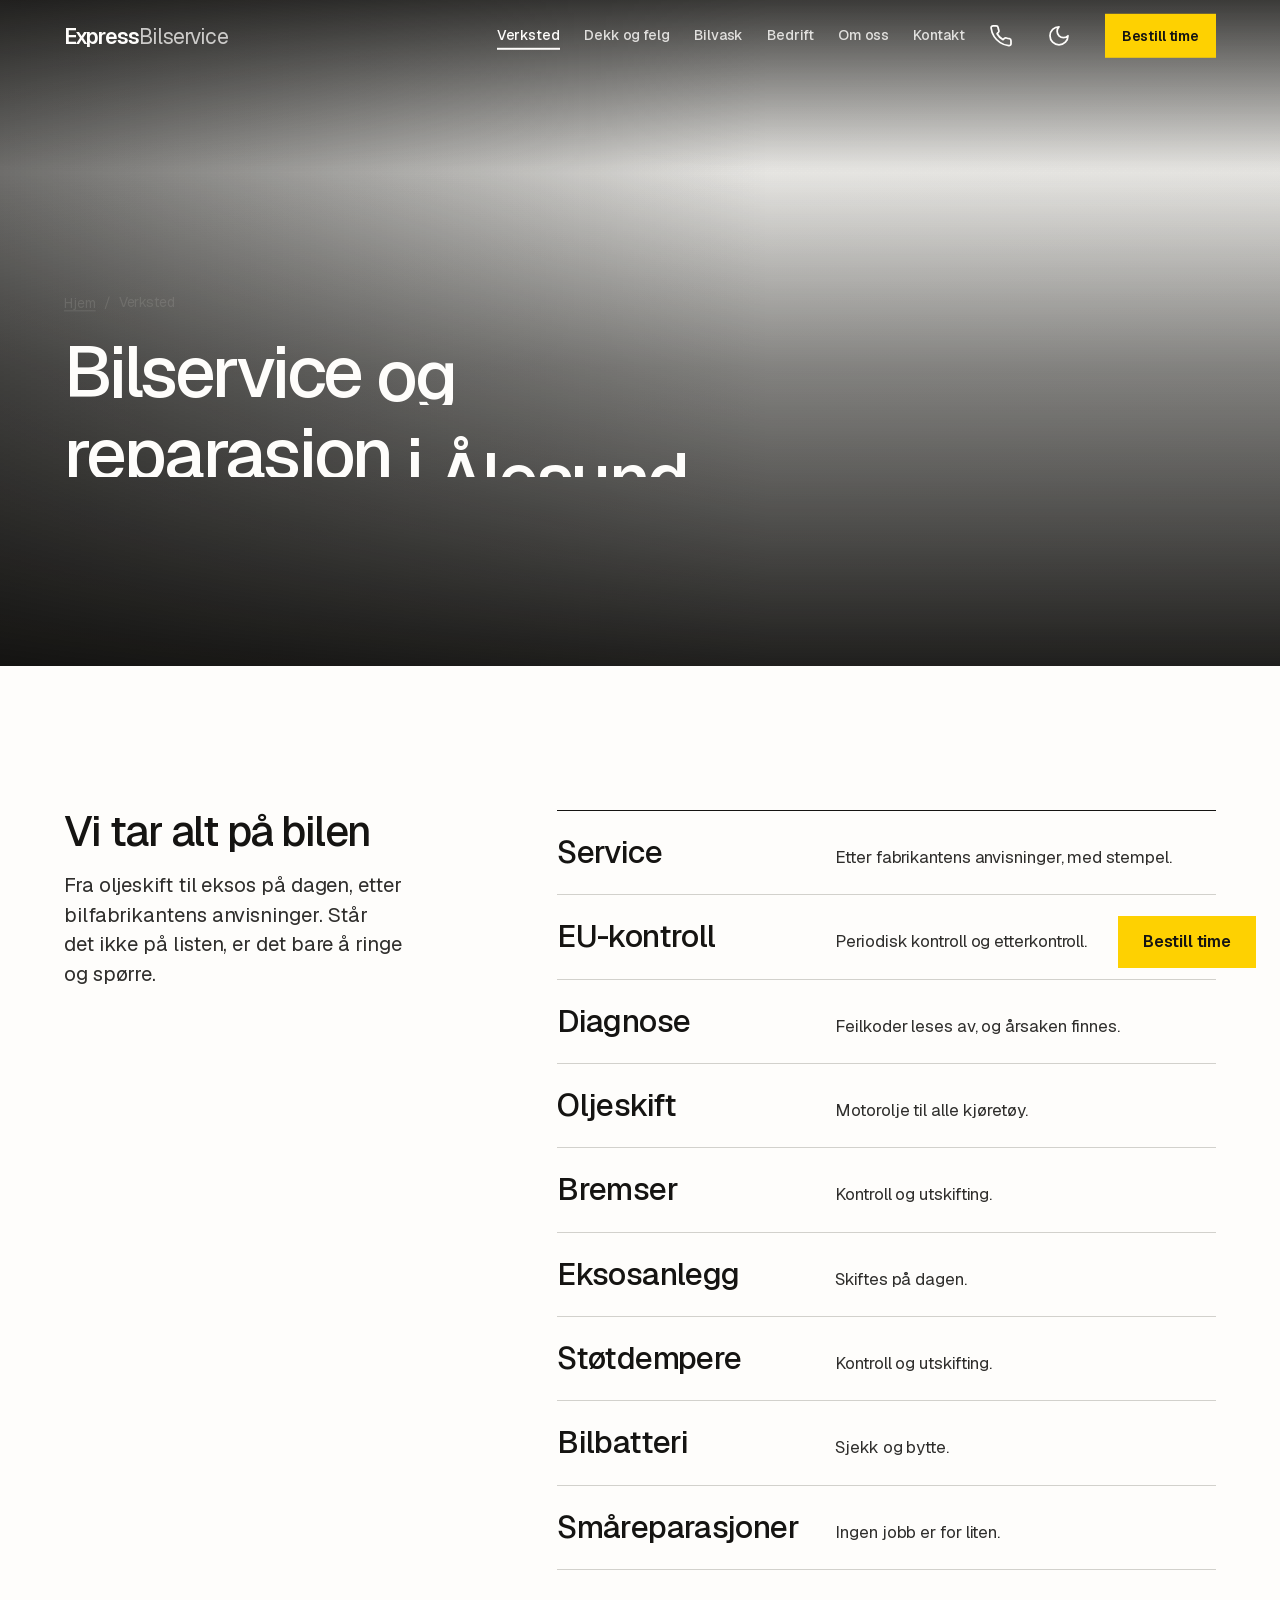
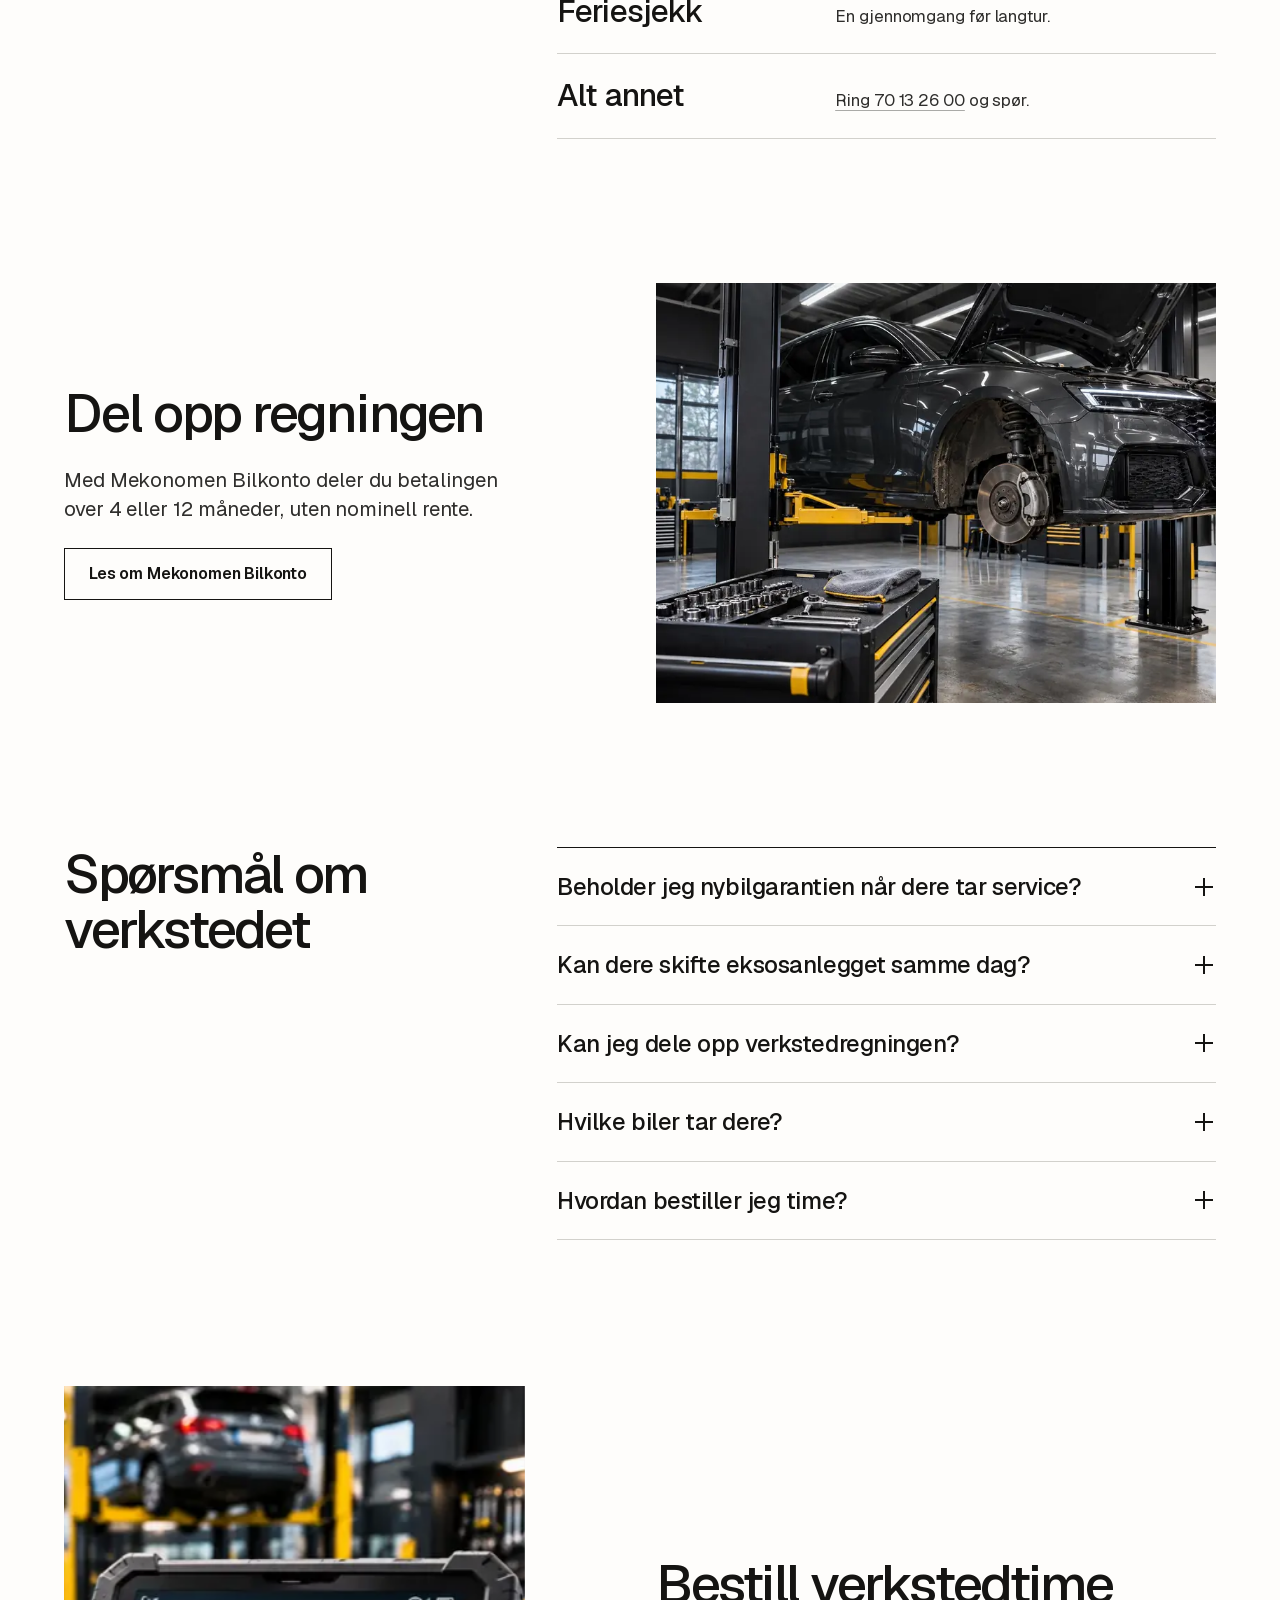
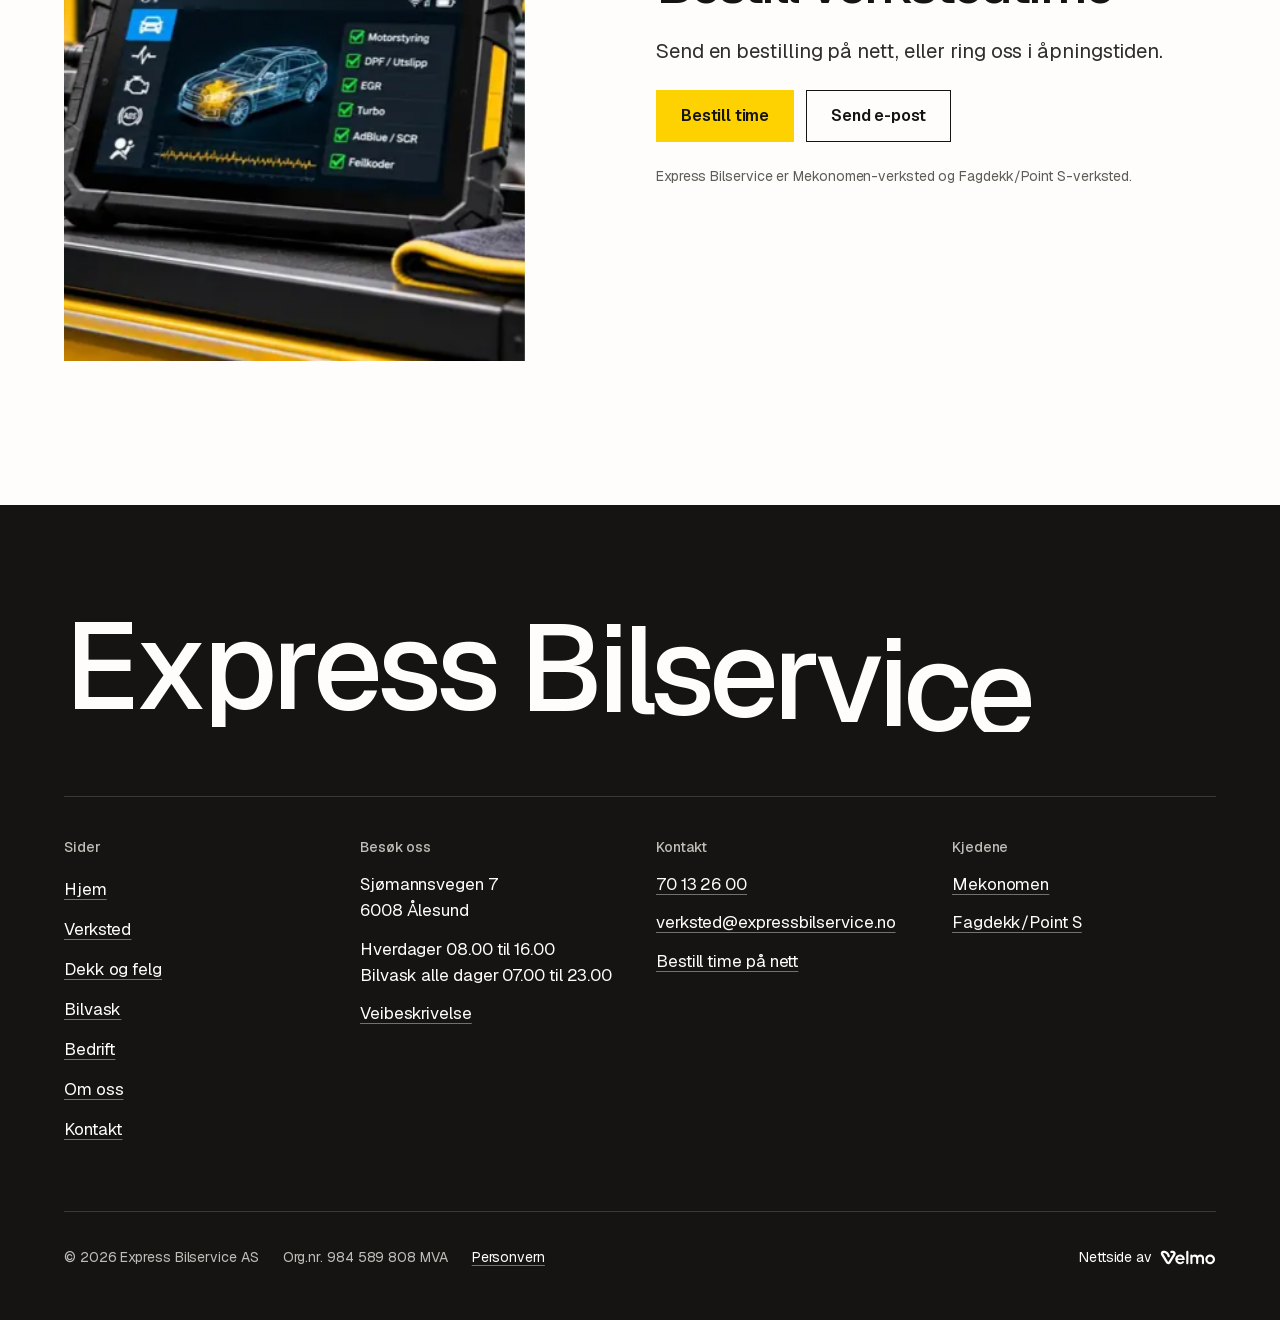
<file: verksted/index.html>
<!doctype html>
<html lang="nb">
<head>
  <meta charset="utf-8">
  <meta name="viewport" content="width=device-width, initial-scale=1, viewport-fit=cover">
  <title>Bilservice og reparasjon i Ålesund | Express Bilservice</title>
  <meta name="description" content="Service etter bilfabrikantens anvisninger, EU-kontroll, diagnose og reparasjon hos Express Bilservice i Ålesund. Eksos på dagen, bremser, oljeskift og batteri.">
  <link rel="canonical" href="https://www.expressbilservice.no/verksted/">
  <meta name="robots" content="noindex, nofollow">
  <meta name="theme-color" content="#141414">
  <meta name="author" content="Velmo, velmo.no">
  <meta name="geo.region" content="NO-15">
  <meta name="geo.placename" content="Ålesund">
  <meta name="geo.position" content="62.46956;6.19339">
  <meta name="ICBM" content="62.46956, 6.19339">
  <meta name="format-detection" content="telephone=no">
  <meta property="og:type" content="website">
  <meta property="og:locale" content="nb_NO">
  <meta property="og:site_name" content="Express Bilservice">
  <meta property="og:title" content="Bilservice og reparasjon i Ålesund | Express Bilservice">
  <meta property="og:description" content="Service etter bilfabrikantens anvisninger, EU-kontroll, diagnose og reparasjon hos Express Bilservice i Ålesund. Eksos på dagen, bremser, oljeskift og batteri.">
  <meta property="og:url" content="https://elieneama.github.io/express-bilservice-preview/verksted/">
  <meta property="og:image" content="https://elieneama.github.io/express-bilservice-preview/assets/brand/og-verksted.jpg">
  <meta property="og:image:type" content="image/jpeg">
  <meta property="og:image:width" content="1200">
  <meta property="og:image:height" content="630">
  <meta property="og:image:alt" content="Express Bilservice, bilverksted, dekkhotell og bilvask i Ålesund">
  <meta name="twitter:card" content="summary_large_image">
  <link rel="icon" href="../favicon.svg?v=e9861fc3" type="image/svg+xml">
  <link rel="icon" href="../favicon.ico?v=e9861fc3" sizes="48x48">
  <link rel="apple-touch-icon" href="../apple-touch-icon.png?v=e9861fc3">
  <link rel="manifest" href="../site.webmanifest">
  <link rel="preload" as="font" type="font/woff2" href="../assets/fonts/geist.woff2" crossorigin>
  <link rel="preload" as="image" href="../assets/img/oljeskift-m80-941.webp?v=eb0ec309" imagesrcset="../assets/img/oljeskift-m80-800.webp?v=c4259540 800w, ../assets/img/oljeskift-m80-941.webp?v=eb0ec309 941w" imagesizes="100vw" media="(max-width: 40rem)" fetchpriority="high">
  <link rel="preload" as="image" href="../assets/img/oljeskift-1600.webp?v=725fd44e" imagesrcset="../assets/img/oljeskift-800.webp?v=e637995c 800w, ../assets/img/oljeskift-1200.webp?v=c76b3e00 1200w, ../assets/img/oljeskift-1600.webp?v=725fd44e 1600w, ../assets/img/oljeskift-1672.webp?v=cd1f7be4 1672w" imagesizes="100vw" media="(min-width: 40.0625rem)" fetchpriority="high">
  <link rel="stylesheet" href="../assets/css/bundle.css?v=f4195edea4">
  <script>(function(){var r=document.documentElement;r.classList.add('js');try{var m=localStorage.getItem('ebs-mode');if(m==='dark'||m==='light')r.dataset.mode=m;}catch(e){}var s=false;try{s=!!document.referrer&&new URL(document.referrer).origin===location.origin;}catch(e){}if(!matchMedia('(prefers-reduced-motion: reduce)').matches)r.classList.add(s?'is-nav':'is-first');})();</script>
  <script>window.SITE = {"hours":[["08:00","16:00"],["08:00","16:00"],["08:00","16:00"],["08:00","16:00"],["08:00","16:00"],null,null]};</script>
  <script type="application/ld+json">{"@context":"https://schema.org","@graph":[{"@type":["AutoRepair","TireShop"],"@id":"https://www.expressbilservice.no/#bedrift","name":"Express Bilservice","legalName":"Express Bilservice AS","url":"https://www.expressbilservice.no/","description":"Bilverksted, dekkhotell og bilvask på Volsdalsberga i Ålesund. Mekonomen-verksted og Fagdekk/Point S-verksted siden 2002.","telephone":"+47 70 13 26 00","email":"verksted@expressbilservice.no","image":["https://www.expressbilservice.no/assets/brand/og-hjem.jpg"],"address":{"@type":"PostalAddress","streetAddress":"Sjømannsvegen 7","postalCode":"6008","addressLocality":"Ålesund","addressRegion":"Møre og Romsdal","addressCountry":"NO"},"geo":{"@type":"GeoCoordinates","latitude":62.46956,"longitude":6.19339},"hasMap":"https://www.google.com/maps/search/?api=1&query=Express%20Bilservice%20AS%2C%20Sj%C3%B8mannsvegen%207%2C%206008%20%C3%85lesund","openingHoursSpecification":[{"@type":"OpeningHoursSpecification","dayOfWeek":["Monday","Tuesday","Wednesday","Thursday","Friday"],"opens":"08:00","closes":"16:00"}],"department":[{"@type":"AutoWash","@id":"https://www.expressbilservice.no/bilvask/#bilvask","name":"Express Bilservice bilvask","description":"Automatisk bilvask, åpen alle dager fra 07.00 til 23.00.","url":"https://www.expressbilservice.no/bilvask/","image":"https://www.expressbilservice.no/assets/brand/og-bilvask.jpg","telephone":"+47 70 13 26 00","address":{"@type":"PostalAddress","streetAddress":"Sjømannsvegen 7","postalCode":"6008","addressLocality":"Ålesund","addressRegion":"Møre og Romsdal","addressCountry":"NO"},"openingHoursSpecification":[{"@type":"OpeningHoursSpecification","dayOfWeek":["Monday","Tuesday","Wednesday","Thursday","Friday","Saturday","Sunday"],"opens":"07:00","closes":"23:00"}]}],"foundingDate":"2002","numberOfEmployees":{"@type":"QuantitativeValue","value":11},"vatID":"NO984589808MVA","identifier":{"@type":"PropertyValue","propertyID":"Organisasjonsnummer","value":"984589808"},"areaServed":[{"@type":"City","name":"Ålesund"},{"@type":"AdministrativeArea","name":"Sunnmøre"}],"memberOf":[{"@type":"Organization","name":"Mekonomen","url":"https://www.mekonomen.no/"},{"@type":"Organization","name":"Fagdekk / Point S","url":"https://www.point-s.no/"}],"sameAs":["https://www.mekonomen.no/bilverksteder/alesund/express-bilservice-as","https://www.point-s.no/dekk-verksted-naer-meg/alesund/express-bilservice","https://www.facebook.com/expressbilservice/","https://virksomhet.brreg.no/nb/oppslag/enheter/984589808"],"logo":"https://www.expressbilservice.no/icon-512.png?v=e9861fc3","knowsAbout":["Bilservice etter fabrikantens anvisninger","EU-kontroll","Diagnose og feilsøking","Reparasjon","Oljeskift","Bremser","Eksosanlegg","Støtdempere","Bilbatteri","Småreparasjoner","Feriesjekk og servicekontroll","Dekkhotell","Dekkskift","Dekkomlegging og avbalansering","Dekkreparasjon","Hjulstilling","Salg av dekk og felg","Bilvask","Automatisk utvendig bilvask","Verksted for bedrifter og bilpark"],"potentialAction":{"@type":"ReserveAction","name":"Bestill verkstedtime","target":{"@type":"EntryPoint","urlTemplate":"https://www.expressbilservice.no/bestill/","actionPlatform":["http://schema.org/DesktopWebPlatform","http://schema.org/MobileWebPlatform"]}},"hasOfferCatalog":{"@type":"OfferCatalog","name":"Tjenester","itemListElement":[{"@type":"Offer","itemOffered":{"@type":"Service","name":"Bilservice etter fabrikantens anvisninger"}},{"@type":"Offer","itemOffered":{"@type":"Service","name":"EU-kontroll"}},{"@type":"Offer","itemOffered":{"@type":"Service","name":"Diagnose og feilsøking"}},{"@type":"Offer","itemOffered":{"@type":"Service","name":"Reparasjon"}},{"@type":"Offer","itemOffered":{"@type":"Service","name":"Oljeskift"}},{"@type":"Offer","itemOffered":{"@type":"Service","name":"Bremser"}},{"@type":"Offer","itemOffered":{"@type":"Service","name":"Eksosanlegg"}},{"@type":"Offer","itemOffered":{"@type":"Service","name":"Støtdempere"}},{"@type":"Offer","itemOffered":{"@type":"Service","name":"Bilbatteri"}},{"@type":"Offer","itemOffered":{"@type":"Service","name":"Småreparasjoner"}},{"@type":"Offer","itemOffered":{"@type":"Service","name":"Feriesjekk og servicekontroll"}},{"@type":"Offer","itemOffered":{"@type":"Service","name":"Dekkhotell"}},{"@type":"Offer","itemOffered":{"@type":"Service","name":"Dekkskift"}},{"@type":"Offer","itemOffered":{"@type":"Service","name":"Dekkomlegging og avbalansering"}},{"@type":"Offer","itemOffered":{"@type":"Service","name":"Dekkreparasjon"}},{"@type":"Offer","itemOffered":{"@type":"Service","name":"Hjulstilling"}},{"@type":"Offer","itemOffered":{"@type":"Service","name":"Salg av dekk og felg"}},{"@type":"Offer","itemOffered":{"@type":"Service","name":"Bilvask"}},{"@type":"Offer","itemOffered":{"@type":"Service","name":"Automatisk utvendig bilvask"}},{"@type":"Offer","itemOffered":{"@type":"Service","name":"Verksted for bedrifter og bilpark"}}]}},{"@type":"WebPage","@id":"https://www.expressbilservice.no/verksted/#side","url":"https://www.expressbilservice.no/verksted/","name":"Bilservice og reparasjon i Ålesund | Express Bilservice","description":"Service etter bilfabrikantens anvisninger, EU-kontroll, diagnose og reparasjon hos Express Bilservice i Ålesund. Eksos på dagen, bremser, oljeskift og batteri.","inLanguage":"nb-NO","isPartOf":{"@id":"https://www.expressbilservice.no/#nettsted"},"about":{"@id":"https://www.expressbilservice.no/#bedrift"},"breadcrumb":{"@type":"BreadcrumbList","itemListElement":[{"@type":"ListItem","position":1,"name":"Hjem","item":"https://www.expressbilservice.no/"},{"@type":"ListItem","position":2,"name":"Verksted","item":"https://www.expressbilservice.no/verksted/"}]},"primaryImageOfPage":"https://www.expressbilservice.no/assets/brand/og-verksted.jpg"},{"@type":"Service","@id":"https://www.expressbilservice.no/verksted/#tjeneste","name":"Bilservice og reparasjon","serviceType":"Bilverksted","description":"Service etter bilfabrikantens anvisninger, EU-kontroll, diagnose og reparasjon hos Express Bilservice i Ålesund. Eksos på dagen, bremser, oljeskift og batteri.","url":"https://www.expressbilservice.no/verksted/","provider":{"@id":"https://www.expressbilservice.no/#bedrift"},"areaServed":{"@type":"City","name":"Ålesund"},"hasOfferCatalog":{"@type":"OfferCatalog","name":"Bilservice og reparasjon","itemListElement":[{"@type":"Offer","itemOffered":{"@type":"Service","name":"Service"}},{"@type":"Offer","itemOffered":{"@type":"Service","name":"EU-kontroll"}},{"@type":"Offer","itemOffered":{"@type":"Service","name":"Diagnose"}},{"@type":"Offer","itemOffered":{"@type":"Service","name":"Oljeskift"}},{"@type":"Offer","itemOffered":{"@type":"Service","name":"Bremser"}},{"@type":"Offer","itemOffered":{"@type":"Service","name":"Eksosanlegg"}},{"@type":"Offer","itemOffered":{"@type":"Service","name":"Støtdempere"}},{"@type":"Offer","itemOffered":{"@type":"Service","name":"Bilbatteri"}},{"@type":"Offer","itemOffered":{"@type":"Service","name":"Småreparasjoner"}},{"@type":"Offer","itemOffered":{"@type":"Service","name":"Feriesjekk"}}]}},{"@type":"FAQPage","mainEntity":[{"@type":"Question","name":"Beholder jeg nybilgarantien når dere tar service?","acceptedAnswer":{"@type":"Answer","text":"Ja. Vi følger bilfabrikantens anvisninger og stempler serviceboka, så fabrikk- og nybilgarantien består."}},{"@type":"Question","name":"Kan dere skifte eksosanlegget samme dag?","acceptedAnswer":{"@type":"Answer","text":"Ja, eksosanlegg skifter vi på dagen. Ring 70 13 26 00 for time."}},{"@type":"Question","name":"Kan jeg dele opp verkstedregningen?","acceptedAnswer":{"@type":"Answer","text":"Ja, med Mekonomen Bilkonto. Du kan dele opp betalingen over 4 eller 12 måneder uten nominell rente. Du søker hos oss på verkstedet og får svar med en gang."}},{"@type":"Question","name":"Hvilke biler tar dere?","acceptedAnswer":{"@type":"Answer","text":"Uansett bil eller årsmodell hjelper vi deg."}},{"@type":"Question","name":"Hvordan bestiller jeg time?","acceptedAnswer":{"@type":"Answer","text":"Fyll ut skjemaet under «Bestill time», ring 70 13 26 00 eller send e-post til verksted@expressbilservice.no. Vi tar kontakt og bekrefter tiden."}}]}]}</script>
</head>
<body>
  <a class="skip" href="#main">Hopp til innholdet</a>
  <svg width="0" height="0" style="position:absolute" aria-hidden="true" focusable="false"><symbol id="i-phone" viewBox="0 0 24 24"><path d="M22 16.92v3a2 2 0 0 1-2.18 2 19.79 19.79 0 0 1-8.63-3.07 19.5 19.5 0 0 1-6-6 19.79 19.79 0 0 1-3.07-8.67A2 2 0 0 1 4.11 2h3a2 2 0 0 1 2 1.72 12.84 12.84 0 0 0 .7 2.81 2 2 0 0 1-.45 2.11L8.09 9.91a16 16 0 0 0 6 6l1.27-1.27a2 2 0 0 1 2.11-.45 12.84 12.84 0 0 0 2.81.7A2 2 0 0 1 22 16.92z"/></symbol><symbol id="i-moon" viewBox="0 0 24 24"><path d="M12 3a6 6 0 0 0 9 9 9 9 0 1 1-9-9Z"/></symbol><symbol id="i-sun" viewBox="0 0 24 24"><circle cx="12" cy="12" r="4"/><path d="M12 2v2M12 20v2M4.93 4.93l1.41 1.41M17.66 17.66l1.41 1.41M2 12h2M20 12h2M6.34 17.66l-1.41 1.41M19.07 4.93l-1.41 1.41"/></symbol></svg>
  <div class="loader on-night" aria-hidden="true">
    <p class="loader__word"><span class="l"><span class="li">Express</span></span><span class="l"><span class="li">Bilservice</span></span></p>
    <div class="loader__row"><span>Sjømannsvegen 7, Ålesund</span><span class="loader__count">000 %</span></div>
    <div class="loader__bar"><i></i></div>
  </div>
  <div class="curtain" aria-hidden="true"></div>
  <header class="nav">
    <div class="container nav__in">
      <a class="brand" href="../" aria-label="Express Bilservice, til forsiden"><span class="brand__a">Express</span> <span class="brand__b">Bilservice</span></a>
      <nav class="nav__links" aria-label="Hovedmeny">
        <ul>
          <li><a href="../verksted/" aria-current="page">Verksted</a></li>
          <li><a href="../dekk/">Dekk og felg</a></li>
          <li><a href="../bilvask/">Bilvask</a></li>
          <li><a href="../bedrift/">Bedrift</a></li>
          <li><a href="../om-oss/">Om oss</a></li>
          <li><a href="../kontakt/">Kontakt</a></li>
        </ul>
      </nav>
      <a class="nav__tel" href="tel:+4770132600" aria-label="Ring 70 13 26 00"><svg class="icon" aria-hidden="true" focusable="false"><use href="#i-phone"/></svg><span>70 13 26 00</span></a>
      <button class="iconbtn" type="button" data-mode-toggle aria-label="Bytt til mørk modus" aria-pressed="false"><svg class="icon i-moon" aria-hidden="true" focusable="false"><use href="#i-moon"/></svg><svg class="icon i-sun" aria-hidden="true" focusable="false"><use href="#i-sun"/></svg></button>
      <a class="btn btn--primary btn--sm nav__book" href="../bestill/">Bestill time</a>
      <button class="burger" type="button" aria-expanded="false" aria-controls="meny"><span class="burger__lines" aria-hidden="true"><i></i><i></i></span><span class="burger__label">Meny</span></button>
    </div>
  </header>
  <div class="menu on-night" id="meny" hidden data-lenis-prevent>
    <ul>
      <li><a href="../">Hjem</a></li>
      <li><a href="../verksted/" aria-current="page">Verksted</a></li>
      <li><a href="../dekk/">Dekk og felg</a></li>
      <li><a href="../bilvask/">Bilvask</a></li>
      <li><a href="../bedrift/">Bedrift</a></li>
      <li><a href="../om-oss/">Om oss</a></li>
      <li><a href="../kontakt/">Kontakt</a></li>
    </ul>
    <div class="menu__foot">
      <a class="btn btn--primary" href="../bestill/">Bestill time</a>
      <a class="link" href="tel:+4770132600">70 13 26 00</a>
      <a class="link" href="mailto:verksted@expressbilservice.no">verksted@expressbilservice.no</a>
    </div>
  </div>
  <div class="dock on-night" inert>
    <a class="btn btn--primary" href="../bestill/">Bestill time</a>
    <a class="btn btn--ghost" href="tel:+4770132600"><svg class="icon" aria-hidden="true" focusable="false"><use href="#i-phone"/></svg>Ring</a>
  </div>
  <main id="main">
    <section class="phero on-night" aria-labelledby="page-h">
      <div class="phero__media" data-slot="hero" data-alt="En mekaniker i arbeid på verkstedet"><picture><source media="(max-width: 40rem)" srcset="../assets/img/oljeskift-m80-800.webp?v=c4259540 800w, ../assets/img/oljeskift-m80-941.webp?v=eb0ec309 941w" sizes="100vw"><img src="../assets/img/oljeskift-1600.webp?v=725fd44e" srcset="../assets/img/oljeskift-800.webp?v=e637995c 800w, ../assets/img/oljeskift-1200.webp?v=c76b3e00 1200w, ../assets/img/oljeskift-1600.webp?v=725fd44e 1600w, ../assets/img/oljeskift-1672.webp?v=cd1f7be4 1672w" sizes="(max-width: 40rem) 180vw, 100vw" width="1672" height="941" alt="Motorolje helles gjennom en gul trakt i motorrommet på en bil" fetchpriority="high" decoding="async" style="object-position: 80% 50%"></picture></div>
      <div class="phero__scrim" aria-hidden="true"></div>
      <div class="container phero__in">
        <div class="phero__plate">
          <ol class="crumbs" aria-label="Brødsmuler"><li><a href="../">Hjem</a></li><li aria-current="page">Verksted</li></ol>
          <h1 id="page-h" data-split>Bilservice og reparasjon i Ålesund</h1>
          <p class="lead">Service, EU-kontroll, diagnose og reparasjon på Volsdalsberga.</p>
          <div class="actions"><a class="btn btn--primary" href="../bestill/">Bestill time</a><a class="btn btn--ghost" href="tel:+4770132600">Ring 70 13 26 00</a></div>
        </div>
      </div>
    </section>
    <section class="sec list" aria-labelledby="list-h">
      <div class="container list__grid">
        <div class="list__head">
          <h2 id="list-h" data-split>Vi tar alt på bilen</h2>
          <p class="lead">Fra oljeskift til eksos på dagen, etter bilfabrikantens anvisninger. Står det ikke på listen, er det bare å ringe og spørre.</p>
        </div>
        <ul class="rows" role="list">
          <li class="row" id="service"><h3 class="row__t">Service</h3><p class="row__l">Etter fabrikantens anvisninger, med stempel.</p></li>
          <li class="row" id="eu-kontroll"><h3 class="row__t">EU-kontroll</h3><p class="row__l">Periodisk kontroll og etterkontroll.</p></li>
          <li class="row" id="diagnose"><h3 class="row__t">Diagnose</h3><p class="row__l">Feilkoder leses av, og årsaken finnes.</p></li>
          <li class="row"><h3 class="row__t">Oljeskift</h3><p class="row__l">Motorolje til alle kjøretøy.</p></li>
          <li class="row" id="reparasjon"><h3 class="row__t">Bremser</h3><p class="row__l">Kontroll og utskifting.</p></li>
          <li class="row"><h3 class="row__t">Eksosanlegg</h3><p class="row__l">Skiftes på dagen.</p></li>
          <li class="row"><h3 class="row__t">Støtdempere</h3><p class="row__l">Kontroll og utskifting.</p></li>
          <li class="row"><h3 class="row__t">Bilbatteri</h3><p class="row__l">Sjekk og bytte.</p></li>
          <li class="row"><h3 class="row__t">Småreparasjoner</h3><p class="row__l">Ingen jobb er for liten.</p></li>
          <li class="row"><h3 class="row__t">Feriesjekk</h3><p class="row__l">En gjennomgang før langtur.</p></li>
          <li class="row"><h3 class="row__t">Alt annet</h3><p class="row__l"><a class="link" href="tel:+4770132600">Ring 70 13 26 00</a> og spør.</p></li>
        </ul>
      </div>
    </section>
    <section class="sec split" aria-labelledby="split-h">
      <div class="container split__grid">
        <div class="split__text">
          <h2 id="split-h" data-split>Del opp regningen</h2>
          <p class="lead">Med Mekonomen Bilkonto deler du betalingen over 4 eller 12 måneder, uten nominell rente.</p>
          <a class="btn btn--secondary" href="https://www.mekonomen.no/hvorfor-velge-mekonomen/bilkonto">Les om Mekonomen Bilkonto</a>
        </div>
        <figure class="frame split__photo" data-slot="split" data-alt="Mekanikere i arbeid på verkstedet" data-reveal><img src="../assets/img/reparasjon-1448.webp?v=3504a916" srcset="../assets/img/reparasjon-800.webp?v=707eaae9 800w, ../assets/img/reparasjon-1200.webp?v=54ba9106 1200w, ../assets/img/reparasjon-1448.webp?v=3504a916 1448w" sizes="(min-width: 60rem) 50vw, 100vw" width="1448" height="1086" alt="Bil på løftebukk i verkstedet, med forhjulet av og bremseskiven synlig" loading="lazy" fetchpriority="low" decoding="async" style="object-position: 50% 50%"></figure>
      </div>
    </section>
    <section class="sec faq" aria-labelledby="faq-h">
      <div class="container faq__grid">
        <h2 id="faq-h" data-split>Spørsmål om verkstedet</h2>
        <div class="faq__list">
          <details class="qa"><summary><span class="qa__q">Beholder jeg nybilgarantien når dere tar service?</span><span class="qa__sign" aria-hidden="true"></span></summary><div class="qa__a"><p>Ja. Vi følger bilfabrikantens anvisninger og stempler serviceboka, så fabrikk- og nybilgarantien består.</p></div></details>
          <details class="qa"><summary><span class="qa__q">Kan dere skifte eksosanlegget samme dag?</span><span class="qa__sign" aria-hidden="true"></span></summary><div class="qa__a"><p>Ja, eksosanlegg skifter vi på dagen. Ring 70 13 26 00 for time.</p></div></details>
          <details class="qa"><summary><span class="qa__q">Kan jeg dele opp verkstedregningen?</span><span class="qa__sign" aria-hidden="true"></span></summary><div class="qa__a"><p>Ja, med <a class="link" href="https://www.mekonomen.no/hvorfor-velge-mekonomen/bilkonto">Mekonomen Bilkonto</a>. Du kan dele opp betalingen over 4 eller 12 måneder uten nominell rente. Du søker hos oss på verkstedet og får svar med en gang.</p></div></details>
          <details class="qa"><summary><span class="qa__q">Hvilke biler tar dere?</span><span class="qa__sign" aria-hidden="true"></span></summary><div class="qa__a"><p>Uansett bil eller årsmodell hjelper vi deg.</p></div></details>
          <details class="qa"><summary><span class="qa__q">Hvordan bestiller jeg time?</span><span class="qa__sign" aria-hidden="true"></span></summary><div class="qa__a"><p>Fyll ut skjemaet under «Bestill time», ring 70 13 26 00 eller send e-post til verksted@expressbilservice.no. Vi tar kontakt og bekrefter tiden.</p></div></details>
        </div>
      </div>
    </section>
    <section class="sec close" aria-labelledby="close-h">
      <div class="container close__grid">
        <figure class="frame close__photo" data-slot="close" data-alt="Et bilde fra verkstedet, gjerne hender i arbeid eller en bil på løftebukken" data-reveal><img src="../assets/img/diagnose-1600.webp?v=615b10a0" srcset="../assets/img/diagnose-800.webp?v=86d7020d 800w, ../assets/img/diagnose-1200.webp?v=3fa68feb 1200w, ../assets/img/diagnose-1600.webp?v=615b10a0 1600w, ../assets/img/diagnose-1671.webp?v=13479d3d 1671w" sizes="(min-width: 60rem) 40vw, 100vw" width="1671" height="941" alt="Diagnoseverktøy koblet til bilen, med feilkoder og motordata på skjermen" loading="lazy" fetchpriority="low" decoding="async" style="object-position: 74% 50%"></figure>
        <div class="close__text">
          <h2 id="close-h" data-split>Bestill verkstedtime</h2>
          <p class="lead">Send en bestilling på nett, eller ring oss i åpningstiden.</p>
          <div class="actions"><a class="btn btn--primary" href="../bestill/">Bestill time</a><a class="btn btn--secondary" href="mailto:verksted@expressbilservice.no">Send e-post</a></div>
          <p class="small">Express Bilservice er Mekonomen-verksted og Fagdekk/Point S-verksted.</p>
        </div>
      </div>
    </section>
  </main>
  <footer class="foot on-night">
    <div class="container">
      <p class="foot__mast" aria-hidden="true"><span>Express Bilservice</span></p>
      <div class="foot__grid">
        <nav aria-label="Sider">
          <p class="foot__h">Sider</p>
          <ul>
            <li><a class="link" href="../">Hjem</a></li>
            <li><a class="link" href="../verksted/">Verksted</a></li>
            <li><a class="link" href="../dekk/">Dekk og felg</a></li>
            <li><a class="link" href="../bilvask/">Bilvask</a></li>
            <li><a class="link" href="../bedrift/">Bedrift</a></li>
            <li><a class="link" href="../om-oss/">Om oss</a></li>
            <li><a class="link" href="../kontakt/">Kontakt</a></li>
          </ul>
        </nav>
        <div>
          <p class="foot__h">Besøk oss</p>
          <p>Sjømannsvegen 7<br>6008 Ålesund</p>
          <p>Hverdager 08.00 til 16.00<br>Bilvask alle dager 07.00 til 23.00</p>
          <p><a class="link" href="https://www.google.com/maps/search/?api=1&query=Express%20Bilservice%20AS%2C%20Sj%C3%B8mannsvegen%207%2C%206008%20%C3%85lesund">Veibeskrivelse</a></p>
        </div>
        <div>
          <p class="foot__h">Kontakt</p>
          <p><a class="link" href="tel:+4770132600">70 13 26 00</a></p>
          <p><a class="link" href="mailto:verksted@expressbilservice.no">verksted@expressbilservice.no</a></p>
          <p><a class="link" href="../bestill/">Bestill time på nett</a></p>
        </div>
        <div>
          <p class="foot__h">Kjedene</p>
          <p><a class="link" href="https://www.mekonomen.no/bilverksteder/alesund/express-bilservice-as">Mekonomen</a></p>
          <p><a class="link" href="https://www.point-s.no/dekk-verksted-naer-meg/alesund/express-bilservice">Fagdekk/Point S</a></p>
        </div>
      </div>
      <div class="foot__base">
        <p class="foot__legal"><span>&copy; <span data-year>2026</span> Express Bilservice AS</span><span>Org.nr. 984 589 808 MVA</span><a class="link" href="../personvern/">Personvern</a></p>
        <a class="credit" href="https://velmo.no" aria-label="Nettside av Velmo, velmo.no"><span>Nettside av</span><span class="credit__logo" aria-hidden="true"></span></a>
        
      </div>
    </div>
  </footer>
  <script>window.hallmarkSlots = (m) => { for (const [k, v] of Object.entries(m)) { const s = document.querySelector(`[data-slot="${k}"]`); if (!s) continue; const im = new Image(); im.src = typeof v === 'string' ? v : v.src; im.alt = (typeof v === 'object' && v.alt) || s.dataset.alt || ''; s.querySelectorAll(':scope > img').forEach((o) => o.remove()); s.prepend(im); } };
  document.querySelectorAll('[data-slot] img').forEach((i) => { if (i.complete && !i.naturalWidth) i.remove(); else i.addEventListener('error', () => i.remove(), { once: true }); });</script>
  <script src="../assets/vendor/gsap.min.js" defer></script>
  <script src="../assets/vendor/ScrollTrigger.min.js" defer></script>
  <script src="../assets/vendor/lenis.min.js" defer></script>
  <script src="../assets/js/site.js?v=ecf5578af8" defer></script>
</body>
</html>
</file>
<file: assets/css/bundle.css>
/* Hallmark · shape: Marquee Hero, seven pages, redirected to the client's reference (ESR Bespoke) · genre: editorial · theme: Formwork base (deal 2/3, seed bilverksted-dekkhotell-bilvask-lesund-531c·e104b753·2026-11-23·r0), re-set by request to the client's signage palette and a Geist grotesk · job: book · draw: c5e051
 * hero: Poster (the client's building at dusk, head low left) · nav: full-width bar, clear over the photo and paper when scrolled, yellow Bestill always visible · footer: mast · imagery: photographs in natural colour: the client's own (building, wash bay, a workshop reel, a tyre hotel image) + Wikimedia Commons stand-ins · signature: the workshop phone number set huge in the yellow booking band · palette: white paper, sign black, signage yellow, concrete gray blocks
 * axes: light/grotesk/neutral · posture: restrained, with one signage-yellow booking band · contrast: pass · fold: pass · v2.0.0 */
/* Hallmark · pre-emit critique: P4 H5 E4 S4 R4 V4 · weakest: S, a grotesk on white could be any garage; the client's own building at dusk, their yellow signage colour and their own words (Gutta på berga står på) carry the specificity */
/* Hallmark · waive 39b · a.btn--lg is 64px tall in the hero and the booking band · the client asked for a prominent Bestill time button, so the two booking controls are set one size up */
/* Hallmark · waive 77 · the contact page's three questions sit on seven columns beside their head · a short practical FAQ about finding the workshop, set at the same composition as the other pages */
/* Hallmark · dismissed 11 · the service tiles zoom their photo 5% on hover (fine pointers only, off with reduced motion); the client asked for an animated site, and the arrow tile carries the feedback too */
/* Hallmark · dismissed 25 · .intro__text is a statement at section size, 30ch at 52px is an 830px line, not running prose */
/* Hallmark · answered F4 · the booking band is signage yellow, so its one button inverts to sign black; every other primary is the yellow recipe */
@font-face { font-family: 'Geist'; font-style: normal; font-weight: 400 600; font-display: swap; src: url('../fonts/geist.woff2') format('woff2'); unicode-range: U+0000-00FF, U+0131, U+0152-0153, U+02BB-02BC, U+02C6, U+02DA, U+02DC, U+0304, U+0308, U+0329, U+2000-206F, U+20AC, U+2122, U+2191, U+2193, U+2212, U+2215, U+FEFF, U+FFFD; }

:root {
  color-scheme: light;
  --space-3xs: 2px; --space-2xs: 4px; --space-xs: 8px; --space-sm: 12px; --space-md: 16px; --space-lg: 24px; --space-xl: 40px; --space-2xl: 64px; --space-3xl: 96px; --space-4xl: 144px;
  --text-xs: 0.8125rem; --text-sm: 0.875rem; --text-md: 1rem; --text-lg: 1.25rem; --text-xl: 1.5625rem; --text-2xl: 1.953rem; --text-3xl: 2.441rem;
  --text-display-s: clamp(2.25rem, 4vw + 0.5rem, 3.75rem); --text-display: clamp(2.75rem, 5vw + 1rem, 5.25rem);
  --text-section: clamp(2rem, 2.5vw + 1rem, 3.5rem); --text-title: clamp(1.25rem, 0.75vw + 0.875rem, 1.625rem); --text-lead: clamp(1.125rem, 0.35vw + 1rem, 1.375rem);
  --ease-out: cubic-bezier(0.16, 1, 0.3, 1); --ease-in: cubic-bezier(0.7, 0, 0.84, 0); --ease-in-out: cubic-bezier(0.65, 0, 0.35, 1);
  --dur-micro: 120ms; --dur-short: 220ms; --dur-long: 420ms;
  --color-error: oklch(52% 0.19 27); --color-success: oklch(50% 0.12 150);
  --container: 1440px; --gutter: 64px; --gap-columns: 32px; --section-gap-s: 120px; --section-gap: 144px; --section-gap-l: 176px;
  --z-base: 1; --z-raised: 10; --z-dropdown: 100; --z-sticky: 200; --z-sticky-nav: 300; --z-modal: 400; --z-toast: 500; --z-tooltip: 600;
  --color-paper: oklch(74% 0.008 80); --color-paper-2: oklch(69% 0.009 80); --color-paper-3: oklch(64% 0.01 80);
  --color-plate: oklch(82% 0.007 80); --color-plate-ink: oklch(95% 0.006 80);
  --color-ink: oklch(18% 0.005 270); --color-ink-2: oklch(28% 0.006 80); --color-muted: oklch(31.5% 0.008 80);
  --color-rule: oklch(64% 0.01 80);
  --color-accent: oklch(66% 0.21 38); --color-accent-ink: oklch(18% 0.005 270); --color-focus: oklch(42% 0.15 38);
  --color-accent-deep: oklch(48% 0.17 38);
  --texture-opacity: 0.05;
  --font-display: "Geist", ui-sans-serif, system-ui, sans-serif; --font-body: "Geist", ui-sans-serif, system-ui, sans-serif;
  --font-outlier: "Geist", ui-sans-serif, system-ui, sans-serif;
  --radius-card: 0; --radius-pill: 0; --rule-hair: 1px; --rule-bar: 3px;
  --shadow-card: 6px 6px 0 var(--color-ink);
  --tracking-display: -0.005em; --display-weight: 700;
}

*, *::before, *::after { box-sizing: border-box; }
html, body { overflow-x: clip; }
html { scrollbar-color: var(--color-muted) var(--color-paper); scroll-padding-top: var(--space-3xl); }
body { margin: 0; background: var(--color-paper); color: var(--color-ink); font-family: var(--font-body); font-size: var(--text-md); line-height: 1.55; -webkit-font-smoothing: antialiased; caret-color: var(--color-accent); }
::selection { background: color-mix(in oklab, var(--color-accent) 35%, transparent); }
:focus-visible { outline: 2px solid var(--color-focus); outline-offset: 2px; }
a { color: inherit; text-decoration-thickness: 1px; text-underline-offset: 0.16em; }
h1, h2, h3 { margin: 0; font-family: var(--font-display); font-weight: var(--display-weight, 700); font-synthesis: none; letter-spacing: var(--tracking-display); line-height: 1.05; overflow-wrap: break-word; min-width: 0; text-wrap: balance; }
h1 { max-width: 20ch; font-size: var(--text-display); } h2 { max-width: 30ch; font-size: var(--text-section); } h3 { max-width: 40ch; font-size: var(--text-title); line-height: 1.2; }
.lead { font-size: var(--text-lead); line-height: 1.45; max-width: 52ch; }
p { margin: 0; text-wrap: pretty; }
p:not([class]) { max-width: 65ch; }
img, video { max-width: 100%; height: auto; display: block; }
svg { display: block; }
[hidden] { display: none !important; }
button, input, select, textarea { font: inherit; }
.container { width: 100%; max-width: var(--container); margin-inline: auto; padding-inline: var(--gutter); box-sizing: border-box; }
.num, .figure, td.num { font-variant-numeric: tabular-nums; }
.visually-hidden { position: absolute; width: 1px; height: 1px; overflow: hidden; clip-path: inset(50%); white-space: nowrap; }
[data-slot] { position: relative; overflow: hidden; background: linear-gradient(160deg, var(--color-paper-2, var(--color-paper)), var(--color-paper-3, var(--color-paper))); }
[data-slot] > picture { display: contents; }
[data-slot] > img, [data-slot] > picture > img { position: absolute; inset: 0; width: 100%; height: 100%; object-fit: cover; z-index: 1; }
[data-slot]:has(> img, > picture) > :not(img, picture):not([data-keep]) { display: none !important; }
@media (max-width: 60rem) { :root { --gutter: 24px; --section-gap-s: 80px; --section-gap: 96px; --section-gap-l: 120px; } }
@media (max-width: 40rem) { :root { --gutter: 16px; --section-gap-s: 56px; --section-gap: 72px; --section-gap-l: 96px; --gap-columns: 16px; } }
@media (prefers-reduced-motion: reduce) { *:not(.keep-motion), *:not(.keep-motion)::before, *:not(.keep-motion)::after { animation-duration: 0.01ms !important; animation-iteration-count: 1 !important; transition-duration: 0.01ms !important; scroll-behavior: auto !important; } }
/* photographs: natural colour (the client asked for no greyed-out pictures, 23.11.2026) */


/* ---------- Tokens: the client's signage palette and a grotesk, by request ---------- */
:root {
  color-scheme: light;
  --font-display: "Geist", ui-sans-serif, system-ui, sans-serif; --font-body: "Geist", ui-sans-serif, system-ui, sans-serif; --font-outlier: "Geist", ui-sans-serif, system-ui, sans-serif;
  --display-weight: 500; --tracking-display: -0.035em;
  --nav-h: 72px;
  --text-hero: clamp(3rem, 7.2vw, 7.25rem);
  --text-statement: clamp(1.625rem, 2.75vw, 2.75rem);
  --text-figure: clamp(4rem, 11vw, 10.5rem);
  --text-mast: clamp(2.75rem, 9.6vw, 8.75rem);
  --color-paper: oklch(99.4% 0.003 93); --color-paper-2: oklch(94.5% 0.004 93); --color-paper-3: oklch(91.2% 0.005 93);
  --color-plate: oklch(94.5% 0.004 93); --color-plate-ink: oklch(99.4% 0.003 93);
  --color-ink: oklch(19.1% 0.004 93); --color-ink-2: oklch(30.1% 0.004 93); --color-muted: oklch(47.3% 0.008 93);
  --color-rule: oklch(86% 0.007 93);
  --color-accent: oklch(87.5% 0.179 93); --color-accent-ink: oklch(19.1% 0.004 93); --color-focus: oklch(19.1% 0.004 93);
  --color-accent-deep: oklch(72.7% 0.149 93); --color-accent-hover: oklch(91% 0.16 95);
  --color-shadow: oklch(19.1% 0.004 93);
  --color-night: oklch(19.1% 0.004 93); --color-night-2: oklch(25.2% 0.004 93);
  --color-night-ink: oklch(99.4% 0.003 93); --color-night-muted: oklch(79.7% 0.008 93);
  --color-night-rule: oklch(34.8% 0.004 93);
  --color-focus-night: oklch(87.5% 0.179 93);
  --scrim: oklch(14% 0.004 93);
  /* Bilskiltet i bestillingsskjemaet: et ekte norsk skilt, likt i lys og mørk modus */
  --color-plate-paper: oklch(99.4% 0.003 93); --color-plate-text: #111111; --color-plate-edge: #111111; --color-plate-hint: #8A8A8A;
  --color-plate-band: #003399; --color-flag-red: #BA0C2F; --color-flag-white: oklch(99.4% 0.003 93); --color-flag-blue: #00205B;
}
:root[data-mode="dark"] {
  color-scheme: dark;
  --color-paper: oklch(19.1% 0.004 93); --color-paper-2: oklch(22.6% 0.004 93); --color-paper-3: oklch(25.6% 0.004 93);
  --color-plate: oklch(22.6% 0.004 93);
  --color-ink: oklch(99.4% 0.003 93); --color-ink-2: oklch(87.5% 0.007 93); --color-muted: oklch(73.3% 0.008 93);
  --color-rule: oklch(33% 0.005 93);
  --color-focus: oklch(87.5% 0.179 93);
  --color-shadow: oklch(8% 0.004 93);
  --color-night: oklch(14.5% 0.004 93); --color-night-2: oklch(22.6% 0.004 93);
}

/* ---------- Base ---------- */
html { scroll-padding-top: calc(var(--nav-h) + var(--space-xl)); }
body { font-size: 1.0625rem; letter-spacing: -0.005em; }
h1, h2, h3 { letter-spacing: var(--tracking-display); }
h3 { line-height: 1.2; letter-spacing: -0.02em; }
.on-night { --color-focus: var(--color-focus-night); color: var(--color-night-ink); }
.skip { position: fixed; left: var(--space-md); top: var(--space-md); z-index: var(--z-toast); padding: var(--space-sm) var(--space-md); background: var(--color-accent); color: var(--color-accent-ink); font-weight: 600; text-decoration: none; transform: translateY(-200%); }
.skip:focus-visible { transform: none; }
.icon { width: 24px; height: 24px; fill: none; stroke: currentColor; stroke-width: 1.75; stroke-linecap: round; stroke-linejoin: round; flex-shrink: 0; }
.link { color: inherit; text-decoration: underline; text-decoration-thickness: 1px; text-underline-offset: 0.22em; text-decoration-color: color-mix(in oklab, currentColor 40%, transparent); transition: text-decoration-color var(--dur-short) var(--ease-out); }
.link:hover { text-decoration-color: currentColor; }
.lead { color: var(--color-ink-2); font-size: var(--text-lead); }
.on-night .lead { color: var(--color-night-ink); }
.small { font-size: var(--text-sm); color: var(--color-muted); }
.status { font-size: var(--text-sm); font-weight: 500; }
.nb { white-space: nowrap; }
.w { display: inline-block; overflow: clip; vertical-align: top; padding-block: 0.12em 0.06em; margin-block: -0.12em -0.06em; }
.w__i { display: inline-block; }
.sw { display: inline; }
.frame { margin: 0; }

/* ---------- Controls ---------- */
.btn { display: inline-flex; align-items: center; justify-content: center; gap: var(--space-xs); min-height: 52px; padding: var(--space-sm) var(--space-lg); border: 1.5px solid transparent; border-radius: 0; font: 600 var(--text-md)/1 var(--font-body); letter-spacing: -0.01em; text-decoration: none; white-space: nowrap; cursor: pointer;
  transition: translate var(--dur-micro) var(--ease-out), background-color var(--dur-short) var(--ease-out), color var(--dur-short) var(--ease-out), border-color var(--dur-short) var(--ease-out); }
.btn:active { translate: 0 1px; }
.btn--primary { background: var(--color-accent); color: var(--color-accent-ink); }
.btn--primary:hover { background: var(--color-accent-hover); }
.btn--secondary { background: transparent; color: var(--color-ink); border-color: var(--color-ink); }
.btn--secondary:hover { background: var(--color-ink); color: var(--color-paper); }
.btn--ghost { background: transparent; color: var(--color-night-ink); border-color: color-mix(in oklab, var(--color-night-ink) 70%, transparent); }
.btn--ghost:hover { background: var(--color-night-ink); color: var(--color-night); border-color: var(--color-night-ink); }
.btn--dark { background: var(--color-night); color: var(--color-night-ink); }
.btn--dark:hover { background: var(--color-night-2); }
.btn--lg { min-height: 64px; padding: var(--space-md) var(--space-xl); font-size: var(--text-lg); }
.btn--sm { min-height: 44px; padding: var(--space-xs) var(--space-md); font-size: var(--text-sm); }
.btn[aria-disabled="true"] { opacity: 0.55; cursor: not-allowed; }
.actions { display: flex; flex-wrap: wrap; gap: var(--space-sm); }

/* ---------- Myk scrolling (Lenis) ---------- */
html.lenis, html.lenis body { height: auto; }
.lenis.lenis-smooth { scroll-behavior: auto !important; }
.lenis.lenis-smooth [data-lenis-prevent] { overscroll-behavior: contain; }
.lenis.lenis-stopped { overflow: clip; }
/* Reserve hvis skriptet ikke lastes: ankerlenker glir likevel (ikke for dem som har slått av bevegelse) */
@media (prefers-reduced-motion: no-preference) { html:not(.lenis) { scroll-behavior: smooth; } }

/* ---------- Loader og curtain ---------- */
.loader, .curtain { display: none; }
html.is-first .loader { display: flex; position: fixed; inset: 0; z-index: var(--z-tooltip); flex-direction: column; justify-content: flex-end; padding: var(--space-2xl) var(--gutter); background: var(--color-night); color: var(--color-night-ink); animation: hold-off 0s 4.5s forwards; }
.loader__word { margin: 0; font: 500 var(--text-hero)/1 var(--font-display); letter-spacing: var(--tracking-display); display: grid; }
.loader__word .l { display: block; overflow: clip; padding-block: 0.08em; margin-block: -0.08em; }
.loader__word .li { display: block; }
.loader__row { display: flex; justify-content: space-between; align-items: baseline; gap: var(--space-lg); margin-top: var(--space-xl); color: var(--color-night-muted); font-size: var(--text-sm); }
.loader__count { font-variant-numeric: tabular-nums; color: var(--color-night-ink); }
.loader__bar { height: 4px; margin-top: var(--space-md); background: var(--color-night-2); }
.loader__bar i { display: block; height: 100%; background: var(--color-accent); transform: scaleX(0); transform-origin: 0 50%; }
html.is-nav .curtain, .curtain.is-on { display: block; }
.curtain { position: fixed; inset: 0; z-index: var(--z-tooltip); background: var(--color-night); border-top: 6px solid var(--color-accent); pointer-events: none; }
html.is-nav .curtain { animation: hold-off 0s 3s forwards; }
@keyframes hold-off { to { visibility: hidden; } }

/* ---------- Nav: clear over the photograph, paper once you scroll ---------- */
.nav { position: fixed; inset: 0 0 auto; z-index: var(--z-sticky-nav); color: var(--color-night-ink); --color-focus: var(--color-focus-night); transition: transform var(--dur-long) var(--ease-out), background-color var(--dur-short) var(--ease-out), color var(--dur-short) var(--ease-out); }
.nav.is-solid { background: var(--color-paper); color: var(--color-ink); --color-focus: var(--color-ink); box-shadow: 0 1px 0 var(--color-rule); }
:root[data-mode="dark"] .nav.is-solid { --color-focus: var(--color-focus-night); }
.nav.is-hidden { transform: translateY(calc(-100% - 2px)); box-shadow: none; }
.nav :focus-visible { box-shadow: 0 0 0 4px var(--scrim); }
.nav.is-solid :focus-visible { box-shadow: none; }
.nav__in { height: var(--nav-h); display: flex; align-items: center; gap: var(--space-sm); }
/* Ordmerket er bare navnet: «Express» halvfet, «Bilservice» normal og dempet, uten mellomrom. Vektskiftet skiller ordene. */
.brand { display: inline-flex; align-items: center; min-height: 44px; margin-right: auto; font: 600 1.3125rem/1 var(--font-display); letter-spacing: -0.04em; text-decoration: none; white-space: nowrap; color: inherit; }
.brand__b { font-weight: 400; opacity: 0.74; transition: opacity var(--dur-short) var(--ease-out); }
.brand:hover .brand__b { opacity: 1; }
.nav__links, .nav__tel, .nav__book { display: none; }
.nav__links ul { display: flex; gap: var(--space-lg); margin: 0; padding: 0; list-style: none; }
.nav__links a { position: relative; display: inline-flex; align-items: center; min-height: 44px; font-size: var(--text-sm); font-weight: 500; text-decoration: none; color: inherit; opacity: 0.82; transition: opacity var(--dur-short) var(--ease-out); }
.nav__links a::after { content: ""; position: absolute; left: 0; right: 0; bottom: var(--space-xs); height: 2px; background: currentColor; transform: scaleX(0); transform-origin: 0 50%; transition: transform var(--dur-short) var(--ease-out); }
.nav__links a:hover, .nav__links a[aria-current="page"] { opacity: 1; }
.nav__links a:hover::after, .nav__links a[aria-current="page"]::after { transform: scaleX(1); }
.nav__tel { align-items: center; gap: var(--space-xs); min-height: 44px; font-size: var(--text-sm); font-weight: 600; font-variant-numeric: tabular-nums; white-space: nowrap; text-decoration: none; color: inherit; }
.nav__tel span { display: none; }
.nav__tel:hover span { text-decoration: underline; text-underline-offset: 0.22em; }
.iconbtn { display: inline-grid; place-items: center; width: 44px; height: 44px; padding: 0; border: 0; background: transparent; color: inherit; cursor: pointer; transition: opacity var(--dur-short) var(--ease-out); }
.iconbtn:hover { opacity: 0.7; }
.i-sun { display: none; }
:root[data-mode="dark"] .i-sun { display: block; }
:root[data-mode="dark"] .i-moon { display: none; }
.burger { display: inline-flex; align-items: center; gap: var(--space-sm); min-height: 44px; min-width: 44px; padding: 0 var(--space-xs); border: 0; background: transparent; color: inherit; font: 500 var(--text-sm)/1 var(--font-body); cursor: pointer; }
.burger__label { position: absolute; width: 1px; height: 1px; overflow: hidden; clip-path: inset(50%); white-space: nowrap; }
.burger__lines { display: grid; gap: var(--space-xs); width: 22px; }
.burger__lines i { display: block; height: 2px; background: currentColor; transition: transform var(--dur-short) var(--ease-out); }
.burger[aria-expanded="true"] .burger__lines i:first-child { transform: translateY(5px) rotate(45deg); }
.burger[aria-expanded="true"] .burger__lines i:last-child { transform: translateY(-5px) rotate(-45deg); }
body.menu-open .nav { background: var(--color-night); color: var(--color-night-ink); box-shadow: none; }
.menu { position: fixed; inset: 0; z-index: calc(var(--z-sticky-nav) - 1); display: flex; flex-direction: column; justify-content: space-between; gap: var(--space-2xl); overflow-y: auto; padding: calc(var(--nav-h) + var(--space-2xl)) var(--gutter) var(--space-xl); background: var(--color-night); color: var(--color-night-ink); }
.menu ul { display: grid; gap: var(--space-2xs); margin: 0; padding: 0; list-style: none; }
.menu ul a { display: inline-block; font: 500 clamp(2rem, 7vw, 3.25rem)/1.2 var(--font-body); letter-spacing: -0.035em; text-decoration: none; color: var(--color-night-ink); }
.menu ul a[aria-current="page"] { text-decoration: underline; text-decoration-color: var(--color-accent); text-decoration-thickness: 3px; text-underline-offset: 0.14em; }
.menu__foot { display: flex; flex-wrap: wrap; align-items: center; gap: var(--space-md) var(--space-xl); }
.menu__foot a:not(.btn) { color: var(--color-night-ink); }

/* ---------- Home hero: the building at dusk ---------- */
.hero { position: relative; isolation: isolate; min-height: 100svh; display: grid; align-items: end; overflow: clip; background: var(--color-night); color: var(--color-night-ink); }
.hero__media[data-slot], .phero__media[data-slot] { position: absolute; inset: 0; z-index: 0; }
.hero__scrim, .phero__scrim { position: absolute; inset: 0; z-index: 1; pointer-events: none;
  background: linear-gradient(to bottom, color-mix(in oklab, var(--scrim) 78%, transparent), transparent 26%), linear-gradient(to top, color-mix(in oklab, var(--scrim) 90%, transparent), color-mix(in oklab, var(--scrim) 45%, transparent) 45%, transparent 75%), linear-gradient(to right, color-mix(in oklab, var(--scrim) 55%, transparent), transparent 60%); }
.hero__in { position: relative; z-index: 2; display: grid; gap: var(--space-xl); padding-block: calc(var(--nav-h) + var(--space-3xl)) var(--space-lg); }
.hero__h { max-width: 12ch; font-size: var(--text-hero); line-height: 0.98; color: var(--color-night-ink); }
.hero__say { display: grid; gap: var(--space-lg); max-width: 34rem; }
.hero__say .lead { color: var(--color-night-ink); }
.hero__corner { display: flex; flex-wrap: wrap; justify-content: space-between; gap: var(--space-xs) var(--space-xl); padding-top: var(--space-md); border-top: 1px solid color-mix(in oklab, var(--color-night-ink) 30%, transparent); font-size: var(--text-sm); color: var(--color-night-muted); }
.hero .status, .phero .status { color: var(--color-night-ink); }
/* Statuslinjen («Åpent nå …») fylles av skriptet: plassen holdes av fra start, så innholdet under ikke hopper (CLS) */
.js [data-status][hidden] { display: block !important; visibility: hidden; min-height: 1.5em; min-height: 1lh; }
.hero .actions .btn, .phero .actions .btn { flex: 1 1 100%; }

/* ---------- Page hero ---------- */
.phero { position: relative; isolation: isolate; min-height: max(32rem, 74svh); display: grid; align-items: end; overflow: clip; background: var(--color-night); color: var(--color-night-ink); }
.phero__in { position: relative; z-index: 2; padding-block: calc(var(--nav-h) + var(--space-3xl)) var(--space-2xl); }
.phero__plate { display: grid; gap: var(--space-lg); max-width: 46rem; }
.phero h1 { max-width: 14ch; font-size: clamp(2.75rem, 5.6vw, 5.5rem); line-height: 1; }
/* Mobil: bildet som et kvadratisk felt øverst som går over i svart, teksten under. Bildet forstørres lite og holder seg skarpt,
   og overskriften står på ren bakgrunn i stedet for oppå skiltene i bildet. PC og nettbrett beholder fullskjermstoppen. */
@media (max-width: 40rem) {
  .hero, .phero { display: block; min-height: 0; }
  .hero__media[data-slot], .phero__media[data-slot] { position: relative; inset: auto; aspect-ratio: 1 / 1; }
  .hero__scrim, .phero__scrim { inset: 0 0 auto; height: 100vw; background: linear-gradient(to bottom, color-mix(in oklab, var(--scrim) 70%, transparent), transparent 30%, transparent 50%, var(--color-night) 100%); }
  .hero__in, .phero__in { margin-top: calc(-1 * var(--space-2xl)); padding-top: 0; }
}
.crumbs { display: flex; flex-wrap: wrap; gap: var(--space-xs); margin: 0; padding: 0; list-style: none; font-size: var(--text-sm); color: var(--color-night-muted); }
.crumbs a { display: inline-flex; align-items: center; min-height: 24px; color: inherit; }
.crumbs li + li::before { content: "/"; margin-right: var(--space-xs); }

/* ---------- Type banner (contact, 404) ---------- */
.banner { padding-block: calc(var(--nav-h) + var(--space-4xl)) 0; }
.banner__in { display: grid; gap: var(--space-lg); }
.banner h1 { max-width: 14ch; font-size: var(--text-hero); line-height: 0.98; }
.banner .crumbs, .banner .status { color: var(--color-muted); }

/* ---------- Section frame ---------- */
.sec { padding-top: var(--section-gap); }
.sec--s { padding-top: var(--section-gap-s); }
main > :last-child { padding-bottom: var(--section-gap); }
.block { background: var(--color-paper-2); color: var(--color-ink); padding-bottom: var(--section-gap); }
/* En vanlig seksjon som følges av en farget flate får luft under seg, ellers står innholdet rett på kanten av flaten */
:is(.sec, .sec--s):not(.block):has(+ :is(.block, .dark, .book)) { padding-bottom: var(--section-gap); }
.head12 { display: grid; gap: var(--space-md) var(--gap-columns); align-items: end; margin-bottom: var(--space-2xl); }
.head12 h2 { font-size: clamp(2.25rem, 4.2vw, 4rem); line-height: 1.02; }

/* ---------- Intro: one paragraph set as the statement ---------- */
.intro__grid { display: grid; gap: var(--space-xl) var(--gap-columns); align-items: start; }
.intro__facts { display: grid; gap: var(--space-2xs); margin: 0; padding: 0; list-style: none; font-size: var(--text-sm); color: var(--color-muted); }
.intro__text { margin: 0; max-width: 30ch; font: 500 var(--text-section)/1.12 var(--font-display); letter-spacing: -0.035em; color: var(--color-ink); }

/* ---------- Service cards ---------- */
.svc { display: grid; gap: var(--space-xs); margin: 0; padding: 0; list-style: none; }
/* Tjenestene som bildekort i en bento: stort kort for service, to ved siden av, tre under. Teksten står på bildet over en mørk gradient. */
.svc__card { position: relative; display: flex; flex-direction: column; justify-content: flex-end; min-width: 0; min-height: 22rem; overflow: hidden; isolation: isolate; background: var(--color-night); color: var(--color-night-ink); }
.svc__frame { position: absolute; inset: 0; z-index: -2; }
.svc__frame img { transition: transform var(--dur-long) var(--ease-out); }
.svc__card::before { content: ""; position: absolute; inset: 0; z-index: -1; pointer-events: none; background: linear-gradient(to top, color-mix(in oklab, var(--scrim) 94%, transparent) 0%, color-mix(in oklab, var(--scrim) 80%, transparent) 38%, color-mix(in oklab, var(--scrim) 35%, transparent) 64%, transparent 86%); }
.svc__body { display: grid; gap: var(--space-xs); justify-items: start; padding: var(--space-lg); }
.svc__t { min-width: 0; font-size: var(--text-2xl); line-height: 1.1; color: var(--color-night-ink); overflow-wrap: break-word; }
.svc__t a { color: inherit; text-decoration: none; }
.svc__t a::after { content: ""; position: absolute; inset: 0; z-index: 3; }
.svc__t a:focus-visible { outline: none; }
.svc__card:has(.svc__t a:focus-visible) { outline: 2px solid var(--color-focus); outline-offset: 4px; }
.svc__l { max-width: 34ch; color: var(--color-night-muted); }
.svc__book { position: relative; z-index: 4; display: inline-flex; align-items: center; min-height: 44px; margin-top: var(--space-xs); padding: 0 var(--space-md); background: var(--color-accent); color: var(--color-accent-ink); font-weight: 600; text-decoration: none; transition: background-color var(--dur-short) var(--ease-out); }
.svc__book:hover { background: var(--color-accent-hover); }
.svc__book:focus-visible { outline: 2px solid var(--color-focus-night); outline-offset: 3px; }
.svc__go { position: absolute; top: var(--space-md); right: var(--space-md); z-index: 2; display: grid; place-items: center; width: 48px; height: 48px; background: var(--color-night); color: var(--color-night-ink); transition: background-color var(--dur-short) var(--ease-out), color var(--dur-short) var(--ease-out); }
.svc__go svg { width: 22px; height: 22px; fill: none; stroke: currentColor; stroke-width: 2; stroke-linecap: round; stroke-linejoin: round; transition: transform var(--dur-short) var(--ease-out); }
@media (hover: hover) and (pointer: fine) {
  .svc__card:hover .svc__frame img { transform: scale(1.05); }
  .svc__card:hover .svc__go { background: var(--color-accent); color: var(--color-accent-ink); }
  .svc__card:hover .svc__go svg { transform: translate(2px, -2px); }
}
@media (prefers-reduced-motion: reduce) {
  .svc__frame img, .svc__go svg { transition: none; }
  .svc__card:hover .svc__frame img { transform: none; }
}

@media (min-width: 40.0625rem) {
  .svc { grid-template-columns: repeat(2, minmax(0, 1fr)); }
  .svc__card:first-child, .svc__card:last-child { grid-column: 1 / -1; }
  .svc__card:first-child { min-height: 30rem; }
}
@media (min-width: 60.0625rem) {
  .svc { grid-template-columns: repeat(12, minmax(0, 1fr)); grid-template-rows: 20rem 20rem 24rem; }
  .svc__card { min-height: 0; }
  .svc__card:nth-child(1) { grid-column: 1 / span 7; grid-row: 1 / span 2; }
  .svc__card:nth-child(2), .svc__card:nth-child(3) { grid-column: 8 / span 5; }
  .svc__card:nth-child(n+4) { grid-column: span 4; }
  .svc__card:first-child .svc__body { padding: var(--space-xl); }
  .svc__card:first-child .svc__t { font-size: var(--text-3xl); }
}

/* ---------- Reviews ---------- */
.reviews__grid { display: grid; gap: var(--space-2xl) var(--gap-columns); align-items: end; }
.quotes { display: grid; gap: var(--space-2xl); }
.quote { display: grid; gap: var(--space-lg); margin: 0; }
.quote__mark { display: block; height: 0.5em; margin-bottom: var(--space-sm); font: 600 clamp(5.5rem, 9vw, 8.5rem)/0.62 var(--font-display); color: var(--color-accent); }
.quote blockquote { margin: 0; }
.quote blockquote p { margin: 0; max-width: 28ch; font: 500 clamp(1.75rem, 2.9vw, 2.75rem)/1.3 var(--font-display); letter-spacing: -0.03em; color: var(--color-ink); text-wrap: pretty; }
.quote figcaption { display: flex; flex-wrap: wrap; align-items: baseline; gap: var(--space-2xs) var(--space-sm); font-size: var(--text-sm); color: var(--color-muted); }
.quote figcaption strong { font-size: var(--text-md); font-weight: 600; color: var(--color-ink); }
.score { display: grid; gap: var(--space-xs); padding-top: var(--space-md); border-top: 2px solid var(--color-ink); }
.score__n { margin: 0; font: 500 clamp(3.5rem, 6vw, 5.5rem)/0.9 var(--font-display); letter-spacing: -0.05em; font-variant-numeric: tabular-nums; color: var(--color-ink); }
.score__l { font-size: var(--text-lg); font-weight: 500; }
.score__s { font-size: var(--text-sm); color: var(--color-muted); }
.score .link { justify-self: start; margin-top: var(--space-sm); display: inline-flex; align-items: center; min-height: 44px; }

/* ---------- The dark section: their words, their footage, the reasons ---------- */
.dark { background: var(--color-night); color: var(--color-night-ink); padding-block: var(--section-gap); --color-focus: var(--color-focus-night); }
.dark__say { max-width: 13ch; font-size: clamp(2.75rem, 6.6vw, 6.5rem); line-height: 1; color: var(--color-night-ink); }
.dark__by { margin-top: var(--space-md); font-size: var(--text-sm); color: var(--color-night-muted); }
.dark__grid { display: grid; gap: var(--space-2xl) var(--gap-columns); align-items: start; margin-top: var(--space-3xl); }
.reel__frame { position: relative; justify-self: start; width: min(100%, 24rem); aspect-ratio: 9 / 16; margin: 0; overflow: hidden; background: var(--color-night-2); }
.reel__frame video { position: absolute; inset: 0; width: 100%; height: 100%; object-fit: cover; }
.reel__toggle { position: absolute; left: var(--space-md); bottom: var(--space-md); z-index: 2; }
.reasons { margin: 0; padding: 0; list-style: none; counter-reset: r; border-top: 1px solid var(--color-night-rule); }
.reasons li { counter-increment: r; display: grid; grid-template-columns: 3rem minmax(0, 1fr); gap: var(--space-2xs) var(--space-md); padding-block: var(--space-lg); border-bottom: 1px solid var(--color-night-rule); }
.reasons li::before { content: counter(r, decimal-leading-zero); grid-row: span 2; font-size: var(--text-sm); font-variant-numeric: tabular-nums; color: var(--color-accent); padding-top: 0.3em; }
.reasons h3 { font-size: var(--text-xl); color: var(--color-night-ink); }
.reasons p { color: var(--color-night-muted); }

/* ---------- Booking band: signage yellow, the phone number set huge ---------- */
.book { background: var(--color-accent); color: var(--color-accent-ink); padding-block: var(--section-gap-s); --color-focus: var(--color-shadow); }
.book__grid { display: grid; gap: var(--space-2xl) var(--gap-columns); align-items: end; }
.book__text { display: grid; gap: var(--space-lg); }
.book h2 { max-width: 14ch; font-size: clamp(2.25rem, 4.4vw, 4.25rem); line-height: 1; color: var(--color-accent-ink); }
.book__lead { max-width: 40ch; font-size: var(--text-lead); color: var(--color-accent-ink); }
.book .btn { justify-self: start; }
.book__call { display: grid; gap: var(--space-xs); }
.book__call small { font-size: var(--text-sm); font-weight: 500; }
.book__num { justify-self: start; font: 500 clamp(3rem, 16vw, 5rem)/0.95 var(--font-display); letter-spacing: -0.045em; font-variant-numeric: tabular-nums; white-space: nowrap; color: var(--color-accent-ink); text-decoration: none; }
.book__num:hover { text-decoration: underline; text-decoration-thickness: 0.06em; text-underline-offset: 0.08em; }
.dg { display: inline-block; overflow: clip; vertical-align: top; }
.dg__i { display: inline-block; white-space: pre; }
.book .status { color: var(--color-accent-ink); }

/* ---------- Plates (flat concrete blocks) ---------- */
.plate { background: var(--color-plate); color: var(--color-ink); padding: var(--space-xl) var(--space-lg); }
.duo__grid { display: grid; gap: var(--space-xl) var(--gap-columns); }
.duo__plate { display: grid; align-content: start; gap: var(--space-xl); }
.duo__plate h3 { font-size: var(--text-3xl); line-height: 1.05; }
.duo__plate .btn { justify-self: start; }
.facts { margin: 0; border-top: 1px solid var(--color-ink); }
.facts > div { display: grid; gap: var(--space-2xs) var(--space-md); padding-block: var(--space-md); border-bottom: 1px solid var(--color-rule); }
.facts dt { font-size: var(--text-sm); font-weight: 500; color: var(--color-muted); }
.facts dd { margin: 0; color: var(--color-ink-2); }

/* ---------- Figure plate (about page) ---------- */
.fig__plate { display: grid; gap: var(--space-xl) var(--gap-columns); align-items: end; }
.fig__num { margin: 0; font: 500 var(--text-figure)/0.9 var(--font-display); letter-spacing: -0.05em; white-space: nowrap; font-variant-numeric: tabular-nums; color: var(--color-ink); }
.fig__text { display: grid; gap: var(--space-md); }
.fig__text h2 { font-size: clamp(2rem, 3.4vw, 3.25rem); line-height: 1.05; }
.fig__text p { color: var(--color-ink-2); }

/* ---------- Rows: a list held beside its head ---------- */
.list__grid { display: grid; gap: var(--space-xl) var(--gap-columns); align-items: start; }
.list__head { display: grid; gap: var(--space-md); }
.list__head h2 { font-size: clamp(2rem, 3.3vw, 3.25rem); line-height: 1.04; }
.rows { margin: 0; padding: 0; list-style: none; border-top: 1px solid var(--color-ink); }
.row { position: relative; display: grid; gap: var(--space-2xs) var(--space-lg); align-items: baseline; padding-block: var(--space-lg); border-bottom: 1px solid var(--color-rule); scroll-margin-top: calc(var(--nav-h) + var(--space-xl)); }
.row::before { content: ""; position: absolute; left: calc(-1 * var(--space-sm)); top: var(--space-lg); bottom: var(--space-lg); width: 3px; background: var(--color-accent); transform: scaleY(0); transform-origin: 50% 0; transition: transform var(--dur-long) var(--ease-out); }
.row.is-active::before, .row:target::before { transform: scaleY(1); }
.row__t { font-size: var(--text-2xl); line-height: 1.1; }
.row__l { color: var(--color-ink-2); }

/* ---------- Split ---------- */
.split__grid { display: grid; gap: var(--space-xl) var(--gap-columns); align-items: center; }
.split__text { display: grid; gap: var(--space-lg); }
.split__text h2 { font-size: clamp(2.25rem, 4.2vw, 4rem); line-height: 1.02; }
.split__text .btn, .split__text .actions { justify-self: start; }
.split__photo { aspect-ratio: 4 / 3; }

/* ---------- Season: the tyre year ---------- */
.season__steps { display: grid; margin: 0; padding: 0; list-style: none; border-top: 1px solid var(--color-ink); }
.season__steps li { display: grid; align-content: start; gap: var(--space-sm); padding-block: var(--space-xl) var(--space-lg); border-bottom: 1px solid var(--color-rule); }
.season__fig { margin: 0 0 var(--space-xs); font: 500 var(--text-display-s)/1 var(--font-display); letter-spacing: -0.04em; font-variant-numeric: tabular-nums; color: var(--color-ink); }
.season__steps h3 { font-size: var(--text-title); }
.season__steps p:not(.season__fig) { color: var(--color-ink-2); }
.season__src { margin-top: var(--space-xl); }

/* ---------- Statement on a block ---------- */
.say__plate { display: grid; gap: var(--space-lg); margin: 0; }
.say__line { max-width: 26ch; margin: 0; font: 500 var(--text-statement)/1.15 var(--font-display); letter-spacing: -0.03em; color: var(--color-ink); }
.say__line p { margin: 0; }
.say__by { font-size: var(--text-sm); color: var(--color-muted); }

/* ---------- Questions ---------- */
.faq__grid { display: grid; gap: var(--space-xl) var(--gap-columns); align-items: start; }
.faq__grid > h2 { font-size: clamp(2.25rem, 4.2vw, 4rem); line-height: 1.02; }
.faq__list { border-top: 1px solid var(--color-ink); }
.qa { border-bottom: 1px solid var(--color-rule); }
.qa summary { display: grid; grid-template-columns: minmax(0, 1fr) 24px; gap: var(--space-lg); align-items: center; min-height: 44px; padding-block: var(--space-lg); list-style: none; cursor: pointer; }
.qa summary::-webkit-details-marker { display: none; }
.qa__q { font: 500 var(--text-title)/1.25 var(--font-display); letter-spacing: -0.02em; text-wrap: balance; text-decoration-thickness: 2px; text-underline-offset: 0.18em; }
.qa summary:hover .qa__q { text-decoration-line: underline; }
.qa__sign { position: relative; width: 24px; height: 24px; }
.qa__sign::before, .qa__sign::after { content: ""; position: absolute; inset: 11px 3px auto; height: 2px; background: currentColor; transition: transform var(--dur-short) var(--ease-out); }
.qa__sign::after { transform: rotate(90deg); }
.qa[open] .qa__sign::after { transform: rotate(0deg); }
.qa__a { display: grid; gap: var(--space-sm); max-width: 62ch; padding-bottom: var(--space-lg); color: var(--color-ink-2); }
.qa:not([open]) > .qa__a { display: none; }

/* ---------- Visit: address and hours ---------- */
.visit .status { margin-bottom: var(--space-md); color: var(--color-ink-2); }
.week { display: grid; margin: 0; border-top: 1px solid var(--color-ink); }
.week > div { position: relative; display: grid; grid-template-columns: minmax(0, 1fr) auto; gap: var(--space-xs) var(--space-md); align-items: baseline; padding-block: var(--space-md); border-bottom: 1px solid var(--color-rule); }
.week dt { font-size: var(--text-md); font-weight: 500; }
.week dd { margin: 0; font-size: var(--text-lg); font-weight: 500; font-variant-numeric: tabular-nums; color: var(--color-ink); }
.week .is-closed dd { color: var(--color-muted); }
.week .is-today::before { content: ""; position: absolute; inset: -2px 0 auto; height: 4px; background: var(--color-accent); }
.hours__today { font-weight: 400; color: var(--color-muted); }
.visit__links { display: flex; flex-wrap: wrap; gap: var(--space-xs) var(--space-lg); margin-top: var(--space-lg); }
.visit__wash { margin-top: var(--space-md); font-size: var(--text-md); font-weight: 500; }
.visit__links a { display: inline-flex; align-items: center; min-height: 44px; }
.map { position: relative; aspect-ratio: 4 / 3; margin-top: var(--space-xl); background: var(--color-paper-2); }
.map iframe { position: absolute; inset: 0; width: 100%; height: 100%; border: 0; }
.map__ph { position: absolute; inset: 0; display: grid; place-content: center; justify-items: center; gap: var(--space-md); padding: var(--space-lg); text-align: center; }
.map__ph p { max-width: 34ch; color: var(--color-ink-2); }
.map__ph .actions { justify-content: center; align-items: center; column-gap: var(--space-lg); }
html:not(.js) .map__load { display: none; }

/* ---------- Close ---------- */
.close__grid { display: grid; gap: var(--space-xl) var(--gap-columns); align-items: center; }
.close__photo { aspect-ratio: 4 / 5; }
.close__text { display: grid; gap: var(--space-lg); }
.close__text h2 { font-size: clamp(2.25rem, 4.2vw, 4rem); line-height: 1.02; }

/* ---------- Contact plates ---------- */
.cards { display: grid; gap: var(--space-lg) var(--gap-columns); }
.card { display: grid; align-content: start; gap: var(--space-md); min-height: 12rem; text-decoration: none; border-top: 4px solid transparent; transition: border-color var(--dur-short) var(--ease-out); }
.card:hover { border-top-color: var(--color-accent); }
.card__k { font-size: var(--text-sm); font-weight: 500; color: var(--color-muted); }
.card__v { font: 500 var(--text-3xl)/1.05 var(--font-display); letter-spacing: -0.035em; color: var(--color-ink); }
.card__v--mail { font-size: var(--text-xl); line-height: 1.3; letter-spacing: -0.02em; overflow-wrap: anywhere; }
.card__n { color: var(--color-ink-2); }

/* ---------- Footer: a mast ---------- */
.foot { padding-block: var(--space-3xl) var(--space-xl); overflow: clip; background: var(--color-night); color: var(--color-night-ink); }
.foot__mast { margin: 0 0 var(--space-2xl); font: 500 var(--text-mast)/0.95 var(--font-display); letter-spacing: -0.05em; white-space: nowrap; overflow: clip; padding-block: 0.06em; }
.ch { display: inline-block; }
.foot__grid { display: grid; gap: var(--space-xl) var(--gap-columns); padding-top: var(--space-xl); border-top: 1px solid var(--color-night-rule); }
.foot__h { margin-bottom: var(--space-sm); font-size: var(--text-sm); font-weight: 500; color: var(--color-night-muted); }
.foot ul { display: grid; gap: var(--space-2xs); margin: 0; padding: 0; list-style: none; }
.foot a:not(.btn) { color: var(--color-night-ink); }
.foot ul a { display: inline-flex; align-items: center; min-height: 36px; }
/* Store nok trykkflater på mobil (44 px), uten å gjøre bunnteksten luftigere på PC */
@media (pointer: coarse) { .foot ul a { min-height: 44px; } }
.split__text > .link, .map__ph .actions > .link { display: inline-flex; align-items: center; justify-self: start; min-height: 44px; }
.foot__grid p + p { margin-top: var(--space-sm); }
.foot__base { display: flex; flex-wrap: wrap; justify-content: space-between; align-items: center; gap: var(--space-sm) var(--space-xl); margin-top: var(--space-2xl); padding-top: var(--space-lg); border-top: 1px solid var(--color-night-rule); font-size: var(--text-sm); color: var(--color-night-muted); }
.foot__legal { display: flex; flex-wrap: wrap; gap: var(--space-2xs) var(--space-lg); }
.foot__credits { flex-basis: 100%; order: 3; max-width: 120ch; color: var(--color-night-muted); }
.foot__credits a { color: var(--color-night-muted); }
.credit { display: inline-flex; align-items: center; gap: var(--space-xs); min-height: 44px; color: var(--color-night-muted); font-size: var(--text-sm); text-decoration: none; transition: color var(--dur-short) var(--ease-out); }
.credit:hover { color: var(--color-night-ink); }
.credit__logo { display: block; flex-shrink: 0; height: 15px; aspect-ratio: 1448 / 388; background: currentColor; -webkit-mask: url("../brand/velmo.svg") center / contain no-repeat; mask: url("../brand/velmo.svg") center / contain no-repeat; }

/* ---------- Booking dock: always one tap away ---------- */
.dock { position: fixed; left: var(--space-sm); right: var(--space-sm); bottom: max(var(--space-sm), env(safe-area-inset-bottom)); z-index: var(--z-sticky); display: flex; gap: var(--space-xs); padding: var(--space-xs); background: var(--color-night); transform: translateY(calc(100% + var(--space-xl))); transition: transform var(--dur-long) var(--ease-out); }
.dock.is-on { transform: none; }
.dock .btn { flex: 1 1 0; }

/* ---------- 40rem and up ---------- */
@media (min-width: 40.0625rem) {
  .nav__book { display: inline-flex; }
  .burger__label { position: static; width: auto; height: auto; overflow: visible; clip-path: none; }
  .hero .actions .btn, .phero .actions .btn { flex: 0 0 auto; }
  .facts > div { grid-template-columns: 7.5rem minmax(0, 1fr); }
  .row { grid-template-columns: minmax(0, 2fr) minmax(0, 3fr); }
  .season__steps { grid-template-columns: repeat(2, minmax(0, 1fr)); }
  .season__steps li { padding-inline: var(--space-lg); border-bottom: 0; border-left: 1px solid var(--color-rule); }
  .season__steps li:nth-child(odd) { padding-left: 0; border-left: 0; }
  .season__steps li:nth-child(even) { padding-right: 0; }
  .foot__grid { grid-template-columns: repeat(2, minmax(0, 1fr)); }
  .map { aspect-ratio: 16 / 9; }
  .dock { left: auto; right: var(--space-lg); bottom: var(--space-lg); padding: 0; background: transparent; gap: var(--space-2xs); }
  .dock .btn { flex: 0 0 auto; }
  .dock .btn--ghost { display: none; }
}

/* ---------- 60rem and up: the twelve columns ---------- */
@media (min-width: 60.0625rem) {
  .head12, .intro__grid, .list__grid, .split__grid, .faq__grid, .close__grid, .fig__plate, .reviews__grid, .dark__grid, .book__grid { grid-template-columns: repeat(12, minmax(0, 1fr)); }
  .head12 h2 { grid-column: 1 / span 7; }
  .head12 .lead { grid-column: 9 / span 4; }
  .hero__in { padding-bottom: var(--space-xl); }
  .intro__facts { grid-column: 1 / span 3; padding-top: 0.6em; }
  .intro__text { grid-column: 4 / span 9; }
  .quotes { grid-column: 1 / span 8; }
  .score { grid-column: 10 / span 3; }
  .reel__frame { grid-column: 1 / span 4; }
  .reasons { grid-column: 6 / span 7; }
  .book__text { grid-column: 1 / span 6; }
  .book__call { grid-column: 7 / span 6; justify-items: end; text-align: right; }
  .book__num { justify-self: end; font-size: clamp(3.5rem, 6.2vw, 6.25rem); }
  .plate { padding: var(--space-2xl); }
  .duo__grid { grid-template-columns: repeat(2, minmax(0, 1fr)); }
  .fig__num { grid-column: 1 / span 6; }
  .fig__text { grid-column: 7 / span 6; }
  .list__head { grid-column: 1 / span 4; position: sticky; top: calc(var(--nav-h) + var(--space-2xl)); }
  .rows { grid-column: 6 / span 7; }
  .row::before { left: calc(-1 * var(--space-lg)); }
  .split__text { grid-column: 1 / span 5; grid-row: 1; }
  .split__photo { grid-column: 7 / span 6; grid-row: 1; }
  .split__photo--tall { aspect-ratio: 4 / 5; grid-column: 8 / span 5; }
  .split--rev .split__text { grid-column: 8 / span 5; }
  .split--rev .split__photo { grid-column: 1 / span 6; }
  .split--rev .split__photo--tall { grid-column: 1 / span 5; }
  .season__steps { grid-template-columns: repeat(4, minmax(0, 1fr)); }
  .season__steps li:nth-child(n) { padding: var(--space-xl) var(--space-lg) var(--space-lg); border-left: 1px solid var(--color-rule); }
  .season__steps li:first-child { padding-left: 0; border-left: 0; }
  .season__steps li:last-child { padding-right: 0; }
  .say__plate { padding: var(--space-2xl); }
  .faq__grid > h2 { grid-column: 1 / span 4; }
  .faq__list { grid-column: 6 / span 7; }
  .week { grid-template-columns: repeat(7, minmax(0, 1fr)); }
  .week > div { grid-template-columns: none; align-content: start; gap: var(--space-sm); padding: var(--space-lg) var(--space-md) var(--space-xl); border-bottom: 0; border-left: 1px solid var(--color-rule); }
  .week > div:first-child { padding-left: 0; border-left: 0; }
  .week dd span { display: block; }
  .map { aspect-ratio: 21 / 9; }
  .close__photo { grid-column: 1 / span 5; }
  .close__text { grid-column: 7 / span 6; }
  .cards { grid-template-columns: repeat(3, minmax(0, 1fr)); }
  .foot__grid { grid-template-columns: repeat(4, minmax(0, 1fr)); }
}

/* ---------- 75rem and up: the full nav ---------- */
@media (min-width: 75.0625rem) {
  .nav__in { gap: var(--space-lg); }
  .nav__links, .nav__tel { display: flex; }
  .burger { display: none; }
}
@media (min-width: 87.5rem) { .nav__tel span { display: inline; } }

/* ---------- Bestillingsskjema ---------- */
/* Med JS: fire steg (bil, tjenester, tidspunkt, kontakt) og en oppsummering som fylles ut. Uten JS står stegene under hverandre og skjemaet postes vanlig. */
.booking { padding-bottom: var(--section-gap); }
body:has(.booking) .dock { display: none; }
.booking__grid { display: grid; gap: var(--space-2xl); align-items: start; }
.booking__form { display: grid; gap: var(--space-2xl); min-width: 0; scroll-margin-top: calc(var(--nav-h) + var(--space-md)); }
.js .booking__form { gap: var(--space-xl); }

.steps { display: none; }
.js .steps { display: grid; grid-template-columns: repeat(4, minmax(0, 1fr)); gap: var(--space-2xs); margin: 0; padding: 0; list-style: none; }
.steps button { display: flex; align-items: baseline; gap: var(--space-2xs); width: 100%; min-height: 44px; padding: var(--space-xs) 0 0; border: 0; border-top: 4px solid var(--color-rule); background: none; color: var(--color-muted); font: inherit; font-size: var(--text-sm); text-align: left; cursor: pointer; transition: border-color var(--dur-short) var(--ease-out), color var(--dur-short) var(--ease-out); }
.steps .is-done button { border-top-color: var(--color-ink); color: var(--color-ink); }
.steps button[aria-current="step"] { border-top-color: var(--color-accent); color: var(--color-ink); font-weight: 600; }
.steps button:not(:disabled):hover { color: var(--color-ink); }
.steps button:disabled { cursor: default; }
.steps button:focus-visible { outline: 2px solid var(--color-focus); outline-offset: 2px; }
.steps__n { font-variant-numeric: tabular-nums; }
@media (max-width: 30rem) { .steps__n { display: none; } }

.step { display: block; min-width: 0; margin: 0; padding: 0; border: 0; }
.js .step:not(.is-active) { display: none; }
.js .step.is-active { animation: step-in var(--dur-long) var(--ease-out); }
.js .step.is-back { --step-from: calc(-1 * var(--space-xl)); }
@keyframes step-in { from { opacity: 0; transform: translateX(var(--step-from, var(--space-xl))); } }
.step__h { float: left; width: 100%; margin: 0 0 var(--space-2xs); padding: 0; font-size: var(--text-title); font-weight: 600; line-height: 1.15; color: var(--color-ink); }
.step__h:focus { outline: none; }
.step__lead { clear: both; margin: 0 0 var(--space-lg); color: var(--color-muted); }
.step > .field, .step > .booking__row, .step > .seg, .step > .sum, .step > .cal { margin-top: var(--space-lg); }

/* Bilskiltet: hvitt skilt med blått felt, norsk flagg og N */
.skilt { display: flex; align-items: stretch; width: min(100%, 24rem); height: 5.5rem; border: 3px solid var(--color-plate-edge); border-radius: 10px; background: var(--color-plate-paper); color: var(--color-plate-text); overflow: hidden; cursor: text; }
.skilt:has(input:focus-visible) { outline: 3px solid var(--color-focus); outline-offset: 3px; }
.skilt__band { display: grid; place-content: center; justify-items: center; gap: var(--space-2xs); flex: 0 0 auto; width: 3.25rem; background: var(--color-plate-band); color: var(--color-plate-paper); }
.skilt__band b { font-size: var(--text-lg); font-weight: 700; line-height: 1; }
.skilt__flag { display: block; width: 1.75rem; height: auto; }
.skilt__flag .f-r { fill: var(--color-flag-red); }
.skilt__flag .f-w { fill: var(--color-flag-white); }
.skilt__flag .f-b { fill: var(--color-flag-blue); }
.skilt input { flex: 1 1 auto; min-width: 0; width: 100%; padding: 0 var(--space-md); border: 0; background: transparent; color: var(--color-plate-text); font-family: var(--font-display); font-size: clamp(2.25rem, 9vw, 3rem); font-weight: 600; line-height: 1; font-variant-numeric: tabular-nums; }
.skilt input:focus-visible { outline: 0; }
.skilt input::placeholder { color: var(--color-plate-hint); opacity: 1; }
.skilt--s { justify-self: start; width: auto; height: 2.75rem; border-width: 2px; border-radius: 6px; cursor: default; }
.skilt--s .skilt__band { width: 1.75rem; gap: var(--space-3xs); }
.skilt--s .skilt__flag { width: 1rem; }
.skilt--s .skilt__band b { font-size: var(--text-xs); }
.skilt__txt { display: flex; align-items: center; padding: 0 var(--space-sm); font-family: var(--font-display); font-size: var(--text-xl); font-weight: 600; font-variant-numeric: tabular-nums; white-space: nowrap; }

/* Kilometerstanden: som telleren i et dashbord */
.step > .km-f { margin-top: var(--space-xl); }
.km { display: flex; align-items: center; width: min(100%, 16rem); height: 4rem; padding: 0 var(--space-md); border: 2px solid var(--color-night); background: var(--color-night); color: var(--color-night-ink); cursor: text; }
.km:has(input:focus-visible) { outline: 3px solid var(--color-focus); outline-offset: 3px; }
.field .km input, .field .km input:hover { flex: 1 1 auto; min-width: 0; width: 100%; min-height: 0; padding: 0; border: 0; background: transparent; color: var(--color-night-ink); font-family: var(--font-display); font-size: var(--text-2xl); font-weight: 600; font-variant-numeric: tabular-nums; }
.field .km input:focus-visible { outline: 0; }
.field .km input::placeholder { color: var(--color-night-muted); opacity: 1; }
.km__u { flex: 0 0 auto; margin-left: var(--space-xs); font-size: var(--text-md); color: var(--color-night-muted); }

/* Tjenestekortene: velg én eller flere */
.tj { display: grid; grid-template-columns: repeat(2, minmax(0, 1fr)); gap: var(--space-xs); }
.tj__c { position: relative; display: grid; min-width: 0; }
.tj__c input { position: absolute; inset: 0; z-index: 1; width: 100%; height: 100%; margin: 0; opacity: 0; cursor: pointer; }
.tj__b { position: relative; display: grid; align-content: start; gap: var(--space-3xs); min-height: 8.25rem; padding: var(--space-md); border: 1px solid var(--color-rule); background: var(--color-paper); color: var(--color-ink); transition: background-color var(--dur-short) var(--ease-out), border-color var(--dur-short) var(--ease-out), transform var(--dur-short) var(--ease-out); }
.tj__i { width: 28px; height: 28px; margin-bottom: var(--space-xs); fill: none; stroke: currentColor; stroke-width: 1.6; stroke-linecap: round; stroke-linejoin: round; }
.tj__t { font-size: var(--text-md); font-weight: 600; line-height: 1.25; }
.tj__d { font-size: var(--text-sm); line-height: 1.35; color: var(--color-muted); }
.tj__k { position: absolute; top: var(--space-sm); right: var(--space-sm); width: 24px; height: 24px; padding: var(--space-3xs); border: 1.5px solid var(--color-rule); background: var(--color-paper); fill: none; stroke: transparent; stroke-width: 2.5; stroke-linecap: round; stroke-linejoin: round; transition: background-color var(--dur-short) var(--ease-out), border-color var(--dur-short) var(--ease-out), stroke var(--dur-short) var(--ease-out); }
.tj__c:hover .tj__b { border-color: var(--color-ink); }
.tj__c input:active + .tj__b { transform: scale(0.98); }
.tj__c input:checked + .tj__b { background: var(--color-accent); border-color: var(--color-accent); color: var(--color-accent-ink); }
.tj__c input:checked + .tj__b .tj__d { color: var(--color-accent-ink); }
.tj__c input:checked + .tj__b .tj__k { background: var(--color-accent-ink); border-color: var(--color-accent-ink); stroke: var(--color-accent); }
.tj__c input:focus-visible + .tj__b { outline: 2px solid var(--color-focus); outline-offset: 2px; }

/* Når: «Når som helst» eller en dag i kalenderen (lages av JS). Datofeltet er reserven uten JS. */
.when { display: none; }
.js .when { display: grid; grid-template-columns: repeat(2, minmax(0, 1fr)); gap: var(--space-xs); max-width: 32rem; }
.js [data-day-fallback] { display: none; }
.when__o { position: relative; display: grid; min-width: 0; }
.when__o input { position: absolute; inset: 0; z-index: 1; width: 100%; height: 100%; margin: 0; opacity: 0; cursor: pointer; }
.when__b { display: grid; align-content: start; gap: var(--space-3xs); min-height: 7rem; padding: var(--space-md); border: 1px solid var(--color-rule); background: var(--color-paper); color: var(--color-ink); transition: background-color var(--dur-short) var(--ease-out), border-color var(--dur-short) var(--ease-out); }
.when__i { width: 28px; height: 28px; margin-bottom: var(--space-xs); fill: none; stroke: currentColor; stroke-width: 1.6; stroke-linecap: round; stroke-linejoin: round; }
.when__t { font-size: var(--text-md); font-weight: 600; line-height: 1.25; }
.when__d { font-size: var(--text-sm); color: var(--color-muted); }
.when__o:hover .when__b { border-color: var(--color-ink); }
.when__o input:checked + .when__b { background: var(--color-accent); border-color: var(--color-accent); color: var(--color-accent-ink); }
.when__o input:checked + .when__b .when__d { color: var(--color-accent-ink); }
.when__o input:focus-visible + .when__b { outline: 2px solid var(--color-focus); outline-offset: 2px; }
.cal { max-width: 26rem; padding: var(--space-md); border: 1px solid var(--color-rule); background: var(--color-paper); }
.cal__h { display: flex; align-items: center; justify-content: space-between; gap: var(--space-sm); margin-bottom: var(--space-sm); }
.cal__m { margin: 0; font-size: var(--text-lg); font-weight: 600; color: var(--color-ink); }
.cal__nav { display: grid; place-items: center; width: 44px; height: 44px; border: 1px solid var(--color-rule); background: var(--color-paper); color: var(--color-ink); cursor: pointer; transition: border-color var(--dur-short) var(--ease-out); }
.cal__nav svg { width: 20px; height: 20px; fill: none; stroke: currentColor; stroke-width: 2; stroke-linecap: round; stroke-linejoin: round; }
.cal__nav:hover:not(:disabled) { border-color: var(--color-ink); }
.cal__nav:disabled { color: var(--color-rule); cursor: default; }
.cal__nav:focus-visible { outline: 2px solid var(--color-focus); outline-offset: 2px; }
.cal__g { display: grid; grid-template-columns: repeat(7, minmax(0, 1fr)); gap: var(--space-3xs); }
.cal__wd { padding: var(--space-2xs) 0; font-size: var(--text-sm); color: var(--color-muted); text-align: center; }
.cal__d { display: grid; place-items: center; min-height: 44px; aspect-ratio: 1; padding: 0; border: 1px solid transparent; background: none; color: var(--color-ink); font: inherit; font-weight: 600; font-variant-numeric: tabular-nums; cursor: pointer; transition: background-color var(--dur-short) var(--ease-out), border-color var(--dur-short) var(--ease-out); }
.cal__d:not(:disabled) { background: var(--color-paper-2); }
.cal__d.is-today { border-color: var(--color-rule); }
.cal__d:hover:not(:disabled) { border-color: var(--color-ink); }
.cal__d:disabled { font-weight: 400; color: var(--color-muted); cursor: default; }
.cal__d[aria-pressed="true"] { background: var(--color-accent); border-color: var(--color-accent); color: var(--color-accent-ink); }
.cal__d:focus-visible { outline: 2px solid var(--color-focus); outline-offset: 2px; }
.seg { display: flex; flex-wrap: wrap; gap: var(--space-xs); }
.chip { position: relative; display: inline-flex; }
.chip input { position: absolute; inset: 0; width: 100%; height: 100%; margin: 0; opacity: 0; cursor: pointer; }
.chip span { display: inline-flex; align-items: center; min-height: 48px; padding: 0 var(--space-md); border: 1px solid var(--color-rule); background: var(--color-paper); color: var(--color-ink); font-size: var(--text-md); transition: background-color var(--dur-short) var(--ease-out), border-color var(--dur-short) var(--ease-out); }
.chip:hover span { border-color: var(--color-ink); }
.chip input:checked + span { background: var(--color-accent); border-color: var(--color-accent); color: var(--color-accent-ink); font-weight: 600; }
.chip input:focus-visible + span { outline: 2px solid var(--color-focus); outline-offset: 2px; }

.booking__row { display: grid; gap: var(--space-lg); }
.field { display: grid; gap: 0; min-width: 0; }
.field--short { max-width: 16rem; }
.field__l { padding: 0; margin-bottom: var(--space-xs); font-size: var(--text-sm); font-weight: 600; color: var(--color-ink); }
.field__h { font-weight: 400; color: var(--color-muted); }
.field input, .field select, .field textarea { width: 100%; min-height: 52px; padding: var(--space-sm); border: 1px solid var(--color-muted); border-radius: 0; background: var(--color-paper); color: var(--color-ink); font-size: max(16px, var(--text-md)); transition: border-color var(--dur-short) var(--ease-out); }
.field textarea { min-height: 112px; resize: vertical; }
.field input:hover, .field select:hover, .field textarea:hover { border-color: var(--color-ink-2); }
.field input:focus-visible, .field select:focus-visible, .field textarea:focus-visible { outline: 2px solid var(--color-focus); outline-offset: 1px; border-color: var(--color-ink); }
.field input::placeholder { color: var(--color-muted); }
.booking__hp { position: absolute; left: -9999px; width: 1px; height: 1px; overflow: hidden; }
.booking__error { margin: 0; padding: var(--space-sm) var(--space-md); border: 1px solid var(--color-error); background: var(--color-paper-2); color: var(--color-ink); }
.booking__nav { display: flex; flex-wrap: wrap; align-items: center; gap: var(--space-sm); }
.booking__nav .btn:disabled { background: var(--color-paper-3); border-color: var(--color-paper-3); color: var(--color-muted); cursor: progress; }
.booking__pv { margin: 0; }
@media (max-width: 40rem) {
  .js .booking__nav { position: sticky; bottom: 0; z-index: var(--z-sticky); margin-inline: calc(-1 * var(--gutter)); padding: var(--space-sm) var(--gutter); background: var(--color-paper); border-top: 1px solid var(--color-rule); }
  .js .booking__nav .btn { flex: 1 1 0; justify-content: center; }
}

/* Oppsummeringen: ved siden av skjemaet på store skjermer, i siste steg på mobil */
.sum { display: grid; gap: var(--space-sm); align-content: start; }
.sum:empty { display: none; }
.sum__t { margin: 0; font-size: var(--text-lg); font-weight: 600; color: var(--color-ink); }
.sum__l { display: grid; gap: var(--space-sm); margin: 0; }
.sum__l dt { font-size: var(--text-sm); color: var(--color-muted); }
.sum__l dd { margin: 0; font-weight: 600; color: var(--color-ink); }
.sum__empty { font-weight: 400; color: var(--color-muted); }
.sum--inline { padding: var(--space-md); background: var(--color-paper-2); }
.booking__sum { display: none; }
.booking__aside { display: grid; gap: var(--space-md); align-content: start; min-width: 0; }
.booking__call { display: grid; gap: var(--space-md); justify-items: start; padding: var(--space-xl); background: var(--color-paper-2); }
.booking__aside-t { margin: 0; font-size: var(--text-xl); font-weight: 600; color: var(--color-ink); }

/* Sendt */
.booking__done { display: grid; gap: var(--space-md); align-content: start; justify-items: start; padding: var(--space-xl); background: var(--color-paper-2); border-top: 4px solid var(--color-accent); }
.booking__done:focus { outline: none; }
.booking__done h2 { font-size: var(--text-title); }
.booking__done .sum { justify-self: stretch; padding-top: var(--space-md); border-top: 1px solid var(--color-rule); }
.done__check { width: 64px; height: 64px; }
.done__check circle { fill: var(--color-accent); transform-box: fill-box; transform-origin: center; animation: done-pop var(--dur-long) var(--ease-out) both; }
.done__check path { fill: none; stroke: var(--color-accent-ink); stroke-width: 4; stroke-linecap: round; stroke-linejoin: round; stroke-dasharray: 32; stroke-dashoffset: 32; animation: done-draw var(--dur-long) var(--ease-out) var(--dur-short) forwards; }
@keyframes done-pop { from { opacity: 0; transform: scale(0.6); } }
@keyframes done-draw { to { stroke-dashoffset: 0; } }
.booking__note { display: none; }
.booking__note:target { display: grid; gap: var(--space-sm); padding: var(--space-xl); background: var(--color-paper-2); border-top: 4px solid var(--color-accent); }
#feil:target { border-top-color: var(--color-error); }
.booking__note h2 { font-size: var(--text-title); }

@media (prefers-reduced-motion: reduce) {
  .js .step.is-active, .done__check circle { animation: none; }
  .done__check path { animation: none; stroke-dashoffset: 0; }
  .tj__c input:active + .tj__b { transform: none; }
}
@media (min-width: 40.0625rem) {
  .booking__row { grid-template-columns: repeat(2, minmax(0, 1fr)); }
  .tj { grid-template-columns: repeat(3, minmax(0, 1fr)); }
}
@media (min-width: 60.0625rem) {
  .booking__grid { grid-template-columns: repeat(12, minmax(0, 1fr)); }
  .booking__form, .booking__done, .booking__note { grid-column: 1 / span 7; }
  .booking__aside { grid-column: 9 / span 4; grid-row: 1 / span 3; position: sticky; top: calc(var(--nav-h) + var(--space-lg)); }
  .js .booking__sum { display: grid; padding: var(--space-xl); background: var(--color-paper-2); border-top: 4px solid var(--color-accent); }
  .sum--inline { display: none; }
}
</file>
